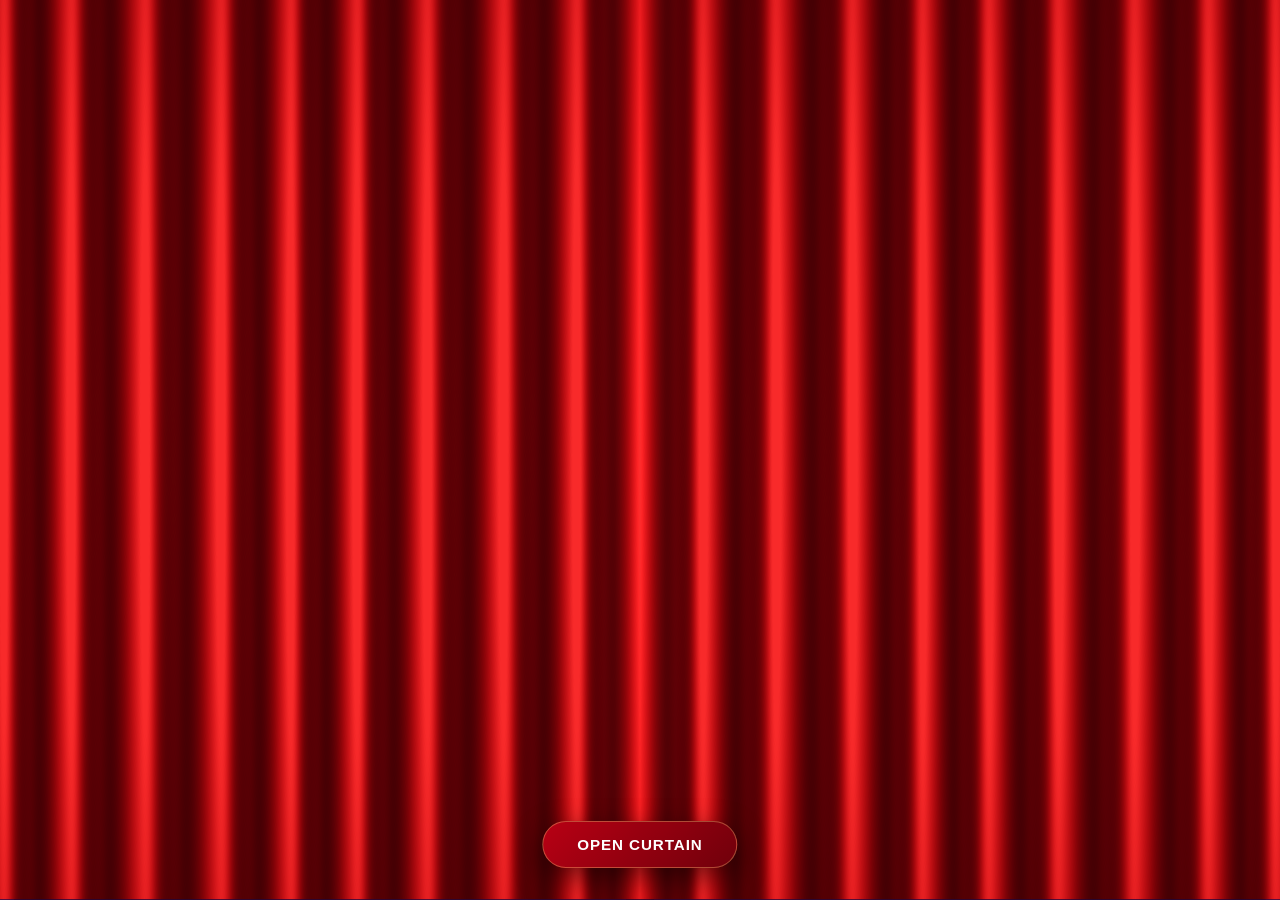
<file: testing/index.html>
<!DOCTYPE html>
<html lang="en">
<head>
  <meta charset="UTF-8" />
  <meta name="viewport" content="width=device-width, initial-scale=1.0" />
  <title>DivinAItion</title>
  <style>
    :root {
      --star-speed: 1;
      --star-trail-opacity: 1;
      --star-twinkle-intensity: 1;
    }

    *, *::before, *::after {
      box-sizing: border-box;
      margin: 0;
      padding: 0;
    }

    html, body {
      width: 100%;
      height: 100%;
      overflow: hidden;
      background: #020524;
      color: #f1f5f9;
      font-family: system-ui, -apple-system, BlinkMacSystemFont, "Segoe UI", sans-serif;
    }

    /* 1. Nocturne Starfield Background */
    .starfield-bg {
      position: fixed;
      inset: 0;
      z-index: 0;
      overflow: hidden;
      pointer-events: none;
      background:
        radial-gradient(ellipse 85% 45% at 50% 0%, rgba(16, 34, 118, 0.32) 0%, transparent 72%),
        radial-gradient(ellipse 90% 40% at 50% 100%, rgba(56, 18, 102, 0.38) 0%, transparent 75%),
        linear-gradient(
          180deg,
          #020836 0%,
          #030833 34%,
          #04041f 62%,
          #140632 84%,
          #210948 100%
        );
    }

    .starfield-layer {
      position: absolute;
      inset: 0;
    }

    .falling-star {
      position: absolute;
      top: 0;
      left: var(--x, 50%);
      width: var(--trail-w, 1.5px);
      height: var(--tail, 36vh);
      transform: translate3d(0, calc(-100% - 2vh), 0);
      opacity: 0;
      will-change: transform, opacity;
      animation: star-fall calc(var(--dur, 9.5s) / var(--star-speed)) linear infinite;
      animation-delay: calc(var(--delay, 0s) / var(--star-speed));
    }

    .falling-star__trail {
      position: absolute;
      inset: 0;
      border-radius: 999px;
      opacity: var(--star-trail-opacity);
      background: linear-gradient(
        to bottom,
        rgba(215, 224, 255, 0) 0%,
        rgba(215, 224, 255, 0.08) 38%,
        rgba(232, 236, 250, 0.34) 76%,
        var(--trail-tip, rgba(255, 252, 244, 0.78)) 100%
      );
    }

    .falling-star__head {
      position: absolute;
      bottom: 0;
      left: 50%;
      width: var(--head, 6px);
      height: var(--head, 6px);
      transform: translate(-50%, 50%);
      border-radius: 50%;
      background: radial-gradient(
        circle,
        #ffffff 0%,
        var(--tint, #eef2ff) 48%,
        transparent 76%
      );
      box-shadow:
        0 0 calc(var(--head, 6px) * 1.5) calc(var(--head, 6px) * 0.35) var(--glow, rgba(226, 232, 255, 0.72)),
        0 0 calc(var(--head, 6px) * 3.6) calc(var(--head, 6px) * 0.9) var(--halo, rgba(180, 198, 255, 0.28));
    }

    .falling-star__head::before,
    .falling-star__head::after {
      content: "";
      position: absolute;
      top: 50%;
      left: 50%;
      width: calc(var(--head, 6px) * 2.1);
      height: 1.5px;
      border-radius: 999px;
      background: radial-gradient(circle, rgba(255, 255, 255, 0.92) 0%, transparent 72%);
      transform: translate(-50%, -50%);
      opacity: 0.75;
    }

    .falling-star__head::after {
      transform: translate(-50%, -50%) rotate(90deg);
    }

    .falling-star--silver {
      --tint: #eef2ff;
      --trail-tip: rgba(235, 240, 255, 0.74);
      --glow: rgba(226, 233, 255, 0.72);
      --halo: rgba(176, 196, 255, 0.28);
    }

    .falling-star--ivory {
      --tint: #fff9ec;
      --trail-tip: rgba(255, 248, 232, 0.72);
      --glow: rgba(255, 244, 218, 0.68);
      --halo: rgba(242, 224, 185, 0.25);
    }

    .falling-star--champagne {
      --tint: #f8e9cc;
      --trail-tip: rgba(247, 230, 198, 0.72);
      --glow: rgba(245, 222, 178, 0.7);
      --halo: rgba(232, 198, 138, 0.26);
    }

    @keyframes star-fall {
      0% { transform: translate3d(0, calc(-100% - 2vh), 0); opacity: 0; }
      10% { opacity: var(--peak, 0.88); }
      42% { opacity: var(--peak, 0.88); }
      74% { opacity: calc(var(--peak, 0.88) * 0.42); }
      100% { transform: translate3d(0, calc(var(--fall, 58vh) - 100%), 0); opacity: 0; }
    }

    .micro-star {
      position: absolute;
      left: var(--x);
      top: var(--y);
      width: var(--size, 2px);
      height: var(--size, 2px);
      border-radius: 50%;
      background: rgba(232, 234, 248, 0.85);
      opacity: var(--base-op, 0.25);
      will-change: opacity, transform;
      animation: micro-shimmer var(--dur, 6s) ease-in-out infinite;
      animation-delay: var(--delay, 0s);
    }

    @keyframes micro-shimmer {
      0%, 100% { opacity: calc(var(--base-op, 0.25) * 0.5); transform: scale(0.85); }
      50% { opacity: calc(var(--base-op, 0.25) * 1.25); transform: scale(1.1); }
    }

    .twinkle-star {
      position: absolute;
      left: var(--x);
      bottom: var(--bottom);
      width: clamp(4px, calc(var(--size, 14px) * 0.82), var(--size, 14px));
      height: clamp(4px, calc(var(--size, 14px) * 0.82), var(--size, 14px));
      background: var(--color, #65547c);
      clip-path: polygon(
        50% 0%, 55% 32%, 60% 40%, 68% 45%,
        100% 50%, 68% 55%, 60% 60%, 55% 68%,
        50% 100%, 45% 68%, 40% 60%, 32% 55%,
        0% 50%, 32% 45%, 40% 40%, 45% 32%
      );
      opacity: var(--base-op, 0.72);
      will-change: opacity, transform;
      animation: star-twinkle var(--dur, 6s) ease-in-out infinite;
      animation-delay: var(--delay, 0s);
    }

    @keyframes star-twinkle {
      0%, 100% {
        opacity: max(0.08, calc(var(--base-op, 0.72) * (1 - 0.55 * var(--star-twinkle-intensity))));
        transform: scale(0.86);
      }
      50% {
        opacity: min(1, calc(var(--base-op, 0.72) * (1 + 0.28 * var(--star-twinkle-intensity))));
        transform: scale(calc(1 + 0.12 * var(--star-twinkle-intensity)));
      }
    }

    /* 2. Tarot Stage & VFX */
    .tarot-app {
      position: relative;
      z-index: 10;
      display: flex;
      flex-direction: column;
      width: 100%;
      height: 100dvh;
    }

    .tarot-stage {
      position: relative;
      flex: 1;
      display: flex;
      align-items: center;
      justify-content: center;
      overflow: hidden;
      padding: 24px 16px 115px;
    }

    .tarot-origin {
      position: relative;
      display: flex;
      align-items: center;
      justify-content: center;
    }

    .tarot-card {
      position: absolute;
      border-radius: 9px;
      background: #060508;
      box-shadow: 0 14px 30px rgba(0, 0, 0, 0.82);
      will-change: transform, opacity;
      user-select: none;
    }

    .tarot-card.is-interactive { cursor: pointer; }
    .tarot-card.is-interactive:hover { filter: brightness(1.12); }

    .tarot-card--singularity {
      pointer-events: none;
      opacity: 0;
      z-index: 30;
      box-shadow: 0 0 48px rgba(240, 192, 110, 0.45), 0 0 96px rgba(139, 92, 246, 0.35);
    }

    .tarot-card svg { display: block; width: 100%; height: 100%; }

    .vfx-altar, .vfx-ring, .vfx-core, .vfx-shockwave, .vfx-shockwave-inner {
      position: absolute;
      pointer-events: none;
    }

    .vfx-altar > div {
      width: 100%; height: 100%; border-radius: 999px;
      background: radial-gradient(ellipse at center, rgba(167, 139, 250, 0.24) 0%, rgba(109, 40, 217, 0.12) 45%, transparent 72%);
      filter: blur(22px);
    }

    .vfx-ring { opacity: 0; }
    .vfx-ring .r1 { position: absolute; inset: 0; border-radius: 999px; border: 1px solid rgba(252, 211, 77, 0.26); }
    .vfx-ring .r2 { position: absolute; inset: 7%; border-radius: 999px; border: 1px dashed rgba(196, 181, 253, 0.3); }
    .vfx-ring .r3 { position: absolute; inset: 16%; border-radius: 999px; border: 1px solid rgba(253, 230, 138, 0.15); }

    .vfx-core { opacity: 0; }
    .vfx-core > div {
      width: 100%; height: 100%; border-radius: 999px;
      background: radial-gradient(circle, rgba(255, 245, 214, 0.9) 0%, rgba(232, 175, 92, 0.45) 28%, rgba(124, 58, 237, 0.28) 58%, transparent 76%);
      filter: blur(24px);
    }

    .vfx-shockwave {
      opacity: 0; border-radius: 999px;
      border: 2px solid rgba(253, 230, 138, 0.85);
      box-shadow: 0 0 40px rgba(251, 191, 36, 0.65);
    }

    .vfx-shockwave-inner {
      opacity: 0; border-radius: 999px;
      border: 1px solid rgba(221, 214, 254, 0.72);
    }

    .vfx-flash {
      position: fixed; inset: 0; z-index: 20; pointer-events: none; opacity: 0;
      background: radial-gradient(circle at center, rgba(255, 244, 214, 0.75) 0%, rgba(167, 139, 250, 0.25) 32%, transparent 68%);
    }

    .controls {
      position: fixed;
      bottom: 16px;
      left: 50%;
      transform: translateX(-50%);
      z-index: 40;
      display: flex;
      flex-direction: column;
      align-items: center;
      gap: 8px;
      max-width: calc(100vw - 24px);
    }

    .status { font-size: 12px; color: rgba(203, 213, 225, 0.92); text-align: center; }
    .status strong { color: #fde68a; }

    .bar {
      display: flex;
      align-items: center;
      gap: 6px;
      padding: 6px;
      border-radius: 12px;
      border: 1px solid rgba(255, 255, 255, 0.12);
      background: rgba(7, 10, 38, 0.85);
      backdrop-filter: blur(12px);
      overflow-x: auto;
      max-width: 100%;
    }

    .btn {
      min-height: 40px;
      padding: 8px 14px;
      border: 0;
      border-radius: 8px;
      font-size: 12px;
      font-weight: 600;
      cursor: pointer;
      white-space: nowrap;
      transition: background-color 150ms ease, opacity 150ms ease;
    }

    .btn-primary { background: #fbbf24; color: #020617; }
    .btn-primary:hover { background: #fcd34d; }
    .btn-ghost { background: transparent; color: #e2e8f0; }
    .btn-ghost:hover { background: rgba(255, 255, 255, 0.1); }
    .btn:disabled { opacity: 0.4; cursor: not-allowed; }

    .stepper {
      display: inline-flex;
      align-items: center;
      gap: 2px;
      padding: 2px;
      border-radius: 8px;
      background: rgba(255, 255, 255, 0.06);
    }

    .stepper .btn { min-height: 36px; min-width: 34px; padding: 6px 10px; }
    .stepper-label {
      min-width: 66px;
      text-align: center;
      font-size: 12px;
      font-weight: 600;
      color: #fde68a;
      font-variant-numeric: tabular-nums;
    }

    /* 3. WebGL Velvet Curtain */
    .curtain-stage {
      position: fixed;
      inset: 0;
      z-index: 50;
      pointer-events: auto;
    }

    body.curtain-open .curtain-stage {
      pointer-events: none;
    }

    #curtainCanvas {
      display: block;
      width: 100%;
      height: 100%;
    }

    .tieback {
      position: absolute;
      top: 54%;
      height: 28px;
      z-index: 55;
      pointer-events: none;
      transform: translateY(-50%);
      filter: drop-shadow(0 4px 6px rgba(0, 0, 0, 0.55));
      will-change: width, opacity;
      opacity: 0;
    }

    .tieback--left { left: -6px; }
    .tieback--right {
      right: -6px;
      transform: translateY(-50%) scaleX(-1);
    }

    .toggle-btn {
      position: fixed;
      bottom: 32px;
      left: 50%;
      transform: translateX(-50%);
      z-index: 60;
      padding: 14px 34px;
      font-size: 0.95rem;
      font-weight: 600;
      letter-spacing: 0.06em;
      text-transform: uppercase;
      color: #fff;
      background: linear-gradient(135deg, #b80014, #70000b);
      border: 1px solid rgba(255, 215, 130, 0.35);
      border-radius: 999px;
      box-shadow: 0 10px 28px rgba(0, 0, 0, 0.5);
      cursor: pointer;
      transition: transform 0.25s ease, box-shadow 0.25s ease, background 0.25s ease, padding 0.25s ease, font-size 0.25s ease;
    }

    .toggle-btn:hover {
      transform: translateX(-50%) translateY(-2px);
      box-shadow: 0 14px 32px rgba(0, 0, 0, 0.6);
      background: linear-gradient(135deg, #d60018, #8c000e);
    }

    .toggle-btn:active {
      transform: translateX(-50%) translateY(0);
    }

    body.curtain-open .toggle-btn {
      bottom: auto;
      left: auto;
      top: 16px;
      right: 16px;
      transform: none;
      padding: 10px 20px;
      font-size: 0.78rem;
    }

    body.curtain-open .toggle-btn:hover {
      transform: translateY(-2px);
    }

    body.curtain-open .toggle-btn:active {
      transform: translateY(0);
    }

    @media (max-width: 640px) {
      .star--desktop-only { display: none; }
      .falling-star__head {
        width: calc(var(--head, 6px) * 0.88);
        height: calc(var(--head, 6px) * 0.88);
      }
      .twinkle-star {
        width: calc(var(--size, 14px) * 0.72);
        height: calc(var(--size, 14px) * 0.72);
      }
    }

    @media (prefers-reduced-motion: reduce) {
      .falling-star {
        animation: none;
        transform: translate3d(0, calc(var(--fall, 50vh) * 0.72 - 100%), 0);
        opacity: calc(var(--peak, 0.85) * 0.8);
      }
      .twinkle-star,
      .micro-star {
        animation: none;
      }
    }
  </style>
</head>
<body>

  <!-- 1. Nocturne Starfield Background -->
  <div class="starfield-bg" aria-hidden="true">
    <div class="starfield-layer">
      <span class="falling-star falling-star--silver" style="--x:2.5%;--tail:38vh;--fall:52vh;--head:7px;--trail-w:1.5px;--dur:9.2s;--delay:-3.8s;--peak:0.92"><span class="falling-star__trail"></span><span class="falling-star__head"></span></span>
      <span class="falling-star falling-star--ivory star--desktop-only" style="--x:5.8%;--tail:34vh;--fall:48vh;--head:5.5px;--trail-w:1px;--dur:11.4s;--delay:-6.9s;--peak:0.72"><span class="falling-star__trail"></span><span class="falling-star__head"></span></span>
      <span class="falling-star falling-star--champagne" style="--x:8.2%;--tail:44vh;--fall:62vh;--head:6.5px;--trail-w:1.5px;--dur:8.6s;--delay:-5.4s;--peak:0.88"><span class="falling-star__trail"></span><span class="falling-star__head"></span></span>
      <span class="falling-star falling-star--silver" style="--x:13.5%;--tail:46vh;--fall:60vh;--head:6px;--trail-w:1.5px;--dur:10.2s;--delay:-4.6s;--peak:0.86"><span class="falling-star__trail"></span><span class="falling-star__head"></span></span>
      <span class="falling-star falling-star--ivory star--desktop-only" style="--x:16%;--tail:54vh;--fall:74vh;--head:5.5px;--trail-w:1px;--dur:12.1s;--delay:-8.3s;--peak:0.78"><span class="falling-star__trail"></span><span class="falling-star__head"></span></span>
      <span class="falling-star falling-star--silver" style="--x:19.2%;--tail:28vh;--fall:42vh;--head:5px;--trail-w:1px;--dur:9.8s;--delay:-2.9s;--peak:0.65"><span class="falling-star__trail"></span><span class="falling-star__head"></span></span>
      <span class="falling-star falling-star--ivory" style="--x:21%;--tail:32vh;--fall:46vh;--head:5.5px;--trail-w:1.5px;--dur:8.9s;--delay:-5.1s;--peak:0.84"><span class="falling-star__trail"></span><span class="falling-star__head"></span></span>
      <span class="falling-star falling-star--silver star--desktop-only" style="--x:22.6%;--tail:20vh;--fall:36vh;--head:5.5px;--trail-w:1.5px;--dur:7.8s;--delay:-2.1s;--peak:0.88"><span class="falling-star__trail"></span><span class="falling-star__head"></span></span>
      <span class="falling-star falling-star--silver" style="--x:26.2%;--tail:50vh;--fall:70vh;--head:6.5px;--trail-w:1.5px;--dur:10.6s;--delay:-6.7s;--peak:0.9"><span class="falling-star__trail"></span><span class="falling-star__head"></span></span>
      <span class="falling-star falling-star--champagne" style="--x:30.1%;--tail:36vh;--fall:50vh;--head:5.5px;--trail-w:1.5px;--dur:9.4s;--delay:-4.2s;--peak:0.82"><span class="falling-star__trail"></span><span class="falling-star__head"></span></span>
      <span class="falling-star falling-star--silver star--desktop-only" style="--x:33.2%;--tail:16vh;--fall:30vh;--head:5px;--trail-w:1px;--dur:7.4s;--delay:-1.6s;--peak:0.72"><span class="falling-star__trail"></span><span class="falling-star__head"></span></span>
      <span class="falling-star falling-star--ivory" style="--x:36.8%;--tail:48vh;--fall:64vh;--head:5px;--trail-w:1px;--dur:11.6s;--delay:-7.8s;--peak:0.76"><span class="falling-star__trail"></span><span class="falling-star__head"></span></span>
      <span class="falling-star falling-star--silver" style="--x:38.9%;--tail:38vh;--fall:55vh;--head:6.5px;--trail-w:1.5px;--dur:8.8s;--delay:-4.8s;--peak:0.9"><span class="falling-star__trail"></span><span class="falling-star__head"></span></span>
      <span class="falling-star falling-star--silver" style="--x:44.4%;--tail:14vh;--fall:28vh;--head:6px;--trail-w:1.5px;--dur:7.2s;--delay:-1.1s;--peak:0.92"><span class="falling-star__trail"></span><span class="falling-star__head"></span></span>
      <span class="falling-star falling-star--silver" style="--x:51%;--tail:46vh;--fall:66vh;--head:6.5px;--trail-w:1.5px;--dur:9.9s;--delay:-5.9s;--peak:0.88"><span class="falling-star__trail"></span><span class="falling-star__head"></span></span>
      <span class="falling-star falling-star--ivory" style="--x:52.1%;--tail:54vh;--fall:74vh;--head:5.5px;--trail-w:1px;--dur:11.8s;--delay:-7.2s;--peak:0.8"><span class="falling-star__trail"></span><span class="falling-star__head"></span></span>
      <span class="falling-star falling-star--champagne star--desktop-only" style="--x:53.5%;--tail:36vh;--fall:50vh;--head:5.5px;--trail-w:1px;--dur:10.4s;--delay:-4.5s;--peak:0.78"><span class="falling-star__trail"></span><span class="falling-star__head"></span></span>
      <span class="falling-star falling-star--silver" style="--x:60.9%;--tail:31vh;--fall:45vh;--head:5.5px;--trail-w:1.5px;--dur:8.7s;--delay:-3.3s;--peak:0.82"><span class="falling-star__trail"></span><span class="falling-star__head"></span></span>
      <span class="falling-star falling-star--silver" style="--x:63.8%;--tail:56vh;--fall:78vh;--head:6.5px;--trail-w:1.5px;--dur:10.8s;--delay:-6.4s;--peak:0.9"><span class="falling-star__trail"></span><span class="falling-star__head"></span></span>
      <span class="falling-star falling-star--ivory star--desktop-only" style="--x:66.2%;--tail:36vh;--fall:52vh;--head:5px;--trail-w:1px;--dur:11.2s;--delay:-5.8s;--peak:0.68"><span class="falling-star__trail"></span><span class="falling-star__head"></span></span>
      <span class="falling-star falling-star--silver" style="--x:70.6%;--tail:20vh;--fall:34vh;--head:6px;--trail-w:1.5px;--dur:7.9s;--delay:-2.2s;--peak:0.88"><span class="falling-star__trail"></span><span class="falling-star__head"></span></span>
      <span class="falling-star falling-star--champagne" style="--x:74.1%;--tail:50vh;--fall:70vh;--head:5.5px;--trail-w:1px;--dur:10.9s;--delay:-7.1s;--peak:0.76"><span class="falling-star__trail"></span><span class="falling-star__head"></span></span>
      <span class="falling-star falling-star--silver" style="--x:80.2%;--tail:33vh;--fall:48vh;--head:6.5px;--trail-w:1.5px;--dur:9.1s;--delay:-3.7s;--peak:0.9"><span class="falling-star__trail"></span><span class="falling-star__head"></span></span>
      <span class="falling-star falling-star--ivory star--desktop-only" style="--x:82.8%;--tail:44vh;--fall:60vh;--head:5.5px;--trail-w:1px;--dur:10.5s;--delay:-5.5s;--peak:0.82"><span class="falling-star__trail"></span><span class="falling-star__head"></span></span>
      <span class="falling-star falling-star--silver" style="--x:88%;--tail:18vh;--fall:32vh;--head:6px;--trail-w:1.5px;--dur:7.6s;--delay:-1.9s;--peak:0.88"><span class="falling-star__trail"></span><span class="falling-star__head"></span></span>
      <span class="falling-star falling-star--silver" style="--x:90.4%;--tail:36vh;--fall:52vh;--head:6.5px;--trail-w:1.5px;--dur:9.3s;--delay:-4.1s;--peak:0.9"><span class="falling-star__trail"></span><span class="falling-star__head"></span></span>
      <span class="falling-star falling-star--ivory star--desktop-only" style="--x:94.5%;--tail:26vh;--fall:40vh;--head:5px;--trail-w:1px;--dur:8.4s;--delay:-2.7s;--peak:0.74"><span class="falling-star__trail"></span><span class="falling-star__head"></span></span>
      <span class="falling-star falling-star--champagne" style="--x:97.6%;--tail:52vh;--fall:72vh;--head:6.5px;--trail-w:1.5px;--dur:10.7s;--delay:-6.5s;--peak:0.88"><span class="falling-star__trail"></span><span class="falling-star__head"></span></span>
    </div>
    <div class="starfield-layer">
      <span class="micro-star" style="--x:1.4%;--y:58.2%;--size:2px;--base-op:0.28;--dur:5.4s;--delay:-1.2s"></span>
      <span class="micro-star" style="--x:7.2%;--y:61.5%;--size:2px;--base-op:0.24;--dur:6.8s;--delay:-3.4s"></span>
      <span class="micro-star" style="--x:18.4%;--y:48%;--size:2px;--base-op:0.22;--dur:7.2s;--delay:-2.1s"></span>
      <span class="micro-star" style="--x:29.8%;--y:42.5%;--size:2px;--base-op:0.25;--dur:5.9s;--delay:-4.5s"></span>
      <span class="micro-star" style="--x:41.7%;--y:55.8%;--size:2.5px;--base-op:0.3;--dur:6.1s;--delay:-0.9s"></span>
      <span class="micro-star" style="--x:43.2%;--y:35.6%;--size:2px;--base-op:0.26;--dur:7.5s;--delay:-5.2s"></span>
      <span class="micro-star" style="--x:46.2%;--y:41%;--size:2.5px;--base-op:0.34;--dur:5.2s;--delay:-2.8s"></span>
      <span class="micro-star" style="--x:55.6%;--y:26.8%;--size:2px;--base-op:0.22;--dur:6.4s;--delay:-3.9s"></span>
      <span class="micro-star" style="--x:67.4%;--y:49.3%;--size:2px;--base-op:0.24;--dur:6.9s;--delay:-1.7s"></span>
      <span class="micro-star" style="--x:77.8%;--y:52.1%;--size:2px;--base-op:0.22;--dur:5.8s;--delay:-4.1s"></span>
      <span class="micro-star" style="--x:95.3%;--y:64.5%;--size:2.5px;--base-op:0.3;--dur:6.3s;--delay:-2.4s"></span>
    </div>
    <div class="starfield-layer">
      <span class="twinkle-star" style="--x:2.8%;--bottom:6.2%;--size:8px;--color:#58476e;--base-op:0.72;--dur:5.2s;--delay:-1.1s"></span>
      <span class="twinkle-star" style="--x:5.1%;--bottom:9.8%;--size:18px;--color:#6b567f;--base-op:0.78;--dur:6.4s;--delay:-3.2s"></span>
      <span class="twinkle-star" style="--x:8.6%;--bottom:5.2%;--size:14px;--color:#5d4c73;--base-op:0.7;--dur:5.8s;--delay:-0.7s"></span>
      <span class="twinkle-star" style="--x:9.4%;--bottom:2.8%;--size:20px;--color:#6f5a83;--base-op:0.76;--dur:7.1s;--delay:-4.3s"></span>
      <span class="twinkle-star" style="--x:12.7%;--bottom:22.8%;--size:16px;--color:#6c5a82;--base-op:0.78;--dur:4.9s;--delay:-2.4s"></span>
      <span class="twinkle-star" style="--x:15.8%;--bottom:29.6%;--size:16px;--color:#68557c;--base-op:0.75;--dur:6.2s;--delay:-1.8s"></span>
      <span class="twinkle-star" style="--x:16%;--bottom:1.2%;--size:13px;--color:#5b4b70;--base-op:0.72;--dur:5.5s;--delay:-3.9s"></span>
      <span class="twinkle-star" style="--x:18.2%;--bottom:10.8%;--size:14px;--color:#5f4e74;--base-op:0.74;--dur:6.7s;--delay:-2.1s"></span>
      <span class="twinkle-star" style="--x:18.9%;--bottom:25.4%;--size:20px;--color:#75628b;--base-op:0.82;--dur:5.1s;--delay:-4.6s"></span>
      <span class="twinkle-star" style="--x:19.7%;--bottom:22.6%;--size:10px;--color:#58496d;--base-op:0.68;--dur:4.6s;--delay:-0.4s"></span>
      <span class="twinkle-star" style="--x:21%;--bottom:22.1%;--size:9px;--color:#5c4d72;--base-op:0.7;--dur:5.9s;--delay:-3.1s"></span>
      <span class="twinkle-star star--desktop-only" style="--x:22.1%;--bottom:25.1%;--size:18px;--color:#725f88;--base-op:0.8;--dur:6.5s;--delay:-1.5s"></span>
      <span class="twinkle-star" style="--x:24%;--bottom:4.5%;--size:7px;--color:#544469;--base-op:0.65;--dur:4.8s;--delay:-2.8s"></span>
      <span class="twinkle-star" style="--x:26.6%;--bottom:32.1%;--size:22px;--color:#6f5c84;--base-op:0.78;--dur:7.4s;--delay:-5s"></span>
      <span class="twinkle-star" style="--x:28.8%;--bottom:16.2%;--size:14px;--color:#5b4b72;--base-op:0.72;--dur:5.6s;--delay:-1.9s"></span>
      <span class="twinkle-star star--desktop-only" style="--x:29.2%;--bottom:28.2%;--size:10px;--color:#62527a;--base-op:0.74;--dur:4.7s;--delay:-3.5s"></span>
      <span class="twinkle-star" style="--x:30.2%;--bottom:24.2%;--size:17px;--color:#685780;--base-op:0.76;--dur:6.3s;--delay:-0.9s"></span>
      <span class="twinkle-star star--desktop-only" style="--x:28.1%;--bottom:10.3%;--size:7px;--color:#524367;--base-op:0.66;--dur:5.3s;--delay:-2.2s"></span>
      <span class="twinkle-star star--desktop-only" style="--x:32.6%;--bottom:17.8%;--size:16px;--color:#63527b;--base-op:0.74;--dur:6.9s;--delay:-4.1s"></span>
      <span class="twinkle-star" style="--x:33.5%;--bottom:24.8%;--size:18px;--color:#6a5882;--base-op:0.78;--dur:5.7s;--delay:-2.7s"></span>
      <span class="twinkle-star" style="--x:34.1%;--bottom:8.8%;--size:13px;--color:#594970;--base-op:0.7;--dur:6.1s;--delay:-1.3s"></span>
      <span class="twinkle-star" style="--x:35.5%;--bottom:0.6%;--size:9px;--color:#534468;--base-op:0.68;--dur:5s;--delay:-3.8s"></span>
      <span class="twinkle-star" style="--x:61.6%;--bottom:10.8%;--size:8px;--color:#59486d;--base-op:0.68;--dur:5.4s;--delay:-2s"></span>
      <span class="twinkle-star" style="--x:63.2%;--bottom:20.6%;--size:17px;--color:#65547c;--base-op:0.76;--dur:6.6s;--delay:-4.4s"></span>
      <span class="twinkle-star star--desktop-only" style="--x:67.4%;--bottom:21.8%;--size:12px;--color:#5d4c73;--base-op:0.72;--dur:5.1s;--delay:-1.2s"></span>
      <span class="twinkle-star" style="--x:69.5%;--bottom:1.9%;--size:15px;--color:#66537b;--base-op:0.75;--dur:6.8s;--delay:-3.6s"></span>
      <span class="twinkle-star" style="--x:72.7%;--bottom:5.6%;--size:16px;--color:#68557d;--base-op:0.76;--dur:5.9s;--delay:-0.8s"></span>
      <span class="twinkle-star" style="--x:72.8%;--bottom:30.2%;--size:19px;--color:#6c5a84;--base-op:0.8;--dur:7.2s;--delay:-4.9s"></span>
      <span class="twinkle-star" style="--x:75.8%;--bottom:15.8%;--size:12px;--color:#6d577e;--base-op:0.74;--dur:4.8s;--delay:-2.5s"></span>
      <span class="twinkle-star star--desktop-only" style="--x:75.9%;--bottom:27.6%;--size:8px;--color:#5e4d74;--base-op:0.7;--dur:5.3s;--delay:-1.6s"></span>
      <span class="twinkle-star" style="--x:76.3%;--bottom:25.8%;--size:12px;--color:#68547b;--base-op:0.74;--dur:6.4s;--delay:-3.7s"></span>
      <span class="twinkle-star" style="--x:82.1%;--bottom:23.8%;--size:7px;--color:#57476c;--base-op:0.68;--dur:4.9s;--delay:-0.5s"></span>
      <span class="twinkle-star" style="--x:86.2%;--bottom:34.4%;--size:8px;--color:#56476d;--base-op:0.7;--dur:6s;--delay:-2.9s"></span>
      <span class="twinkle-star" style="--x:86.8%;--bottom:1.6%;--size:11px;--color:#5f4d73;--base-op:0.72;--dur:5.7s;--delay:-4.2s"></span>
      <span class="twinkle-star" style="--x:88.1%;--bottom:19.2%;--size:22px;--color:#6d5b85;--base-op:0.8;--dur:7s;--delay:-1.4s"></span>
      <span class="twinkle-star" style="--x:91.6%;--bottom:9.2%;--size:9px;--color:#5b4b71;--base-op:0.7;--dur:5.2s;--delay:-3.3s"></span>
      <span class="twinkle-star" style="--x:95%;--bottom:4%;--size:20px;--color:#705b84;--base-op:0.78;--dur:6.3s;--delay:-2.6s"></span>
      <span class="twinkle-star star--desktop-only" style="--x:97.6%;--bottom:1.5%;--size:14px;--color:#64527a;--base-op:0.74;--dur:5.6s;--delay:-0.9s"></span>
    </div>
  </div>

  <!-- 2. Tarot Card Shuffle Stage -->
  <div class="tarot-app">
    <main class="tarot-stage" id="stage">
      <div class="vfx-altar" id="altarGlow"><div></div></div>
      <div class="vfx-ring" id="mandalaRing"><div class="r1"></div><div class="r2"></div><div class="r3"></div></div>
      <div class="vfx-core" id="coreGlow"><div></div></div>
      <div class="vfx-shockwave" id="swOuter"></div>
      <div class="vfx-shockwave-inner" id="swInner"></div>
      <div class="vfx-flash" id="flash"></div>
      <div class="tarot-origin" id="origin">
        <div class="tarot-card tarot-card--singularity" id="singularity"></div>
      </div>
    </main>

    <footer class="controls">
      <div class="status" id="status"><strong>Formation</strong> · 78 cards aligned</div>
      <div class="bar">
        <button type="button" class="btn btn-primary" id="shuffleBtn">Shuffle Cards</button>
        <button type="button" class="btn btn-ghost" id="resetBtn" disabled>Reset</button>
        <div class="stepper" aria-label="Number of cards">
          <button type="button" class="btn btn-ghost" id="decBtn" aria-label="Decrease cards">-</button>
          <span class="stepper-label" id="countLabel">78 cards</span>
          <button type="button" class="btn btn-ghost" id="incBtn" aria-label="Increase cards">+</button>
        </div>
      </div>
    </footer>
  </div>

  <!-- 3. WebGL Velvet Curtain & Gold Tie-Backs -->
  <div class="curtain-stage" id="curtainStage">
    <canvas id="curtainCanvas"></canvas>

    <svg class="tieback tieback--left" id="tiebackLeft" viewBox="0 0 220 36" preserveAspectRatio="none">
      <defs>
        <linearGradient id="goldGrad" x1="0" y1="0" x2="0" y2="1">
          <stop offset="0%" stop-color="#fff0a6"/>
          <stop offset="35%" stop-color="#e5b342"/>
          <stop offset="75%" stop-color="#9e6d14"/>
          <stop offset="100%" stop-color="#f5cf6b"/>
        </linearGradient>
        <pattern id="braidPattern" width="18" height="18" patternUnits="userSpaceOnUse">
          <path d="M-4,18 L18,-4 M0,22 L22,0" stroke="#5c3b04" stroke-width="3.5"/>
          <path d="M-2,16 L16,-2" stroke="#fff6c7" stroke-width="2"/>
        </pattern>
      </defs>
      <path d="M 0,6 Q 110,16 212,12 C 218,12 218,20 210,20 Q 110,23 0,14 Z" fill="url(#goldGrad)" stroke="#4a2e00" stroke-width="1"/>
      <path d="M 0,6 Q 110,16 212,12 C 218,12 218,20 210,20 Q 110,23 0,14 Z" fill="url(#braidPattern)" opacity="0.65"/>
      <path d="M 0,15 Q 110,24 210,19 C 216,19 216,27 208,27 Q 110,31 0,23 Z" fill="url(#goldGrad)" stroke="#4a2e00" stroke-width="1"/>
      <path d="M 0,15 Q 110,24 210,19 C 216,19 216,27 208,27 Q 110,31 0,23 Z" fill="url(#braidPattern)" opacity="0.65"/>
    </svg>

    <svg class="tieback tieback--right" id="tiebackRight" viewBox="0 0 220 36" preserveAspectRatio="none">
      <path d="M 0,6 Q 110,16 212,12 C 218,12 218,20 210,20 Q 110,23 0,14 Z" fill="url(#goldGrad)" stroke="#4a2e00" stroke-width="1"/>
      <path d="M 0,6 Q 110,16 212,12 C 218,12 218,20 210,20 Q 110,23 0,14 Z" fill="url(#braidPattern)" opacity="0.65"/>
      <path d="M 0,15 Q 110,24 210,19 C 216,19 216,27 208,27 Q 110,31 0,23 Z" fill="url(#goldGrad)" stroke="#4a2e00" stroke-width="1"/>
      <path d="M 0,15 Q 110,24 210,19 C 216,19 216,27 208,27 Q 110,31 0,23 Z" fill="url(#braidPattern)" opacity="0.65"/>
    </svg>
  </div>

  <button type="button" class="toggle-btn" id="toggleBtn">Open Curtain</button>

  <!-- Tarot Shuffle Script -->
  <script>
    (function () {
      const MIN_CARDS = 4;
      const MAX_CARDS = 78;
      let cardCount = 78;

      const REFERENCE_12 = [
        { dx: 0, dy: -82, z: 1 }, { dx: -82, dy: -58, z: 4 }, { dx: 82, dy: -58, z: 4 },
        { dx: -136, dy: -36, z: 3 }, { dx: 136, dy: -36, z: 3 }, { dx: -174, dy: -12, z: 2 },
        { dx: 174, dy: -12, z: 2 }, { dx: -134, dy: 24, z: 5 }, { dx: 134, dy: 24, z: 5 },
        { dx: -72, dy: 58, z: 6 }, { dx: 72, dy: 58, z: 6 }, { dx: 0, dy: 86, z: 7 },
      ];

      function buildCardSlots(count) {
        if (count === 12) return REFERENCE_12;
        return Array.from({ length: count }, (_, i) => {
          const angle = (i / count) * Math.PI * 2 - Math.PI / 2;
          return {
            dx: Math.round(Math.cos(angle) * 174),
            dy: Math.round(Math.sin(angle) * 84),
            z: Math.round(((Math.sin(angle) + 1) / 2) * count) + 1,
          };
        });
      }

      function cardSvg(id) {
        return `<svg viewBox="0 0 200 320" fill="none" xmlns="http://www.w3.org/2000/svg">
          <defs>
            <linearGradient id="g-${id}" x1="20" y1="10" x2="180" y2="310" gradientUnits="userSpaceOnUse">
              <stop offset="0%" stop-color="#f2c47d"/><stop offset="50%" stop-color="#d48c3e"/><stop offset="100%" stop-color="#b8722c"/>
            </linearGradient>
          </defs>
          <rect width="200" height="320" rx="10" fill="#050408"/>
          <rect x="5.5" y="5.5" width="189" height="309" rx="7.5" stroke="url(#g-${id})" stroke-width="2.2"/>
          <rect x="10.5" y="10.5" width="179" height="299" rx="5" stroke="url(#g-${id})" stroke-width="1.1" opacity="0.8"/>
          <g stroke="url(#g-${id})" stroke-linecap="round" stroke-linejoin="round">
            <path d="M16 56 C16 28,32 17,56 17 C42 22,34 31,35 44 C36 53,45 55,49 48" stroke-width="1.5"/>
            <path d="M184 56 C184 28,168 17,144 17 C158 22,166 31,165 44 C164 53,155 55,151 48" stroke-width="1.5"/>
            <path d="M100 18 C88 32,86 50,100 66 C114 50,112 32,100 18 Z M100 58 C82 40,62 34,50 48 C65 49,77 59,86 78 M100 58 C118 40,138 34,150 48 C135 49,123 59,114 78 M100 22 L100 124" stroke-width="1.5"/>
            <g transform="translate(0,320) scale(1,-1)">
              <path d="M16 56 C16 28,32 17,56 17 C42 22,34 31,35 44 C36 53,45 55,49 48" stroke-width="1.5"/>
              <path d="M184 56 C184 28,168 17,144 17 C158 22,166 31,165 44 C164 53,155 55,151 48" stroke-width="1.5"/>
              <path d="M100 18 C88 32,86 50,100 66 C114 50,112 32,100 18 Z M100 58 C82 40,62 34,50 48 C65 49,77 59,86 78 M100 58 C118 40,138 34,150 48 C135 49,123 59,114 78 M100 22 L100 124" stroke-width="1.5"/>
            </g>
            <ellipse cx="100" cy="160" rx="54" ry="31" fill="#060408" stroke-width="1.7"/>
            <ellipse cx="100" cy="160" rx="34" ry="18.5" stroke-width="1.6"/>
            <ellipse cx="100" cy="160" rx="22" ry="12.5" fill="#030204" stroke-width="1.9"/>
          </g>
        </svg>`;
      }

      const T_SHUFFLE = 2.25, T_CIRCLE = 5.15, T_CONVERGE = 6.75, T_SINGULARITY = 8.15;
      const stage = document.getElementById('stage');
      const origin = document.getElementById('origin');
      const altarGlow = document.getElementById('altarGlow');
      const mandalaRing = document.getElementById('mandalaRing');
      const coreGlow = document.getElementById('coreGlow');
      const swOuter = document.getElementById('swOuter');
      const swInner = document.getElementById('swInner');
      const flash = document.getElementById('flash');
      const singularity = document.getElementById('singularity');
      const statusEl = document.getElementById('status');
      const shuffleBtn = document.getElementById('shuffleBtn');
      const resetBtn = document.getElementById('resetBtn');
      const decBtn = document.getElementById('decBtn');
      const incBtn = document.getElementById('incBtn');
      const countLabel = document.getElementById('countLabel');

      singularity.innerHTML = cardSvg('sing');

      const clamp01 = (v) => (v < 0 ? 0 : v > 1 ? 1 : v);
      const easeOutCubic = (t) => 1 - Math.pow(1 - clamp01(t), 3);
      const easeInOutCubic = (t) => { const x = clamp01(t); return x < 0.5 ? 4 * x * x * x : 1 - Math.pow(-2 * x + 2, 3) / 2; };
      const easeInQuad = (t) => clamp01(t) * clamp01(t);
      const easeInQuart = (t) => Math.pow(clamp01(t), 4);
      const easeOutQuint = (t) => 1 - Math.pow(1 - clamp01(t), 5);

      let slots = [], cards = [], scale = 1, radius = 220, phase = 'idle', rafId = 0;

      function rebuildDeck(nextCount) {
        cardCount = Math.max(MIN_CARDS, Math.min(MAX_CARDS, nextCount));
        countLabel.textContent = cardCount + ' cards';
        decBtn.disabled = cardCount <= MIN_CARDS;
        incBtn.disabled = cardCount >= MAX_CARDS;

        cards.forEach((el) => el.remove());
        slots = buildCardSlots(cardCount);
        cards = slots.map((_, i) => {
          const el = document.createElement('div');
          el.className = 'tarot-card is-interactive';
          el.innerHTML = cardSvg(i);
          el.addEventListener('click', () => { if (phase === 'idle' || phase === 'deck') start(); });
          origin.insertBefore(el, singularity);
          return el;
        });
        measure();
        reset();
      }

      function measure() {
        const rect = stage.getBoundingClientRect();
        scale = Math.max(0.54, Math.min(rect.width / 540, rect.height / 470, 1.2));
        const w = Math.round(92 * scale), h = Math.round(w * 1.6);
        radius = Math.max(96, Math.min(rect.width * 0.30, rect.height * 0.29, 232));
        cards.forEach((el) => { el.style.width = w + 'px'; el.style.height = h + 'px'; });
        singularity.style.width = w + 'px'; singularity.style.height = h + 'px';
        altarGlow.style.width = Math.round(380 * scale) + 'px'; altarGlow.style.height = Math.round(240 * scale) + 'px';
        mandalaRing.style.width = Math.round(radius * 2.18) + 'px'; mandalaRing.style.height = Math.round(radius * 2.18) + 'px';
        coreGlow.style.width = Math.round(280 * scale) + 'px'; coreGlow.style.height = Math.round(280 * scale) + 'px';
        swOuter.style.width = Math.round(210 * scale) + 'px'; swOuter.style.height = Math.round(210 * scale) + 'px';
        swInner.style.width = Math.round(180 * scale) + 'px'; swInner.style.height = Math.round(180 * scale) + 'px';
        if (phase === 'idle') reset();
      }

      function reset() {
        cancelAnimationFrame(rafId);
        phase = 'idle';
        statusEl.innerHTML = `<strong>Formation</strong> · ${cardCount} cards aligned`;
        shuffleBtn.textContent = 'Shuffle Cards';
        resetBtn.disabled = true;
        slots.forEach((s, i) => {
          cards[i].classList.add('is-interactive');
          cards[i].style.transform = `translate3d(${s.dx * scale}px, ${s.dy * scale}px, 0) rotate(0deg) scale(1)`;
          cards[i].style.opacity = '1';
          cards[i].style.zIndex = String(s.z);
        });
        altarGlow.style.opacity = '1';
        altarGlow.style.transform = `translateY(${Math.round(118 * scale)}px)`;
        mandalaRing.style.opacity = coreGlow.style.opacity = swOuter.style.opacity = swInner.style.opacity = flash.style.opacity = singularity.style.opacity = '0';
      }

      function start() {
        cancelAnimationFrame(rafId);
        phase = 'shuffling';
        shuffleBtn.textContent = 'Replay Sequence';
        resetBtn.disabled = false;
        cards.forEach((el) => el.classList.remove('is-interactive'));

        const count = cardCount;
        const mid = (count - 1) / 2;
        const stepX = Math.min(1.15, 13 / count);
        const stepY = Math.min(1.8, 20 / count);
        const stagger = Math.min(0.032, 0.38 / count);
        const halfRank = Math.max(1, Math.floor(count / 4));
        let last = performance.now(), elapsed = 0;

        function tick(now) {
          const dt = Math.min((now - last) / 1000, 0.05);
          last = now; elapsed += dt;

          if (elapsed < T_SHUFFLE) {
            statusEl.innerHTML = '<strong>Shuffling</strong> · Riffle weave';
            const t = elapsed;
            slots.forEach((s, i) => {
              const sx = s.dx * scale, sy = s.dy * scale, side = i % 2 === 0 ? -1 : 1, rank = Math.floor(i / 2);
              let x = 0, y = 0, rot = 0, sc = 1, z = s.z;
              if (t < 0.42) {
                const u = easeOutCubic(t / 0.42);
                x = sx + (side * (95 + (rank % 6) * 18) * scale - sx) * u;
                y = sy + ((rank - halfRank) * Math.min(14, 70 / count) * scale - sy) * u;
                rot = side * (11 + (rank % 6) * 3.2) * u; sc = 1 + 0.04 * u; z = i + 2;
              } else if (t < 1.8) {
                const p = (t - 0.42) / 1.38, wp = p * Math.PI * 3 + i * (3.12 / count), sw = Math.cos(wp);
                const env = Math.sin(Math.min(1, p * 1.15) * Math.PI * 0.5) * (1 - 0.25 * p);
                x = side * sw * (128 + (i % 3) * 24) * scale * (0.45 + 0.55 * env);
                y = Math.sin(wp * 2) * 28 * scale + (rank - halfRank) * 4 * scale * (1 - p);
                rot = side * sw * 17; sc = 1.04 + 0.04 * Math.abs(Math.sin(wp));
                z = Math.round(count * 0.6 + Math.sin(wp) * (count * 0.5));
              } else {
                const u = easeInOutCubic((t - 1.8) / 0.45), we = Math.PI * 3 + i * (3.12 / count), se = Math.cos(we);
                x = side * se * (128 + (i % 3) * 24) * scale * 0.86 * (1 - u);
                y = Math.sin(we * 2) * 28 * scale * (1 - u);
                rot = side * se * 17 * (1 - u); sc = 1.04 - 0.04 * u; z = i + 1;
              }
              cards[i].style.transform = `translate3d(${x.toFixed(2)}px, ${y.toFixed(2)}px, 0) rotate(${rot.toFixed(2)}deg) scale(${sc.toFixed(3)})`;
              cards[i].style.opacity = '1'; cards[i].style.zIndex = String(z);
            });
            altarGlow.style.opacity = clamp01(1 - elapsed / 1.4).toFixed(3);
          } else if (elapsed < T_CIRCLE) {
            if (phase !== 'circle') { phase = 'circle'; statusEl.innerHTML = '<strong>Orbital Circle</strong> · Rotating ring'; }
            const tau = elapsed - T_SHUFFLE, bu = clamp01(tau / 0.85), r = radius * easeOutQuint(bu);
            const theta = 0.35 * tau + 0.38 * tau * tau, rb = easeOutCubic(clamp01(tau / 0.5));
            slots.forEach((_, i) => {
              const ang = (i / count) * Math.PI * 2 - Math.PI / 2 + theta;
              cards[i].style.transform = `translate3d(${(r * Math.cos(ang)).toFixed(2)}px, ${(r * Math.sin(ang)).toFixed(2)}px, 0) rotate(${(((ang * 180) / Math.PI + 90) * rb).toFixed(2)}deg) scale(1)`;
              cards[i].style.opacity = '1'; cards[i].style.zIndex = String(i + 2);
            });
            mandalaRing.style.opacity = (easeOutCubic(clamp01(tau / 0.75)) * 0.85).toFixed(3);
            mandalaRing.style.transform = `scale(${(0.35 + 0.65 * easeOutQuint(bu)).toFixed(3)}) rotate(${(-(theta * 180) / Math.PI * 0.55).toFixed(2)}deg)`;
          } else if (elapsed < T_CONVERGE) {
            if (phase !== 'converging') { phase = 'converging'; statusEl.innerHTML = '<strong>Convergence</strong> · Spiraling inward'; }
            const dur = T_CONVERGE - T_CIRCLE, s = clamp01((elapsed - T_CIRCLE) / dur);
            const cd = T_CIRCLE - T_SHUFFLE, t0 = 0.35 * cd + 0.38 * cd * cd, w0 = 0.35 + 0.76 * cd;
            const theta = t0 + dur * (w0 * s + 6.2 * Math.pow(s, 2.35)), r = radius * (1 - easeInQuart(s));
            const sc = 1 - 0.16 * easeInQuad(s), op = s > 0.9 ? clamp01(1 - (s - 0.9) / 0.1) : 1;
            slots.forEach((_, i) => {
              const ang = (i / count) * Math.PI * 2 - Math.PI / 2 + theta;
              cards[i].style.transform = `translate3d(${(r * Math.cos(ang)).toFixed(2)}px, ${(r * Math.sin(ang)).toFixed(2)}px, 0) rotate(${((ang * 180) / Math.PI + 90).toFixed(2)}deg) scale(${sc.toFixed(3)})`;
              cards[i].style.opacity = op.toFixed(3);
            });
            mandalaRing.style.opacity = (0.85 * (1 - easeInQuad(s))).toFixed(3);
            coreGlow.style.opacity = (0.5 + 0.5 * easeInQuad(s)).toFixed(3);
            coreGlow.style.transform = `scale(${(0.7 + 0.85 * easeInQuart(s)).toFixed(3)})`;
          } else if (elapsed < T_SINGULARITY) {
            if (phase !== 'singularity') { phase = 'singularity'; statusEl.innerHTML = `<strong>Singularity</strong> · All ${count} cards fused into one`; }
            const post = elapsed - T_CONVERGE;
            if (post < 0.1) cards.forEach((el) => { el.style.opacity = '0'; });
            mandalaRing.style.opacity = '0';
            const sw = clamp01(post / 1.05);
            swOuter.style.opacity = (sw < 1 ? (1 - sw) * 0.92 : 0).toFixed(3);
            swOuter.style.transform = `scale(${(0.15 + 3.1 * easeOutQuint(sw)).toFixed(3)})`;
            const sw2 = clamp01((post - 0.08) / 0.85);
            swInner.style.opacity = (post > 0.08 && sw2 < 1 ? (1 - sw2) * 0.75 : 0).toFixed(3);
            swInner.style.transform = `scale(${(0.12 + 2.2 * easeOutCubic(sw2)).toFixed(3)})`;
            const fl = clamp01(post / 0.55);
            flash.style.opacity = (fl < 1 ? Math.pow(1 - fl, 2) * 0.85 : 0).toFixed(3);
            const em = easeOutQuint(clamp01(post / 0.45));
            singularity.style.opacity = em.toFixed(3);
            singularity.style.transform = `translate3d(0, ${(Math.sin(post * 2.2) * 5 * scale).toFixed(2)}px, 0) scale(${(0.72 + 0.5 * em).toFixed(3)})`;
          } else {
            if (phase !== 'deck') {
              phase = 'deck';
              statusEl.innerHTML = `<strong>Deck Ready</strong> · Stacked ${count}-card deck`;
              cards.forEach((el) => el.classList.add('is-interactive'));
            }
            const pd = elapsed - T_SINGULARITY;
            swOuter.style.opacity = swInner.style.opacity = flash.style.opacity = '0';
            singularity.style.opacity = clamp01(1 - pd / 0.32).toFixed(3);
            singularity.style.transform = `scale(${(1.22 - 0.16 * easeOutCubic(clamp01(pd / 0.32))).toFixed(3)})`;
            const cf = easeOutCubic(clamp01(pd / 0.85));
            coreGlow.style.opacity = (0.75 * (1 - cf) + 0.32 * cf).toFixed(3);
            coreGlow.style.transform = `scale(${(1.15 - 0.25 * cf).toFixed(3)})`;
            slots.forEach((_, i) => {
              const d = i * stagger, u = easeOutQuint(clamp01((pd - d) / 0.56)), ap = clamp01((pd - d * 0.5) / 0.18);
              const x = (i - mid) * stepX * scale * u;
              const y = (-18 * scale) * (1 - u) + (mid - i) * stepY * scale * u;
              const rot = (i === count - 1 ? 0 : ((i % 3) - 1) * 0.55) * u;
              cards[i].style.transform = `translate3d(${x.toFixed(2)}px, ${y.toFixed(2)}px, 0) rotate(${rot.toFixed(2)}deg) scale(${(1.22 - 0.16 * u).toFixed(3)})`;
              cards[i].style.opacity = ap.toFixed(3);
              cards[i].style.zIndex = String(i + 2);
            });
          }
          rafId = requestAnimationFrame(tick);
        }
        rafId = requestAnimationFrame(tick);
      }

      shuffleBtn.addEventListener('click', start);
      resetBtn.addEventListener('click', reset);
      decBtn.addEventListener('click', () => rebuildDeck(cardCount - 1));
      incBtn.addEventListener('click', () => rebuildDeck(cardCount + 1));
      window.addEventListener('resize', measure);

      rebuildDeck(cardCount);
    })();
  </script>

  <!-- WebGL Velvet Curtain Script -->
  <script>
    (function () {
      const CUSTOM_IMAGE_URL = null;

      const canvas = document.getElementById('curtainCanvas');
      const tiebackLeft = document.getElementById('tiebackLeft');
      const tiebackRight = document.getElementById('tiebackRight');
      const toggleBtn = document.getElementById('toggleBtn');

      const gl = canvas.getContext('webgl', {
        alpha: true,
        antialias: true,
        premultipliedAlpha: true
      });

      if (!gl) return;

      const vertexShaderSource = `
        precision highp float;

        attribute vec2 aUv;
        attribute float aSide;

        uniform float uProgress;
        uniform float uIsShadow;
        uniform vec2 uResolution;

        varying vec2 vUv;
        varying float vCompression;
        varying float vLocalP;
        varying float vFeatherU;
        varying float vFeatherV;
        varying float vSide;
        varying float vScreenY;

        float getOpenWidth(float v) {
          float topW = 0.24;
          float waistW = 0.11;
          float botW = 0.20;

          if (v <= 0.54) {
            float t = clamp(v / 0.54, 0.0, 1.0);
            float ease = t * t * (3.0 - 2.0 * t);
            float curve = mix(ease, pow(max(t, 0.0001), 1.15), 0.25);
            return mix(topW, waistW, curve);
          } else {
            float t = clamp((v - 0.54) / 0.46, 0.0, 1.0);
            float ease = 1.0 - cos(t * 1.5707963);
            return mix(waistW, botW, pow(max(ease, 0.0001), 1.05));
          }
        }

        void main() {
          float u = aUv.x;
          float v = aUv.y;
          vSide = aSide;

          if (abs(aSide) < 0.5) {
            float sx = u;
            float hemWave = 0.0055 * sin(u * 75.3982) + 0.002 * sin(u * 150.796);
            float sy = v * (0.05 + hemWave);

            if (uIsShadow > 0.5) {
              sy += 0.015;
            }

            vUv = vec2(u * 2.0, v);
            vCompression = 0.2;
            vLocalP = 0.0;
            vScreenY = sy;
            vFeatherU = 0.0;
            vFeatherV = (uIsShadow > 0.5 ? 18.0 : 1.5) / max(uResolution.y * 0.05, 1.0);

            gl_Position = vec4(sx * 2.0 - 1.0, 1.0 - sy * 2.0, 0.0, 1.0);
            return;
          }

          float distFromWaist = abs(v - 0.54);
          float p = uProgress;
          float localP = p + (p * (1.0 - p)) * (0.35 - distFromWaist * 1.1);
          float openW = getOpenWidth(v);
          float widthScale = mix(1.0, openW, localP);

          float waistFocus = exp(-pow((v - 0.54) / 0.28, 2.0));
          float uWarped = mix(u, pow(max(u, 0.0001), 1.0 + 0.08 * localP * waistFocus), 0.55);
          float sxHalf = 0.5 * uWarped * widthScale;

          float upperT = clamp(v / 0.54, 0.0, 1.0);
          float upperMask = smoothstep(0.58, 0.44, v);
          float sag = 0.014 * localP * sin(u * 3.14159265) * sin(upperT * 3.14159265) * upperMask;

          float hemZone = smoothstep(0.52, 1.0, v);
          float lift = 0.045 * localP * pow(max(u, 0.0001), 1.35) * hemZone;
          float pleatWave = 0.0065 * localP * sin(u * 44.0) * smoothstep(0.75, 1.0, v);

          float sx = (aSide < 0.0) ? sxHalf : (1.0 - sxHalf);
          float sy = v + sag - lift + pleatWave;

          if (uIsShadow > 0.5) {
            sx += (-aSide) * 0.011;
            sy += 0.009;
          }

          vUv = vec2(u, v);
          vCompression = clamp(1.0 - widthScale, 0.0, 1.0);
          vLocalP = localP;
          vScreenY = sy;

          float pxWidth = max(uResolution.x * 0.5 * widthScale, 1.0);
          float featherScale = (uIsShadow > 0.5) ? 18.0 : 1.5;
          vFeatherU = featherScale / pxWidth;
          vFeatherV = featherScale / max(uResolution.y, 1.0);

          gl_Position = vec4(sx * 2.0 - 1.0, 1.0 - sy * 2.0, 0.0, 1.0);
        }
      `;

      const fragmentShaderSource = `
        precision highp float;

        uniform sampler2D uSampler;
        uniform float uIsShadow;

        varying vec2 vUv;
        varying float vCompression;
        varying float vLocalP;
        varying float vFeatherU;
        varying float vFeatherV;
        varying float vSide;
        varying float vScreenY;

        void main() {
          float openMask = smoothstep(0.0, 0.06, vLocalP);
          float alphaU = (vFeatherU > 0.0) ? mix(1.0, smoothstep(1.0, 1.0 - vFeatherU, vUv.x), openMask) : 1.0;
          float alphaV = smoothstep(1.0, 1.0 - vFeatherV, vUv.y);
          float edgeAlpha = alphaU * alphaV;

          if (uIsShadow > 0.5) {
            float shadowAlpha = 0.42 * edgeAlpha;
            gl_FragColor = vec4(0.0, 0.0, 0.0, shadowAlpha);
            return;
          }

          vec3 tex = texture2D(uSampler, vUv).rgb;

          if (abs(vSide) > 0.5) {
            float foldDepth = mix(1.0, 0.72 + 0.48 * tex.r, vCompression * 0.75);
            tex *= foldDepth;

            float pinchShadow = exp(-pow((vUv.y - 0.54) * 18.0, 2.0)) * clamp(vLocalP, 0.0, 1.0);
            tex *= (1.0 - 0.34 * pinchShadow);

            float innerEdgeGlow = smoothstep(0.92, 0.995, vUv.x) * 0.08;
            tex += vec3(innerEdgeGlow, innerEdgeGlow * 0.12, innerEdgeGlow * 0.12);
          } else {
            tex *= mix(0.95, 1.06, sin(vUv.y * 3.14159));
          }

          gl_FragColor = vec4(tex * edgeAlpha, edgeAlpha);
        }
      `;

      function compileShader(type, source) {
        const shader = gl.createShader(type);
        gl.shaderSource(shader, source);
        gl.compileShader(shader);
        if (!gl.getShaderParameter(shader, gl.COMPILE_STATUS)) {
          console.error(gl.getShaderInfoLog(shader));
        }
        return shader;
      }

      const program = gl.createProgram();
      gl.attachShader(program, compileShader(gl.VERTEX_SHADER, vertexShaderSource));
      gl.attachShader(program, compileShader(gl.FRAGMENT_SHADER, fragmentShaderSource));
      gl.linkProgram(program);
      gl.useProgram(program);

      function buildGrid(cols, rows, side) {
        const positions = [];
        const indices = [];

        for (let r = 0; r <= rows; r++) {
          const v = r / rows;
          for (let c = 0; c <= cols; c++) {
            const u = c / cols;
            positions.push(u, v, side);
          }
        }

        const stride = cols + 1;
        for (let r = 0; r < rows; r++) {
          for (let c = 0; c < cols; c++) {
            const i0 = r * stride + c;
            const i1 = i0 + 1;
            const i2 = i0 + stride;
            const i3 = i2 + 1;
            indices.push(i0, i2, i1, i1, i2, i3);
          }
        }

        const vbo = gl.createBuffer();
        gl.bindBuffer(gl.ARRAY_BUFFER, vbo);
        gl.bufferData(gl.ARRAY_BUFFER, new Float32Array(positions), gl.STATIC_DRAW);

        const ibo = gl.createBuffer();
        gl.bindBuffer(gl.ELEMENT_ARRAY_BUFFER, ibo);
        gl.bufferData(gl.ELEMENT_ARRAY_BUFFER, new Uint16Array(indices), gl.STATIC_DRAW);

        return { vbo, ibo, count: indices.length };
      }

      const leftCurtainMesh = buildGrid(96, 128, -1.0);
      const rightCurtainMesh = buildGrid(96, 128, 1.0);

      const aUvLoc = gl.getAttribLocation(program, 'aUv');
      const aSideLoc = gl.getAttribLocation(program, 'aSide');
      const uProgressLoc = gl.getUniformLocation(program, 'uProgress');
      const uIsShadowLoc = gl.getUniformLocation(program, 'uIsShadow');
      const uResolutionLoc = gl.getUniformLocation(program, 'uResolution');
      const uSamplerLoc = gl.getUniformLocation(program, 'uSampler');

      function drawMesh(mesh) {
        gl.bindBuffer(gl.ARRAY_BUFFER, mesh.vbo);
        gl.enableVertexAttribArray(aUvLoc);
        gl.vertexAttribPointer(aUvLoc, 2, gl.FLOAT, false, 12, 0);
        gl.enableVertexAttribArray(aSideLoc);
        gl.vertexAttribPointer(aSideLoc, 1, gl.FLOAT, false, 12, 8);

        gl.bindBuffer(gl.ELEMENT_ARRAY_BUFFER, mesh.ibo);
        gl.drawElements(gl.TRIANGLES, mesh.count, gl.UNSIGNED_SHORT, 0);
      }

      function createVelvetCanvas() {
        const w = 1024;
        const h = 512;
        const texCanvas = document.createElement('canvas');
        texCanvas.width = w;
        texCanvas.height = h;
        const ctx = texCanvas.getContext('2d');
        const imgData = ctx.createImageData(w, h);
        const data = imgData.data;

        for (let x = 0; x < w; x++) {
          const u = x / w;
          const phase = u * Math.PI * 2.0 * 9.0 + 0.35 * Math.sin(u * Math.PI * 2.0 * 2.0);
          const ridge = 0.5 + 0.5 * Math.cos(phase);
          const subFold = 0.5 + 0.5 * Math.cos(phase * 2.0 + 0.7);
          const crest = Math.pow(ridge, 1.45) * 0.85 + Math.pow(subFold, 2.2) * 0.15;
          const sheen = Math.pow(Math.max(0, Math.cos(phase - 0.55)), 4.0) * 0.35;

          for (let y = 0; y < h; y++) {
            const v = y / h;
            const verticalGrad = 0.84 + 0.16 * Math.sin(v * Math.PI);
            const nap = (Math.sin(x * 1.7 + y * 0.35) * Math.cos(y * 1.3)) * 0.018;
            const lum = Math.min(1.0, Math.max(0.0, (0.14 + crest * 0.72 + sheen + nap) * verticalGrad));

            const r = Math.round(40 + lum * 208);
            const g = Math.round(Math.pow(lum, 3.2) * 42);
            const b = Math.round(4 + Math.pow(lum, 2.8) * 38);

            const idx = (y * w + x) * 4;
            data[idx] = r;
            data[idx + 1] = g;
            data[idx + 2] = b;
            data[idx + 3] = 255;
          }
        }

        ctx.putImageData(imgData, 0, 0);
        return texCanvas;
      }

      const texture = gl.createTexture();
      function uploadTexture(source) {
        gl.bindTexture(gl.TEXTURE_2D, texture);
        gl.texImage2D(gl.TEXTURE_2D, 0, gl.RGBA, gl.RGBA, gl.UNSIGNED_BYTE, source);
        gl.texParameteri(gl.TEXTURE_2D, gl.TEXTURE_WRAP_S, gl.REPEAT);
        gl.texParameteri(gl.TEXTURE_2D, gl.TEXTURE_WRAP_T, gl.CLAMP_TO_EDGE);
        gl.texParameteri(gl.TEXTURE_2D, gl.TEXTURE_MIN_FILTER, gl.LINEAR_MIPMAP_LINEAR);
        gl.texParameteri(gl.TEXTURE_2D, gl.TEXTURE_MAG_FILTER, gl.LINEAR);
        gl.generateMipmap(gl.TEXTURE_2D);
      }

      uploadTexture(createVelvetCanvas());

      if (CUSTOM_IMAGE_URL) {
        const img = new Image();
        img.crossOrigin = 'anonymous';
        img.onload = () => {
          const offscreen = document.createElement('canvas');
          offscreen.width = 1024;
          offscreen.height = 512;
          offscreen.getContext('2d').drawImage(img, 0, 0, 1024, 512);
          uploadTexture(offscreen);
          renderCurtains(currentProgress);
        };
        img.src = CUSTOM_IMAGE_URL;
      }

      let targetProgress = 0;
      let currentProgress = 0;
      let velocity = 0;
      let lastTime = performance.now();
      let isAnimating = false;

      function renderCurtains(progress) {
        gl.clearColor(0, 0, 0, 0);
        gl.clear(gl.COLOR_BUFFER_BIT);

        gl.enable(gl.BLEND);
        gl.blendFunc(gl.ONE, gl.ONE_MINUS_SRC_ALPHA);

        gl.activeTexture(gl.TEXTURE0);
        gl.bindTexture(gl.TEXTURE_2D, texture);
        gl.uniform1i(uSamplerLoc, 0);
        gl.uniform1f(uProgressLoc, progress);
        gl.uniform2f(uResolutionLoc, canvas.width, canvas.height);

        gl.uniform1f(uIsShadowLoc, 1.0);
        drawMesh(leftCurtainMesh);
        drawMesh(rightCurtainMesh);

        gl.uniform1f(uIsShadowLoc, 0.0);
        drawMesh(leftCurtainMesh);
        drawMesh(rightCurtainMesh);

        const waistProgress = progress + (progress * (1.0 - progress)) * 0.35;
        const waistScale = 1.0 - (1.0 - 0.11) * waistProgress;
        const halfScreenPx = window.innerWidth * 0.5;
        const ropeWidth = Math.max(0, halfScreenPx * waistScale + 12);

        tiebackLeft.style.width = `${ropeWidth}px`;
        tiebackRight.style.width = `${ropeWidth}px`;

        const ropeOpacity = Math.min(1, Math.max(0, (progress - 0.12) / 0.35));
        tiebackLeft.style.opacity = ropeOpacity;
        tiebackRight.style.opacity = ropeOpacity;
      }

      function animate(now) {
        const dt = Math.min((now - lastTime) / 1000, 0.05);
        lastTime = now;

        const stiffness = 14;
        const damping = 6.8;

        const force = (targetProgress - currentProgress) * stiffness;
        velocity = (velocity + force * dt) * Math.exp(-damping * dt);
        currentProgress += velocity * dt;

        if (Math.abs(targetProgress - currentProgress) < 0.0002 && Math.abs(velocity) < 0.0002) {
          currentProgress = targetProgress;
          velocity = 0;
          renderCurtains(currentProgress);
          isAnimating = false;
          return;
        }

        renderCurtains(currentProgress);
        requestAnimationFrame(animate);
      }

      function startAnimation() {
        if (!isAnimating) {
          isAnimating = true;
          lastTime = performance.now();
          requestAnimationFrame(animate);
        }
      }

      function resize() {
        const dpr = Math.min(window.devicePixelRatio || 1, 2);
        canvas.width = Math.floor(window.innerWidth * dpr);
        canvas.height = Math.floor(window.innerHeight * dpr);
        gl.viewport(0, 0, canvas.width, canvas.height);
        renderCurtains(currentProgress);
      }

      window.addEventListener('resize', resize);
      resize();

      toggleBtn.addEventListener('click', () => {
        const isOpen = document.body.classList.toggle('curtain-open');
        targetProgress = isOpen ? 1 : 0;
        toggleBtn.textContent = isOpen ? 'Close Curtain' : 'Open Curtain';
        startAnimation();
      });
    })();
  </script>
</body>
</html>
</file>
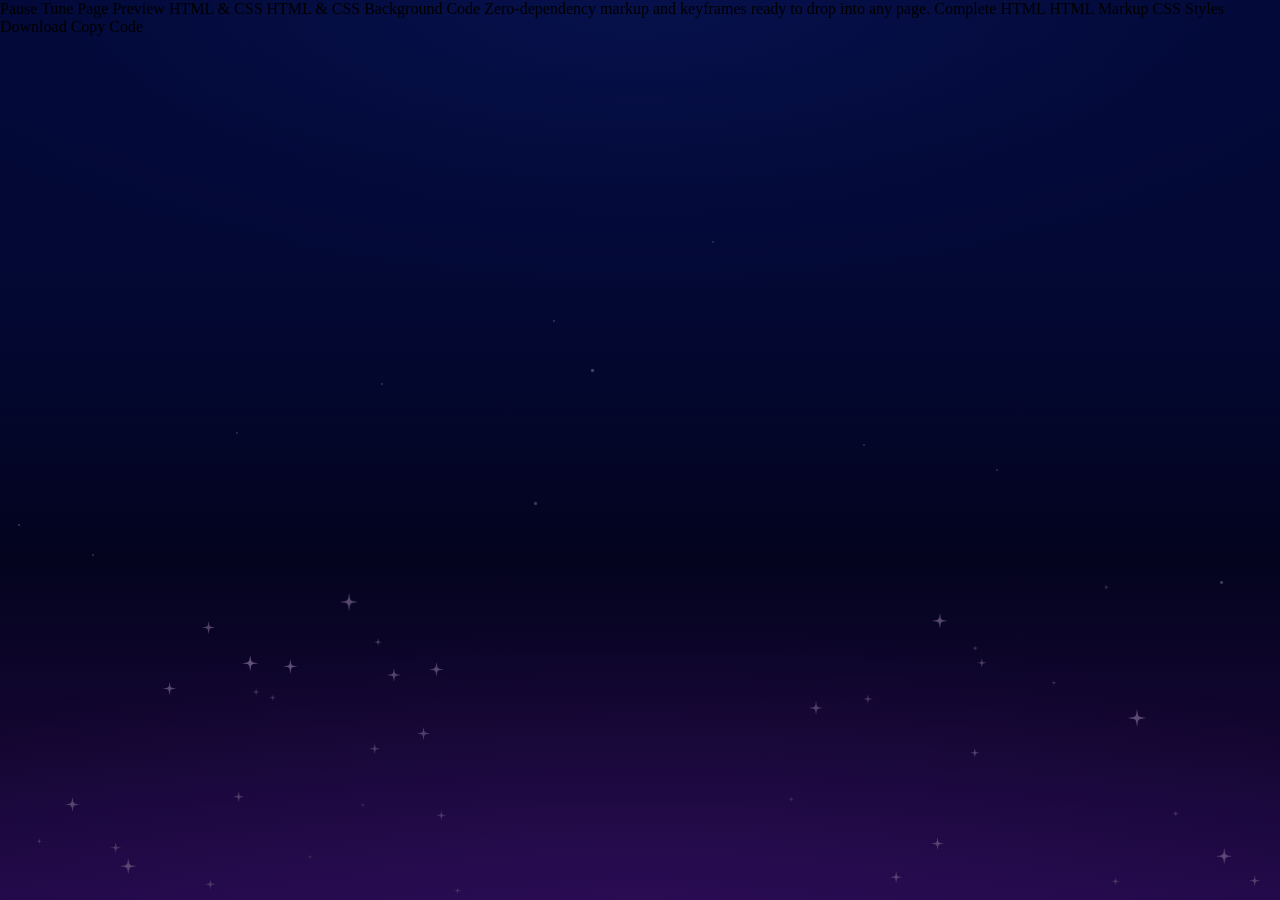
<file: testing/background_animation.html>
Pause

Tune

Page Preview

HTML & CSS

HTML & CSS Background Code
Zero-dependency markup and keyframes ready to drop into any page.


Complete HTML
HTML Markup
CSS Styles

Download

Copy Code
<!doctype html>
<html lang="en">
<head>
  <meta charset="UTF-8" />
  <meta name="viewport" content="width=device-width, initial-scale=1.0" />
  <title>Starry Night Animated Background</title>
  <style>
    /* Nocturne Starfield Background — Pure CSS (Responsive & Seamless) */
    :root {
      --star-speed: 1;
      --star-trail-opacity: 1;
      --star-twinkle-intensity: 1;
    }

    .starfield-bg {
      position: fixed;
      inset: 0;
      z-index: -1;
      overflow: hidden;
      pointer-events: none;
      background:
        radial-gradient(ellipse 85% 45% at 50% 0%, rgba(16, 34, 118, 0.32) 0%, transparent 72%),
        radial-gradient(ellipse 90% 40% at 50% 100%, rgba(56, 18, 102, 0.38) 0%, transparent 75%),
        linear-gradient(
          180deg,
          #020836 0%,
          #030833 34%,
          #04041f 62%,
          #140632 84%,
          #210948 100%
        );
    }

    .starfield-layer {
      position: absolute;
      inset: 0;
    }

    /* 1. Top Falling Stars */
    .falling-star {
      position: absolute;
      top: 0;
      left: var(--x, 50%);
      width: var(--trail-w, 1.5px);
      height: var(--tail, 36vh);
      transform: translate3d(0, -110%, 0);
      opacity: 0;
      will-change: transform, opacity;
      animation: star-fall calc(var(--dur, 9.5s) / var(--star-speed)) linear infinite;
      animation-delay: calc(var(--delay, 0s) / var(--star-speed));
    }

    .falling-star__trail {
      position: absolute;
      inset: 0;
      border-radius: 999px;
      opacity: var(--star-trail-opacity);
      background: linear-gradient(
        to bottom,
        rgba(215, 224, 255, 0) 0%,
        rgba(215, 224, 255, 0.08) 38%,
        rgba(232, 236, 250, 0.34) 76%,
        var(--trail-tip, rgba(255, 252, 244, 0.78)) 100%
      );
    }

    .falling-star__head {
      position: absolute;
      bottom: 0;
      left: 50%;
      width: var(--head, 6px);
      height: var(--head, 6px);
      transform: translate(-50%, 50%);
      border-radius: 50%;
      background: radial-gradient(
        circle,
        #ffffff 0%,
        var(--tint, #eef2ff) 48%,
        transparent 76%
      );
      box-shadow:
        0 0 calc(var(--head, 6px) * 1.5) calc(var(--head, 6px) * 0.35) var(--glow, rgba(226, 232, 255, 0.72)),
        0 0 calc(var(--head, 6px) * 3.6) calc(var(--head, 6px) * 0.9) var(--halo, rgba(180, 198, 255, 0.28));
    }

    .falling-star__head::before,
    .falling-star__head::after {
      content: "";
      position: absolute;
      top: 50%;
      left: 50%;
      width: calc(var(--head, 6px) * 2.1);
      height: 1.5px;
      border-radius: 999px;
      background: radial-gradient(circle, rgba(255, 255, 255, 0.92) 0%, transparent 72%);
      transform: translate(-50%, -50%);
      opacity: 0.75;
    }

    .falling-star__head::after {
      transform: translate(-50%, -50%) rotate(90deg);
    }

    .falling-star--silver {
      --tint: #eef2ff;
      --trail-tip: rgba(235, 240, 255, 0.74);
      --glow: rgba(226, 233, 255, 0.72);
      --halo: rgba(176, 196, 255, 0.28);
    }

    .falling-star--ivory {
      --tint: #fff9ec;
      --trail-tip: rgba(255, 248, 232, 0.72);
      --glow: rgba(255, 244, 218, 0.68);
      --halo: rgba(242, 224, 185, 0.25);
    }

    .falling-star--champagne {
      --tint: #f8e9cc;
      --trail-tip: rgba(247, 230, 198, 0.72);
      --glow: rgba(245, 222, 178, 0.7);
      --halo: rgba(232, 198, 138, 0.26);
    }

    @keyframes star-fall {
      0% {
        transform: translate3d(0, calc(-100% - 2vh), 0);
        opacity: 0;
      }
      10% {
        opacity: var(--peak, 0.88);
      }
      42% {
        opacity: var(--peak, 0.88);
      }
      74% {
        opacity: calc(var(--peak, 0.88) * 0.42);
      }
      100% {
        transform: translate3d(0, calc(var(--fall, 58vh) - 100%), 0);
        opacity: 0;
      }
    }

    /* 2. Mid-Sky Faint Micro-Stars */
    .micro-star {
      position: absolute;
      left: var(--x);
      top: var(--y);
      width: var(--size, 2px);
      height: var(--size, 2px);
      border-radius: 50%;
      background: rgba(232, 234, 248, 0.85);
      opacity: var(--base-op, 0.25);
      will-change: opacity, transform;
      animation: micro-shimmer var(--dur, 6s) ease-in-out infinite;
      animation-delay: var(--delay, 0s);
    }

    @keyframes micro-shimmer {
      0%, 100% {
        opacity: calc(var(--base-op, 0.25) * 0.5);
        transform: scale(0.85);
      }
      50% {
        opacity: calc(var(--base-op, 0.25) * 1.25);
        transform: scale(1.1);
      }
    }

    /* 3. Bottom Subtle Twinkling 4-Point Astroid Stars */
    .twinkle-star {
      position: absolute;
      left: var(--x);
      bottom: var(--bottom);
      width: clamp(4px, calc(var(--size, 14px) * 0.82), var(--size, 14px));
      height: clamp(4px, calc(var(--size, 14px) * 0.82), var(--size, 14px));
      background: var(--color, #65547c);
      clip-path: polygon(
        50% 0%, 55% 32%, 60% 40%, 68% 45%,
        100% 50%, 68% 55%, 60% 60%, 55% 68%,
        50% 100%, 45% 68%, 40% 60%, 32% 55%,
        0% 50%, 32% 45%, 40% 40%, 45% 32%
      );
      opacity: var(--base-op, 0.72);
      will-change: opacity, transform;
      animation: star-twinkle var(--dur, 6s) ease-in-out infinite;
      animation-delay: var(--delay, 0s);
    }

    @keyframes star-twinkle {
      0%, 100% {
        opacity: max(0.08, calc(var(--base-op, 0.72) * (1 - 0.55 * var(--star-twinkle-intensity))));
        transform: scale(0.86);
      }
      50% {
        opacity: min(1, calc(var(--base-op, 0.72) * (1 + 0.28 * var(--star-twinkle-intensity))));
        transform: scale(calc(1 + 0.12 * var(--star-twinkle-intensity)));
      }
    }

    /* Responsive balance on small viewports */
    @media (max-width: 640px) {
      .star--desktop-only {
        display: none;
      }
      .falling-star__head {
        width: calc(var(--head, 6px) * 0.88);
        height: calc(var(--head, 6px) * 0.88);
      }
      .twinkle-star {
        width: calc(var(--size, 14px) * 0.72);
        height: calc(var(--size, 14px) * 0.72);
      }
    }

    /* Accessibility: honor reduced motion preference */
    @media (prefers-reduced-motion: reduce) {
      .falling-star {
        animation: none;
        transform: translate3d(0, calc(var(--fall, 50vh) * 0.72 - 100%), 0);
        opacity: calc(var(--peak, 0.85) * 0.8);
      }
      .twinkle-star,
      .micro-star {
        animation: none;
      }
    }
  </style>
</head>
<body style="margin:0;min-height:100vh;">
<div class="starfield-bg" aria-hidden="true">
  <div class="starfield-layer">
    <span class="falling-star falling-star--silver" style="--x:2.5%;--tail:38vh;--fall:52vh;--head:7px;--trail-w:1.5px;--dur:9.2s;--delay:-3.8s;--peak:0.92"><span class="falling-star__trail"></span><span class="falling-star__head"></span></span>
    <span class="falling-star falling-star--ivory star--desktop-only" style="--x:5.8%;--tail:34vh;--fall:48vh;--head:5.5px;--trail-w:1px;--dur:11.4s;--delay:-6.9s;--peak:0.72"><span class="falling-star__trail"></span><span class="falling-star__head"></span></span>
    <span class="falling-star falling-star--champagne" style="--x:8.2%;--tail:44vh;--fall:62vh;--head:6.5px;--trail-w:1.5px;--dur:8.6s;--delay:-5.4s;--peak:0.88"><span class="falling-star__trail"></span><span class="falling-star__head"></span></span>
    <span class="falling-star falling-star--silver" style="--x:13.5%;--tail:46vh;--fall:60vh;--head:6px;--trail-w:1.5px;--dur:10.2s;--delay:-4.6s;--peak:0.86"><span class="falling-star__trail"></span><span class="falling-star__head"></span></span>
    <span class="falling-star falling-star--ivory star--desktop-only" style="--x:16%;--tail:54vh;--fall:74vh;--head:5.5px;--trail-w:1px;--dur:12.1s;--delay:-8.3s;--peak:0.78"><span class="falling-star__trail"></span><span class="falling-star__head"></span></span>
    <span class="falling-star falling-star--silver" style="--x:19.2%;--tail:28vh;--fall:42vh;--head:5px;--trail-w:1px;--dur:9.8s;--delay:-2.9s;--peak:0.65"><span class="falling-star__trail"></span><span class="falling-star__head"></span></span>
    <span class="falling-star falling-star--ivory" style="--x:21%;--tail:32vh;--fall:46vh;--head:5.5px;--trail-w:1.5px;--dur:8.9s;--delay:-5.1s;--peak:0.84"><span class="falling-star__trail"></span><span class="falling-star__head"></span></span>
    <span class="falling-star falling-star--silver star--desktop-only" style="--x:22.6%;--tail:20vh;--fall:36vh;--head:5.5px;--trail-w:1.5px;--dur:7.8s;--delay:-2.1s;--peak:0.88"><span class="falling-star__trail"></span><span class="falling-star__head"></span></span>
    <span class="falling-star falling-star--silver" style="--x:26.2%;--tail:50vh;--fall:70vh;--head:6.5px;--trail-w:1.5px;--dur:10.6s;--delay:-6.7s;--peak:0.9"><span class="falling-star__trail"></span><span class="falling-star__head"></span></span>
    <span class="falling-star falling-star--champagne" style="--x:30.1%;--tail:36vh;--fall:50vh;--head:5.5px;--trail-w:1.5px;--dur:9.4s;--delay:-4.2s;--peak:0.82"><span class="falling-star__trail"></span><span class="falling-star__head"></span></span>
    <span class="falling-star falling-star--silver star--desktop-only" style="--x:33.2%;--tail:16vh;--fall:30vh;--head:5px;--trail-w:1px;--dur:7.4s;--delay:-1.6s;--peak:0.72"><span class="falling-star__trail"></span><span class="falling-star__head"></span></span>
    <span class="falling-star falling-star--ivory" style="--x:36.8%;--tail:48vh;--fall:64vh;--head:5px;--trail-w:1px;--dur:11.6s;--delay:-7.8s;--peak:0.76"><span class="falling-star__trail"></span><span class="falling-star__head"></span></span>
    <span class="falling-star falling-star--silver" style="--x:38.9%;--tail:38vh;--fall:55vh;--head:6.5px;--trail-w:1.5px;--dur:8.8s;--delay:-4.8s;--peak:0.9"><span class="falling-star__trail"></span><span class="falling-star__head"></span></span>
    <span class="falling-star falling-star--silver" style="--x:44.4%;--tail:14vh;--fall:28vh;--head:6px;--trail-w:1.5px;--dur:7.2s;--delay:-1.1s;--peak:0.92"><span class="falling-star__trail"></span><span class="falling-star__head"></span></span>
    <span class="falling-star falling-star--silver" style="--x:51%;--tail:46vh;--fall:66vh;--head:6.5px;--trail-w:1.5px;--dur:9.9s;--delay:-5.9s;--peak:0.88"><span class="falling-star__trail"></span><span class="falling-star__head"></span></span>
    <span class="falling-star falling-star--ivory" style="--x:52.1%;--tail:54vh;--fall:74vh;--head:5.5px;--trail-w:1px;--dur:11.8s;--delay:-7.2s;--peak:0.8"><span class="falling-star__trail"></span><span class="falling-star__head"></span></span>
    <span class="falling-star falling-star--champagne star--desktop-only" style="--x:53.5%;--tail:36vh;--fall:50vh;--head:5.5px;--trail-w:1px;--dur:10.4s;--delay:-4.5s;--peak:0.78"><span class="falling-star__trail"></span><span class="falling-star__head"></span></span>
    <span class="falling-star falling-star--silver" style="--x:60.9%;--tail:31vh;--fall:45vh;--head:5.5px;--trail-w:1.5px;--dur:8.7s;--delay:-3.3s;--peak:0.82"><span class="falling-star__trail"></span><span class="falling-star__head"></span></span>
    <span class="falling-star falling-star--silver" style="--x:63.8%;--tail:56vh;--fall:78vh;--head:6.5px;--trail-w:1.5px;--dur:10.8s;--delay:-6.4s;--peak:0.9"><span class="falling-star__trail"></span><span class="falling-star__head"></span></span>
    <span class="falling-star falling-star--ivory star--desktop-only" style="--x:66.2%;--tail:36vh;--fall:52vh;--head:5px;--trail-w:1px;--dur:11.2s;--delay:-5.8s;--peak:0.68"><span class="falling-star__trail"></span><span class="falling-star__head"></span></span>
    <span class="falling-star falling-star--silver" style="--x:70.6%;--tail:20vh;--fall:34vh;--head:6px;--trail-w:1.5px;--dur:7.9s;--delay:-2.2s;--peak:0.88"><span class="falling-star__trail"></span><span class="falling-star__head"></span></span>
    <span class="falling-star falling-star--champagne" style="--x:74.1%;--tail:50vh;--fall:70vh;--head:5.5px;--trail-w:1px;--dur:10.9s;--delay:-7.1s;--peak:0.76"><span class="falling-star__trail"></span><span class="falling-star__head"></span></span>
    <span class="falling-star falling-star--silver" style="--x:80.2%;--tail:33vh;--fall:48vh;--head:6.5px;--trail-w:1.5px;--dur:9.1s;--delay:-3.7s;--peak:0.9"><span class="falling-star__trail"></span><span class="falling-star__head"></span></span>
    <span class="falling-star falling-star--ivory star--desktop-only" style="--x:82.8%;--tail:44vh;--fall:60vh;--head:5.5px;--trail-w:1px;--dur:10.5s;--delay:-5.5s;--peak:0.82"><span class="falling-star__trail"></span><span class="falling-star__head"></span></span>
    <span class="falling-star falling-star--silver" style="--x:88%;--tail:18vh;--fall:32vh;--head:6px;--trail-w:1.5px;--dur:7.6s;--delay:-1.9s;--peak:0.88"><span class="falling-star__trail"></span><span class="falling-star__head"></span></span>
    <span class="falling-star falling-star--silver" style="--x:90.4%;--tail:36vh;--fall:52vh;--head:6.5px;--trail-w:1.5px;--dur:9.3s;--delay:-4.1s;--peak:0.9"><span class="falling-star__trail"></span><span class="falling-star__head"></span></span>
    <span class="falling-star falling-star--ivory star--desktop-only" style="--x:94.5%;--tail:26vh;--fall:40vh;--head:5px;--trail-w:1px;--dur:8.4s;--delay:-2.7s;--peak:0.74"><span class="falling-star__trail"></span><span class="falling-star__head"></span></span>
    <span class="falling-star falling-star--champagne" style="--x:97.6%;--tail:52vh;--fall:72vh;--head:6.5px;--trail-w:1.5px;--dur:10.7s;--delay:-6.5s;--peak:0.88"><span class="falling-star__trail"></span><span class="falling-star__head"></span></span>
  </div>
  <div class="starfield-layer">
    <span class="micro-star" style="--x:1.4%;--y:58.2%;--size:2px;--base-op:0.28;--dur:5.4s;--delay:-1.2s"></span>
    <span class="micro-star" style="--x:7.2%;--y:61.5%;--size:2px;--base-op:0.24;--dur:6.8s;--delay:-3.4s"></span>
    <span class="micro-star" style="--x:18.4%;--y:48%;--size:2px;--base-op:0.22;--dur:7.2s;--delay:-2.1s"></span>
    <span class="micro-star" style="--x:29.8%;--y:42.5%;--size:2px;--base-op:0.25;--dur:5.9s;--delay:-4.5s"></span>
    <span class="micro-star" style="--x:41.7%;--y:55.8%;--size:2.5px;--base-op:0.3;--dur:6.1s;--delay:-0.9s"></span>
    <span class="micro-star" style="--x:43.2%;--y:35.6%;--size:2px;--base-op:0.26;--dur:7.5s;--delay:-5.2s"></span>
    <span class="micro-star" style="--x:46.2%;--y:41%;--size:2.5px;--base-op:0.34;--dur:5.2s;--delay:-2.8s"></span>
    <span class="micro-star" style="--x:55.6%;--y:26.8%;--size:2px;--base-op:0.22;--dur:6.4s;--delay:-3.9s"></span>
    <span class="micro-star" style="--x:67.4%;--y:49.3%;--size:2px;--base-op:0.24;--dur:6.9s;--delay:-1.7s"></span>
    <span class="micro-star" style="--x:77.8%;--y:52.1%;--size:2px;--base-op:0.22;--dur:5.8s;--delay:-4.1s"></span>
    <span class="micro-star" style="--x:95.3%;--y:64.5%;--size:2.5px;--base-op:0.3;--dur:6.3s;--delay:-2.4s"></span>
  </div>
  <div class="starfield-layer">
    <span class="twinkle-star" style="--x:2.8%;--bottom:6.2%;--size:8px;--color:#58476e;--base-op:0.72;--dur:5.2s;--delay:-1.1s"></span>
    <span class="twinkle-star" style="--x:5.1%;--bottom:9.8%;--size:18px;--color:#6b567f;--base-op:0.78;--dur:6.4s;--delay:-3.2s"></span>
    <span class="twinkle-star" style="--x:8.6%;--bottom:5.2%;--size:14px;--color:#5d4c73;--base-op:0.7;--dur:5.8s;--delay:-0.7s"></span>
    <span class="twinkle-star" style="--x:9.4%;--bottom:2.8%;--size:20px;--color:#6f5a83;--base-op:0.76;--dur:7.1s;--delay:-4.3s"></span>
    <span class="twinkle-star" style="--x:12.7%;--bottom:22.8%;--size:16px;--color:#6c5a82;--base-op:0.78;--dur:4.9s;--delay:-2.4s"></span>
    <span class="twinkle-star" style="--x:15.8%;--bottom:29.6%;--size:16px;--color:#68557c;--base-op:0.75;--dur:6.2s;--delay:-1.8s"></span>
    <span class="twinkle-star" style="--x:16%;--bottom:1.2%;--size:13px;--color:#5b4b70;--base-op:0.72;--dur:5.5s;--delay:-3.9s"></span>
    <span class="twinkle-star" style="--x:18.2%;--bottom:10.8%;--size:14px;--color:#5f4e74;--base-op:0.74;--dur:6.7s;--delay:-2.1s"></span>
    <span class="twinkle-star" style="--x:18.9%;--bottom:25.4%;--size:20px;--color:#75628b;--base-op:0.82;--dur:5.1s;--delay:-4.6s"></span>
    <span class="twinkle-star" style="--x:19.7%;--bottom:22.6%;--size:10px;--color:#58496d;--base-op:0.68;--dur:4.6s;--delay:-0.4s"></span>
    <span class="twinkle-star" style="--x:21%;--bottom:22.1%;--size:9px;--color:#5c4d72;--base-op:0.7;--dur:5.9s;--delay:-3.1s"></span>
    <span class="twinkle-star star--desktop-only" style="--x:22.1%;--bottom:25.1%;--size:18px;--color:#725f88;--base-op:0.8;--dur:6.5s;--delay:-1.5s"></span>
    <span class="twinkle-star" style="--x:24%;--bottom:4.5%;--size:7px;--color:#544469;--base-op:0.65;--dur:4.8s;--delay:-2.8s"></span>
    <span class="twinkle-star" style="--x:26.6%;--bottom:32.1%;--size:22px;--color:#6f5c84;--base-op:0.78;--dur:7.4s;--delay:-5s"></span>
    <span class="twinkle-star" style="--x:28.8%;--bottom:16.2%;--size:14px;--color:#5b4b72;--base-op:0.72;--dur:5.6s;--delay:-1.9s"></span>
    <span class="twinkle-star star--desktop-only" style="--x:29.2%;--bottom:28.2%;--size:10px;--color:#62527a;--base-op:0.74;--dur:4.7s;--delay:-3.5s"></span>
    <span class="twinkle-star" style="--x:30.2%;--bottom:24.2%;--size:17px;--color:#685780;--base-op:0.76;--dur:6.3s;--delay:-0.9s"></span>
    <span class="twinkle-star star--desktop-only" style="--x:28.1%;--bottom:10.3%;--size:7px;--color:#524367;--base-op:0.66;--dur:5.3s;--delay:-2.2s"></span>
    <span class="twinkle-star star--desktop-only" style="--x:32.6%;--bottom:17.8%;--size:16px;--color:#63527b;--base-op:0.74;--dur:6.9s;--delay:-4.1s"></span>
    <span class="twinkle-star" style="--x:33.5%;--bottom:24.8%;--size:18px;--color:#6a5882;--base-op:0.78;--dur:5.7s;--delay:-2.7s"></span>
    <span class="twinkle-star" style="--x:34.1%;--bottom:8.8%;--size:13px;--color:#594970;--base-op:0.7;--dur:6.1s;--delay:-1.3s"></span>
    <span class="twinkle-star" style="--x:35.5%;--bottom:0.6%;--size:9px;--color:#534468;--base-op:0.68;--dur:5s;--delay:-3.8s"></span>
    <span class="twinkle-star" style="--x:61.6%;--bottom:10.8%;--size:8px;--color:#59486d;--base-op:0.68;--dur:5.4s;--delay:-2s"></span>
    <span class="twinkle-star" style="--x:63.2%;--bottom:20.6%;--size:17px;--color:#65547c;--base-op:0.76;--dur:6.6s;--delay:-4.4s"></span>
    <span class="twinkle-star star--desktop-only" style="--x:67.4%;--bottom:21.8%;--size:12px;--color:#5d4c73;--base-op:0.72;--dur:5.1s;--delay:-1.2s"></span>
    <span class="twinkle-star" style="--x:69.5%;--bottom:1.9%;--size:15px;--color:#66537b;--base-op:0.75;--dur:6.8s;--delay:-3.6s"></span>
    <span class="twinkle-star" style="--x:72.7%;--bottom:5.6%;--size:16px;--color:#68557d;--base-op:0.76;--dur:5.9s;--delay:-0.8s"></span>
    <span class="twinkle-star" style="--x:72.8%;--bottom:30.2%;--size:19px;--color:#6c5a84;--base-op:0.8;--dur:7.2s;--delay:-4.9s"></span>
    <span class="twinkle-star" style="--x:75.8%;--bottom:15.8%;--size:12px;--color:#6d577e;--base-op:0.74;--dur:4.8s;--delay:-2.5s"></span>
    <span class="twinkle-star star--desktop-only" style="--x:75.9%;--bottom:27.6%;--size:8px;--color:#5e4d74;--base-op:0.7;--dur:5.3s;--delay:-1.6s"></span>
    <span class="twinkle-star" style="--x:76.3%;--bottom:25.8%;--size:12px;--color:#68547b;--base-op:0.74;--dur:6.4s;--delay:-3.7s"></span>
    <span class="twinkle-star" style="--x:82.1%;--bottom:23.8%;--size:7px;--color:#57476c;--base-op:0.68;--dur:4.9s;--delay:-0.5s"></span>
    <span class="twinkle-star" style="--x:86.2%;--bottom:34.4%;--size:8px;--color:#56476d;--base-op:0.7;--dur:6s;--delay:-2.9s"></span>
    <span class="twinkle-star" style="--x:86.8%;--bottom:1.6%;--size:11px;--color:#5f4d73;--base-op:0.72;--dur:5.7s;--delay:-4.2s"></span>
    <span class="twinkle-star" style="--x:88.1%;--bottom:19.2%;--size:22px;--color:#6d5b85;--base-op:0.8;--dur:7s;--delay:-1.4s"></span>
    <span class="twinkle-star" style="--x:91.6%;--bottom:9.2%;--size:9px;--color:#5b4b71;--base-op:0.7;--dur:5.2s;--delay:-3.3s"></span>
    <span class="twinkle-star" style="--x:95%;--bottom:4%;--size:20px;--color:#705b84;--base-op:0.78;--dur:6.3s;--delay:-2.6s"></span>
    <span class="twinkle-star star--desktop-only" style="--x:97.6%;--bottom:1.5%;--size:14px;--color:#64527a;--base-op:0.74;--dur:5.6s;--delay:-0.9s"></span>
  </div>
</div>

  <!-- Place your page content here -->
</body>
</html>
</file>
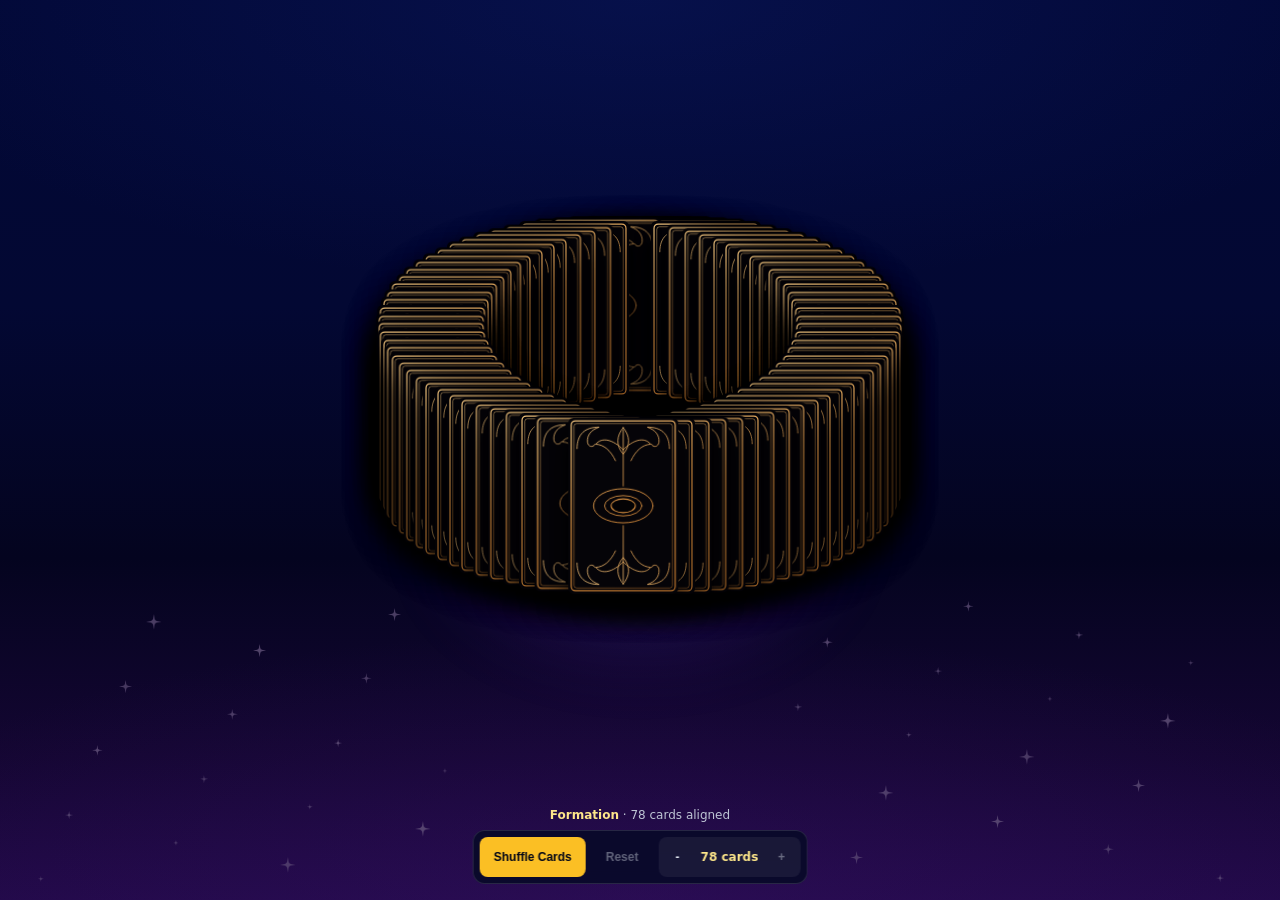
<file: testing/card_shuffle.html>
<!doctype html>
<html lang="en">
<head>
  <meta charset="UTF-8" />
  <meta name="viewport" content="width=device-width, initial-scale=1.0" />
  <title>Tarot Shuffle, Singularity &amp; Deck</title>
  <style>
    * { box-sizing: border-box; margin: 0; padding: 0; }
    html, body {
      height: 100%;
      overflow: hidden;
      background: #020524;
      color: #f1f5f9;
      font-family: system-ui, -apple-system, BlinkMacSystemFont, "Segoe UI", sans-serif;
    }

    /* Starry Night Background */
    .starfield-bg {
      position: fixed;
      inset: 0;
      z-index: 0;
      overflow: hidden;
      pointer-events: none;
      background:
        radial-gradient(ellipse 85% 45% at 50% 0%, rgba(16, 34, 118, 0.32) 0%, transparent 72%),
        radial-gradient(ellipse 90% 40% at 50% 100%, rgba(56, 18, 102, 0.38) 0%, transparent 75%),
        linear-gradient(180deg, #020836 0%, #030833 34%, #04041f 62%, #140632 84%, #210948 100%);
    }
    .starfield-layer { position: absolute; inset: 0; }

    .falling-star {
      position: absolute;
      top: 0;
      left: var(--x, 50%);
      width: var(--trail-w, 1.5px);
      height: var(--tail, 36vh);
      transform: translate3d(0, calc(-100% - 2vh), 0);
      opacity: 0;
      will-change: transform, opacity;
      animation: star-fall var(--dur, 9.5s) linear infinite;
      animation-delay: var(--delay, 0s);
    }
    .falling-star__trail {
      position: absolute;
      inset: 0;
      border-radius: 999px;
      background: linear-gradient(
        to bottom,
        rgba(215, 224, 255, 0) 0%,
        rgba(215, 224, 255, 0.08) 38%,
        rgba(232, 236, 250, 0.34) 76%,
        rgba(255, 252, 244, 0.78) 100%
      );
    }
    .falling-star__head {
      position: absolute;
      bottom: 0;
      left: 50%;
      width: var(--head, 6px);
      height: var(--head, 6px);
      transform: translate(-50%, 50%);
      border-radius: 50%;
      background: radial-gradient(circle, #ffffff 0%, #eef2ff 48%, transparent 76%);
      box-shadow:
        0 0 calc(var(--head, 6px) * 1.5) calc(var(--head, 6px) * 0.35) rgba(226, 233, 255, 0.72),
        0 0 calc(var(--head, 6px) * 3.6) calc(var(--head, 6px) * 0.9) rgba(176, 196, 255, 0.28);
    }
    @keyframes star-fall {
      0% { transform: translate3d(0, calc(-100% - 2vh), 0); opacity: 0; }
      10% { opacity: var(--peak, 0.88); }
      42% { opacity: var(--peak, 0.88); }
      74% { opacity: calc(var(--peak, 0.88) * 0.42); }
      100% { transform: translate3d(0, calc(var(--fall, 58vh) - 100%), 0); opacity: 0; }
    }

    .twinkle-star {
      position: absolute;
      left: var(--x);
      bottom: var(--bottom);
      width: clamp(4px, calc(var(--size, 14px) * 0.82), var(--size, 14px));
      height: clamp(4px, calc(var(--size, 14px) * 0.82), var(--size, 14px));
      background: var(--color, #65547c);
      clip-path: polygon(
        50% 0%, 55% 32%, 60% 40%, 68% 45%,
        100% 50%, 68% 55%, 60% 60%, 55% 68%,
        50% 100%, 45% 68%, 40% 60%, 32% 55%,
        0% 50%, 32% 45%, 40% 40%, 45% 32%
      );
      opacity: var(--base-op, 0.72);
      will-change: opacity, transform;
      animation: star-twinkle var(--dur, 6s) ease-in-out infinite;
      animation-delay: var(--delay, 0s);
    }
    @keyframes star-twinkle {
      0%, 100% { opacity: calc(var(--base-op, 0.72) * 0.45); transform: scale(0.86); }
      50% { opacity: min(1, calc(var(--base-op, 0.72) * 1.25)); transform: scale(1.12); }
    }

    /* Tarot Stage */
    .tarot-app {
      position: relative;
      z-index: 10;
      display: flex;
      flex-direction: column;
      width: 100%;
      height: 100dvh;
    }
    .tarot-stage {
      position: relative;
      flex: 1;
      display: flex;
      align-items: center;
      justify-content: center;
      overflow: hidden;
      padding: 24px 16px 115px;
    }
    .tarot-origin {
      position: relative;
      display: flex;
      align-items: center;
      justify-content: center;
    }
    .tarot-card {
      position: absolute;
      border-radius: 9px;
      background: #060508;
      box-shadow: 0 14px 30px rgba(0, 0, 0, 0.82);
      will-change: transform, opacity;
      user-select: none;
    }
    .tarot-card.is-interactive { cursor: pointer; }
    .tarot-card.is-interactive:hover { filter: brightness(1.12); }
    .tarot-card--singularity {
      pointer-events: none;
      opacity: 0;
      z-index: 30;
      box-shadow: 0 0 48px rgba(240, 192, 110, 0.45), 0 0 96px rgba(139, 92, 246, 0.35);
    }
    .tarot-card svg { display: block; width: 100%; height: 100%; }

    /* VFX Layers */
    .vfx-altar, .vfx-ring, .vfx-core, .vfx-shockwave, .vfx-shockwave-inner {
      position: absolute;
      pointer-events: none;
    }
    .vfx-altar > div {
      width: 100%; height: 100%; border-radius: 999px;
      background: radial-gradient(ellipse at center, rgba(167, 139, 250, 0.24) 0%, rgba(109, 40, 217, 0.12) 45%, transparent 72%);
      filter: blur(22px);
    }
    .vfx-ring { opacity: 0; }
    .vfx-ring .r1 { position: absolute; inset: 0; border-radius: 999px; border: 1px solid rgba(252, 211, 77, 0.26); }
    .vfx-ring .r2 { position: absolute; inset: 7%; border-radius: 999px; border: 1px dashed rgba(196, 181, 253, 0.3); }
    .vfx-ring .r3 { position: absolute; inset: 16%; border-radius: 999px; border: 1px solid rgba(253, 230, 138, 0.15); }
    .vfx-core { opacity: 0; }
    .vfx-core > div {
      width: 100%; height: 100%; border-radius: 999px;
      background: radial-gradient(circle, rgba(255, 245, 214, 0.9) 0%, rgba(232, 175, 92, 0.45) 28%, rgba(124, 58, 237, 0.28) 58%, transparent 76%);
      filter: blur(24px);
    }
    .vfx-shockwave {
      opacity: 0; border-radius: 999px;
      border: 2px solid rgba(253, 230, 138, 0.85);
      box-shadow: 0 0 40px rgba(251, 191, 36, 0.65);
    }
    .vfx-shockwave-inner {
      opacity: 0; border-radius: 999px;
      border: 1px solid rgba(221, 214, 254, 0.72);
    }
    .vfx-flash {
      position: fixed; inset: 0; z-index: 20; pointer-events: none; opacity: 0;
      background: radial-gradient(circle at center, rgba(255, 244, 214, 0.75) 0%, rgba(167, 139, 250, 0.25) 32%, transparent 68%);
    }

    /* Controls */
    .controls {
      position: fixed; bottom: 16px; left: 50%; transform: translateX(-50%); z-index: 40;
      display: flex; flex-direction: column; align-items: center; gap: 8px;
      max-width: calc(100vw - 24px);
    }
    .status { font-size: 12px; color: rgba(203, 213, 225, 0.92); text-align: center; }
    .status strong { color: #fde68a; }
    .bar {
      display: flex; align-items: center; gap: 6px; padding: 6px;
      border-radius: 12px; border: 1px solid rgba(255, 255, 255, 0.12);
      background: rgba(7, 10, 38, 0.85); backdrop-filter: blur(12px);
      overflow-x: auto; max-width: 100%;
    }
    .btn {
      min-height: 40px; padding: 8px 14px; border: 0; border-radius: 8px;
      font-size: 12px; font-weight: 600; cursor: pointer; white-space: nowrap;
      transition: background-color 150ms ease, opacity 150ms ease;
    }
    .btn-primary { background: #fbbf24; color: #020617; }
    .btn-primary:hover { background: #fcd34d; }
    .btn-ghost { background: transparent; color: #e2e8f0; }
    .btn-ghost:hover { background: rgba(255, 255, 255, 0.1); }
    .btn:disabled { opacity: 0.4; cursor: not-allowed; }

    .stepper {
      display: inline-flex; align-items: center; gap: 2px;
      padding: 2px; border-radius: 8px; background: rgba(255, 255, 255, 0.06);
    }
    .stepper .btn { min-height: 36px; min-width: 34px; padding: 6px 10px; }
    .stepper-label {
      min-width: 66px; text-align: center; font-size: 12px;
      font-weight: 600; color: #fde68a; font-variant-numeric: tabular-nums;
    }

    @media (max-width: 640px) {
      .star--desktop-only { display: none; }
    }
    @media (prefers-reduced-motion: reduce) {
      .falling-star, .twinkle-star { animation: none; }
    }
  </style>
</head>
<body>
  <div class="starfield-bg" aria-hidden="true">
    <div class="starfield-layer" id="fallingLayer"></div>
    <div class="starfield-layer" id="twinkleLayer"></div>
  </div>

  <div class="tarot-app">
    <main class="tarot-stage" id="stage">
      <div class="vfx-altar" id="altarGlow"><div></div></div>
      <div class="vfx-ring" id="mandalaRing"><div class="r1"></div><div class="r2"></div><div class="r3"></div></div>
      <div class="vfx-core" id="coreGlow"><div></div></div>
      <div class="vfx-shockwave" id="swOuter"></div>
      <div class="vfx-shockwave-inner" id="swInner"></div>
      <div class="vfx-flash" id="flash"></div>
      <div class="tarot-origin" id="origin">
        <div class="tarot-card tarot-card--singularity" id="singularity"></div>
      </div>
    </main>

    <footer class="controls">
      <div class="status" id="status"><strong>Formation</strong> · 12 cards aligned</div>
      <div class="bar">
        <button type="button" class="btn btn-primary" id="shuffleBtn">Shuffle Cards</button>
        <button type="button" class="btn btn-ghost" id="resetBtn" disabled>Reset</button>
        <div class="stepper" aria-label="Number of cards">
          <button type="button" class="btn btn-ghost" id="decBtn" aria-label="Decrease cards">-</button>
          <span class="stepper-label" id="countLabel">12 cards</span>
          <button type="button" class="btn btn-ghost" id="incBtn" aria-label="Increase cards">+</button>
        </div>
      </div>
    </footer>
  </div>

  <script>
    (function () {
      // =========================================================
      // ADJUST NUMBER OF CARDS HERE (or use - / + buttons below)
      // =========================================================
      const MIN_CARDS = 4;
      const MAX_CARDS = 78;
      let cardCount = 78;

      // Populate starry sky background
      const fallingLayer = document.getElementById('fallingLayer');
      const twinkleLayer = document.getElementById('twinkleLayer');
      for (let i = 0; i < 24; i++) {
        const s = document.createElement('span');
        s.className = 'falling-star' + (i % 3 === 1 ? ' star--desktop-only' : '');
        const x = (3 + i * 4.1 + (i % 2) * 1.3).toFixed(1);
        const tail = 18 + ((i * 11) % 36);
        const fall = 30 + ((i * 13) % 46);
        const dur = (7.4 + (i % 5) * 0.9).toFixed(1);
        const delay = (-1.1 - ((i * 1.7) % 7.5)).toFixed(1);
        s.style.cssText = `--x:${x}%;--tail:${tail}vh;--fall:${fall}vh;--head:${5 + (i % 3)}px;--dur:${dur}s;--delay:${delay}s;--peak:${(0.7 + (i % 4) * 0.06).toFixed(2)}`;
        s.innerHTML = '<span class="falling-star__trail"></span><span class="falling-star__head"></span>';
        fallingLayer.appendChild(s);
      }
      for (let i = 0; i < 32; i++) {
        const t = document.createElement('span');
        t.className = 'twinkle-star' + (i % 4 === 2 ? ' star--desktop-only' : '');
        const isLeft = i < 16;
        const x = isLeft ? (3 + (i * 2.1) % 33) : (62 + ((i - 16) * 2.2) % 35);
        const bottom = 2 + ((i * 7) % 31);
        const size = 7 + (i % 5) * 3;
        t.style.cssText = `--x:${x.toFixed(1)}%;--bottom:${bottom}%;--size:${size}px;--color:#65547c;--base-op:${(0.65 + (i % 3) * 0.07).toFixed(2)};--dur:${(4.6 + (i % 5) * 0.6).toFixed(1)}s;--delay:${(-0.6 - (i * 0.45) % 4.5).toFixed(1)}s`;
        twinkleLayer.appendChild(t);
      }

      // Hand-tuned 12-card layout + dynamic layout for any other count
      const REFERENCE_12 = [
        { dx: 0, dy: -82, z: 1 }, { dx: -82, dy: -58, z: 4 }, { dx: 82, dy: -58, z: 4 },
        { dx: -136, dy: -36, z: 3 }, { dx: 136, dy: -36, z: 3 }, { dx: -174, dy: -12, z: 2 },
        { dx: 174, dy: -12, z: 2 }, { dx: -134, dy: 24, z: 5 }, { dx: 134, dy: 24, z: 5 },
        { dx: -72, dy: 58, z: 6 }, { dx: 72, dy: 58, z: 6 }, { dx: 0, dy: 86, z: 7 },
      ];

      function buildCardSlots(count) {
        if (count === 12) return REFERENCE_12;
        return Array.from({ length: count }, (_, i) => {
          const angle = (i / count) * Math.PI * 2 - Math.PI / 2;
          return {
            dx: Math.round(Math.cos(angle) * 174),
            dy: Math.round(Math.sin(angle) * 84),
            z: Math.round(((Math.sin(angle) + 1) / 2) * count) + 1,
          };
        });
      }

      function cardSvg(id) {
        return `<svg viewBox="0 0 200 320" fill="none" xmlns="http://www.w3.org/2000/svg">
          <defs>
            <linearGradient id="g-${id}" x1="20" y1="10" x2="180" y2="310" gradientUnits="userSpaceOnUse">
              <stop offset="0%" stop-color="#f2c47d"/><stop offset="50%" stop-color="#d48c3e"/><stop offset="100%" stop-color="#b8722c"/>
            </linearGradient>
          </defs>
          <rect width="200" height="320" rx="10" fill="#050408"/>
          <rect x="5.5" y="5.5" width="189" height="309" rx="7.5" stroke="url(#g-${id})" stroke-width="2.2"/>
          <rect x="10.5" y="10.5" width="179" height="299" rx="5" stroke="url(#g-${id})" stroke-width="1.1" opacity="0.8"/>
          <g stroke="url(#g-${id})" stroke-linecap="round" stroke-linejoin="round">
            <path d="M16 56 C16 28,32 17,56 17 C42 22,34 31,35 44 C36 53,45 55,49 48" stroke-width="1.5"/>
            <path d="M184 56 C184 28,168 17,144 17 C158 22,166 31,165 44 C164 53,155 55,151 48" stroke-width="1.5"/>
            <path d="M100 18 C88 32,86 50,100 66 C114 50,112 32,100 18 Z M100 58 C82 40,62 34,50 48 C65 49,77 59,86 78 M100 58 C118 40,138 34,150 48 C135 49,123 59,114 78 M100 22 L100 124" stroke-width="1.5"/>
            <g transform="translate(0,320) scale(1,-1)">
              <path d="M16 56 C16 28,32 17,56 17 C42 22,34 31,35 44 C36 53,45 55,49 48" stroke-width="1.5"/>
              <path d="M184 56 C184 28,168 17,144 17 C158 22,166 31,165 44 C164 53,155 55,151 48" stroke-width="1.5"/>
              <path d="M100 18 C88 32,86 50,100 66 C114 50,112 32,100 18 Z M100 58 C82 40,62 34,50 48 C65 49,77 59,86 78 M100 58 C118 40,138 34,150 48 C135 49,123 59,114 78 M100 22 L100 124" stroke-width="1.5"/>
            </g>
            <ellipse cx="100" cy="160" rx="54" ry="31" fill="#060408" stroke-width="1.7"/>
            <ellipse cx="100" cy="160" rx="34" ry="18.5" stroke-width="1.6"/>
            <ellipse cx="100" cy="160" rx="22" ry="12.5" fill="#030204" stroke-width="1.9"/>
          </g>
        </svg>`;
      }

      const T_SHUFFLE = 2.25, T_CIRCLE = 5.15, T_CONVERGE = 6.75, T_SINGULARITY = 8.15;
      const stage = document.getElementById('stage');
      const origin = document.getElementById('origin');
      const altarGlow = document.getElementById('altarGlow');
      const mandalaRing = document.getElementById('mandalaRing');
      const coreGlow = document.getElementById('coreGlow');
      const swOuter = document.getElementById('swOuter');
      const swInner = document.getElementById('swInner');
      const flash = document.getElementById('flash');
      const singularity = document.getElementById('singularity');
      const statusEl = document.getElementById('status');
      const shuffleBtn = document.getElementById('shuffleBtn');
      const resetBtn = document.getElementById('resetBtn');
      const decBtn = document.getElementById('decBtn');
      const incBtn = document.getElementById('incBtn');
      const countLabel = document.getElementById('countLabel');

      singularity.innerHTML = cardSvg('sing');

      const clamp01 = (v) => (v < 0 ? 0 : v > 1 ? 1 : v);
      const easeOutCubic = (t) => 1 - Math.pow(1 - clamp01(t), 3);
      const easeInOutCubic = (t) => { const x = clamp01(t); return x < 0.5 ? 4*x*x*x : 1 - Math.pow(-2*x+2,3)/2; };
      const easeInQuad = (t) => clamp01(t) * clamp01(t);
      const easeInQuart = (t) => Math.pow(clamp01(t), 4);
      const easeOutQuint = (t) => 1 - Math.pow(1 - clamp01(t), 5);

      let slots = [], cards = [], scale = 1, radius = 220, phase = 'idle', rafId = 0;

      function rebuildDeck(nextCount) {
        cardCount = Math.max(MIN_CARDS, Math.min(MAX_CARDS, nextCount));
        countLabel.textContent = cardCount + ' cards';
        decBtn.disabled = cardCount <= MIN_CARDS;
        incBtn.disabled = cardCount >= MAX_CARDS;

        cards.forEach((el) => el.remove());
        slots = buildCardSlots(cardCount);
        cards = slots.map((_, i) => {
          const el = document.createElement('div');
          el.className = 'tarot-card is-interactive';
          el.innerHTML = cardSvg(i);
          el.addEventListener('click', () => { if (phase === 'idle' || phase === 'deck') start(); });
          origin.insertBefore(el, singularity);
          return el;
        });
        measure();
        reset();
      }

      function measure() {
        const rect = stage.getBoundingClientRect();
        scale = Math.max(0.54, Math.min(rect.width / 540, rect.height / 470, 1.2));
        const w = Math.round(92 * scale), h = Math.round(w * 1.6);
        radius = Math.max(96, Math.min(rect.width * 0.30, rect.height * 0.29, 232));
        cards.forEach((el) => { el.style.width = w + 'px'; el.style.height = h + 'px'; });
        singularity.style.width = w + 'px'; singularity.style.height = h + 'px';
        altarGlow.style.width = Math.round(380 * scale) + 'px'; altarGlow.style.height = Math.round(240 * scale) + 'px';
        mandalaRing.style.width = Math.round(radius * 2.18) + 'px'; mandalaRing.style.height = Math.round(radius * 2.18) + 'px';
        coreGlow.style.width = Math.round(280 * scale) + 'px'; coreGlow.style.height = Math.round(280 * scale) + 'px';
        swOuter.style.width = Math.round(210 * scale) + 'px'; swOuter.style.height = Math.round(210 * scale) + 'px';
        swInner.style.width = Math.round(180 * scale) + 'px'; swInner.style.height = Math.round(180 * scale) + 'px';
        if (phase === 'idle') reset();
      }

      function reset() {
        cancelAnimationFrame(rafId);
        phase = 'idle';
        statusEl.innerHTML = `<strong>Formation</strong> · ${cardCount} cards aligned`;
        shuffleBtn.textContent = 'Shuffle Cards';
        resetBtn.disabled = true;
        slots.forEach((s, i) => {
          cards[i].classList.add('is-interactive');
          cards[i].style.transform = `translate3d(${s.dx * scale}px, ${s.dy * scale}px, 0) rotate(0deg) scale(1)`;
          cards[i].style.opacity = '1';
          cards[i].style.zIndex = String(s.z);
        });
        altarGlow.style.opacity = '1';
        altarGlow.style.transform = `translateY(${Math.round(118 * scale)}px)`;
        mandalaRing.style.opacity = coreGlow.style.opacity = swOuter.style.opacity = swInner.style.opacity = flash.style.opacity = singularity.style.opacity = '0';
      }

      function start() {
        cancelAnimationFrame(rafId);
        phase = 'shuffling';
        shuffleBtn.textContent = 'Replay Sequence';
        resetBtn.disabled = false;
        cards.forEach((el) => el.classList.remove('is-interactive'));

        const count = cardCount;
        const mid = (count - 1) / 2;
        const stepX = Math.min(1.15, 13 / count);
        const stepY = Math.min(1.8, 20 / count);
        const stagger = Math.min(0.032, 0.38 / count);
        const halfRank = Math.max(1, Math.floor(count / 4));
        let last = performance.now(), elapsed = 0;

        function tick(now) {
          const dt = Math.min((now - last) / 1000, 0.05);
          last = now; elapsed += dt;

          if (elapsed < T_SHUFFLE) {
            statusEl.innerHTML = '<strong>Shuffling</strong> · Riffle weave';
            const t = elapsed;
            slots.forEach((s, i) => {
              const sx = s.dx * scale, sy = s.dy * scale, side = i % 2 === 0 ? -1 : 1, rank = Math.floor(i / 2);
              let x = 0, y = 0, rot = 0, sc = 1, z = s.z;
              if (t < 0.42) {
                const u = easeOutCubic(t / 0.42);
                x = sx + (side * (95 + (rank % 6) * 18) * scale - sx) * u;
                y = sy + ((rank - halfRank) * Math.min(14, 70 / count) * scale - sy) * u;
                rot = side * (11 + (rank % 6) * 3.2) * u; sc = 1 + 0.04 * u; z = i + 2;
              } else if (t < 1.8) {
                const p = (t - 0.42) / 1.38, wp = p * Math.PI * 3 + i * (3.12 / count), sw = Math.cos(wp);
                const env = Math.sin(Math.min(1, p * 1.15) * Math.PI * 0.5) * (1 - 0.25 * p);
                x = side * sw * (128 + (i % 3) * 24) * scale * (0.45 + 0.55 * env);
                y = Math.sin(wp * 2) * 28 * scale + (rank - halfRank) * 4 * scale * (1 - p);
                rot = side * sw * 17; sc = 1.04 + 0.04 * Math.abs(Math.sin(wp));
                z = Math.round(count * 0.6 + Math.sin(wp) * (count * 0.5));
              } else {
                const u = easeInOutCubic((t - 1.8) / 0.45), we = Math.PI * 3 + i * (3.12 / count), se = Math.cos(we);
                x = side * se * (128 + (i % 3) * 24) * scale * 0.86 * (1 - u);
                y = Math.sin(we * 2) * 28 * scale * (1 - u);
                rot = side * se * 17 * (1 - u); sc = 1.04 - 0.04 * u; z = i + 1;
              }
              cards[i].style.transform = `translate3d(${x.toFixed(2)}px, ${y.toFixed(2)}px, 0) rotate(${rot.toFixed(2)}deg) scale(${sc.toFixed(3)})`;
              cards[i].style.opacity = '1'; cards[i].style.zIndex = String(z);
            });
            altarGlow.style.opacity = clamp01(1 - elapsed / 1.4).toFixed(3);
          } else if (elapsed < T_CIRCLE) {
            if (phase !== 'circle') { phase = 'circle'; statusEl.innerHTML = '<strong>Orbital Circle</strong> · Rotating ring'; }
            const tau = elapsed - T_SHUFFLE, bu = clamp01(tau / 0.85), r = radius * easeOutQuint(bu);
            const theta = 0.35 * tau + 0.38 * tau * tau, rb = easeOutCubic(clamp01(tau / 0.5));
            slots.forEach((_, i) => {
              const ang = (i / count) * Math.PI * 2 - Math.PI / 2 + theta;
              cards[i].style.transform = `translate3d(${(r * Math.cos(ang)).toFixed(2)}px, ${(r * Math.sin(ang)).toFixed(2)}px, 0) rotate(${(((ang * 180) / Math.PI + 90) * rb).toFixed(2)}deg) scale(1)`;
              cards[i].style.opacity = '1'; cards[i].style.zIndex = String(i + 2);
            });
            mandalaRing.style.opacity = (easeOutCubic(clamp01(tau / 0.75)) * 0.85).toFixed(3);
            mandalaRing.style.transform = `scale(${(0.35 + 0.65 * easeOutQuint(bu)).toFixed(3)}) rotate(${(-(theta * 180) / Math.PI * 0.55).toFixed(2)}deg)`;
          } else if (elapsed < T_CONVERGE) {
            if (phase !== 'converging') { phase = 'converging'; statusEl.innerHTML = '<strong>Convergence</strong> · Spiraling inward'; }
            const dur = T_CONVERGE - T_CIRCLE, s = clamp01((elapsed - T_CIRCLE) / dur);
            const cd = T_CIRCLE - T_SHUFFLE, t0 = 0.35 * cd + 0.38 * cd * cd, w0 = 0.35 + 0.76 * cd;
            const theta = t0 + dur * (w0 * s + 6.2 * Math.pow(s, 2.35)), r = radius * (1 - easeInQuart(s));
            const sc = 1 - 0.16 * easeInQuad(s), op = s > 0.9 ? clamp01(1 - (s - 0.9) / 0.1) : 1;
            slots.forEach((_, i) => {
              const ang = (i / count) * Math.PI * 2 - Math.PI / 2 + theta;
              cards[i].style.transform = `translate3d(${(r * Math.cos(ang)).toFixed(2)}px, ${(r * Math.sin(ang)).toFixed(2)}px, 0) rotate(${((ang * 180) / Math.PI + 90).toFixed(2)}deg) scale(${sc.toFixed(3)})`;
              cards[i].style.opacity = op.toFixed(3);
            });
            mandalaRing.style.opacity = (0.85 * (1 - easeInQuad(s))).toFixed(3);
            coreGlow.style.opacity = (0.5 + 0.5 * easeInQuad(s)).toFixed(3);
            coreGlow.style.transform = `scale(${(0.7 + 0.85 * easeInQuart(s)).toFixed(3)})`;
          } else if (elapsed < T_SINGULARITY) {
            if (phase !== 'singularity') { phase = 'singularity'; statusEl.innerHTML = `<strong>Singularity</strong> · All ${count} cards fused into one`; }
            const post = elapsed - T_CONVERGE;
            if (post < 0.1) cards.forEach((el) => { el.style.opacity = '0'; });
            mandalaRing.style.opacity = '0';
            const sw = clamp01(post / 1.05);
            swOuter.style.opacity = (sw < 1 ? (1 - sw) * 0.92 : 0).toFixed(3);
            swOuter.style.transform = `scale(${(0.15 + 3.1 * easeOutQuint(sw)).toFixed(3)})`;
            const sw2 = clamp01((post - 0.08) / 0.85);
            swInner.style.opacity = (post > 0.08 && sw2 < 1 ? (1 - sw2) * 0.75 : 0).toFixed(3);
            swInner.style.transform = `scale(${(0.12 + 2.2 * easeOutCubic(sw2)).toFixed(3)})`;
            const fl = clamp01(post / 0.55);
            flash.style.opacity = (fl < 1 ? Math.pow(1 - fl, 2) * 0.85 : 0).toFixed(3);
            const em = easeOutQuint(clamp01(post / 0.45));
            singularity.style.opacity = em.toFixed(3);
            singularity.style.transform = `translate3d(0, ${(Math.sin(post * 2.2) * 5 * scale).toFixed(2)}px, 0) scale(${(0.72 + 0.5 * em).toFixed(3)})`;
          } else {
            if (phase !== 'deck') {
              phase = 'deck';
              statusEl.innerHTML = `<strong>Deck Ready</strong> · Stacked ${count}-card deck`;
              cards.forEach((el) => el.classList.add('is-interactive'));
            }
            const pd = elapsed - T_SINGULARITY;
            swOuter.style.opacity = swInner.style.opacity = flash.style.opacity = '0';
            singularity.style.opacity = clamp01(1 - pd / 0.32).toFixed(3);
            singularity.style.transform = `scale(${(1.22 - 0.16 * easeOutCubic(clamp01(pd / 0.32))).toFixed(3)})`;
            const cf = easeOutCubic(clamp01(pd / 0.85));
            coreGlow.style.opacity = (0.75 * (1 - cf) + 0.32 * cf).toFixed(3);
            coreGlow.style.transform = `scale(${(1.15 - 0.25 * cf).toFixed(3)})`;
            slots.forEach((_, i) => {
              const d = i * stagger, u = easeOutQuint(clamp01((pd - d) / 0.56)), ap = clamp01((pd - d * 0.5) / 0.18);
              const x = (i - mid) * stepX * scale * u;
              const y = (-18 * scale) * (1 - u) + (mid - i) * stepY * scale * u;
              const rot = (i === count - 1 ? 0 : ((i % 3) - 1) * 0.55) * u;
              cards[i].style.transform = `translate3d(${x.toFixed(2)}px, ${y.toFixed(2)}px, 0) rotate(${rot.toFixed(2)}deg) scale(${(1.22 - 0.16 * u).toFixed(3)})`;
              cards[i].style.opacity = ap.toFixed(3);
              cards[i].style.zIndex = String(i + 2);
            });
          }
          rafId = requestAnimationFrame(tick);
        }
        rafId = requestAnimationFrame(tick);
      }

      shuffleBtn.addEventListener('click', start);
      resetBtn.addEventListener('click', reset);
      decBtn.addEventListener('click', () => rebuildDeck(cardCount - 1));
      incBtn.addEventListener('click', () => rebuildDeck(cardCount + 1));
      window.addEventListener('resize', measure);

      rebuildDeck(cardCount);
    })();
  </script>
</body>
</html>
</file>
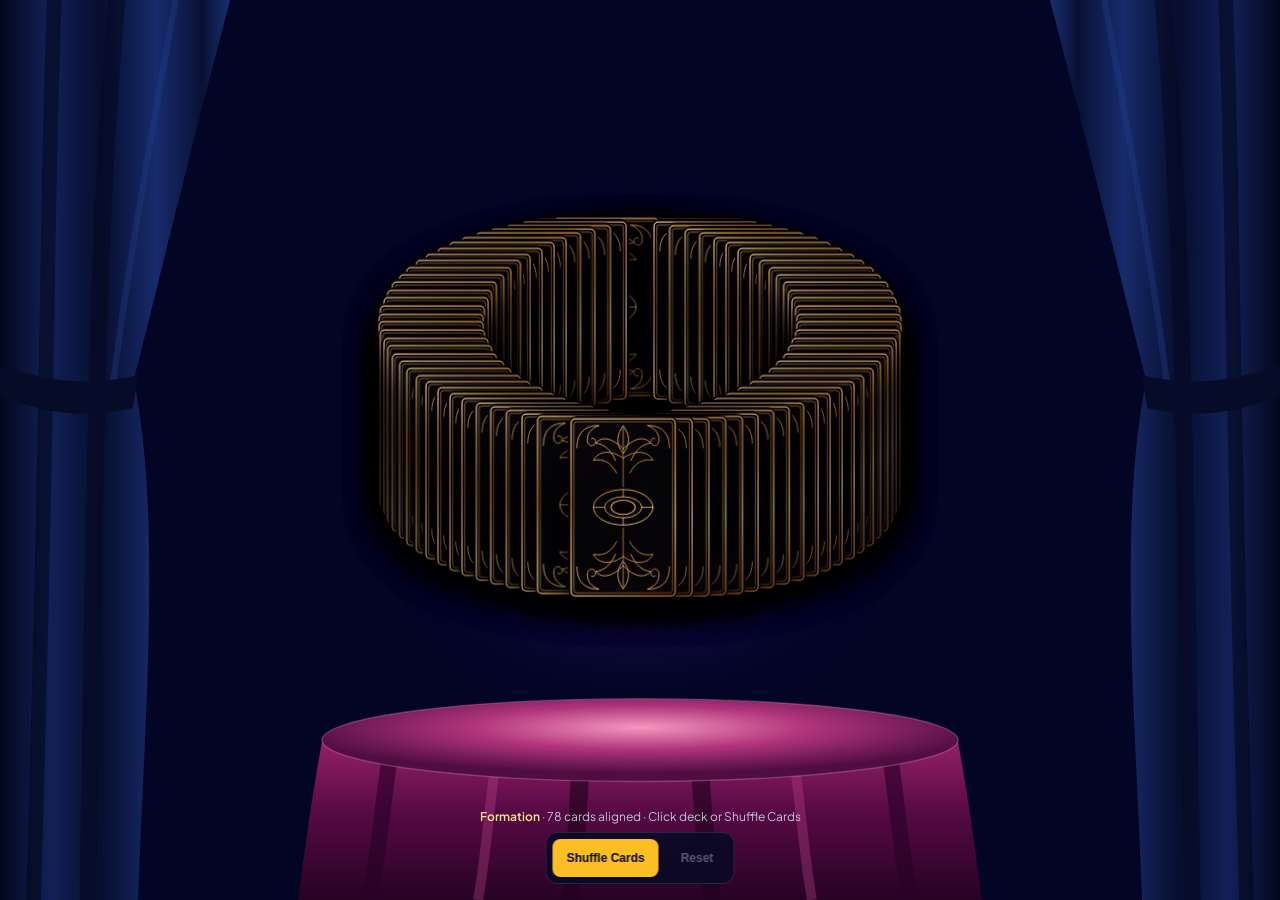
<file: testing/celtic_card.html>
<!doctype html>
<html lang="en">
<head>
  <meta charset="UTF-8" />
  <meta name="viewport" content="width=device-width, initial-scale=1.0" />
  <title>Celtic Cross Spread · Tarot Reading</title>
  <link rel="preconnect" href="https://fonts.googleapis.com" />
  <link rel="preconnect" href="https://fonts.gstatic.com" crossorigin />
  <link href="https://fonts.googleapis.com/css2?family=Cormorant+Garamond:ital,wght@0,600;1,600&family=Plus+Jakarta+Sans:wght@400;500;600&display=swap" rel="stylesheet" />
  <style>
    * { box-sizing: border-box; margin: 0; padding: 0; }
    html, body { height: 100%; overflow: hidden; background: #020524; color: #f1f5f9; font-family: "Plus Jakarta Sans", system-ui, sans-serif; }
    :root { --star-speed: 1; --star-trail-opacity: 1; --star-twinkle-intensity: 1; }

    .starfield-bg { position: fixed; inset: 0; z-index: -1; overflow: hidden; pointer-events: none; background: radial-gradient(ellipse 85% 45% at 50% 0%, rgba(16, 34, 118, 0.32) 0%, transparent 72%), radial-gradient(ellipse 90% 40% at 50% 100%, rgba(56, 18, 102, 0.38) 0%, transparent 75%), linear-gradient(180deg, #020836 0%, #030833 34%, #04041f 62%, #140632 84%, #210948 100%); }
    .starfield-layer { position: absolute; inset: 0; }
    .falling-star { position: absolute; top: 0; left: var(--x, 50%); width: var(--trail-w, 1.5px); height: var(--tail, 36vh); transform: translate3d(0, -110%, 0); opacity: 0; will-change: transform, opacity; animation: star-fall calc(var(--dur, 9.5s) / var(--star-speed)) linear infinite; animation-delay: calc(var(--delay, 0s) / var(--star-speed)); }
    .falling-star__trail { position: absolute; inset: 0; border-radius: 999px; opacity: var(--star-trail-opacity); background: linear-gradient(to bottom, rgba(215, 224, 255, 0) 0%, rgba(215, 224, 255, 0.08) 38%, rgba(232, 236, 250, 0.34) 76%, var(--trail-tip, rgba(255, 252, 244, 0.78)) 100%); }
    .falling-star__head { position: absolute; bottom: 0; left: 50%; width: var(--head, 6px); height: var(--head, 6px); transform: translate(-50%, 50%); border-radius: 50%; background: radial-gradient(circle, #ffffff 0%, var(--tint, #eef2ff) 48%, transparent 76%); box-shadow: 0 0 calc(var(--head, 6px) * 1.5) calc(var(--head, 6px) * 0.35) var(--glow, rgba(226, 232, 255, 0.72)), 0 0 calc(var(--head, 6px) * 3.6) calc(var(--head, 6px) * 0.9) var(--halo, rgba(180, 198, 255, 0.28)); }
    .falling-star__head::before, .falling-star__head::after { content: ""; position: absolute; top: 50%; left: 50%; width: calc(var(--head, 6px) * 2.1); height: 1.5px; border-radius: 999px; background: radial-gradient(circle, rgba(255, 255, 255, 0.92) 0%, transparent 72%); transform: translate(-50%, -50%); opacity: 0.75; }
    .falling-star__head::after { transform: translate(-50%, -50%) rotate(90deg); }
    .falling-star--silver { --tint: #eef2ff; --trail-tip: rgba(235, 240, 255, 0.74); --glow: rgba(226, 233, 255, 0.72); --halo: rgba(176, 196, 255, 0.28); }
    .falling-star--ivory { --tint: #fff9ec; --trail-tip: rgba(255, 248, 232, 0.72); --glow: rgba(255, 244, 218, 0.68); --halo: rgba(242, 224, 185, 0.25); }
    .falling-star--champagne { --tint: #f8e9cc; --trail-tip: rgba(247, 230, 198, 0.72); --glow: rgba(245, 222, 178, 0.7); --halo: rgba(232, 198, 138, 0.26); }
    @keyframes star-fall { 0% { transform: translate3d(0, calc(-100% - 2vh), 0); opacity: 0; } 10% { opacity: var(--peak, 0.88); } 42% { opacity: var(--peak, 0.88); } 74% { opacity: calc(var(--peak, 0.88) * 0.42); } 100% { transform: translate3d(0, calc(var(--fall, 58vh) - 100%), 0); opacity: 0; } }
    .micro-star { position: absolute; left: var(--x); top: var(--y); width: var(--size, 2px); height: var(--size, 2px); border-radius: 50%; background: rgba(232, 234, 248, 0.85); opacity: var(--base-op, 0.25); will-change: opacity, transform; animation: micro-shimmer var(--dur, 6s) ease-in-out infinite; animation-delay: var(--delay, 0s); }
    @keyframes micro-shimmer { 0%, 100% { opacity: calc(var(--base-op, 0.25) * 0.5); transform: scale(0.85); } 50% { opacity: calc(var(--base-op, 0.25) * 1.25); transform: scale(1.1); } }
    .twinkle-star { position: absolute; left: var(--x); bottom: var(--bottom); width: clamp(4px, calc(var(--size, 14px) * 0.82), var(--size, 14px)); height: clamp(4px, calc(var(--size, 14px) * 0.82), var(--size, 14px)); background: var(--color, #65547c); clip-path: polygon(50% 0%, 55% 32%, 60% 40%, 68% 45%, 100% 50%, 68% 55%, 60% 60%, 55% 68%, 50% 100%, 45% 68%, 40% 60%, 32% 55%, 0% 50%, 32% 45%, 40% 40%, 45% 32%); opacity: var(--base-op, 0.72); will-change: opacity, transform; animation: star-twinkle var(--dur, 6s) ease-in-out infinite; animation-delay: var(--delay, 0s); }
    @keyframes star-twinkle { 0%, 100% { opacity: max(0.08, calc(var(--base-op, 0.72) * (1 - 0.55 * var(--star-twinkle-intensity)))); transform: scale(0.86); } 50% { opacity: min(1, calc(var(--base-op, 0.72) * (1 + 0.28 * var(--star-twinkle-intensity)))); transform: scale(calc(1 + 0.12 * var(--star-twinkle-intensity))); } }
    @media (max-width: 640px) { .star--desktop-only { display: none; } .falling-star__head { width: calc(var(--head, 6px) * 0.88); height: calc(var(--head, 6px) * 0.88); } .twinkle-star { width: calc(var(--size, 14px) * 0.72); height: calc(var(--size, 14px) * 0.72); } }
    @media (prefers-reduced-motion: reduce) { .falling-star { animation: none; transform: translate3d(0, calc(var(--fall, 50vh) * 0.72 - 100%), 0); opacity: calc(var(--peak, 0.85) * 0.8); } .twinkle-star, .micro-star { animation: none; } }

    .stage-backdrop { position: fixed; inset: 0; z-index: 2; pointer-events: none; overflow: hidden; }
    .curtain { position: absolute; top: 0; bottom: 0; width: 18vw; max-width: 230px; min-width: 68px; }
    .curtain--left { left: 0; }
    .curtain--right { right: 0; }
    .curtain svg, .velvet-table svg { display: block; width: 100%; height: 100%; }
    .velvet-table-wrap { position: absolute; left: 0; right: 0; bottom: 0; display: flex; justify-content: center; }
    .velvet-table { width: 92vw; max-width: 820px; height: 23vh; max-height: 210px; min-height: 120px; }

    .tarot-app { position: relative; z-index: 10; display: flex; flex-direction: column; width: 100%; height: 100dvh; }
    .tarot-stage { position: relative; flex: 1; display: flex; align-items: center; justify-content: center; overflow: hidden; padding: 24px 16px 112px; }
    .tarot-cards-origin { position: relative; width: 0; height: 0; z-index: 20; display: flex; align-items: center; justify-content: center; }

    .tarot-card { position: absolute; border: 0; padding: 0; background: transparent; border-radius: 9px; will-change: transform, opacity; user-select: none; perspective: 1100px; pointer-events: none; }
    .tarot-card.is-interactive { cursor: pointer; pointer-events: auto; }
    .tarot-card.is-interactive:hover { filter: brightness(1.1); }
    .tarot-card.tarot-glide { transition: transform 760ms cubic-bezier(0.22, 1, 0.36, 1), opacity 520ms ease, filter 200ms ease, box-shadow 260ms ease; }
    .tarot-card-inner { position: relative; width: 100%; height: 100%; transform-style: preserve-3d; -webkit-transform-style: preserve-3d; transition: transform 720ms cubic-bezier(0.22, 1, 0.36, 1); border-radius: 9px; box-shadow: 0 14px 30px rgba(0, 0, 0, 0.82); }
    .tarot-card.is-flipped .tarot-card-inner { transform: rotateY(180deg); }
    .tarot-face { position: absolute; inset: 0; width: 100%; height: 100%; backface-visibility: hidden; -webkit-backface-visibility: hidden; border-radius: 9px; overflow: hidden; }
    .tarot-face--back { transform: rotateY(0deg) translateZ(1px); }
    .tarot-face--front { transform: rotateY(180deg) translateZ(1px); }
    .tarot-face svg, .tarot-face-img { display: block; width: 100%; height: 100%; object-fit: cover; object-position: center; }
    .tarot-face-img.is-reversed { transform: rotate(180deg); }

    .tarot-card--singularity { pointer-events: none; opacity: 0; z-index: 30; box-shadow: 0 0 48px rgba(240, 192, 110, 0.45), 0 0 96px rgba(139, 92, 246, 0.35); }
    .tarot-card--singularity svg, .tarot-card--singularity img { display: block; width: 100%; height: 100%; object-fit: cover; border-radius: 9px; }

    @keyframes subtleGlow { 0%, 100% { box-shadow: 0 0 18px rgba(251, 191, 36, 0.45), 0 0 38px rgba(167, 139, 250, 0.25); } 50% { box-shadow: 0 0 30px rgba(253, 224, 104, 0.78), 0 0 58px rgba(167, 139, 250, 0.45); } }
    .is-next-glow .tarot-card-inner { animation: subtleGlow 2.2s ease-in-out infinite; outline: 2px solid rgba(252, 211, 77, 0.8); }
    .is-active-card .tarot-card-inner { outline: 2px solid #fcd34d; box-shadow: 0 0 28px rgba(251, 191, 36, 0.5); }

    .vfx-altar, .vfx-ring, .vfx-core, .vfx-shockwave, .vfx-shockwave-inner { position: absolute; pointer-events: none; z-index: 5; }
    .vfx-altar > div { width: 100%; height: 100%; border-radius: 999px; background: radial-gradient(ellipse at center, rgba(167, 139, 250, 0.22) 0%, rgba(109, 40, 217, 0.12) 42%, transparent 72%); filter: blur(22px); }
    .vfx-ring { opacity: 0; }
    .vfx-ring .ring-outer { position: absolute; inset: 0; border-radius: 999px; border: 1px solid rgba(252, 211, 77, 0.25); box-shadow: 0 0 50px rgba(245, 196, 118, 0.12); }
    .vfx-ring .ring-mid { position: absolute; inset: 7%; border-radius: 999px; border: 1px dashed rgba(196, 181, 253, 0.3); }
    .vfx-ring .ring-inner { position: absolute; inset: 16%; border-radius: 999px; border: 1px solid rgba(253, 230, 138, 0.15); }
    .vfx-core { opacity: 0; }
    .vfx-core > div { width: 100%; height: 100%; border-radius: 999px; background: radial-gradient(circle, rgba(255, 245, 214, 0.88) 0%, rgba(232, 175, 92, 0.45) 28%, rgba(124, 58, 237, 0.28) 58%, transparent 76%); filter: blur(24px); }
    .vfx-shockwave { opacity: 0; border-radius: 999px; border: 2px solid rgba(253, 230, 138, 0.85); box-shadow: 0 0 40px rgba(251, 191, 36, 0.65); }
    .vfx-shockwave-inner { opacity: 0; border-radius: 999px; border: 1px solid rgba(221, 214, 254, 0.72); }
    .vfx-flash { position: fixed; inset: 0; z-index: 25; pointer-events: none; opacity: 0; background: radial-gradient(circle at center, rgba(255, 244, 214, 0.75) 0%, rgba(167, 139, 250, 0.25) 32%, transparent 68%); }

    .reading-layer { position: absolute; inset: 0; z-index: 15; display: flex; align-items: center; justify-content: center; padding: 24px 16px 112px; pointer-events: none; }
    .explanation-col { display: flex; flex-direction: column; align-items: center; opacity: 0; transform: translateY(16px); pointer-events: none; transition: opacity 700ms ease, transform 700ms cubic-bezier(0.22, 1, 0.36, 1); }
    @media (min-width: 768px) { .explanation-col { align-items: flex-start; } }
    .explanation-col.is-visible { opacity: 1; transform: translateY(0); pointer-events: auto; }
    .script-title { font-family: "Cormorant Garamond", Georgia, serif; font-style: italic; font-weight: 600; font-size: clamp(2rem, 4.5vw, 3.1rem); letter-spacing: 0.03em; color: #ecfa8c; text-shadow: 0 0 18px rgba(232, 248, 132, 0.55), 0 0 38px rgba(190, 225, 92, 0.28); text-align: center; }
    @media (min-width: 768px) { .script-title { text-align: left; } }

    .explain-box { margin-top: 14px; width: 100%; max-height: 42dvh; overflow-y: auto; border-radius: 16px; border: 1px solid rgba(255, 255, 255, 0.15); background: rgba(108, 107, 144, 0.46); backdrop-filter: blur(12px); padding: 20px 22px; box-shadow: 0 24px 50px rgba(0, 0, 0, 0.45); text-align: left; }
    @media (min-width: 768px) { .explain-box { max-height: 62dvh; overflow-y: auto; padding: 26px 28px; } }
    .explain-header { display: flex; flex-wrap: wrap; align-items: baseline; justify-content: space-between; gap: 8px; border-bottom: 1px solid rgba(255, 255, 255, 0.12); padding-bottom: 12px; }
    .explain-card-name { font-family: "Cormorant Garamond", Georgia, serif; font-size: clamp(1.45rem, 2.6vw, 1.95rem); font-weight: 600; color: #fef3c7; }
    .explain-archetype { font-size: 12px; font-weight: 500; color: rgba(224, 231, 255, 0.86); }
    .explain-archetype.is-reversed { color: #fca5a5; }
    .explain-body { margin-top: 14px; font-size: 15px; line-height: 1.68; color: rgba(241, 245, 249, 0.95); }
    .explain-body p + p { margin-top: 10px; }
    .explain-hint { margin-top: 12px; font-size: 12px; font-weight: 500; color: #fde68a; }
    .explain-actions { margin-top: 18px; padding-top: 14px; border-top: 1px solid rgba(255, 255, 255, 0.1); display: flex; flex-wrap: wrap; gap: 10px; }

    .tarot-controls { position: fixed; bottom: 16px; left: 50%; transform: translateX(-50%); z-index: 40; display: flex; flex-direction: column; align-items: center; gap: 8px; }
    .tarot-status { font-size: 12px; color: rgba(203, 213, 225, 0.92); text-align: center; }
    .tarot-status strong { color: #fde68a; font-weight: 600; }
    .tarot-bar { display: flex; gap: 8px; padding: 6px; border-radius: 12px; border: 1px solid rgba(255, 255, 255, 0.12); background: rgba(7, 10, 38, 0.86); backdrop-filter: blur(12px); }
    .tarot-btn { min-height: 38px; padding: 8px 14px; border: 0; border-radius: 8px; font-size: 12px; font-weight: 600; cursor: pointer; white-space: nowrap; transition: background-color 150ms ease, opacity 150ms ease; }
    .tarot-btn--primary { background: #fbbf24; color: #020617; }
    .tarot-btn--primary:hover { background: #fcd34d; }
    .tarot-btn--indigo { background: #6366f1; color: #ffffff; }
    .tarot-btn--indigo:hover { background: #818cf8; }
    .tarot-btn--secondary { background: rgba(255, 255, 255, 0.1); color: #f1f5f9; border: 1px solid rgba(255, 255, 255, 0.14); }
    .tarot-btn--secondary:hover { background: rgba(255, 255, 255, 0.18); }
    .tarot-btn--ghost { background: transparent; color: #cbd5e1; }
    .tarot-btn--ghost:hover { background: rgba(255, 255, 255, 0.1); color: #ffffff; }
    .tarot-btn:disabled { opacity: 0.4; cursor: not-allowed; }

    .celtic-prompt { position: absolute; top: 16px; left: 50%; transform: translateX(-50%) translateY(-8px); z-index: 25; pointer-events: none; opacity: 0; transition: opacity 420ms ease, transform 420ms ease; }
    .celtic-prompt.is-visible { opacity: 1; transform: translateX(-50%) translateY(0); }
    .celtic-prompt p { white-space: nowrap; border-radius: 999px; border: 1px solid rgba(255, 255, 255, 0.12); background: rgba(7, 10, 38, 0.82); padding: 6px 16px; font-size: 12px; color: #e2e8f0; backdrop-filter: blur(10px); }
    .celtic-prompt strong { color: #fde68a; }

    .celtic-grid { display: grid; width: 100%; max-width: 1152px; align-items: center; gap: 16px; grid-template-columns: 1fr; }
    @media (min-width: 768px) { .celtic-grid { grid-template-columns: minmax(300px, 460px) 1fr; gap: 32px; } }
    .celtic-left-anchor { margin: 0 auto; width: 100%; max-width: 340px; height: 215px; }
    @media (min-width: 768px) { .celtic-left-anchor { max-width: 460px; height: 510px; } }

    .pos-num-tabs { display: flex; flex-wrap: wrap; gap: 4px; }
    .tarot-btn--num { min-height: 32px; min-width: 32px; padding: 4px 8px; font-size: 12px; border-radius: 6px; }
    .tarot-btn--next { background: rgba(252, 211, 77, 0.12); color: rgba(253, 230, 138, 0.9); border: 1px solid rgba(252, 211, 77, 0.45); }

    .summary-layer { position: absolute; inset: 0; z-index: 30; display: flex; align-items: center; justify-content: center; padding: 16px 16px 112px; pointer-events: none; }
    .summary-wrap { width: 100%; max-width: 576px; display: flex; flex-direction: column; align-items: center; opacity: 0; transform: translateY(16px); pointer-events: none; transition: opacity 700ms ease, transform 700ms cubic-bezier(0.22, 1, 0.36, 1); }
    .summary-wrap.is-visible { opacity: 1; transform: translateY(0); pointer-events: auto; }
    .summary-box { margin-top: 12px; width: 100%; max-height: 52dvh; overflow-y: auto; border-radius: 16px; border: 1px solid rgba(255, 255, 255, 0.18); background: rgba(108, 107, 144, 0.56); backdrop-filter: blur(12px); padding: 20px 22px; box-shadow: 0 24px 50px rgba(0, 0, 0, 0.48); text-align: left; }
    .summary-10-grid { margin-top: 14px; padding-top: 14px; border-top: 1px solid rgba(255, 255, 255, 0.12); display: grid; gap: 8px; grid-template-columns: repeat(2, 1fr); }
    @media (min-width: 640px) { .summary-10-grid { grid-template-columns: repeat(5, 1fr); } }
    .summary-10-btn { border: 1px solid rgba(255, 255, 255, 0.12); background: rgba(255, 255, 255, 0.06); border-radius: 8px; padding: 8px 10px; text-align: left; color: #ffffff; cursor: pointer; transition: background-color 150ms ease; }
    .summary-10-btn:hover { background: rgba(255, 255, 255, 0.16); }
    .summary-10-pos { font-size: 10px; font-weight: 600; color: rgba(253, 230, 138, 0.9); }
    .summary-10-name { margin-top: 2px; font-family: "Cormorant Garamond", Georgia, serif; font-size: 13px; font-weight: 600; white-space: nowrap; overflow: hidden; text-overflow: ellipsis; }
    .summary-10-orient { font-size: 10px; color: rgba(203, 213, 225, 0.85); }
    .summary-10-orient.is-reversed { color: #fca5a5; }
  </style>
</head>
<body>
  <div class="starfield-bg" aria-hidden="true">
    <div class="starfield-layer">
      <span class="falling-star falling-star--silver" style="--x:2.5%;--tail:38vh;--fall:52vh;--head:7px;--trail-w:1.5px;--dur:9.2s;--delay:-3.8s;--peak:0.92"><span class="falling-star__trail"></span><span class="falling-star__head"></span></span>
      <span class="falling-star falling-star--ivory star--desktop-only" style="--x:5.8%;--tail:34vh;--fall:48vh;--head:5.5px;--trail-w:1px;--dur:11.4s;--delay:-6.9s;--peak:0.72"><span class="falling-star__trail"></span><span class="falling-star__head"></span></span>
      <span class="falling-star falling-star--champagne" style="--x:8.2%;--tail:44vh;--fall:62vh;--head:6.5px;--trail-w:1.5px;--dur:8.6s;--delay:-5.4s;--peak:0.88"><span class="falling-star__trail"></span><span class="falling-star__head"></span></span>
      <span class="falling-star falling-star--silver" style="--x:13.5%;--tail:46vh;--fall:60vh;--head:6px;--trail-w:1.5px;--dur:10.2s;--delay:-4.6s;--peak:0.86"><span class="falling-star__trail"></span><span class="falling-star__head"></span></span>
      <span class="falling-star falling-star--ivory star--desktop-only" style="--x:16%;--tail:54vh;--fall:74vh;--head:5.5px;--trail-w:1px;--dur:12.1s;--delay:-8.3s;--peak:0.78"><span class="falling-star__trail"></span><span class="falling-star__head"></span></span>
      <span class="falling-star falling-star--silver" style="--x:19.2%;--tail:28vh;--fall:42vh;--head:5px;--trail-w:1px;--dur:9.8s;--delay:-2.9s;--peak:0.65"><span class="falling-star__trail"></span><span class="falling-star__head"></span></span>
      <span class="falling-star falling-star--ivory" style="--x:21%;--tail:32vh;--fall:46vh;--head:5.5px;--trail-w:1.5px;--dur:8.9s;--delay:-5.1s;--peak:0.84"><span class="falling-star__trail"></span><span class="falling-star__head"></span></span>
      <span class="falling-star falling-star--silver star--desktop-only" style="--x:22.6%;--tail:20vh;--fall:36vh;--head:5.5px;--trail-w:1.5px;--dur:7.8s;--delay:-2.1s;--peak:0.88"><span class="falling-star__trail"></span><span class="falling-star__head"></span></span>
      <span class="falling-star falling-star--silver" style="--x:26.2%;--tail:50vh;--fall:70vh;--head:6.5px;--trail-w:1.5px;--dur:10.6s;--delay:-6.7s;--peak:0.9"><span class="falling-star__trail"></span><span class="falling-star__head"></span></span>
      <span class="falling-star falling-star--champagne" style="--x:30.1%;--tail:36vh;--fall:50vh;--head:5.5px;--trail-w:1.5px;--dur:9.4s;--delay:-4.2s;--peak:0.82"><span class="falling-star__trail"></span><span class="falling-star__head"></span></span>
      <span class="falling-star falling-star--silver star--desktop-only" style="--x:33.2%;--tail:16vh;--fall:30vh;--head:5px;--trail-w:1px;--dur:7.4s;--delay:-1.6s;--peak:0.72"><span class="falling-star__trail"></span><span class="falling-star__head"></span></span>
      <span class="falling-star falling-star--ivory" style="--x:36.8%;--tail:48vh;--fall:64vh;--head:5px;--trail-w:1px;--dur:11.6s;--delay:-7.8s;--peak:0.76"><span class="falling-star__trail"></span><span class="falling-star__head"></span></span>
      <span class="falling-star falling-star--silver" style="--x:38.9%;--tail:38vh;--fall:55vh;--head:6.5px;--trail-w:1.5px;--dur:8.8s;--delay:-4.8s;--peak:0.9"><span class="falling-star__trail"></span><span class="falling-star__head"></span></span>
      <span class="falling-star falling-star--silver" style="--x:44.4%;--tail:14vh;--fall:28vh;--head:6px;--trail-w:1.5px;--dur:7.2s;--delay:-1.1s;--peak:0.92"><span class="falling-star__trail"></span><span class="falling-star__head"></span></span>
      <span class="falling-star falling-star--silver" style="--x:51%;--tail:46vh;--fall:66vh;--head:6.5px;--trail-w:1.5px;--dur:9.9s;--delay:-5.9s;--peak:0.88"><span class="falling-star__trail"></span><span class="falling-star__head"></span></span>
      <span class="falling-star falling-star--ivory" style="--x:52.1%;--tail:54vh;--fall:74vh;--head:5.5px;--trail-w:1px;--dur:11.8s;--delay:-7.2s;--peak:0.8"><span class="falling-star__trail"></span><span class="falling-star__head"></span></span>
      <span class="falling-star falling-star--champagne star--desktop-only" style="--x:53.5%;--tail:36vh;--fall:50vh;--head:5.5px;--trail-w:1px;--dur:10.4s;--delay:-4.5s;--peak:0.78"><span class="falling-star__trail"></span><span class="falling-star__head"></span></span>
      <span class="falling-star falling-star--silver" style="--x:60.9%;--tail:31vh;--fall:45vh;--head:5.5px;--trail-w:1.5px;--dur:8.7s;--delay:-3.3s;--peak:0.82"><span class="falling-star__trail"></span><span class="falling-star__head"></span></span>
      <span class="falling-star falling-star--silver" style="--x:63.8%;--tail:56vh;--fall:78vh;--head:6.5px;--trail-w:1.5px;--dur:10.8s;--delay:-6.4s;--peak:0.9"><span class="falling-star__trail"></span><span class="falling-star__head"></span></span>
      <span class="falling-star falling-star--ivory star--desktop-only" style="--x:66.2%;--tail:36vh;--fall:52vh;--head:5px;--trail-w:1px;--dur:11.2s;--delay:-5.8s;--peak:0.68"><span class="falling-star__trail"></span><span class="falling-star__head"></span></span>
      <span class="falling-star falling-star--silver" style="--x:70.6%;--tail:20vh;--fall:34vh;--head:6px;--trail-w:1.5px;--dur:7.9s;--delay:-2.2s;--peak:0.88"><span class="falling-star__trail"></span><span class="falling-star__head"></span></span>
      <span class="falling-star falling-star--champagne" style="--x:74.1%;--tail:50vh;--fall:70vh;--head:5.5px;--trail-w:1px;--dur:10.9s;--delay:-7.1s;--peak:0.76"><span class="falling-star__trail"></span><span class="falling-star__head"></span></span>
      <span class="falling-star falling-star--silver" style="--x:80.2%;--tail:33vh;--fall:48vh;--head:6.5px;--trail-w:1.5px;--dur:9.1s;--delay:-3.7s;--peak:0.9"><span class="falling-star__trail"></span><span class="falling-star__head"></span></span>
      <span class="falling-star falling-star--ivory star--desktop-only" style="--x:82.8%;--tail:44vh;--fall:60vh;--head:5.5px;--trail-w:1px;--dur:10.5s;--delay:-5.5s;--peak:0.82"><span class="falling-star__trail"></span><span class="falling-star__head"></span></span>
      <span class="falling-star falling-star--silver" style="--x:88%;--tail:18vh;--fall:32vh;--head:6px;--trail-w:1.5px;--dur:7.6s;--delay:-1.9s;--peak:0.88"><span class="falling-star__trail"></span><span class="falling-star__head"></span></span>
      <span class="falling-star falling-star--silver" style="--x:90.4%;--tail:36vh;--fall:52vh;--head:6.5px;--trail-w:1.5px;--dur:9.3s;--delay:-4.1s;--peak:0.9"><span class="falling-star__trail"></span><span class="falling-star__head"></span></span>
      <span class="falling-star falling-star--ivory star--desktop-only" style="--x:94.5%;--tail:26vh;--fall:40vh;--head:5px;--trail-w:1px;--dur:8.4s;--delay:-2.7s;--peak:0.74"><span class="falling-star__trail"></span><span class="falling-star__head"></span></span>
      <span class="falling-star falling-star--champagne" style="--x:97.6%;--tail:52vh;--fall:72vh;--head:6.5px;--trail-w:1.5px;--dur:10.7s;--delay:-6.5s;--peak:0.88"><span class="falling-star__trail"></span><span class="falling-star__head"></span></span>
    </div>
    <div class="starfield-layer">
      <span class="micro-star" style="--x:1.4%;--y:58.2%;--size:2px;--base-op:0.28;--dur:5.4s;--delay:-1.2s"></span>
      <span class="micro-star" style="--x:7.2%;--y:61.5%;--size:2px;--base-op:0.24;--dur:6.8s;--delay:-3.4s"></span>
      <span class="micro-star" style="--x:18.4%;--y:48%;--size:2px;--base-op:0.22;--dur:7.2s;--delay:-2.1s"></span>
      <span class="micro-star" style="--x:29.8%;--y:42.5%;--size:2px;--base-op:0.25;--dur:5.9s;--delay:-4.5s"></span>
      <span class="micro-star" style="--x:41.7%;--y:55.8%;--size:2.5px;--base-op:0.3;--dur:6.1s;--delay:-0.9s"></span>
      <span class="micro-star" style="--x:43.2%;--y:35.6%;--size:2px;--base-op:0.26;--dur:7.5s;--delay:-5.2s"></span>
      <span class="micro-star" style="--x:46.2%;--y:41%;--size:2.5px;--base-op:0.34;--dur:5.2s;--delay:-2.8s"></span>
      <span class="micro-star" style="--x:55.6%;--y:26.8%;--size:2px;--base-op:0.22;--dur:6.4s;--delay:-3.9s"></span>
      <span class="micro-star" style="--x:67.4%;--y:49.3%;--size:2px;--base-op:0.24;--dur:6.9s;--delay:-1.7s"></span>
      <span class="micro-star" style="--x:77.8%;--y:52.1%;--size:2px;--base-op:0.22;--dur:5.8s;--delay:-4.1s"></span>
      <span class="micro-star" style="--x:95.3%;--y:64.5%;--size:2.5px;--base-op:0.3;--dur:6.3s;--delay:-2.4s"></span>
    </div>
    <div class="starfield-layer">
      <span class="twinkle-star" style="--x:2.8%;--bottom:6.2%;--size:8px;--color:#58476e;--base-op:0.72;--dur:5.2s;--delay:-1.1s"></span>
      <span class="twinkle-star" style="--x:5.1%;--bottom:9.8%;--size:18px;--color:#6b567f;--base-op:0.78;--dur:6.4s;--delay:-3.2s"></span>
      <span class="twinkle-star" style="--x:8.6%;--bottom:5.2%;--size:14px;--color:#5d4c73;--base-op:0.7;--dur:5.8s;--delay:-0.7s"></span>
      <span class="twinkle-star" style="--x:9.4%;--bottom:2.8%;--size:20px;--color:#6f5a83;--base-op:0.76;--dur:7.1s;--delay:-4.3s"></span>
      <span class="twinkle-star" style="--x:12.7%;--bottom:22.8%;--size:16px;--color:#6c5a82;--base-op:0.78;--dur:4.9s;--delay:-2.4s"></span>
      <span class="twinkle-star" style="--x:15.8%;--bottom:29.6%;--size:16px;--color:#68557c;--base-op:0.75;--dur:6.2s;--delay:-1.8s"></span>
      <span class="twinkle-star" style="--x:16%;--bottom:1.2%;--size:13px;--color:#5b4b70;--base-op:0.72;--dur:5.5s;--delay:-3.9s"></span>
      <span class="twinkle-star" style="--x:18.2%;--bottom:10.8%;--size:14px;--color:#5f4e74;--base-op:0.74;--dur:6.7s;--delay:-2.1s"></span>
      <span class="twinkle-star" style="--x:18.9%;--bottom:25.4%;--size:20px;--color:#75628b;--base-op:0.82;--dur:5.1s;--delay:-4.6s"></span>
      <span class="twinkle-star" style="--x:19.7%;--bottom:22.6%;--size:10px;--color:#58496d;--base-op:0.68;--dur:4.6s;--delay:-0.4s"></span>
      <span class="twinkle-star" style="--x:21%;--bottom:22.1%;--size:9px;--color:#5c4d72;--base-op:0.7;--dur:5.9s;--delay:-3.1s"></span>
      <span class="twinkle-star star--desktop-only" style="--x:22.1%;--bottom:25.1%;--size:18px;--color:#725f88;--base-op:0.8;--dur:6.5s;--delay:-1.5s"></span>
      <span class="twinkle-star" style="--x:24%;--bottom:4.5%;--size:7px;--color:#544469;--base-op:0.65;--dur:4.8s;--delay:-2.8s"></span>
      <span class="twinkle-star" style="--x:26.6%;--bottom:32.1%;--size:22px;--color:#6f5c84;--base-op:0.78;--dur:7.4s;--delay:-5s"></span>
      <span class="twinkle-star" style="--x:28.8%;--bottom:16.2%;--size:14px;--color:#5b4b72;--base-op:0.72;--dur:5.6s;--delay:-1.9s"></span>
      <span class="twinkle-star star--desktop-only" style="--x:29.2%;--bottom:28.2%;--size:10px;--color:#62527a;--base-op:0.74;--dur:4.7s;--delay:-3.5s"></span>
      <span class="twinkle-star" style="--x:30.2%;--bottom:24.2%;--size:17px;--color:#685780;--base-op:0.76;--dur:6.3s;--delay:-0.9s"></span>
      <span class="twinkle-star star--desktop-only" style="--x:28.1%;--bottom:10.3%;--size:7px;--color:#524367;--base-op:0.66;--dur:5.3s;--delay:-2.2s"></span>
      <span class="twinkle-star star--desktop-only" style="--x:32.6%;--bottom:17.8%;--size:16px;--color:#63527b;--base-op:0.74;--dur:6.9s;--delay:-4.1s"></span>
      <span class="twinkle-star" style="--x:33.5%;--bottom:24.8%;--size:18px;--color:#6a5882;--base-op:0.78;--dur:5.7s;--delay:-2.7s"></span>
      <span class="twinkle-star" style="--x:34.1%;--bottom:8.8%;--size:13px;--color:#594970;--base-op:0.7;--dur:6.1s;--delay:-1.3s"></span>
      <span class="twinkle-star" style="--x:35.5%;--bottom:0.6%;--size:9px;--color:#534468;--base-op:0.68;--dur:5s;--delay:-3.8s"></span>
      <span class="twinkle-star" style="--x:61.6%;--bottom:10.8%;--size:8px;--color:#59486d;--base-op:0.68;--dur:5.4s;--delay:-2s"></span>
      <span class="twinkle-star" style="--x:63.2%;--bottom:20.6%;--size:17px;--color:#65547c;--base-op:0.76;--dur:6.6s;--delay:-4.4s"></span>
      <span class="twinkle-star star--desktop-only" style="--x:67.4%;--bottom:21.8%;--size:12px;--color:#5d4c73;--base-op:0.72;--dur:5.1s;--delay:-1.2s"></span>
      <span class="twinkle-star" style="--x:69.5%;--bottom:1.9%;--size:15px;--color:#66537b;--base-op:0.75;--dur:6.8s;--delay:-3.6s"></span>
      <span class="twinkle-star" style="--x:72.7%;--bottom:5.6%;--size:16px;--color:#68557d;--base-op:0.76;--dur:5.9s;--delay:-0.8s"></span>
      <span class="twinkle-star" style="--x:72.8%;--bottom:30.2%;--size:19px;--color:#6c5a84;--base-op:0.8;--dur:7.2s;--delay:-4.9s"></span>
      <span class="twinkle-star" style="--x:75.8%;--bottom:15.8%;--size:12px;--color:#6d577e;--base-op:0.74;--dur:4.8s;--delay:-2.5s"></span>
      <span class="twinkle-star star--desktop-only" style="--x:75.9%;--bottom:27.6%;--size:8px;--color:#5e4d74;--base-op:0.7;--dur:5.3s;--delay:-1.6s"></span>
      <span class="twinkle-star" style="--x:76.3%;--bottom:25.8%;--size:12px;--color:#68547b;--base-op:0.74;--dur:6.4s;--delay:-3.7s"></span>
      <span class="twinkle-star" style="--x:82.1%;--bottom:23.8%;--size:7px;--color:#57476c;--base-op:0.68;--dur:4.9s;--delay:-0.5s"></span>
      <span class="twinkle-star" style="--x:86.2%;--bottom:34.4%;--size:8px;--color:#56476d;--base-op:0.7;--dur:6s;--delay:-2.9s"></span>
      <span class="twinkle-star" style="--x:86.8%;--bottom:1.6%;--size:11px;--color:#5f4d73;--base-op:0.72;--dur:5.7s;--delay:-4.2s"></span>
      <span class="twinkle-star" style="--x:88.1%;--bottom:19.2%;--size:22px;--color:#6d5b85;--base-op:0.8;--dur:7s;--delay:-1.4s"></span>
      <span class="twinkle-star" style="--x:91.6%;--bottom:9.2%;--size:9px;--color:#5b4b71;--base-op:0.7;--dur:5.2s;--delay:-3.3s"></span>
      <span class="twinkle-star" style="--x:95%;--bottom:4%;--size:20px;--color:#705b84;--base-op:0.78;--dur:6.3s;--delay:-2.6s"></span>
      <span class="twinkle-star star--desktop-only" style="--x:97.6%;--bottom:1.5%;--size:14px;--color:#64527a;--base-op:0.74;--dur:5.6s;--delay:-0.9s"></span>
    </div>
  </div>
  <div class="stage-backdrop" aria-hidden="true">
    <div class="curtain curtain--left">
      <svg viewBox="0 0 220 900" preserveAspectRatio="none">
        <defs><linearGradient id="curtainLeft" x1="0" y1="0" x2="1" y2="0"><stop offset="0%" stop-color="#04081d" /><stop offset="22%" stop-color="#132259" /><stop offset="44%" stop-color="#070e2e" /><stop offset="68%" stop-color="#192e70" /><stop offset="88%" stop-color="#091136" /><stop offset="100%" stop-color="#1b3275" /></linearGradient></defs>
        <path d="M0 0 L220 0 C175 180, 145 310, 128 380 C155 520, 138 720, 132 900 L0 900 Z" fill="url(#curtainLeft)" opacity="0.94" />
        <path d="M52 0 C44 200, 48 340, 32 900" stroke="#030617" stroke-width="14" fill="none" opacity="0.55" />
        <path d="M112 0 C96 190, 92 330, 84 900" stroke="#040920" stroke-width="16" fill="none" opacity="0.55" />
        <path d="M168 0 C140 160, 118 300, 108 385" stroke="#24408f" stroke-width="6" fill="none" opacity="0.35" />
        <path d="M0 365 Q70 392 132 375 L127 408 Q66 424 0 396 Z" fill="#060c28" />
      </svg>
    </div>
    <div class="curtain curtain--right">
      <svg viewBox="0 0 220 900" preserveAspectRatio="none">
        <defs><linearGradient id="curtainRight" x1="1" y1="0" x2="0" y2="0"><stop offset="0%" stop-color="#04081d" /><stop offset="22%" stop-color="#132259" /><stop offset="44%" stop-color="#070e2e" /><stop offset="68%" stop-color="#192e70" /><stop offset="88%" stop-color="#091136" /><stop offset="100%" stop-color="#1b3275" /></linearGradient></defs>
        <path d="M220 0 L0 0 C45 180, 75 310, 92 380 C65 520, 82 720, 88 900 L220 900 Z" fill="url(#curtainRight)" opacity="0.94" />
        <path d="M168 0 C176 200, 172 340, 188 900" stroke="#030617" stroke-width="14" fill="none" opacity="0.55" />
        <path d="M108 0 C124 190, 128 330, 136 900" stroke="#040920" stroke-width="16" fill="none" opacity="0.55" />
        <path d="M52 0 C80 160, 102 300, 112 385" stroke="#24408f" stroke-width="6" fill="none" opacity="0.35" />
        <path d="M220 365 Q150 392 88 375 L93 408 Q154 424 220 396 Z" fill="#060c28" />
      </svg>
    </div>
    <div class="velvet-table-wrap">
      <div class="velvet-table">
        <svg viewBox="0 0 820 220" preserveAspectRatio="none">
          <defs>
            <radialGradient id="tableTop" cx="50%" cy="35%" r="55%"><stop offset="0%" stop-color="#f397be" /><stop offset="48%" stop-color="#b0347b" /><stop offset="100%" stop-color="#4f0d42" /></radialGradient>
            <linearGradient id="tableDrape" x1="0" y1="0" x2="0" y2="1"><stop offset="0%" stop-color="#942068" /><stop offset="45%" stop-color="#560a44" /><stop offset="100%" stop-color="#260224" /></linearGradient>
          </defs>
          <path d="M92 52 C80 120, 74 175, 68 220 L752 220 C746 175, 740 120, 728 52 Z" fill="url(#tableDrape)" />
          <path d="M160 66 C152 125, 148 175, 140 220" stroke="#290328" stroke-width="16" fill="none" opacity="0.65" />
          <path d="M265 78 C258 135, 255 180, 248 220" stroke="#bd428b" stroke-width="10" fill="none" opacity="0.35" />
          <path d="M350 82 C348 140, 344 185, 340 220" stroke="#220220" stroke-width="18" fill="none" opacity="0.65" />
          <path d="M470 82 C474 140, 478 185, 482 220" stroke="#220220" stroke-width="18" fill="none" opacity="0.65" />
          <path d="M565 78 C572 135, 575 180, 582 220" stroke="#bd428b" stroke-width="10" fill="none" opacity="0.35" />
          <path d="M660 66 C668 125, 672 175, 680 220" stroke="#290328" stroke-width="16" fill="none" opacity="0.65" />
          <ellipse cx="410" cy="50" rx="318" ry="44" fill="url(#tableTop)" />
          <ellipse cx="410" cy="50" rx="318" ry="44" fill="none" stroke="#f7b7d4" stroke-opacity="0.25" stroke-width="1.5" />
        </svg>
      </div>
    </div>
  </div>

  <div class="tarot-app">
    <main class="tarot-stage" id="tarotStage">
      <div class="vfx-altar" id="altarGlow"><div></div></div>
      <div class="vfx-ring" id="mandalaRing"><div class="ring-outer"></div><div class="ring-mid"></div><div class="ring-inner"></div></div>
      <div class="vfx-core" id="coreGlow"><div></div></div>
      <div class="vfx-shockwave" id="shockwaveOuter"></div>
      <div class="vfx-shockwave-inner" id="shockwaveInner"></div>
      <div class="vfx-flash" id="fusionFlash"></div>

      <div class="celtic-prompt" id="celticPrompt">
        <p id="celticPromptText">Click the glowing <strong>I. Present</strong> card at the heart of the cross</p>
      </div>

      <div class="reading-layer">
        <div class="celtic-grid">
          <div class="celtic-left-anchor" id="leftAnchor" aria-hidden="true"></div>
          <div class="explanation-col" id="explanationCol">
            <h1 class="script-title">Celtic Cross Spread</h1>
            <div class="explain-box">
              <div class="explain-header" style="align-items:center;">
                <div class="pos-num-tabs" id="posNumTabs"></div>
                <button type="button" class="tarot-btn tarot-btn--indigo" id="summaryBtn" style="display:none;">Summary</button>
              </div>
              <div id="explainContent"></div>
              <div class="explain-actions">
                <button type="button" class="tarot-btn tarot-btn--secondary" id="reshuffleBtn">Reshuffle Deck</button>
                <button type="button" class="tarot-btn tarot-btn--ghost" id="formationBtn">Formation</button>
              </div>
            </div>
          </div>
        </div>
      </div>

      <div class="summary-layer">
        <div class="summary-wrap" id="summaryWrap">
          <h1 class="script-title" style="text-align:center;">Celtic Cross Spread</h1>
          <div class="summary-box">
            <div class="explain-header" style="align-items:center;">
              <h2 class="explain-card-name">Complete Reading Summary</h2>
              <button type="button" class="tarot-btn tarot-btn--primary" id="backToCrossBtn">Back to Celtic Cross</button>
            </div>
            <div class="explain-body" id="summaryBody"></div>
            <div class="summary-10-grid" id="summaryCardsGrid"></div>
            <div class="explain-actions">
              <button type="button" class="tarot-btn tarot-btn--secondary" id="sumReshuffleBtn">Reshuffle Deck</button>
              <button type="button" class="tarot-btn tarot-btn--ghost" id="sumFormationBtn">Formation</button>
            </div>
          </div>
        </div>
      </div>

      <div class="tarot-cards-origin" id="cardsOrigin">
        <div class="tarot-card tarot-card--singularity" id="singularityCard" aria-hidden="true"></div>
      </div>
    </main>

    <footer class="tarot-controls">
      <div class="tarot-status" id="statusReadout"><strong>Formation</strong> · 78 cards aligned</div>
      <div class="tarot-bar">
        <button type="button" class="tarot-btn tarot-btn--primary" id="shuffleBtn">Shuffle Cards</button>
        <button type="button" class="tarot-btn tarot-btn--ghost" id="resetBtn" disabled>Reset</button>
      </div>
    </footer>
  </div>

  <script>
    (function () {
      const CARD_COUNT = 78;
      const CELTIC_CROSS_POSITIONS = [
        { numeral: 'I', label: 'Present', subtitle: 'Heart of the Matter' },
        { numeral: 'II', label: 'Challenge', subtitle: 'Crossing Influence' },
        { numeral: 'III', label: 'Foundation', subtitle: 'Subconscious Roots' },
        { numeral: 'IV', label: 'Recent Past', subtitle: 'Passing Influence' },
        { numeral: 'V', label: 'Crowning', subtitle: 'Conscious Goal' },
        { numeral: 'VI', label: 'Near Future', subtitle: 'Approaching Path' },
        { numeral: 'VII', label: 'Self', subtitle: 'Inner Attitude' },
        { numeral: 'VIII', label: 'Environment', subtitle: 'External Forces' },
        { numeral: 'IX', label: 'Hopes & Fears', subtitle: 'Hidden Expectations' },
        { numeral: 'X', label: 'Outcome', subtitle: 'Final Culmination' }
      ];

      // Static PNG folder correlated to Supabase primary key: 0.png .. 77.png
      // Streamlit (enableStaticServing = true): '/app/static/images/card/'
      // Standard Flask/FastAPI static folder:   '/static/images/card/'
      const CARD_IMAGE_BASE_PATH = '/app/static/images/card/';
      const CARD_BACK_IMAGE_URL = null;

      // Python injects either:
      // 1) { "cards": celtic_cross(), "llm_response": "Para 1\n\nPara 2\n\n...Para 10" }
      // 2) celtic_cross() list directly where each card includes "llm_interpretation" (or "interpretation" / "meaning")
      const RAW_INJECTED_DATA = /*__TAROT_DATA__*/ null;
      let extraSummaryParagraphs = [];

      function splitLlmParagraphs(raw, expectedCount) {
        if (!raw) return [];
        if (Array.isArray(raw)) {
          return raw.map((p) => String(p || '').trim()).filter(Boolean);
        }
        const text = String(raw).replace(/\r\n/g, '\n').trim();
        if (!text) return [];
        const byBlank = text.split(/\n\s*\n+/).map((p) => p.trim()).filter(Boolean);
        if (byBlank.length >= (expectedCount || 1)) return byBlank;
        const byLine = text.split(/\n+/).map((p) => p.trim()).filter(Boolean);
        return byLine.length > byBlank.length ? byLine : byBlank;
      }

      function formatInlineText(str) {
        return escapeHtml(str)
          .replace(/\*\*(.+?)\*\*/g, '<strong>$1</strong>')
          .replace(/\*(.+?)\*/g, '<em>$1</em>');
      }

      function renderParagraphsHtml(text) {
        const paras = Array.isArray(text) ? text : splitLlmParagraphs(text, 1);
        if (!paras.length) return '';
        return paras.map((p) => '<p>' + formatInlineText(p) + '</p>').join('');
      }

      function normalizeCard(raw, llmParagraph) {
        const isRev = Boolean(raw && raw.is_reverse);
        const dbMeaning = raw && (raw.meaning || (isRev ? (raw.reversed_meaning || raw.reversed_additional) : (raw.upright_meaning || raw.upright_additional))) || '';
        const llmText = (raw && (raw.llm_interpretation || raw.interpretation || raw.llm_explanation || raw.explanation)) || llmParagraph || dbMeaning;
        return {
          id: raw && raw.id != null ? raw.id : 0,
          card_name: (raw && raw.card_name) || ('Card #' + (raw && raw.id != null ? raw.id : 0)),
          is_reverse: isRev,
          arcana: (raw && raw.arcana) || '',
          suit: (raw && raw.suit) || '',
          meaning: llmText,
          image_url: raw && raw.image_url,
        };
      }

      function getDrawnTen() {
        extraSummaryParagraphs = [];
        if (RAW_INJECTED_DATA && typeof RAW_INJECTED_DATA === 'object') {
          const rawCards = Array.isArray(RAW_INJECTED_DATA)
            ? RAW_INJECTED_DATA
            : (Array.isArray(RAW_INJECTED_DATA.cards) ? RAW_INJECTED_DATA.cards : null);
          const llmRaw = !Array.isArray(RAW_INJECTED_DATA)
            ? (RAW_INJECTED_DATA.llm_response || RAW_INJECTED_DATA.llm_interpretation || RAW_INJECTED_DATA.interpretation || RAW_INJECTED_DATA.explanation || RAW_INJECTED_DATA.paragraphs)
            : null;
          const llmParas = splitLlmParagraphs(llmRaw, 10);
          if (llmParas.length > 10) {
            extraSummaryParagraphs = llmParas.slice(10);
          }
          if (rawCards && rawCards.length >= 10) {
            return rawCards.slice(0, 10).map((c, idx) => normalizeCard(c, llmParas[idx] || ''));
          }
        }
        const used = new Set();
        const fallback = [];
        while (fallback.length < 10) {
          const id = Math.floor(Math.random() * 78);
          if (!used.has(id)) {
            used.add(id);
            fallback.push({
              id: id,
              card_name: 'Card #' + id,
              is_reverse: Math.random() < 0.5,
              meaning: 'Connect your Supabase celtic_cross() and LLM interpretation output to display the reading for card ID ' + id + '.',
            });
          }
        }
        return fallback;
      }

      function escapeHtml(str) {
        return String(str == null ? '' : str)
          .replace(/&/g, '&amp;')
          .replace(/</g, '&lt;')
          .replace(/>/g, '&gt;')
          .replace(/"/g, '&quot;')
          .replace(/'/g, '&#39;');
      }

      function getCardImageCandidates(card) {
        if (card && card.image_url) return [card.image_url];
        const file = card.id + '.png';
        return [
          CARD_IMAGE_BASE_PATH + file,
          '/static/images/card/' + file,
          'static/images/card/' + file,
          '../static/images/card/' + file,
        ];
      }

      function renderCardBackHtml(uid) {
        if (CARD_BACK_IMAGE_URL) {
          return '<img class="tarot-face-img" src="' + CARD_BACK_IMAGE_URL + '" alt="Tarot card back" draggable="false" />';
        }
        return createCardBackSvg(uid);
      }

      function createFallbackFaceSvg(card) {
        return '<svg viewBox="0 0 200 320" preserveAspectRatio="none" xmlns="http://www.w3.org/2000/svg">' +
          '<rect width="200" height="320" rx="10" fill="#f7f4ec" />' +
          '<rect x="12" y="12" width="176" height="258" fill="#1e1b4b" stroke="#18181b" stroke-width="2.4" />' +
          '<circle cx="100" cy="140" r="42" fill="none" stroke="#fde047" stroke-width="2" />' +
          '<text x="100" y="146" text-anchor="middle" fill="#fef3c7" font-size="22" font-weight="700" font-family="Georgia, serif">#' + escapeHtml(card.id) + '</text>' +
          '<rect x="12" y="274" width="176" height="34" fill="#f7f4ec" stroke="#18181b" stroke-width="2.4" />' +
          '<text x="100" y="297" text-anchor="middle" fill="#18181b" font-size="13" font-weight="700" font-family="Georgia, serif">' + escapeHtml(card.card_name) + '</text>' +
        '</svg>';
      }

      function setCardFrontContent(frontEl, card) {
        const candidates = getCardImageCandidates(card);
        let idx = 0;
        const revClass = card.is_reverse ? ' is-reversed' : '';
        frontEl.innerHTML =
          '<img class="tarot-face-img' + revClass + '" src="' + escapeHtml(candidates[0]) + '" alt="' + escapeHtml(card.card_name) + '" draggable="false" />';
        const img = frontEl.querySelector('img');
        if (img) {
          img.addEventListener('error', function () {
            idx += 1;
            if (idx < candidates.length) {
              img.src = candidates[idx];
            } else {
              frontEl.innerHTML = createFallbackFaceSvg(card);
            }
          });
        }
      }

      function createCardBackSvg(uid) {
        return '<svg viewBox="0 0 200 320" preserveAspectRatio="none" fill="none" xmlns="http://www.w3.org/2000/svg" aria-hidden="true">' +
          '<defs>' +
            '<linearGradient id="bg-' + uid + '" x1="0" y1="0" x2="200" y2="320" gradientUnits="userSpaceOnUse"><stop offset="0%" stop-color="#0a070b" /><stop offset="50%" stop-color="#040306" /><stop offset="100%" stop-color="#09060b" /></linearGradient>' +
            '<linearGradient id="gd-' + uid + '" x1="20" y1="10" x2="180" y2="310" gradientUnits="userSpaceOnUse"><stop offset="0%" stop-color="#f2c47d" /><stop offset="35%" stop-color="#d48c3e" /><stop offset="68%" stop-color="#f4cb88" /><stop offset="100%" stop-color="#b8722c" /></linearGradient>' +
          '</defs>' +
          '<rect width="200" height="320" rx="10" fill="url(#bg-' + uid + ')" />' +
          '<rect x="5.5" y="5.5" width="189" height="309" rx="7.5" stroke="url(#gd-' + uid + ')" stroke-width="2.2" />' +
          '<rect x="10.5" y="10.5" width="179" height="299" rx="5" stroke="url(#gd-' + uid + ')" stroke-width="1.1" opacity="0.82" />' +
          '<g stroke="url(#gd-' + uid + ')" stroke-linecap="round" stroke-linejoin="round">' +
            '<g><path d="M16 56 C16 28,32 17,56 17 C42 22,34 31,35 44 C36 53,45 55,49 48 C52 43,47 37,42 40" stroke-width="1.5" /><path d="M184 56 C184 28,168 17,144 17 C158 22,166 31,165 44 C164 53,155 55,151 48 C148 43,153 37,158 40" stroke-width="1.5" /><path d="M100 18 C88 32,86 50,100 66 C114 50,112 32,100 18 Z" fill="#070509" stroke-width="1.6" /><path d="M100 58 C82 40,62 34,50 48 C65 49,77 59,86 78" stroke-width="1.6" /><path d="M100 58 C118 40,138 34,150 48 C135 49,123 59,114 78" stroke-width="1.6" /><path d="M100 74 C76 58,54 62,46 78 C64 74,78 82,88 100" stroke-width="1.5" /><path d="M100 74 C124 58,146 62,154 78 C136 74,122 82,112 100" stroke-width="1.5" /><path d="M100 22 L100 124" stroke-width="1.4" opacity="0.9" /></g>' +
            '<g transform="translate(0, 320) scale(1, -1)"><path d="M16 56 C16 28,32 17,56 17 C42 22,34 31,35 44 C36 53,45 55,49 48 C52 43,47 37,42 40" stroke-width="1.5" /><path d="M184 56 C184 28,168 17,144 17 C158 22,166 31,165 44 C164 53,155 55,151 48 C148 43,153 37,158 40" stroke-width="1.5" /><path d="M100 18 C88 32,86 50,100 66 C114 50,112 32,100 18 Z" fill="#070509" stroke-width="1.6" /><path d="M100 58 C82 40,62 34,50 48 C65 49,77 59,86 78" stroke-width="1.6" /><path d="M100 58 C118 40,138 34,150 48 C135 49,123 59,114 78" stroke-width="1.6" /><path d="M100 74 C76 58,54 62,46 78 C64 74,78 82,88 100" stroke-width="1.5" /><path d="M100 74 C124 58,146 62,154 78 C136 74,122 82,112 100" stroke-width="1.5" /><path d="M100 22 L100 124" stroke-width="1.4" opacity="0.9" /></g>' +
            '<ellipse cx="100" cy="160" rx="54" ry="31" fill="#060408" stroke-width="1.7" /><ellipse cx="100" cy="160" rx="34" ry="18.5" stroke-width="1.6" /><ellipse cx="100" cy="160" rx="22" ry="12.5" fill="#030204" stroke-width="1.9" /><path d="M46 160 L66 160 M134 160 L154 160 M100 129 L100 142 M100 178 L100 191" stroke-width="1.5" />' +
          '</g>' +
        '</svg>';
      }

      function buildCardSlots(count) {
        const arr = [];
        for (let i = 0; i < count; i++) {
          const angle = (i / count) * Math.PI * 2 - Math.PI / 2;
          arr.push({ dx: Math.round(Math.cos(angle) * 174), dy: Math.round(Math.sin(angle) * 84), z: Math.round(((Math.sin(angle) + 1) / 2) * count) + 1 });
        }
        return arr;
      }

      function getStackedPose(i, count, scale) {
        const mid = (count - 1) / 2;
        const stepX = Math.min(1.15, 13 / count);
        const stepY = Math.min(1.8, 20 / count);
        return { x: (i - mid) * stepX * scale, y: (mid - i) * stepY * scale, rot: i === count - 1 ? 0 : ((i % 3) - 1) * 0.55, scale: 1.06, z: i + 2 };
      }

      const clamp01 = (v) => (v < 0 ? 0 : v > 1 ? 1 : v);
      const easeOutCubic = (t) => 1 - Math.pow(1 - clamp01(t), 3);
      const easeInOutCubic = (t) => { const x = clamp01(t); return x < 0.5 ? 4 * x * x * x : 1 - Math.pow(-2 * x + 2, 3) / 2; };
      const easeInQuad = (t) => { const x = clamp01(t); return x * x; };
      const easeInQuart = (t) => { const x = clamp01(t); return x * x * x * x; };
      const easeOutQuint = (t) => 1 - Math.pow(1 - clamp01(t), 5);

      function fmtCard(c) {
        return '<strong>' + escapeHtml(c.card_name) + '</strong>' + (c.is_reverse ? ' (Reversed)' : '');
      }

      function buildCelticSummary(cards) {
        if (extraSummaryParagraphs.length) {
          return renderParagraphsHtml(extraSummaryParagraphs);
        }
        var c0 = cards[0], c1 = cards[1], c2 = cards[2], c3 = cards[3], c4 = cards[4];
        var c5 = cards[5], c6 = cards[6], c7 = cards[7], c8 = cards[8], c9 = cards[9];
        return '<p>At the center of your Celtic Cross sits ' + fmtCard(c0) + ', directly crossed by ' + fmtCard(c1) +
          '. Rooted in ' + fmtCard(c2) + ' and emerging from ' + fmtCard(c3) +
          ', your conscious aim turns toward ' + fmtCard(c4) + ' as ' + fmtCard(c5) +
          ' approaches on the near horizon. With ' + fmtCard(c6) + ' shaping your stance amidst ' + fmtCard(c7) +
          ', honoring your hopes and cautions in ' + fmtCard(c8) + ' carries the cycle to its culmination in ' + fmtCard(c9) + '.</p>';
      }

      const SLOTS = buildCardSlots(CARD_COUNT);
      const MID = (CARD_COUNT - 1) / 2;
      const STAGGER_DELAY = Math.min(0.032, 0.38 / CARD_COUNT);

      const T_SHUFFLE_END = 2.25;
      const T_CIRCLE_END = 5.15;
      const T_CONVERGE_END = 6.75;
      const T_SINGULARITY_END = 8.15;

      const stage = document.getElementById('tarotStage');
      const origin = document.getElementById('cardsOrigin');
      const leftAnchor = document.getElementById('leftAnchor');
      const celticPrompt = document.getElementById('celticPrompt');
      const celticPromptText = document.getElementById('celticPromptText');
      const explanationCol = document.getElementById('explanationCol');
      const posNumTabs = document.getElementById('posNumTabs');
      const explainContent = document.getElementById('explainContent');
      const summaryBtn = document.getElementById('summaryBtn');
      const summaryWrap = document.getElementById('summaryWrap');
      const summaryBody = document.getElementById('summaryBody');
      const summaryCardsGrid = document.getElementById('summaryCardsGrid');
      const backToCrossBtn = document.getElementById('backToCrossBtn');

      const altarGlow = document.getElementById('altarGlow');
      const mandalaRing = document.getElementById('mandalaRing');
      const coreGlow = document.getElementById('coreGlow');
      const shockwaveOuter = document.getElementById('shockwaveOuter');
      const shockwaveInner = document.getElementById('shockwaveInner');
      const fusionFlash = document.getElementById('fusionFlash');
      const singularityCard = document.getElementById('singularityCard');
      const statusReadout = document.getElementById('statusReadout');
      const shuffleBtn = document.getElementById('shuffleBtn');
      const resetBtn = document.getElementById('resetBtn');

      singularityCard.innerHTML = renderCardBackHtml('sing');

      const cardEls = SLOTS.map((_, i) => {
        const btn = document.createElement('button');
        btn.type = 'button';
        btn.className = 'tarot-card is-interactive';
        btn.innerHTML =
          '<div class="tarot-card-inner">' +
            '<div class="tarot-face tarot-face--back">' + renderCardBackHtml(i) + '</div>' +
            '<div class="tarot-face tarot-face--front" data-front="' + i + '"></div>' +
          '</div>';
        btn.addEventListener('click', () => handleCardClick(i));
        origin.insertBefore(btn, singularityCard);
        return btn;
      });

      const tabBtns = CELTIC_CROSS_POSITIONS.map((pos, idx) => {
        const b = document.createElement('button');
        b.type = 'button';
        b.className = 'tarot-btn tarot-btn--num tarot-btn--secondary';
        b.textContent = pos.numeral;
        b.title = pos.numeral + '. ' + pos.label;
        b.disabled = true;
        b.addEventListener('click', () => {
          if (idx < revealedCount) {
            activeSlot = idx;
            phase = 'placed-left';
            summaryWrap.classList.remove('is-visible');
            explanationCol.classList.add('is-visible');
            layoutCards();
            renderExplanation();
          }
        });
        posNumTabs.appendChild(b);
        return b;
      });

      let layoutScale = 1, cardW = 92, cardH = 153, circleRadius = 220, stageW = 1024, stageH = 720;
      let isMobile = false;
      let leftRect = { x: -240, y: 0, width: 380, height: 480 };
      let phase = 'idle';
      let rafId = 0;
      let timers = [];
      let crossSettled = false;

      let drawnTen = getDrawnTen();
      let revealedCount = 0;
      let activeSlot = 0;

      function clearTimers() { timers.forEach((id) => clearTimeout(id)); timers = []; }
      function setStatus(title, sub) { statusReadout.innerHTML = '<strong>' + title + '</strong> · ' + sub; }

      function getCelticPose(slotIdx, sc, ox, oy) {
        const cw = cardW * sc;
        const ch = cardH * sc;
        const crossCx = ox - 0.68 * cw;
        const staffCx = ox + 1.84 * cw;
        switch (slotIdx) {
          case 0: return { x: crossCx, y: oy, rot: 0, z: 10 };
          case 1: return { x: crossCx, y: oy, rot: -90, z: 15 };
          case 2: return { x: crossCx, y: oy + ch * 1.1, rot: 0, z: 11 };
          case 3: return { x: crossCx - cw * 1.16, y: oy, rot: 0, z: 12 };
          case 4: return { x: crossCx, y: oy - ch * 1.1, rot: 0, z: 13 };
          case 5: return { x: crossCx + cw * 1.16, y: oy, rot: 0, z: 12 };
          case 6: return { x: staffCx, y: oy + ch * 1.56, rot: 0, z: 11 };
          case 7: return { x: staffCx, y: oy + ch * 0.52, rot: 0, z: 12 };
          case 8: return { x: staffCx, y: oy - ch * 0.52, rot: 0, z: 13 };
          default: return { x: staffCx, y: oy - ch * 1.56, rot: 0, z: 14 };
        }
      }

      function measure() {
        const rect = stage.getBoundingClientRect();
        stageW = rect.width || 1024;
        stageH = rect.height || 720;
        layoutScale = Math.max(0.54, Math.min(stageW / 540, stageH / 470, 1.2));
        cardW = Math.round(92 * layoutScale);
        cardH = Math.round(cardW * (1810 / 1086));
        isMobile = stageW < 768;
        circleRadius = Math.max(96, Math.min(stageW * 0.30, stageH * 0.29, 232));

        const oRect = origin.getBoundingClientRect();
        const cx = stageW ? oRect.left + oRect.width / 2 : rect.left + rect.width / 2;
        const cy = stageH ? oRect.top + oRect.height / 2 : rect.top + 24 + (rect.height - 136) / 2;

        const aRect = leftAnchor.getBoundingClientRect();
        leftRect = {
          x: (aRect.left + aRect.width / 2) - cx,
          y: (aRect.top + aRect.height / 2) - cy,
          width: aRect.width || 360,
          height: aRect.height || 460,
        };

        cardEls.forEach((el) => { el.style.width = cardW + 'px'; el.style.height = cardH + 'px'; });
        singularityCard.style.width = cardW + 'px';
        singularityCard.style.height = cardH + 'px';
        altarGlow.style.width = Math.round(380 * layoutScale) + 'px';
        altarGlow.style.height = Math.round(240 * layoutScale) + 'px';
        mandalaRing.style.width = Math.round(circleRadius * 2.18) + 'px';
        mandalaRing.style.height = Math.round(circleRadius * 2.18) + 'px';
        coreGlow.style.width = Math.round(280 * layoutScale) + 'px';
        coreGlow.style.height = Math.round(280 * layoutScale) + 'px';
        shockwaveOuter.style.width = Math.round(210 * layoutScale) + 'px';
        shockwaveOuter.style.height = Math.round(210 * layoutScale) + 'px';
        shockwaveInner.style.width = Math.round(180 * layoutScale) + 'px';
        shockwaveInner.style.height = Math.round(180 * layoutScale) + 'px';

        if (phase === 'idle') applyIdle();
        if (phase === 'centered-cross' || phase === 'placed-left' || phase === 'summary') layoutCards();
      }

      function layoutCards() {
        const centeredScale = Math.min(
          isMobile ? 0.88 : 0.96,
          Math.max(0.46, (stageH - 148) / (cardH * 4.25)),
          Math.max(0.46, (stageW - 48) / (cardW * 4.85))
        );
        const placedScale = Math.min(
          centeredScale * 0.9,
          Math.max(0.36, leftRect.width / (cardW * 4.78)),
          Math.max(0.36, leftRect.height / (cardH * 4.28))
        );
        const wingScale = isMobile
          ? Math.min(0.9, stageW / 460)
          : Math.min(1.42, Math.max(0.95, stageW / 820));
        const wingX = isMobile ? Math.min(155, stageW * 0.34) : Math.min(395, stageW * 0.36);

        cardEls.forEach((el, i) => {
          const isCeltic = i < 10;
          let tx = 0, ty = 0, rot = 0, sc = 1, op = 1, z = i + 2;

          el.classList.remove('is-next-glow', 'is-active-card');
          el.style.transitionDelay = phase === 'centered-cross' && !crossSettled ? Math.min(i * 42, 380) + 'ms' : '0ms';

          if (!isCeltic) {
            tx = (i % 2 === 0 ? -1 : 1) * 40;
            ty = 90 * layoutScale;
            rot = ((i % 3) - 1) * 8;
            sc = 0.65;
            op = 0;
            z = 1;
            el.classList.remove('is-interactive');
          } else if (phase === 'centered-cross') {
            const pose = getCelticPose(i, centeredScale, 0, 0);
            const isNext = i === revealedCount;
            tx = pose.x; ty = pose.y; rot = pose.rot;
            sc = centeredScale * (isNext ? 1.05 : 1);
            z = pose.z;
            if (isNext) el.classList.add('is-next-glow');
            el.classList.toggle('is-interactive', isNext);
          } else if (phase === 'placed-left') {
            const pose = getCelticPose(i, placedScale, leftRect.x, leftRect.y);
            const isFlipped = i < revealedCount;
            const isNext = i === revealedCount;
            const isActive = isFlipped && activeSlot === i;
            tx = pose.x; ty = pose.y; rot = pose.rot;
            sc = placedScale * (isActive ? 1.09 : isNext ? 1.06 : 1);
            z = isActive ? 45 : isNext ? 40 : pose.z;
            if (isNext) el.classList.add('is-next-glow');
            if (isActive) el.classList.add('is-active-card');
            el.classList.toggle('is-interactive', isNext || isFlipped);
          } else if (phase === 'summary') {
            const isLeftWing = i < 5;
            const step = isLeftWing ? i : 9 - i;
            const stepX = (isMobile ? 16 : 22) * wingScale;
            const stepY = (isMobile ? 28 : 42) * wingScale;
            const baseY = isMobile ? -115 : -82;
            tx = isLeftWing ? -wingX + step * stepX : wingX - step * stepX;
            ty = baseY + step * stepY;
            rot = 0;
            sc = wingScale;
            z = 38 - step * 2;
            el.classList.add('is-interactive');
          }

          el.style.transform = 'translate3d(' + tx.toFixed(1) + 'px, ' + ty.toFixed(1) + 'px, 0) rotate(' + rot.toFixed(1) + 'deg) scale(' + sc.toFixed(3) + ')';
          el.style.opacity = String(op);
          el.style.zIndex = String(z);
        });
      }

      function renderExplanation() {
        tabBtns.forEach((btn, idx) => {
          const unlocked = idx < revealedCount;
          const isNext = idx === revealedCount;
          btn.disabled = !unlocked;
          btn.className = 'tarot-btn tarot-btn--num ' + (
            unlocked && activeSlot === idx ? 'tarot-btn--primary'
              : unlocked ? 'tarot-btn--secondary'
              : isNext ? 'tarot-btn--next' : 'tarot-btn--secondary'
          );
        });

        summaryBtn.style.display = revealedCount === 10 ? 'inline-flex' : 'none';

        if (phase === 'summary') {
          summaryBody.innerHTML = buildCelticSummary(drawnTen);
          summaryCardsGrid.innerHTML = '';
          drawnTen.forEach((c, idx) => {
            const pos = CELTIC_CROSS_POSITIONS[idx];
            const orient = c.is_reverse ? 'Reversed' : 'Upright';
            const b = document.createElement('button');
            b.type = 'button';
            b.className = 'summary-10-btn';
            b.innerHTML =
              '<div class="summary-10-pos">' + pos.numeral + '. ' + pos.label + '</div>' +
              '<div class="summary-10-name">' + escapeHtml(c.card_name) + '</div>' +
              '<div class="summary-10-orient' + (c.is_reverse ? ' is-reversed' : '') + '">' + orient + '</div>';
            b.addEventListener('click', () => {
              activeSlot = idx;
              phase = 'placed-left';
              summaryWrap.classList.remove('is-visible');
              explanationCol.classList.add('is-visible');
              layoutCards();
              renderExplanation();
            });
            summaryCardsGrid.appendChild(b);
          });
          return;
        }

        const card = drawnTen[activeSlot];
        const pos = CELTIC_CROSS_POSITIONS[activeSlot];
        const orient = card.is_reverse ? 'Reversed' : 'Upright';
        const nextPos = CELTIC_CROSS_POSITIONS[Math.min(revealedCount, 9)];
        const hint = revealedCount < 10
          ? '<p class="explain-hint">Next (' + (revealedCount + 1) + ' / 10): Click the glowing ' + nextPos.numeral + '. ' + nextPos.label + ' card on the Celtic Cross.</p>'
          : '<p class="explain-hint" style="color:#c7d2fe;">All 10 cards revealed · Click any card or tab to re-read, or open Summary.</p>';

        explainContent.innerHTML =
          '<div style="margin-top:16px;">' +
            '<div class="explain-header" style="border-bottom:0; padding-bottom:0;">' +
              '<h2 class="explain-card-name">' + escapeHtml(card.card_name) + '</h2>' +
              '<span class="explain-archetype' + (card.is_reverse ? ' is-reversed' : '') + '">' + pos.numeral + '. ' + pos.label + ' — ' + pos.subtitle + ' · ' + orient + '</span>' +
            '</div>' +
            '<div class="explain-body">' + renderParagraphsHtml(card.meaning) + '</div>' +
            hint +
          '</div>';
      }

      function openCelticCross() {
        clearTimers();
        cancelAnimationFrame(rafId);
        phase = 'centered-cross';
        crossSettled = false;
        revealedCount = 0;
        activeSlot = 0;
        drawnTen = getDrawnTen();

        for (let i = 0; i < 10; i++) {
          setCardFrontContent(cardEls[i].querySelector('[data-front]'), drawnTen[i]);
        }

        altarGlow.style.opacity = '0';
        mandalaRing.style.opacity = '0';
        coreGlow.style.opacity = '0';
        shockwaveOuter.style.opacity = '0';
        shockwaveInner.style.opacity = '0';
        fusionFlash.style.opacity = '0';
        singularityCard.style.opacity = '0';
        singularityCard.style.visibility = 'hidden';

        explanationCol.classList.remove('is-visible');
        summaryWrap.classList.remove('is-visible');
        celticPromptText.innerHTML = 'Click the glowing <strong>I. Present</strong> card at the heart of the cross';
        celticPrompt.classList.add('is-visible');
        setStatus('Celtic Cross', 'Click the glowing I. Present card to begin');

        cardEls.forEach((el) => el.classList.add('tarot-glide'));
        requestAnimationFrame(() => {
          measure();
          requestAnimationFrame(() => {
            layoutCards();
            timers.push(setTimeout(() => { crossSettled = true; }, 820));
          });
        });
      }

      function handleCardClick(idx) {
        if (phase === 'idle') { startRitual(); return; }
        if (phase === 'deck') { openCelticCross(); return; }
        if (idx >= 10) return;

        if (idx >= revealedCount) {
          if (idx === revealedCount) {
            cardEls[idx].classList.add('is-flipped');
            revealedCount++;
            activeSlot = idx;
            if (phase === 'centered-cross') {
              phase = 'placed-left';
              celticPrompt.classList.remove('is-visible');
              measure();
              timers.push(setTimeout(() => explanationCol.classList.add('is-visible'), 300));
            }
            setStatus('Celtic Cross', 'Revealed ' + revealedCount + ' / 10 cards');
            layoutCards();
            renderExplanation();
          }
          return;
        }

        activeSlot = idx;
        if (phase === 'summary') {
          phase = 'placed-left';
          summaryWrap.classList.remove('is-visible');
          timers.push(setTimeout(() => explanationCol.classList.add('is-visible'), 260));
        }
        layoutCards();
        renderExplanation();
      }

      summaryBtn.addEventListener('click', () => {
        if (revealedCount === 10) {
          phase = 'summary';
          explanationCol.classList.remove('is-visible');
          setStatus('Celtic Cross Summary', 'All 10 cards revealed');
          layoutCards();
          renderExplanation();
          timers.push(setTimeout(() => summaryWrap.classList.add('is-visible'), 260));
        }
      });

      backToCrossBtn.addEventListener('click', () => {
        phase = 'placed-left';
        summaryWrap.classList.remove('is-visible');
        setStatus('Celtic Cross', 'Inspect individual cards');
        layoutCards();
        renderExplanation();
        timers.push(setTimeout(() => explanationCol.classList.add('is-visible'), 260));
      });

      function applyIdle() {
        clearTimers();
        cancelAnimationFrame(rafId);
        phase = 'idle';
        revealedCount = 0;
        activeSlot = 0;
        setStatus('Formation', CARD_COUNT + ' cards aligned · Click deck or Shuffle Cards');
        shuffleBtn.textContent = 'Shuffle Cards';
        resetBtn.disabled = true;
        celticPrompt.classList.remove('is-visible');
        explanationCol.classList.remove('is-visible');
        summaryWrap.classList.remove('is-visible');
        SLOTS.forEach((slot, i) => {
          const el = cardEls[i];
          el.style.transitionDelay = '0ms';
          el.classList.remove('tarot-glide', 'is-flipped', 'is-next-glow', 'is-active-card');
          el.classList.add('is-interactive');
          el.style.transform = 'translate3d(' + (slot.dx * layoutScale) + 'px, ' + (slot.dy * layoutScale) + 'px, 0) rotate(0deg) scale(1)';
          el.style.opacity = '1';
          el.style.zIndex = String(slot.z);
        });
        altarGlow.style.opacity = '1';
        altarGlow.style.transform = 'translateY(' + Math.round(118 * layoutScale) + 'px)';
        mandalaRing.style.opacity = '0';
        coreGlow.style.opacity = '0';
        shockwaveOuter.style.opacity = '0';
        shockwaveInner.style.opacity = '0';
        fusionFlash.style.opacity = '0';
        singularityCard.style.opacity = '0';
      }

      function startRitual() {
        clearTimers();
        cancelAnimationFrame(rafId);
        phase = 'shuffling';
        revealedCount = 0;
        activeSlot = 0;
        shuffleBtn.textContent = 'Replay Sequence';
        resetBtn.disabled = false;
        celticPrompt.classList.remove('is-visible');
        explanationCol.classList.remove('is-visible');
        summaryWrap.classList.remove('is-visible');
        singularityCard.style.opacity = '0';
        singularityCard.style.visibility = 'visible';
        cardEls.forEach((el) => {
          el.style.transitionDelay = '0ms';
          el.classList.remove('tarot-glide', 'is-flipped', 'is-next-glow', 'is-active-card', 'is-interactive');
        });

        let lastTs = performance.now();
        let elapsed = 0;

        function tick(now) {
          const dt = Math.min((now - lastTs) / 1000, 0.05);
          lastTs = now;
          elapsed += dt;

          if (elapsed < T_SHUFFLE_END) {
            setStatus('Shuffling', 'Riffle weave across the night sky');
            const t = elapsed;
            const halfRank = Math.max(1, Math.floor(CARD_COUNT / 4));
            SLOTS.forEach((slot, i) => {
              const el = cardEls[i];
              const sx = slot.dx * layoutScale, sy = slot.dy * layoutScale;
              const side = i % 2 === 0 ? -1 : 1, rank = Math.floor(i / 2);
              let x = 0, y = 0, rot = 0, sc = 1, z = slot.z;
              if (t < 0.42) {
                const u = easeOutCubic(t / 0.42);
                x = sx + (side * (95 + (rank % 6) * 18) * layoutScale - sx) * u;
                y = sy + ((rank - halfRank) * Math.min(14, 70 / CARD_COUNT) * layoutScale - sy) * u;
                rot = side * (11 + (rank % 6) * 3.2) * u; sc = 1 + 0.04 * u; z = i + 2;
              } else if (t < 1.8) {
                const p = (t - 0.42) / 1.38;
                const env = Math.sin(Math.min(1, p * 1.15) * Math.PI * 0.5) * (1 - 0.25 * p);
                const wp = p * Math.PI * 3 + i * (3.12 / CARD_COUNT), sweep = Math.cos(wp);
                x = side * sweep * (128 + (i % 3) * 24) * layoutScale * (0.45 + 0.55 * env);
                y = Math.sin(wp * 2) * 28 * layoutScale + (rank - halfRank) * 4 * layoutScale * (1 - p);
                rot = side * sweep * 17; sc = 1.04 + 0.04 * Math.abs(Math.sin(wp));
                z = Math.round(CARD_COUNT * 0.6 + Math.sin(wp) * (CARD_COUNT * 0.5));
              } else {
                const u = easeInOutCubic((t - 1.8) / 0.45);
                const we = Math.PI * 3 + i * (3.12 / CARD_COUNT), se = Math.cos(we);
                const fx = side * se * (128 + (i % 3) * 24) * layoutScale * 0.86;
                const fy = Math.sin(we * 2) * 28 * layoutScale;
                x = fx * (1 - u) + (1 - u) * Math.sin(t * 48 + i * 1.7) * 2.5 * layoutScale;
                y = fy * (1 - u) + (i - MID) * 0.35 * (1 - u);
                rot = side * se * 17 * (1 - u) + (i - MID) * 0.7 * (1 - u);
                sc = 1.04 - 0.04 * u; z = i + 1;
              }
              el.style.transform = 'translate3d(' + x.toFixed(2) + 'px, ' + y.toFixed(2) + 'px, 0) rotate(' + rot.toFixed(2) + 'deg) scale(' + sc.toFixed(3) + ')';
              el.style.opacity = '1'; el.style.zIndex = String(z);
            });
            altarGlow.style.opacity = clamp01(1 - elapsed / 1.4).toFixed(3);
            const g = elapsed > 1.7 ? clamp01((elapsed - 1.7) / 0.55) : 0;
            coreGlow.style.opacity = (g * 0.55).toFixed(3);
            coreGlow.style.transform = 'scale(' + (0.35 + g * 0.35).toFixed(3) + ')';
          } else if (elapsed < T_CIRCLE_END) {
            if (phase !== 'circle') { phase = 'circle'; setStatus('Orbital Circle', 'Rotating celestial ring'); }
            const tau = elapsed - T_SHUFFLE_END;
            const bloomU = clamp01(tau / 0.85), r = circleRadius * easeOutQuint(bloomU);
            const theta = 0.35 * tau + 0.38 * tau * tau, rb = easeOutCubic(clamp01(tau / 0.5));
            SLOTS.forEach((_, i) => {
              const ang = (i / CARD_COUNT) * Math.PI * 2 - Math.PI / 2 + theta;
              const deg = ((ang * 180) / Math.PI + 90) * rb;
              cardEls[i].style.transform = 'translate3d(' + (r * Math.cos(ang)).toFixed(2) + 'px, ' + (r * Math.sin(ang)).toFixed(2) + 'px, 0) rotate(' + deg.toFixed(2) + 'deg) scale(1)';
              cardEls[i].style.opacity = '1'; cardEls[i].style.zIndex = String(i + 2);
            });
            mandalaRing.style.opacity = (easeOutCubic(clamp01(tau / 0.75)) * 0.85).toFixed(3);
            mandalaRing.style.transform = 'scale(' + (0.35 + 0.65 * easeOutQuint(bloomU)).toFixed(3) + ') rotate(' + (-(theta * 180) / Math.PI * 0.55).toFixed(2) + 'deg)';
            coreGlow.style.opacity = (0.42 + 0.14 * Math.sin(tau * 4)).toFixed(3);
          } else if (elapsed < T_CONVERGE_END) {
            if (phase !== 'converging') { phase = 'converging'; setStatus('Convergence', 'Spiraling into the singularity'); }
            const dur = T_CONVERGE_END - T_CIRCLE_END, s = clamp01((elapsed - T_CIRCLE_END) / dur);
            const cd = T_CIRCLE_END - T_SHUFFLE_END, t0 = 0.35 * cd + 0.38 * cd * cd, w0 = 0.35 + 0.76 * cd;
            const theta = t0 + dur * (w0 * s + 6.2 * Math.pow(s, 2.35));
            const r = circleRadius * (1 - easeInQuart(s)), sc = 1 - 0.16 * easeInQuad(s);
            const op = s > 0.9 ? clamp01(1 - (s - 0.9) / 0.1) : 1;
            SLOTS.forEach((_, i) => {
              const ang = (i / CARD_COUNT) * Math.PI * 2 - Math.PI / 2 + theta;
              const deg = (ang * 180) / Math.PI + 90;
              cardEls[i].style.transform = 'translate3d(' + (r * Math.cos(ang)).toFixed(2) + 'px, ' + (r * Math.sin(ang)).toFixed(2) + 'px, 0) rotate(' + deg.toFixed(2) + 'deg) scale(' + sc.toFixed(3) + ')';
              cardEls[i].style.opacity = op.toFixed(3);
            });
            mandalaRing.style.opacity = (0.85 * (1 - easeInQuad(s))).toFixed(3);
            mandalaRing.style.transform = 'scale(' + Math.max(0.05, 1 - 0.88 * easeInQuart(s)).toFixed(3) + ')';
            coreGlow.style.opacity = (0.5 + 0.5 * easeInQuad(s)).toFixed(3);
            coreGlow.style.transform = 'scale(' + (0.7 + 0.85 * easeInQuart(s)).toFixed(3) + ')';
          } else if (elapsed < T_SINGULARITY_END) {
            if (phase !== 'singularity') { phase = 'singularity'; setStatus('Singularity', 'All ' + CARD_COUNT + ' cards fused into one'); }
            const post = elapsed - T_CONVERGE_END;
            if (post < 0.1) cardEls.forEach((el) => { el.style.opacity = '0'; });
            mandalaRing.style.opacity = '0';
            const sw = clamp01(post / 1.05);
            shockwaveOuter.style.opacity = (sw < 1 ? (1 - sw) * 0.92 : 0).toFixed(3);
            shockwaveOuter.style.transform = 'scale(' + (0.15 + 3.1 * easeOutQuint(sw)).toFixed(3) + ')';
            const sw2 = clamp01((post - 0.08) / 0.85);
            shockwaveInner.style.opacity = (post > 0.08 && sw2 < 1 ? (1 - sw2) * 0.75 : 0).toFixed(3);
            shockwaveInner.style.transform = 'scale(' + (0.12 + 2.2 * easeOutCubic(sw2)).toFixed(3) + ')';
            const fl = clamp01(post / 0.55);
            fusionFlash.style.opacity = (fl < 1 ? Math.pow(1 - fl, 2) * 0.85 : 0).toFixed(3);
            const em = easeOutQuint(clamp01(post / 0.45));
            singularityCard.style.opacity = em.toFixed(3);
            singularityCard.style.transform = 'translate3d(0, ' + (Math.sin(post * 2.2) * 5 * layoutScale).toFixed(2) + 'px, 0) scale(' + (0.72 + 0.50 * em).toFixed(3) + ')';
          } else {
            if (phase !== 'deck') {
              phase = 'deck';
              setStatus('Deck Ready', 'Placing cards into Celtic Cross formation...');
              cardEls.forEach((el) => el.classList.add('is-interactive'));
            }
            const pd = elapsed - T_SINGULARITY_END;
            shockwaveOuter.style.opacity = '0';
            shockwaveInner.style.opacity = '0';
            fusionFlash.style.opacity = '0';
            singularityCard.style.opacity = clamp01(1 - pd / 0.32).toFixed(3);
            const cf = easeOutCubic(clamp01(pd / 0.85));
            coreGlow.style.opacity = (0.75 * (1 - cf) + 0.24 * cf).toFixed(3);
            coreGlow.style.transform = 'scale(' + (1.15 - 0.25 * cf).toFixed(3) + ')';

            SLOTS.forEach((_, i) => {
              const d = i * STAGGER_DELAY;
              const u = easeOutQuint(clamp01((pd - d) / 0.56));
              const ap = clamp01((pd - d * 0.5) / 0.18);
              const pose = getStackedPose(i, CARD_COUNT, layoutScale);
              const x = pose.x * u;
              const y = (-18 * layoutScale) * (1 - u) + pose.y * u;
              const rot = pose.rot * u;
              cardEls[i].style.transform = 'translate3d(' + x.toFixed(2) + 'px, ' + y.toFixed(2) + 'px, 0) rotate(' + rot.toFixed(2) + 'deg) scale(' + (1.22 - 0.16 * u).toFixed(3) + ')';
              cardEls[i].style.opacity = ap.toFixed(3);
              cardEls[i].style.zIndex = String(pose.z);
            });

            if (pd > 1.08) {
              openCelticCross();
              return;
            }
          }

          rafId = requestAnimationFrame(tick);
        }

        rafId = requestAnimationFrame(tick);
      }

      shuffleBtn.addEventListener('click', startRitual);
      resetBtn.addEventListener('click', applyIdle);
      document.getElementById('reshuffleBtn').addEventListener('click', startRitual);
      document.getElementById('formationBtn').addEventListener('click', applyIdle);
      document.getElementById('sumReshuffleBtn').addEventListener('click', startRitual);
      document.getElementById('sumFormationBtn').addEventListener('click', applyIdle);
      window.addEventListener('resize', measure);
      if (window.ResizeObserver) new ResizeObserver(measure).observe(stage);
      measure();
    })();
  </script>
</body>
</html>
</file>
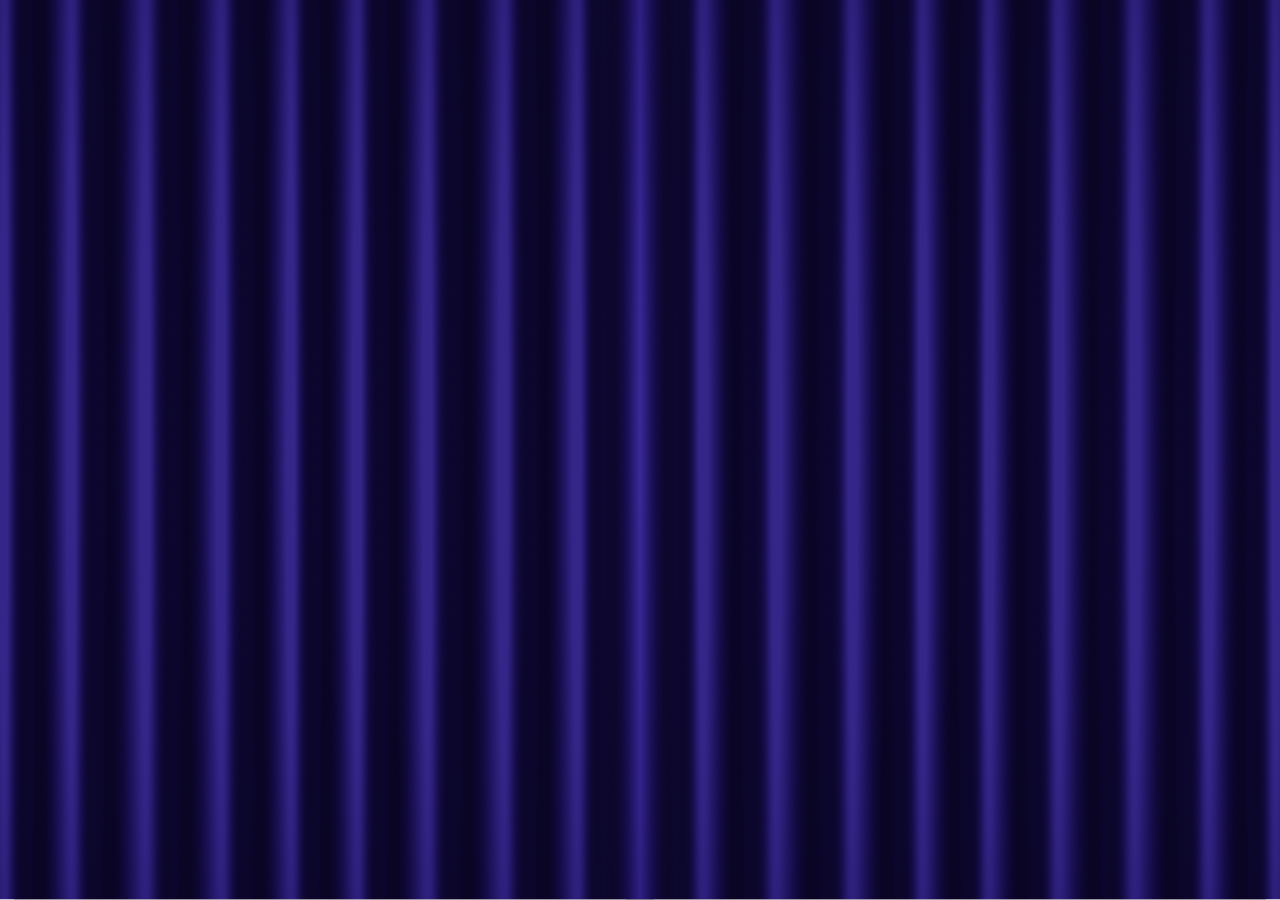
<file: testing/correct_curtains.html>
<!DOCTYPE html>
<html lang="en">
<head>
  <meta charset="UTF-8" />
  <meta name="viewport" content="width=device-width, initial-scale=1.0" />
  <title>Velvet Curtains · DivinAItion</title>
  <!--__CURTAINS_STYLE_START__-->
  <style>
    *, *::before, *::after {
      box-sizing: border-box;
      margin: 0;
      padding: 0;
    }

    html, body {
      width: 100%;
      height: 100%;
      overflow: hidden;
      background: transparent;
    }

    .curtain-stage {
      position: fixed;
      inset: 0;
      z-index: 50;
      pointer-events: auto;
      transition: opacity 480ms ease;
    }

    body.curtain-open .curtain-stage,
    .curtain-stage.curtain-open {
      pointer-events: none;
    }

    .curtain-stage.is-curtain-tucked {
      opacity: 0;
      pointer-events: none;
    }

    #curtainCanvas {
      display: block;
      width: 100%;
      height: 100%;
    }

    .tieback {
      position: absolute;
      top: 54%;
      height: 28px;
      z-index: 55;
      pointer-events: none;
      transform: translateY(-50%);
      filter: drop-shadow(0 5px 8px rgba(1, 3, 16, 0.72));
      will-change: width, opacity;
      opacity: 0;
    }

    .tieback--left { left: -6px; }
    .tieback--right {
      right: -6px;
      transform: translateY(-50%) scaleX(-1);
    }
  </style>
  <!--__CURTAINS_STYLE_END__-->
</head>
<body>
  <!--__CURTAINS_HTML_START__-->
  <div class="curtain-stage" id="curtainStage">
    <canvas id="curtainCanvas"></canvas>

    <svg class="tieback tieback--left" id="tiebackLeft" viewBox="0 0 220 36" preserveAspectRatio="none" aria-hidden="true">
      <defs>
        <linearGradient id="navyTieGrad" x1="0" y1="0" x2="0" y2="1">
          <stop offset="0%" stop-color="#161b5e"/>
          <stop offset="35%" stop-color="#0c1040"/>
          <stop offset="75%" stop-color="#050722"/>
          <stop offset="100%" stop-color="#101550"/>
        </linearGradient>
        <pattern id="navyWeavePattern" width="18" height="18" patternUnits="userSpaceOnUse">
          <path d="M-4,18 L18,-4 M0,22 L22,0" stroke="#030414" stroke-width="3.5"/>
          <path d="M-2,16 L16,-2" stroke="#262c82" stroke-width="1.6"/>
        </pattern>
      </defs>
      <path d="M 0,6 Q 110,16 212,12 C 218,12 218,20 210,20 Q 110,23 0,14 Z" fill="url(#navyTieGrad)" stroke="#030616" stroke-width="1"/>
      <path d="M 0,6 Q 110,16 212,12 C 218,12 218,20 210,20 Q 110,23 0,14 Z" fill="url(#navyWeavePattern)" opacity="0.45"/>
      <path d="M 0,15 Q 110,24 210,19 C 216,19 216,27 208,27 Q 110,31 0,23 Z" fill="url(#navyTieGrad)" stroke="#030616" stroke-width="1"/>
      <path d="M 0,15 Q 110,24 210,19 C 216,19 216,27 208,27 Q 110,31 0,23 Z" fill="url(#navyWeavePattern)" opacity="0.45"/>
    </svg>

    <svg class="tieback tieback--right" id="tiebackRight" viewBox="0 0 220 36" preserveAspectRatio="none" aria-hidden="true">
      <path d="M 0,6 Q 110,16 212,12 C 218,12 218,20 210,20 Q 110,23 0,14 Z" fill="url(#navyTieGrad)" stroke="#030616" stroke-width="1"/>
      <path d="M 0,6 Q 110,16 212,12 C 218,12 218,20 210,20 Q 110,23 0,14 Z" fill="url(#navyWeavePattern)" opacity="0.45"/>
      <path d="M 0,15 Q 110,24 210,19 C 216,19 216,27 208,27 Q 110,31 0,23 Z" fill="url(#navyTieGrad)" stroke="#030616" stroke-width="1"/>
      <path d="M 0,15 Q 110,24 210,19 C 216,19 216,27 208,27 Q 110,31 0,23 Z" fill="url(#navyWeavePattern)" opacity="0.45"/>
    </svg>
  </div>
  <!--__CURTAINS_HTML_END__-->

  <!--__CURTAINS_SCRIPT_START__-->
  <script>
    (function () {
      const CUSTOM_IMAGE_URL = null;

      const curtainStage = document.getElementById('curtainStage');
      const canvas = document.getElementById('curtainCanvas');
      const tiebackLeft = document.getElementById('tiebackLeft');
      const tiebackRight = document.getElementById('tiebackRight');

      const gl = canvas ? canvas.getContext('webgl', {
        alpha: true,
        antialias: true,
        premultipliedAlpha: true
      }) : null;

      let targetProgress = 0;
      let currentProgress = 0;
      let velocity = 0;
      let lastTime = performance.now();
      let isAnimating = false;
      let renderCurtains = function () {};

      if (gl) {
        const vertexShaderSource = `
          precision highp float;

          attribute vec2 aUv;
          attribute float aSide;

          uniform float uProgress;
          uniform float uIsShadow;
          uniform vec2 uResolution;

          varying vec2 vUv;
          varying float vCompression;
          varying float vLocalP;
          varying float vFeatherU;
          varying float vFeatherV;
          varying float vSide;
          varying float vScreenY;

          float getOpenWidth(float v) {
            float topW = 0.24;
            float waistW = 0.11;
            float botW = 0.20;

            if (v <= 0.54) {
              float t = clamp(v / 0.54, 0.0, 1.0);
              float ease = t * t * (3.0 - 2.0 * t);
              float curve = mix(ease, pow(max(t, 0.0001), 1.15), 0.25);
              return mix(topW, waistW, curve);
            } else {
              float t = clamp((v - 0.54) / 0.46, 0.0, 1.0);
              float ease = 1.0 - cos(t * 1.5707963);
              return mix(waistW, botW, pow(max(ease, 0.0001), 1.05));
            }
          }

          void main() {
            float u = aUv.x;
            float v = aUv.y;
            vSide = aSide;

            if (abs(aSide) < 0.5) {
              float sx = u;
              float hemWave = 0.0055 * sin(u * 75.3982) + 0.002 * sin(u * 150.796);
              float sy = v * (0.05 + hemWave);

              if (uIsShadow > 0.5) {
                sy += 0.015;
              }

              vUv = vec2(u * 2.0, v);
              vCompression = 0.2;
              vLocalP = 0.0;
              vScreenY = sy;
              vFeatherU = 0.0;
              vFeatherV = (uIsShadow > 0.5 ? 18.0 : 1.5) / max(uResolution.y * 0.05, 1.0);

              gl_Position = vec4(sx * 2.0 - 1.0, 1.0 - sy * 2.0, 0.0, 1.0);
              return;
            }

            float distFromWaist = abs(v - 0.54);
            float p = uProgress;
            float localP = p + (p * (1.0 - p)) * (0.35 - distFromWaist * 1.1);
            float openW = getOpenWidth(v);
            float widthScale = mix(1.0, openW, localP);

            float waistFocus = exp(-pow((v - 0.54) / 0.28, 2.0));
            float uWarped = mix(u, pow(max(u, 0.0001), 1.0 + 0.08 * localP * waistFocus), 0.55);
            float sxHalf = 0.5 * uWarped * widthScale;

            float upperT = clamp(v / 0.54, 0.0, 1.0);
            float upperMask = smoothstep(0.58, 0.44, v);
            float sag = 0.014 * localP * sin(u * 3.14159265) * sin(upperT * 3.14159265) * upperMask;

            float hemZone = smoothstep(0.52, 1.0, v);
            float lift = 0.045 * localP * pow(max(u, 0.0001), 1.35) * hemZone;
            float pleatWave = 0.0065 * localP * sin(u * 44.0) * smoothstep(0.75, 1.0, v);

            float sx = (aSide < 0.0) ? sxHalf : (1.0 - sxHalf);
            float sy = v + sag - lift + pleatWave;

            if (uIsShadow > 0.5) {
              sx += (-aSide) * 0.011;
              sy += 0.009;
            }

            vUv = vec2(u, v);
            vCompression = clamp(1.0 - widthScale, 0.0, 1.0);
            vLocalP = localP;
            vScreenY = sy;

            float pxWidth = max(uResolution.x * 0.5 * widthScale, 1.0);
            float featherScale = (uIsShadow > 0.5) ? 18.0 : 1.5;
            vFeatherU = featherScale / pxWidth;
            vFeatherV = featherScale / max(uResolution.y, 1.0);

            gl_Position = vec4(sx * 2.0 - 1.0, 1.0 - sy * 2.0, 0.0, 1.0);
          }
        `;

        const fragmentShaderSource = `
          precision highp float;

          uniform sampler2D uSampler;
          uniform float uIsShadow;

          varying vec2 vUv;
          varying float vCompression;
          varying float vLocalP;
          varying float vFeatherU;
          varying float vFeatherV;
          varying float vSide;
          varying float vScreenY;

          void main() {
            float openMask = smoothstep(0.0, 0.06, vLocalP);
            float alphaU = (vFeatherU > 0.0) ? mix(1.0, smoothstep(1.0, 1.0 - vFeatherU, vUv.x), openMask) : 1.0;
            float alphaV = smoothstep(1.0, 1.0 - vFeatherV, vUv.y);
            float edgeAlpha = alphaU * alphaV;

            if (uIsShadow > 0.5) {
              float shadowAlpha = 0.45 * edgeAlpha;
              gl_FragColor = vec4(0.0, 0.0, 0.0, shadowAlpha);
              return;
            }

            vec3 tex = texture2D(uSampler, vUv).rgb;

            if (abs(vSide) > 0.5) {
              float foldDepth = mix(1.0, 0.65 + 0.50 * tex.b, vCompression * 0.80);
              tex *= foldDepth;

              float pinchShadow = exp(-pow((vUv.y - 0.54) * 18.0, 2.0)) * clamp(vLocalP, 0.0, 1.0);
              tex *= (1.0 - 0.38 * pinchShadow);

              float innerEdgeGlow = smoothstep(0.92, 0.995, vUv.x) * 0.055;
              tex += vec3(innerEdgeGlow * 0.36, innerEdgeGlow * 0.22, innerEdgeGlow * 0.95);
            } else {
              tex *= mix(0.95, 1.06, sin(vUv.y * 3.14159));
            }

            gl_FragColor = vec4(tex * edgeAlpha, edgeAlpha);
          }
        `;

        function compileShader(type, source) {
          const shader = gl.createShader(type);
          gl.shaderSource(shader, source);
          gl.compileShader(shader);
          if (!gl.getShaderParameter(shader, gl.COMPILE_STATUS)) {
            console.error(gl.getShaderInfoLog(shader));
          }
          return shader;
        }

        const program = gl.createProgram();
        gl.attachShader(program, compileShader(gl.VERTEX_SHADER, vertexShaderSource));
        gl.attachShader(program, compileShader(gl.FRAGMENT_SHADER, fragmentShaderSource));
        gl.linkProgram(program);
        gl.useProgram(program);

        function buildGrid(cols, rows, side) {
          const positions = [];
          const indices = [];

          for (let r = 0; r <= rows; r++) {
            const v = r / rows;
            for (let c = 0; c <= cols; c++) {
              const u = c / cols;
              positions.push(u, v, side);
            }
          }

          const stride = cols + 1;
          for (let r = 0; r < rows; r++) {
            for (let c = 0; c < cols; c++) {
              const i0 = r * stride + c;
              const i1 = i0 + 1;
              const i2 = i0 + stride;
              const i3 = i2 + 1;
              indices.push(i0, i2, i1, i1, i2, i3);
            }
          }

          const vbo = gl.createBuffer();
          gl.bindBuffer(gl.ARRAY_BUFFER, vbo);
          gl.bufferData(gl.ARRAY_BUFFER, new Float32Array(positions), gl.STATIC_DRAW);

          const ibo = gl.createBuffer();
          gl.bindBuffer(gl.ELEMENT_ARRAY_BUFFER, ibo);
          gl.bufferData(gl.ELEMENT_ARRAY_BUFFER, new Uint16Array(indices), gl.STATIC_DRAW);

          return { vbo, ibo, count: indices.length };
        }

        const leftCurtainMesh = buildGrid(96, 128, -1.0);
        const rightCurtainMesh = buildGrid(96, 128, 1.0);

        const aUvLoc = gl.getAttribLocation(program, 'aUv');
        const aSideLoc = gl.getAttribLocation(program, 'aSide');
        const uProgressLoc = gl.getUniformLocation(program, 'uProgress');
        const uIsShadowLoc = gl.getUniformLocation(program, 'uIsShadow');
        const uResolutionLoc = gl.getUniformLocation(program, 'uResolution');
        const uSamplerLoc = gl.getUniformLocation(program, 'uSampler');

        function drawMesh(mesh) {
          gl.bindBuffer(gl.ARRAY_BUFFER, mesh.vbo);
          gl.enableVertexAttribArray(aUvLoc);
          gl.vertexAttribPointer(aUvLoc, 2, gl.FLOAT, false, 12, 0);
          gl.enableVertexAttribArray(aSideLoc);
          gl.vertexAttribPointer(aSideLoc, 1, gl.FLOAT, false, 12, 8);

          gl.bindBuffer(gl.ELEMENT_ARRAY_BUFFER, mesh.ibo);
          gl.drawElements(gl.TRIANGLES, mesh.count, gl.UNSIGNED_SHORT, 0);
        }

        function createVelvetCanvas() {
          const w = 1024;
          const h = 512;
          const texCanvas = document.createElement('canvas');
          texCanvas.width = w;
          texCanvas.height = h;
          const ctx = texCanvas.getContext('2d');
          const imgData = ctx.createImageData(w, h);
          const data = imgData.data;

          for (let x = 0; x < w; x++) {
            const u = x / w;
            const phase = u * Math.PI * 2.0 * 9.0 + 0.35 * Math.sin(u * Math.PI * 2.0 * 2.0);
            const ridge = 0.5 + 0.5 * Math.cos(phase);
            const subFold = 0.5 + 0.5 * Math.cos(phase * 2.0 + 0.7);
            const crest = Math.pow(ridge, 1.45) * 0.85 + Math.pow(subFold, 2.2) * 0.15;
            const sheen = Math.pow(Math.max(0, Math.cos(phase - 0.55)), 4.0) * 0.35;

            for (let y = 0; y < h; y++) {
              const v = y / h;
              const verticalGrad = 0.84 + 0.16 * Math.sin(v * Math.PI);
              const nap = (Math.sin(x * 1.7 + y * 0.35) * Math.cos(y * 1.3)) * 0.018;
              const lum = Math.min(1.0, Math.max(0.0, (0.14 + crest * 0.72 + sheen + nap) * verticalGrad));

              const r = Math.round(7 + Math.pow(lum, 1.55) * 44);
              const g = Math.round(4 + Math.pow(lum, 1.9) * 34);
              const b = Math.round(22 + Math.pow(lum, 1.12) * 114);

              const idx = (y * w + x) * 4;
              data[idx] = r;
              data[idx + 1] = g;
              data[idx + 2] = b;
              data[idx + 3] = 255;
            }
          }

          ctx.putImageData(imgData, 0, 0);
          return texCanvas;
        }

        const texture = gl.createTexture();
        function uploadTexture(source) {
          gl.bindTexture(gl.TEXTURE_2D, texture);
          gl.texImage2D(gl.TEXTURE_2D, 0, gl.RGBA, gl.RGBA, gl.UNSIGNED_BYTE, source);
          gl.texParameteri(gl.TEXTURE_2D, gl.TEXTURE_WRAP_S, gl.REPEAT);
          gl.texParameteri(gl.TEXTURE_2D, gl.TEXTURE_WRAP_T, gl.CLAMP_TO_EDGE);
          gl.texParameteri(gl.TEXTURE_2D, gl.TEXTURE_MIN_FILTER, gl.LINEAR_MIPMAP_LINEAR);
          gl.texParameteri(gl.TEXTURE_2D, gl.TEXTURE_MAG_FILTER, gl.LINEAR);
          gl.generateMipmap(gl.TEXTURE_2D);
        }

        uploadTexture(createVelvetCanvas());

        if (CUSTOM_IMAGE_URL) {
          const img = new Image();
          img.crossOrigin = 'anonymous';
          img.onload = () => {
            const offscreen = document.createElement('canvas');
            offscreen.width = 1024;
            offscreen.height = 512;
            offscreen.getContext('2d').drawImage(img, 0, 0, 1024, 512);
            uploadTexture(offscreen);
            renderCurtains(currentProgress);
          };
          img.src = CUSTOM_IMAGE_URL;
        }

        renderCurtains = function (progress) {
          const p = Math.min(1, Math.max(0, progress));
          gl.clearColor(0, 0, 0, 0);
          gl.clear(gl.COLOR_BUFFER_BIT);

          gl.enable(gl.BLEND);
          gl.blendFunc(gl.ONE, gl.ONE_MINUS_SRC_ALPHA);

          gl.activeTexture(gl.TEXTURE0);
          gl.bindTexture(gl.TEXTURE_2D, texture);
          gl.uniform1i(uSamplerLoc, 0);
          gl.uniform1f(uProgressLoc, p);
          gl.uniform2f(uResolutionLoc, canvas.width, canvas.height);

          gl.uniform1f(uIsShadowLoc, 1.0);
          drawMesh(leftCurtainMesh);
          drawMesh(rightCurtainMesh);

          gl.uniform1f(uIsShadowLoc, 0.0);
          drawMesh(leftCurtainMesh);
          drawMesh(rightCurtainMesh);

          const waistProgress = p + (p * (1.0 - p)) * 0.35;
          const waistScale = 1.0 - (1.0 - 0.11) * waistProgress;
          const halfScreenPx = window.innerWidth * 0.5;
          const ropeWidth = Math.max(0, halfScreenPx * waistScale + 12);

          if (tiebackLeft && tiebackRight) {
            tiebackLeft.style.width = `${ropeWidth}px`;
            tiebackRight.style.width = `${ropeWidth}px`;

            const ropeOpacity = Math.min(1, Math.max(0, (p - 0.12) / 0.35));
            tiebackLeft.style.opacity = ropeOpacity;
            tiebackRight.style.opacity = ropeOpacity;
          }
        };

        function resize() {
          const dpr = Math.min(window.devicePixelRatio || 1, 2);
          canvas.width = Math.floor(window.innerWidth * dpr);
          canvas.height = Math.floor(window.innerHeight * dpr);
          gl.viewport(0, 0, canvas.width, canvas.height);
          renderCurtains(currentProgress);
        }

        window.addEventListener('resize', resize);
        resize();
      }

      function animate(now) {
        if (!isAnimating) return;
        const dt = Math.min((now - lastTime) / 1000, 0.05);
        lastTime = now;

        const stiffness = 14;
        const damping = 6.8;

        const force = (targetProgress - currentProgress) * stiffness;
        velocity = (velocity + force * dt) * Math.exp(-damping * dt);
        currentProgress = Math.min(1, Math.max(0, currentProgress + velocity * dt));

        if (Math.abs(targetProgress - currentProgress) < 0.0008 && Math.abs(velocity) < 0.008) {
          currentProgress = targetProgress;
          velocity = 0;
          renderCurtains(currentProgress);
          isAnimating = false;
          window.dispatchEvent(new CustomEvent('curtains:settled', {
            detail: { isOpen: targetProgress >= 0.5 }
          }));
          return;
        }

        renderCurtains(currentProgress);
        requestAnimationFrame(animate);
      }

      function startAnimation() {
        if (!isAnimating) {
          isAnimating = true;
          lastTime = performance.now();
          requestAnimationFrame(animate);
        }
      }

      function setCurtainsOpen(isOpen, immediate) {
        const openState = Boolean(isOpen);
        document.body.classList.toggle('curtain-open', openState);
        if (curtainStage) {
          curtainStage.classList.toggle('curtain-open', openState);
        }
        targetProgress = openState ? 1 : 0;

        if (immediate) {
          isAnimating = false;
          currentProgress = targetProgress;
          velocity = 0;
          renderCurtains(currentProgress);
          return;
        }

        startAnimation();
      }

      function openCurtains() {
        setCurtainsOpen(true, false);
      }

      function closeCurtains() {
        setCurtainsOpen(false, false);
      }

      function toggleCurtains() {
        setCurtainsOpen(targetProgress < 0.5, false);
      }

      function isCurtainsOpen() {
        return targetProgress >= 0.5;
      }

      window.openCurtains = openCurtains;
      window.closeCurtains = closeCurtains;
      window.toggleCurtains = toggleCurtains;
      window.setCurtainsOpen = setCurtainsOpen;
      window.isCurtainsOpen = isCurtainsOpen;
      window.CurtainController = {
        open: openCurtains,
        close: closeCurtains,
        toggle: toggleCurtains,
        setOpen: setCurtainsOpen,
        isOpen: isCurtainsOpen,
      };

      window.addEventListener('message', (event) => {
        const msg = event.data;
        if (!msg || typeof msg !== 'object') return;
        if (msg.type === 'curtains:open') openCurtains();
        else if (msg.type === 'curtains:close') closeCurtains();
        else if (msg.type === 'curtains:toggle') toggleCurtains();
        else if (msg.type === 'curtains:set') setCurtainsOpen(Boolean(msg.open), Boolean(msg.immediate));
      });
    })();
  </script>
  <!--__CURTAINS_SCRIPT_END__-->
</body>
</html>
</file>
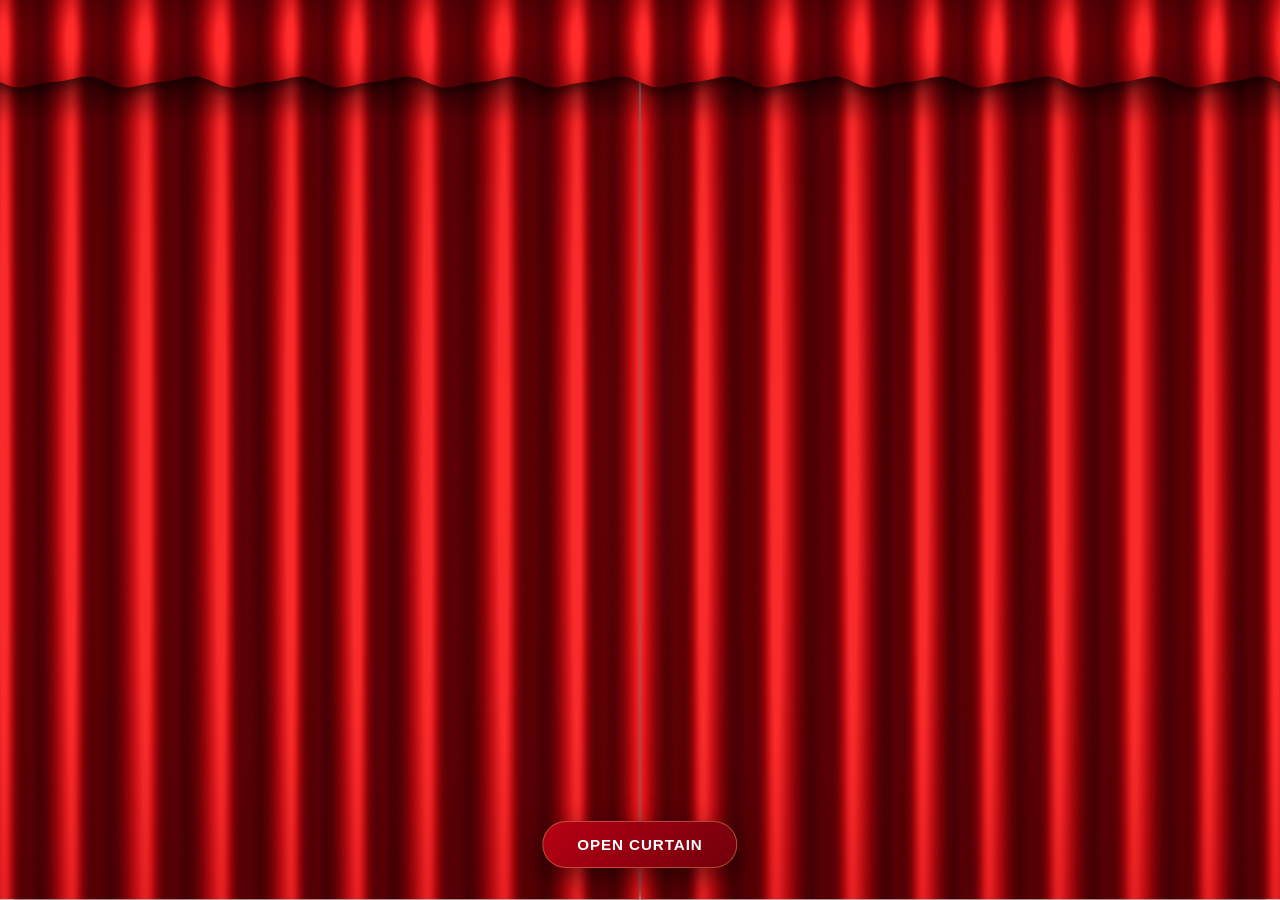
<file: testing/curtain-animation.html>
<!DOCTYPE html>
<html lang="en">
<head>
<meta charset="UTF-8">
<meta name="viewport" content="width=device-width, initial-scale=1.0">
<title>Pinched Theater Curtain with Gold Tie-Backs</title>
<style>
    * {
        box-sizing: border-box;
        margin: 0;
        padding: 0;
    }

    body {
        font-family: 'Segoe UI', system-ui, -apple-system, sans-serif;
        overflow: hidden;
        background: #0d0d0d;
    }

    /* Stage / Content Underneath */
    .stage {
        position: relative;
        z-index: 1;
        width: 100vw;
        height: 100vh;
        background: radial-gradient(circle at center, #ffffff 0%, #f3f4f6 68%, #dce0e6 100%);
        display: flex;
        flex-direction: column;
        align-items: center;
        justify-content: center;
        text-align: center;
        padding: 2rem;
    }

    .stage-content {
        opacity: 0;
        transform: scale(0.95) translateY(14px);
        transition: opacity 1.1s ease 0.35s, transform 1.2s cubic-bezier(0.22, 1, 0.36, 1) 0.35s;
    }

    body.curtain-open .stage-content {
        opacity: 1;
        transform: scale(1) translateY(0);
    }

    .stage h1 {
        font-size: clamp(2rem, 5vw, 3.6rem);
        color: #18181b;
        letter-spacing: -0.02em;
        margin-bottom: 0.6rem;
    }

    .stage p {
        font-size: 1.15rem;
        color: #52525b;
        max-width: 460px;
        line-height: 1.5;
    }

    /* Curtain Container */
    .curtain-stage {
        position: fixed;
        inset: 0;
        z-index: 10;
        pointer-events: auto;
    }

    body.curtain-open .curtain-stage {
        pointer-events: none;
    }

    #curtainCanvas {
        display: block;
        width: 100%;
        height: 100%;
    }

    /* Braided Gold Tie-Back Ropes */
    .tieback {
        position: absolute;
        top: 54%; /* Matches PINCH_Y in shader */
        height: 28px;
        z-index: 20;
        pointer-events: none;
        transform: translateY(-50%);
        filter: drop-shadow(0 4px 6px rgba(0, 0, 0, 0.55));
        will-change: width, opacity;
        opacity: 0;
    }

    .tieback--left {
        left: -6px;
    }

    .tieback--right {
        right: -6px;
        transform: translateY(-50%) scaleX(-1);
    }

    /* Action Button */
    .toggle-btn {
        position: fixed;
        bottom: 32px;
        left: 50%;
        transform: translateX(-50%);
        z-index: 30;
        padding: 14px 34px;
        font-size: 0.95rem;
        font-weight: 600;
        letter-spacing: 0.06em;
        text-transform: uppercase;
        color: #fff;
        background: linear-gradient(135deg, #b80014, #70000b);
        border: 1px solid rgba(255, 215, 130, 0.35);
        border-radius: 999px;
        box-shadow: 0 10px 28px rgba(0, 0, 0, 0.5);
        cursor: pointer;
        transition: transform 0.25s ease, box-shadow 0.25s ease, background 0.25s ease;
    }

    .toggle-btn:hover {
        transform: translateX(-50%) translateY(-2px);
        box-shadow: 0 14px 32px rgba(0, 0, 0, 0.6);
        background: linear-gradient(135deg, #d60018, #8c000e);
    }

    .toggle-btn:active {
        transform: translateX(-50%) translateY(0);
    }
</style>
</head>
<body>

    <!-- Stage Content -->
    <main class="stage">
        <div class="stage-content">
            <h1>Grand Premiere</h1>
            <p>Smooth cloth physics gather the velvet pleats into braided gold tie-backs while framing your stage.</p>
        </div>
    </main>

    <!-- WebGL Warped Curtain Canvas & Gold Tie-Backs -->
    <div class="curtain-stage" id="curtainStage">
        <canvas id="curtainCanvas"></canvas>

        <!-- Left Braided Gold Rope -->
        <svg class="tieback tieback--left" id="tiebackLeft" viewBox="0 0 220 36" preserveAspectRatio="none">
            <defs>
                <linearGradient id="goldGrad" x1="0" y1="0" x2="0" y2="1">
                    <stop offset="0%" stop-color="#fff0a6"/>
                    <stop offset="35%" stop-color="#e5b342"/>
                    <stop offset="75%" stop-color="#9e6d14"/>
                    <stop offset="100%" stop-color="#f5cf6b"/>
                </linearGradient>
                <pattern id="braidPattern" width="18" height="18" patternUnits="userSpaceOnUse">
                    <path d="M-4,18 L18,-4 M0,22 L22,0" stroke="#5c3b04" stroke-width="3.5"/>
                    <path d="M-2,16 L16,-2" stroke="#fff6c7" stroke-width="2"/>
                </pattern>
            </defs>
            <path d="M 0,6 Q 110,16 212,12 C 218,12 218,20 210,20 Q 110,23 0,14 Z" fill="url(#goldGrad)" stroke="#4a2e00" stroke-width="1"/>
            <path d="M 0,6 Q 110,16 212,12 C 218,12 218,20 210,20 Q 110,23 0,14 Z" fill="url(#braidPattern)" opacity="0.65"/>
            <path d="M 0,15 Q 110,24 210,19 C 216,19 216,27 208,27 Q 110,31 0,23 Z" fill="url(#goldGrad)" stroke="#4a2e00" stroke-width="1"/>
            <path d="M 0,15 Q 110,24 210,19 C 216,19 216,27 208,27 Q 110,31 0,23 Z" fill="url(#braidPattern)" opacity="0.65"/>
        </svg>

        <!-- Right Braided Gold Rope -->
        <svg class="tieback tieback--right" id="tiebackRight" viewBox="0 0 220 36" preserveAspectRatio="none">
            <path d="M 0,6 Q 110,16 212,12 C 218,12 218,20 210,20 Q 110,23 0,14 Z" fill="url(#goldGrad)" stroke="#4a2e00" stroke-width="1"/>
            <path d="M 0,6 Q 110,16 212,12 C 218,12 218,20 210,20 Q 110,23 0,14 Z" fill="url(#braidPattern)" opacity="0.65"/>
            <path d="M 0,15 Q 110,24 210,19 C 216,19 216,27 208,27 Q 110,31 0,23 Z" fill="url(#goldGrad)" stroke="#4a2e00" stroke-width="1"/>
            <path d="M 0,15 Q 110,24 210,19 C 216,19 216,27 208,27 Q 110,31 0,23 Z" fill="url(#braidPattern)" opacity="0.65"/>
        </svg>
    </div>

    <button class="toggle-btn" id="toggleBtn">Open Curtain</button>

    <script>
        // Optional: Set to an image URL if you want to warp a custom curtain image instead
        const CUSTOM_IMAGE_URL = null;

        const canvas = document.getElementById('curtainCanvas');
        const tiebackLeft = document.getElementById('tiebackLeft');
        const tiebackRight = document.getElementById('tiebackRight');
        const toggleBtn = document.getElementById('toggleBtn');

        const PINCH_Y = 0.54; // Tie-back waist height (54% from top)

        const gl = canvas.getContext('webgl', {
            alpha: true,
            antialias: true,
            premultipliedAlpha: true
        });

        // ---------------------------------------------------------------------
        // 1. Shaders: Smooth Continuous Curve Warping & Velvet Lighting
        // ---------------------------------------------------------------------
        const vertexShaderSource = `
            precision highp float;

            attribute vec2 aUv;
            attribute float aSide; // -1.0 = left curtain, +1.0 = right curtain, 0.0 = top valance

            uniform float uProgress;
            uniform float uIsShadow;
            uniform vec2 uResolution;

            varying vec2 vUv;
            varying float vCompression;
            varying float vLocalP;
            varying float vFeatherU;
            varying float vFeatherV;
            varying float vSide;
            varying float vScreenY;

            float getOpenWidth(float v) {
                float topW = 0.80;
                float waistW = 0.185;
                float botW = 0.33;

                if (v <= 0.54) {
                    float t = clamp(v / 0.54, 0.0, 1.0);
                    float ease = t * t * (3.0 - 2.0 * t);
                    float curve = mix(ease, pow(max(t, 0.0001), 1.15), 0.25);
                    return mix(topW, waistW, curve);
                } else {
                    float t = clamp((v - 0.54) / 0.46, 0.0, 1.0);
                    float ease = 1.0 - cos(t * 1.5707963);
                    return mix(waistW, botW, pow(max(ease, 0.0001), 1.05));
                }
            }

            void main() {
                float u = aUv.x;
                float v = aUv.y;
                vSide = aSide;

                // Top Valance
                if (abs(aSide) < 0.5) {
                    float sx = u;
                    float hemWave = 0.0055 * sin(u * 75.3982) + 0.002 * sin(u * 150.796);
                    float sy = v * (0.092 + hemWave);

                    if (uIsShadow > 0.5) {
                        sy += 0.015;
                    }

                    vUv = vec2(u * 2.0, v);
                    vCompression = 0.2;
                    vLocalP = 0.0;
                    vScreenY = sy;
                    vFeatherU = 0.0;
                    vFeatherV = (uIsShadow > 0.5 ? 18.0 : 1.5) / max(uResolution.y * 0.092, 1.0);

                    gl_Position = vec4(sx * 2.0 - 1.0, 1.0 - sy * 2.0, 0.0, 1.0);
                    return;
                }

                // Main Left & Right Curtains
                float distFromWaist = abs(v - 0.54);
                float p = uProgress;
                // Waist pulls slightly ahead of top and bottom while keeping endpoints exact at 0 and 1
                float localP = p + (p * (1.0 - p)) * (0.35 - distFromWaist * 1.1);
                float openW = getOpenWidth(v);
                float widthScale = mix(1.0, openW, localP);

                // Smoothly gather pleats horizontally toward the tie-back waist
                float waistFocus = exp(-pow((v - 0.54) / 0.28, 2.0));
                float uWarped = mix(u, pow(max(u, 0.0001), 1.0 + 0.16 * localP * waistFocus), 0.75);
                float sxHalf = 0.5 * uWarped * widthScale;

                // Gravity sag in the diagonal upper drape
                float upperT = clamp(v / 0.54, 0.0, 1.0);
                float upperMask = smoothstep(0.58, 0.44, v);
                float sag = 0.022 * localP * sin(u * 3.14159265) * sin(upperT * 3.14159265) * upperMask;

                // Smooth upward lift of the bottom-inner corner & scalloped hem ripple
                float hemZone = smoothstep(0.52, 1.0, v);
                float lift = 0.088 * localP * pow(max(u, 0.0001), 1.45) * hemZone;
                float pleatWave = 0.0085 * localP * sin(u * 44.0) * smoothstep(0.75, 1.0, v);

                float sx = (aSide < 0.0) ? sxHalf : (1.0 - sxHalf);
                float sy = v + sag - lift + pleatWave;

                if (uIsShadow > 0.5) {
                    sx += (-aSide) * 0.011;
                    sy += 0.009;
                }

                vUv = vec2(u, v);
                vCompression = clamp(1.0 - widthScale, 0.0, 1.0);
                vLocalP = localP;
                vScreenY = sy;

                // Resolution-aware anti-aliasing feather width (eliminates jagged outer edges)
                float pxWidth = max(uResolution.x * 0.5 * widthScale, 1.0);
                float featherScale = (uIsShadow > 0.5) ? 18.0 : 1.5;
                vFeatherU = featherScale / pxWidth;
                vFeatherV = featherScale / max(uResolution.y, 1.0);

                gl_Position = vec4(sx * 2.0 - 1.0, 1.0 - sy * 2.0, 0.0, 1.0);
            }
        `;

        const fragmentShaderSource = `
            precision highp float;

            uniform sampler2D uSampler;
            uniform float uIsShadow;

            varying vec2 vUv;
            varying float vCompression;
            varying float vLocalP;
            varying float vFeatherU;
            varying float vFeatherV;
            varying float vSide;
            varying float vScreenY;

            void main() {
                // Soft anti-aliased boundaries on inner edge (u=1) and bottom hem (v=1)
                float alphaU = (vFeatherU > 0.0) ? smoothstep(1.0, 1.0 - vFeatherU, vUv.x) : 1.0;
                float alphaV = smoothstep(1.0, 1.0 - vFeatherV, vUv.y);
                float edgeAlpha = alphaU * alphaV;

                if (uIsShadow > 0.5) {
                    float shadowAlpha = 0.42 * edgeAlpha;
                    gl_FragColor = vec4(0.0, 0.0, 0.0, shadowAlpha);
                    return;
                }

                vec3 tex = texture2D(uSampler, vUv).rgb;

                if (abs(vSide) > 0.5) {
                    // Deepen velvet folds as cloth compresses into the tie-back
                    float foldDepth = mix(1.0, 0.72 + 0.48 * tex.r, vCompression * 0.75);
                    tex *= foldDepth;

                    // Crease shadow right where the gold tie-back cinches the waist
                    float pinchShadow = exp(-pow((vUv.y - 0.54) * 18.0, 2.0)) * clamp(vLocalP, 0.0, 1.0);
                    tex *= (1.0 - 0.34 * pinchShadow);

                    // Cast shadow from the top valance onto the upper main curtain
                    float valanceShadow = mix(0.55, 1.0, smoothstep(0.088, 0.145, vScreenY));
                    tex *= valanceShadow;

                    // Subtle rim highlight along the inner edge
                    float innerEdgeGlow = smoothstep(0.92, 0.995, vUv.x) * 0.08;
                    tex += vec3(innerEdgeGlow, innerEdgeGlow * 0.12, innerEdgeGlow * 0.12);
                } else {
                    // Subtle lower shading on the top valance
                    tex *= mix(0.95, 1.06, sin(vUv.y * 3.14159));
                }

                // Premultiplied alpha output for clean compositing
                gl_FragColor = vec4(tex * edgeAlpha, edgeAlpha);
            }
        `;

        function compileShader(type, source) {
            const shader = gl.createShader(type);
            gl.shaderSource(shader, source);
            gl.compileShader(shader);
            if (!gl.getShaderParameter(shader, gl.COMPILE_STATUS)) {
                console.error(gl.getShaderInfoLog(shader));
            }
            return shader;
        }

        const program = gl.createProgram();
        gl.attachShader(program, compileShader(gl.VERTEX_SHADER, vertexShaderSource));
        gl.attachShader(program, compileShader(gl.FRAGMENT_SHADER, fragmentShaderSource));
        gl.linkProgram(program);
        gl.useProgram(program);

        // ---------------------------------------------------------------------
        // 2. Build Cloth Grids (Left Curtain, Right Curtain, Top Valance)
        // ---------------------------------------------------------------------
        function buildGrid(cols, rows, side) {
            const positions = [];
            const indices = [];

            for (let r = 0; r <= rows; r++) {
                const v = r / rows;
                for (let c = 0; c <= cols; c++) {
                    const u = c / cols;
                    positions.push(u, v, side);
                }
            }

            const stride = cols + 1;
            for (let r = 0; r < rows; r++) {
                for (let c = 0; c < cols; c++) {
                    const i0 = r * stride + c;
                    const i1 = i0 + 1;
                    const i2 = i0 + stride;
                    const i3 = i2 + 1;
                    indices.push(i0, i2, i1, i1, i2, i3);
                }
            }

            const vbo = gl.createBuffer();
            gl.bindBuffer(gl.ARRAY_BUFFER, vbo);
            gl.bufferData(gl.ARRAY_BUFFER, new Float32Array(positions), gl.STATIC_DRAW);

            const ibo = gl.createBuffer();
            gl.bindBuffer(gl.ELEMENT_ARRAY_BUFFER, ibo);
            gl.bufferData(gl.ELEMENT_ARRAY_BUFFER, new Uint16Array(indices), gl.STATIC_DRAW);

            return { vbo, ibo, count: indices.length };
        }

        const leftCurtainMesh = buildGrid(96, 128, -1.0);
        const rightCurtainMesh = buildGrid(96, 128, 1.0);
        const valanceMesh = buildGrid(110, 10, 0.0);

        const aUvLoc = gl.getAttribLocation(program, 'aUv');
        const aSideLoc = gl.getAttribLocation(program, 'aSide');
        const uProgressLoc = gl.getUniformLocation(program, 'uProgress');
        const uIsShadowLoc = gl.getUniformLocation(program, 'uIsShadow');
        const uResolutionLoc = gl.getUniformLocation(program, 'uResolution');
        const uSamplerLoc = gl.getUniformLocation(program, 'uSampler');

        function drawMesh(mesh) {
            gl.bindBuffer(gl.ARRAY_BUFFER, mesh.vbo);
            gl.enableVertexAttribArray(aUvLoc);
            gl.vertexAttribPointer(aUvLoc, 2, gl.FLOAT, false, 12, 0);
            gl.enableVertexAttribArray(aSideLoc);
            gl.vertexAttribPointer(aSideLoc, 1, gl.FLOAT, false, 12, 8);

            gl.bindBuffer(gl.ELEMENT_ARRAY_BUFFER, mesh.ibo);
            gl.drawElements(gl.TRIANGLES, mesh.count, gl.UNSIGNED_SHORT, 0);
        }

        // ---------------------------------------------------------------------
        // 3. Create Lush Crimson Velvet Texture (or load CUSTOM_IMAGE_URL)
        // ---------------------------------------------------------------------
        function createVelvetCanvas() {
            const w = 1024;
            const h = 512;
            const texCanvas = document.createElement('canvas');
            texCanvas.width = w;
            texCanvas.height = h;
            const ctx = texCanvas.getContext('2d');
            const imgData = ctx.createImageData(w, h);
            const data = imgData.data;

            for (let x = 0; x < w; x++) {
                const u = x / w;
                // Periodic multi-frequency pleats so left/right edges tile seamlessly
                const phase = u * Math.PI * 2.0 * 9.0 + 0.35 * Math.sin(u * Math.PI * 2.0 * 2.0);
                const ridge = 0.5 + 0.5 * Math.cos(phase);
                const subFold = 0.5 + 0.5 * Math.cos(phase * 2.0 + 0.7);
                const crest = Math.pow(ridge, 1.45) * 0.85 + Math.pow(subFold, 2.2) * 0.15;

                // Asymmetric highlight simulating directional stage lighting
                const sheen = Math.pow(Math.max(0, Math.cos(phase - 0.55)), 4.0) * 0.35;

                for (let y = 0; y < h; y++) {
                    const v = y / h;
                    const verticalGrad = 0.84 + 0.16 * Math.sin(v * Math.PI);
                    // Subtle velvet fabric micro-nap
                    const nap = (Math.sin(x * 1.7 + y * 0.35) * Math.cos(y * 1.3)) * 0.018;

                    const lum = Math.min(1.0, Math.max(0.0, (0.14 + crest * 0.72 + sheen + nap) * verticalGrad));

                    const r = Math.round(40 + lum * 208);
                    const g = Math.round(Math.pow(lum, 3.2) * 42);
                    const b = Math.round(4 + Math.pow(lum, 2.8) * 38);

                    const idx = (y * w + x) * 4;
                    data[idx] = r;
                    data[idx + 1] = g;
                    data[idx + 2] = b;
                    data[idx + 3] = 255;
                }
            }

            ctx.putImageData(imgData, 0, 0);
            return texCanvas;
        }

        const texture = gl.createTexture();
        function uploadTexture(source) {
            gl.bindTexture(gl.TEXTURE_2D, texture);
            gl.texImage2D(gl.TEXTURE_2D, 0, gl.RGBA, gl.RGBA, gl.UNSIGNED_BYTE, source);
            gl.texParameteri(gl.TEXTURE_2D, gl.TEXTURE_WRAP_S, gl.REPEAT);
            gl.texParameteri(gl.TEXTURE_2D, gl.TEXTURE_WRAP_T, gl.CLAMP_TO_EDGE);
            gl.texParameteri(gl.TEXTURE_2D, gl.TEXTURE_MIN_FILTER, gl.LINEAR_MIPMAP_LINEAR);
            gl.texParameteri(gl.TEXTURE_2D, gl.TEXTURE_MAG_FILTER, gl.LINEAR);
            gl.generateMipmap(gl.TEXTURE_2D);
        }

        uploadTexture(createVelvetCanvas());

        if (CUSTOM_IMAGE_URL) {
            const img = new Image();
            img.crossOrigin = 'anonymous';
            img.onload = () => {
                const offscreen = document.createElement('canvas');
                offscreen.width = 1024;
                offscreen.height = 512;
                offscreen.getContext('2d').drawImage(img, 0, 0, 1024, 512);
                uploadTexture(offscreen);
            };
            img.src = CUSTOM_IMAGE_URL;
        }

        // ---------------------------------------------------------------------
        // 4. Resize & Spring-Damper Physics Animation Loop
        // ---------------------------------------------------------------------
        function resize() {
            const dpr = Math.min(window.devicePixelRatio || 1, 2);
            canvas.width = Math.floor(window.innerWidth * dpr);
            canvas.height = Math.floor(window.innerHeight * dpr);
            gl.viewport(0, 0, canvas.width, canvas.height);
        }

        window.addEventListener('resize', resize);
        resize();

        let targetProgress = 0; // 0 = closed, 1 = open
        let currentProgress = 0;
        let velocity = 0;
        let lastTime = performance.now();

        function renderCurtains(progress) {
            gl.clearColor(0, 0, 0, 0);
            gl.clear(gl.COLOR_BUFFER_BIT);

            gl.enable(gl.BLEND);
            gl.blendFunc(gl.ONE, gl.ONE_MINUS_SRC_ALPHA);

            gl.activeTexture(gl.TEXTURE0);
            gl.bindTexture(gl.TEXTURE_2D, texture);
            gl.uniform1i(uSamplerLoc, 0);
            gl.uniform1f(uProgressLoc, progress);
            gl.uniform2f(uResolutionLoc, canvas.width, canvas.height);

            // 1. Main curtains drop shadow pass
            gl.uniform1f(uIsShadowLoc, 1.0);
            drawMesh(leftCurtainMesh);
            drawMesh(rightCurtainMesh);

            // 2. Main curtains velvet cloth pass
            gl.uniform1f(uIsShadowLoc, 0.0);
            drawMesh(leftCurtainMesh);
            drawMesh(rightCurtainMesh);

            // 3. Top valance shadow & cloth pass
            gl.uniform1f(uIsShadowLoc, 1.0);
            drawMesh(valanceMesh);
            gl.uniform1f(uIsShadowLoc, 0.0);
            drawMesh(valanceMesh);

            // Update braided gold tie-back ropes to match exact pinched waist width
            const waistProgress = progress + (progress * (1.0 - progress)) * 0.35;
            const waistScale = 1.0 - (1.0 - 0.185) * waistProgress;
            const halfScreenPx = window.innerWidth * 0.5;
            const ropeWidth = Math.max(0, halfScreenPx * waistScale + 12);

            tiebackLeft.style.width = `${ropeWidth}px`;
            tiebackRight.style.width = `${ropeWidth}px`;

            const ropeOpacity = Math.min(1, Math.max(0, (progress - 0.12) / 0.35));
            tiebackLeft.style.opacity = ropeOpacity;
            tiebackRight.style.opacity = ropeOpacity;
        }

        function animate(now) {
            const dt = Math.min((now - lastTime) / 1000, 0.05);
            lastTime = now;

            // Spring constants tuned for heavy, graceful theater velvet
            const stiffness = 14;
            const damping = 6.8;

            const force = (targetProgress - currentProgress) * stiffness;
            velocity = (velocity + force * dt) * Math.exp(-damping * dt);
            currentProgress += velocity * dt;

            if (Math.abs(targetProgress - currentProgress) < 0.0002 && Math.abs(velocity) < 0.0002) {
                currentProgress = targetProgress;
                velocity = 0;
            }

            renderCurtains(currentProgress);
            requestAnimationFrame(animate);
        }

        toggleBtn.addEventListener('click', () => {
            const isOpen = document.body.classList.toggle('curtain-open');
            targetProgress = isOpen ? 1 : 0;
            toggleBtn.textContent = isOpen ? 'Close Curtain' : 'Open Curtain';
        });

        requestAnimationFrame(animate);
    </script>

</body>
</html>
</file>
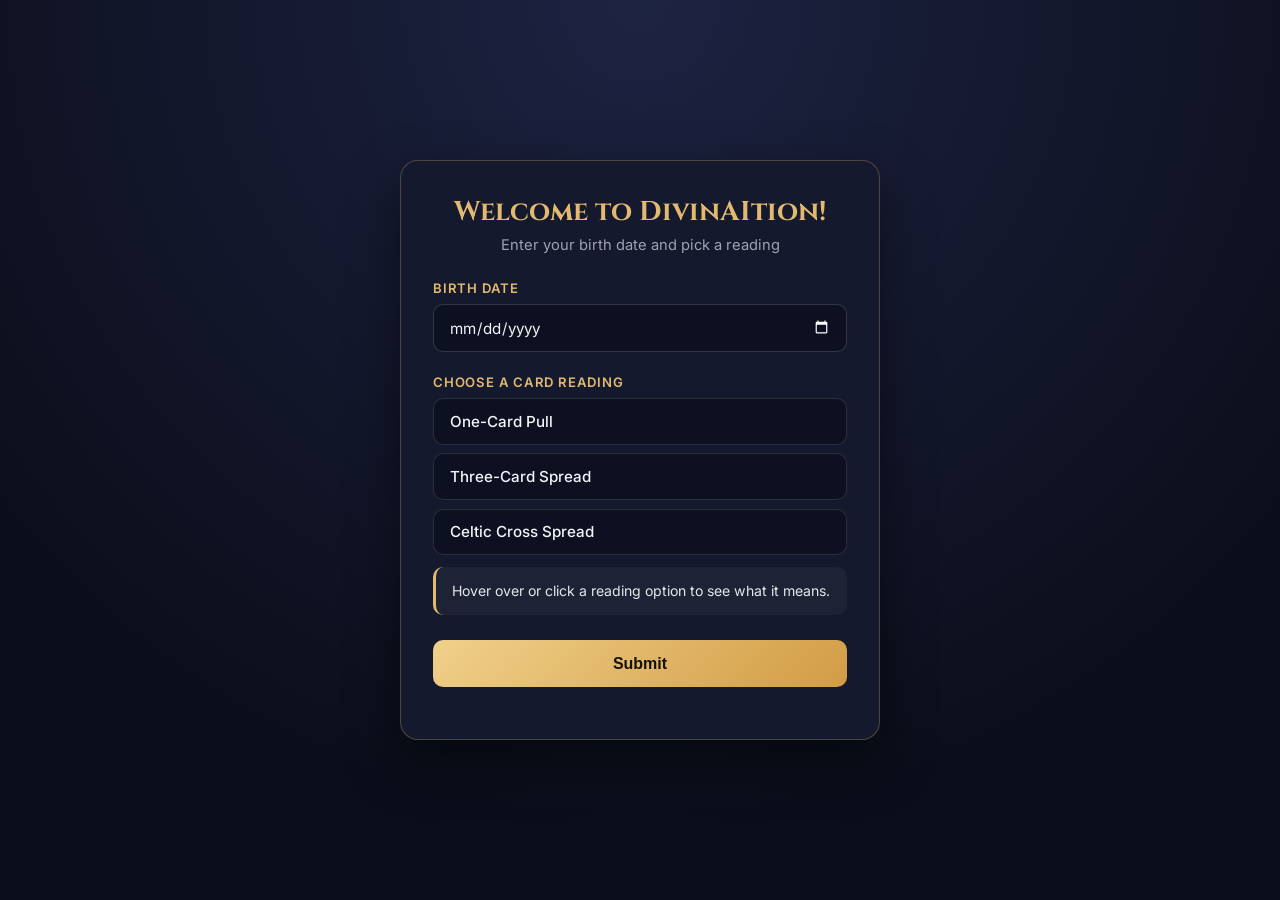
<file: testing/input.html>
<!DOCTYPE html>
<html lang="en">
  <head>
    <meta charset="UTF-8" />
    <meta name="viewport" content="width=device-width, initial-scale=1.0" />
    <title>DivinAItion</title>
    <link rel="preconnect" href="https://fonts.googleapis.com" />
    <link rel="preconnect" href="https://fonts.gstatic.com" crossorigin />
    <link
      href="https://fonts.googleapis.com/css2?family=Cinzel:wght@600;700&family=Inter:wght@400;500;600&display=swap"
      rel="stylesheet"
    />
    <!-- <link rel="stylesheet" href="styles.css" /> -->
     <style>
        :root {
         --bg: #0b0e1a;
         --card-bg: #14192d;
         --border: rgba(226, 185, 111, 0.28);
         --gold: #e2b96f;
         --gold-soft: rgba(226, 185, 111, 0.14);
         --text: #f3f4f6;
         --muted: #9ca3af;
         }
         
         * {
         box-sizing: border-box;
         margin: 0;
         padding: 0;
         }
         
         body {
         min-height: 100vh;
         display: flex;
         align-items: center;
         justify-content: center;
         padding: 1.5rem;
         font-family: "Inter", sans-serif;
         color: var(--text);
         background: radial-gradient(circle at top, #1d2342 0%, var(--bg) 75%);
         }
         
         .card {
         width: 100%;
         max-width: 480px;
         padding: 2rem;
         border-radius: 18px;
         background: var(--card-bg);
         border: 1px solid var(--border);
         box-shadow: 0 20px 50px rgba(0, 0, 0, 0.5);
         }
         
         .title {
         font-family: "Cinzel", serif;
         font-size: 1.7rem;
         text-align: center;
         color: var(--gold);
         margin-bottom: 0.4rem;
         }
         
         .subtitle {
         text-align: center;
         font-size: 0.92rem;
         color: var(--muted);
         margin-bottom: 1.6rem;
         }
         
         .reading-form {
         display: flex;
         flex-direction: column;
         gap: 1.35rem;
         }
         
         .form-group {
         display: flex;
         flex-direction: column;
         gap: 0.5rem;
         }
         
         .label {
         font-size: 0.82rem;
         font-weight: 600;
         text-transform: uppercase;
         letter-spacing: 0.06em;
         color: var(--gold);
         }
         
         input[type="date"] {
         width: 100%;
         padding: 0.8rem 0.95rem;
         border-radius: 10px;
         border: 1px solid rgba(255, 255, 255, 0.15);
         background: #0d1020;
         color: var(--text);
         font-family: inherit;
         font-size: 0.95rem;
         color-scheme: dark;
         outline: none;
         transition: border-color 0.2s ease;
         }
         
         input[type="date"]:focus {
         border-color: var(--gold);
         }
         
         .zodiac-display {
         padding: 0.65rem 0.9rem;
         border-radius: 10px;
         background: var(--gold-soft);
         border: 1px solid rgba(226, 185, 111, 0.35);
         font-size: 0.9rem;
         }
         
         .zodiac-display strong {
         color: #fff3d1;
         }
         
         /* Reading Options */
         .reading-options {
         display: flex;
         flex-direction: column;
         gap: 0.55rem;
         }
         
         .reading-option {
         cursor: pointer;
         }
         
         .reading-option input {
         position: absolute;
         opacity: 0;
         pointer-events: none;
         }
         
         .option-box {
         display: block;
         padding: 0.8rem 1rem;
         border-radius: 10px;
         background: #0d1020;
         border: 1px solid rgba(255, 255, 255, 0.12);
         font-size: 0.95rem;
         font-weight: 500;
         transition: border-color 0.2s ease, background 0.2s ease, transform 0.15s ease;
         }
         
         .reading-option:hover .option-box {
         border-color: rgba(226, 185, 111, 0.6);
         background: rgba(226, 185, 111, 0.08);
         transform: translateX(3px);
         }
         
         .reading-option input:checked + .option-box {
         border-color: var(--gold);
         background: var(--gold-soft);
         color: #fff6df;
         font-weight: 600;
         }
         
         /* Meaning Box */
         .reading-meaning {
         margin-top: 0.25rem;
         padding: 0.85rem 1rem;
         border-radius: 10px;
         background: rgba(255, 255, 255, 0.04);
         border-left: 3px solid var(--gold);
         font-size: 0.88rem;
         line-height: 1.45;
         color: #e5e7eb;
         }
         
         /* Submit Button */
         .submit-btn {
         margin-top: 0.25rem;
         padding: 0.9rem;
         border: none;
         border-radius: 10px;
         background: linear-gradient(135deg, #f0d08a, #d29c45);
         color: #14120c;
         font-size: 1rem;
         font-weight: 700;
         cursor: pointer;
         transition: opacity 0.2s ease, transform 0.15s ease;
         }
         
         .submit-btn:hover {
         opacity: 0.92;
         transform: translateY(-1px);
         }
         
         .submit-message {
         margin-top: 1.25rem;
         padding: 0.9rem 1rem;
         border-radius: 10px;
         background: rgba(226, 185, 111, 0.12);
         border: 1px solid rgba(226, 185, 111, 0.4);
         font-size: 0.9rem;
         line-height: 1.5;
         }
         
         .current-time {
         margin-top: 1.25rem;
         text-align: center;
         font-size: 0.78rem;
         color: var(--muted);
         }
         
         .hidden {
         display: none;
         }
     </style>
  </head>
  <body>
    <main class="card">
      <h1 class="title">Welcome to DivinAItion!</h1>
      <p class="subtitle">Enter your birth date and pick a reading</p>

      <form id="readingForm" class="reading-form">
        <!-- Birthdate Input + Derived Astrology Sign -->
        <div class="form-group">
          <label for="birthdate" class="label">Birth Date</label>
          <input type="date" id="birthdate" name="birthdate" required />

          <div id="zodiacDisplay" class="zodiac-display hidden">
            Your Astrology Sign: <strong id="zodiacText"></strong>
          </div>
        </div>

        <!-- Card Reading Options -->
        <div class="form-group">
          <span class="label">Choose a Card Reading</span>

          <div class="reading-options" role="radiogroup" aria-label="Card Reading Options">
            <label class="reading-option" data-reading="one-card">
              <input type="radio" name="reading" value="One-Card Pull" required />
              <span class="option-box">One-Card Pull</span>
            </label>

            <label class="reading-option" data-reading="three-card">
              <input type="radio" name="reading" value="Three-Card Spread" />
              <span class="option-box">Three-Card Spread</span>
            </label>

            <label class="reading-option" data-reading="celtic-cross">
              <input type="radio" name="reading" value="Celtic Cross Spread" />
              <span class="option-box">Celtic Cross Spread</span>
            </label>
          </div>

          <!-- Displays what the hovered or clicked reading means -->
          <div id="readingMeaning" class="reading-meaning">
            Hover over or click a reading option to see what it means.
          </div>
        </div>

        <button type="submit" class="submit-btn">Submit</button>
      </form>

      <!-- Form submission confirmation -->
      <div id="submitMessage" class="submit-message hidden"></div>

      <p id="currentTime" class="current-time"></p>
    </main>

    <script>
        const zodiacDisplay = document.getElementById("zodiacDisplay");
        const zodiacText = document.getElementById("zodiacText");
        
        const readingOptions = document.querySelectorAll(".reading-option");
        const readingMeaning = document.getElementById("readingMeaning");
        const readingForm = document.getElementById("readingForm");
        const submitMessage = document.getElementById("submitMessage");
        const currentTimeEl = document.getElementById("currentTime");
        
        const READING_DESCRIPTIONS = {
          "one-card": "One-Card Pull – Draws one random card for a quick reflection.",
          "three-card": "Three-Card Spread – Draws three cards representing Past, Present, and Future.",
          "celtic-cross": "Celtic Cross Spread – Draws ten cards for a more detailed reading."
        };
        
        // 1. Calculate Astrology Sign from Birthdate
        function getAstrologySign(month, day) {
          if ((month === 12 && day >= 22) || (month === 1 && day <= 19)) return "♑ Capricorn";
          if ((month === 1 && day >= 20) || (month === 2 && day <= 18)) return "♒ Aquarius";
          if ((month === 2 && day >= 19) || (month === 3 && day <= 20)) return "♓ Pisces";
          if ((month === 3 && day >= 21) || (month === 4 && day <= 19)) return "♈ Aries";
          if ((month === 4 && day >= 20) || (month === 5 && day <= 20)) return "♉ Taurus";
          if ((month === 5 && day >= 21) || (month === 6 && day <= 20)) return "♊ Gemini";
          if ((month === 6 && day >= 21) || (month === 7 && day <= 22)) return "♋ Cancer";
          if ((month === 7 && day >= 23) || (month === 8 && day <= 22)) return "♌ Leo";
          if ((month === 8 && day >= 23) || (month === 9 && day <= 22)) return "♍ Virgo";
          if ((month === 9 && day >= 23) || (month === 10 && day <= 22)) return "♎ Libra";
          if ((month === 10 && day >= 23) || (month === 11 && day <= 21)) return "♏ Scorpio";
          return "♐ Sagittarius";
        }
        
        function updateSign() {
          if (!birthdateInput.value) {
            zodiacDisplay.classList.add("hidden");
            return null;
          }
        
          const [, monthStr, dayStr] = birthdateInput.value.split("-");
          const sign = getAstrologySign(parseInt(monthStr, 10), parseInt(dayStr, 10));
        
          zodiacText.textContent = sign;
          zodiacDisplay.classList.remove("hidden");
          return sign;
        }
        
        birthdateInput.addEventListener("input", updateSign);
        
        // 2. Show what the reading means on hover or click
        function showSelectedMeaning() {
          const checked = document.querySelector('input[name="reading"]:checked');
          if (!checked) {
            readingMeaning.textContent = "Hover over or click a reading option to see what it means.";
            return;
          }
          const key = checked.closest(".reading-option").dataset.reading;
          readingMeaning.textContent = READING_DESCRIPTIONS[key];
        }
        
        readingOptions.forEach((option) => {
          const key = option.dataset.reading;
          const radio = option.querySelector("input");
        
          // Hovering previews the meaning
          option.addEventListener("mouseenter", () => {
            readingMeaning.textContent = READING_DESCRIPTIONS[key];
          });
        
          // Leaving reverts to whichever option is currently clicked/selected
          option.addEventListener("mouseleave", showSelectedMeaning);
        
          // Clicking selects the option and keeps its meaning displayed
          radio.addEventListener("change", () => {
            readingMeaning.textContent = READING_DESCRIPTIONS[key];
          });
        });
        
        // 3. Submit button handler
        readingForm.addEventListener("submit", (e) => {
          e.preventDefault();
        
          const sign = updateSign();
          const selected = document.querySelector('input[name="reading"]:checked');
          if (!sign || !selected) return;
        
          submitMessage.innerHTML = `
            <strong>Submitted!</strong><br />
            Birth Date: ${birthdateInput.value} (${sign})<br />
            Selected Reading: ${selected.value}
          `;
          submitMessage.classList.remove("hidden");
        
          // Add your navigation or next-step logic here
        });
        
        // 4. Current Time
        function showTime() {
          currentTimeEl.textContent = new Date().toLocaleString();
        }
        showTime();
        setInterval(showTime, 1000);
        const birthdateInput = document.getElementById("birthdate");
    </script>
  </body>
</html>
</file>
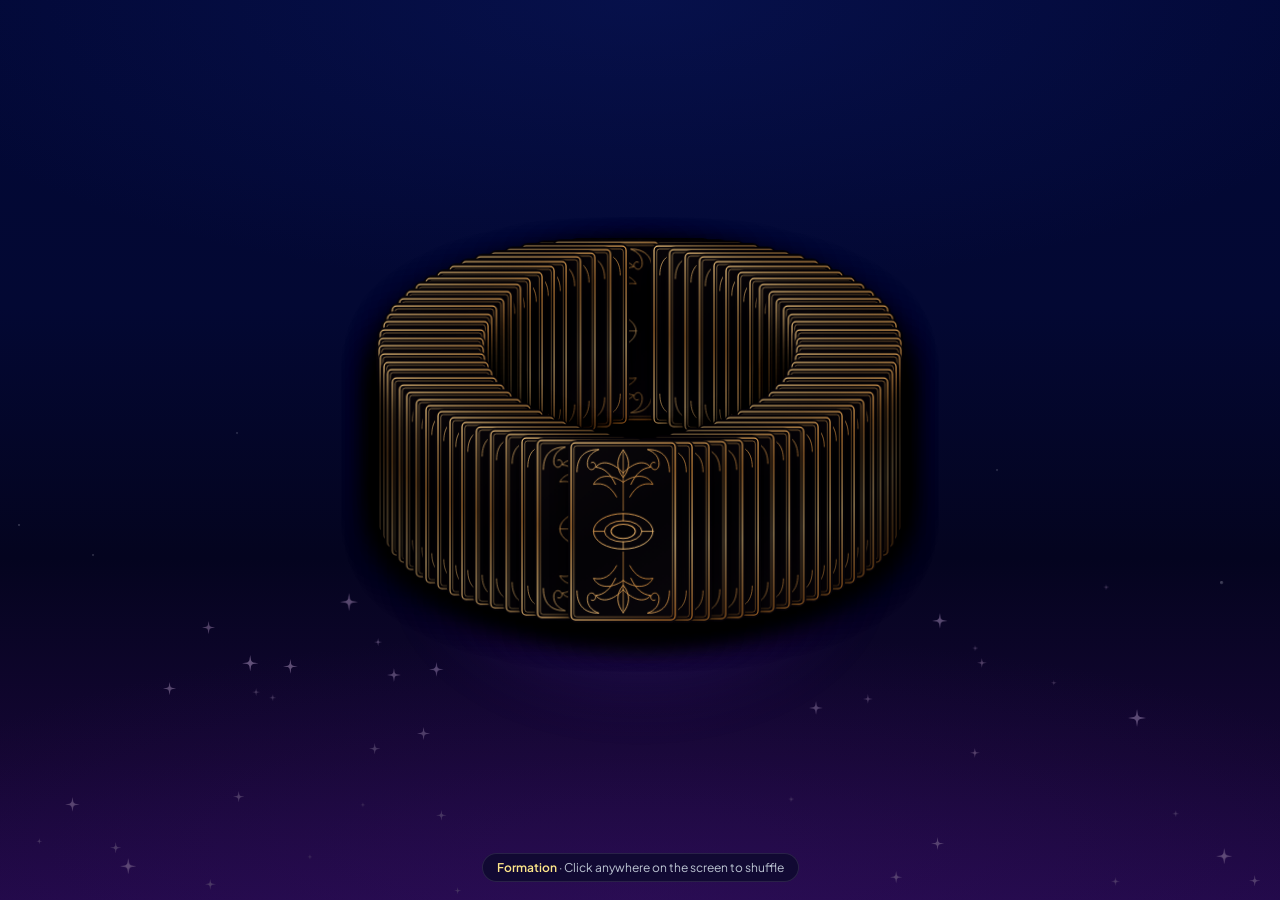
<file: testing/one_card.html>
<!doctype html>
<html lang="en">
<head>
  <meta charset="UTF-8" />
  <meta name="viewport" content="width=device-width, initial-scale=1.0" />
  <title>One Card Pull · DivinAItion</title>
  <link rel="preconnect" href="https://fonts.googleapis.com" />
  <link rel="preconnect" href="https://fonts.gstatic.com" crossorigin />
  <link href="https://fonts.googleapis.com/css2?family=Cormorant+Garamond:ital,wght@0,600;1,600&family=Plus+Jakarta+Sans:wght@400;500;600&display=swap" rel="stylesheet" />
  <style>
    :root { --star-speed: 1; --star-trail-opacity: 1; --star-twinkle-intensity: 1; }
    *, *::before, *::after { box-sizing: border-box; margin: 0; padding: 0; }
    html, body { width: 100%; height: 100%; overflow: hidden; background: #020524; color: #f1f5f9; font-family: "Plus Jakarta Sans", system-ui, -apple-system, BlinkMacSystemFont, "Segoe UI", sans-serif; }

    .starfield-bg { position: fixed; inset: 0; z-index: 0; overflow: hidden; pointer-events: none; background: radial-gradient(ellipse 85% 45% at 50% 0%, rgba(16, 34, 118, 0.32) 0%, transparent 72%), radial-gradient(ellipse 90% 40% at 50% 100%, rgba(56, 18, 102, 0.38) 0%, transparent 75%), linear-gradient(180deg, #020836 0%, #030833 34%, #04041f 62%, #140632 84%, #210948 100%); }
    .starfield-layer { position: absolute; inset: 0; }
    .falling-star { position: absolute; top: 0; left: var(--x, 50%); width: var(--trail-w, 1.5px); height: var(--tail, 36vh); transform: translate3d(0, calc(-100% - 2vh), 0); opacity: 0; will-change: transform, opacity; animation: star-fall calc(var(--dur, 9.5s) / var(--star-speed)) linear infinite; animation-delay: calc(var(--delay, 0s) / var(--star-speed)); }
    .falling-star__trail { position: absolute; inset: 0; border-radius: 999px; opacity: var(--star-trail-opacity); background: linear-gradient(to bottom, rgba(215, 224, 255, 0) 0%, rgba(215, 224, 255, 0.08) 38%, rgba(232, 236, 250, 0.34) 76%, var(--trail-tip, rgba(255, 252, 244, 0.78)) 100%); }
    .falling-star__head { position: absolute; bottom: 0; left: 50%; width: var(--head, 6px); height: var(--head, 6px); transform: translate(-50%, 50%); border-radius: 50%; background: radial-gradient(circle, #ffffff 0%, var(--tint, #eef2ff) 48%, transparent 76%); box-shadow: 0 0 calc(var(--head, 6px) * 1.5) calc(var(--head, 6px) * 0.35) var(--glow, rgba(226, 232, 255, 0.72)), 0 0 calc(var(--head, 6px) * 3.6) calc(var(--head, 6px) * 0.9) var(--halo, rgba(180, 198, 255, 0.28)); }
    .falling-star__head::before, .falling-star__head::after { content: ""; position: absolute; top: 50%; left: 50%; width: calc(var(--head, 6px) * 2.1); height: 1.5px; border-radius: 999px; background: radial-gradient(circle, rgba(255, 255, 255, 0.92) 0%, transparent 72%); transform: translate(-50%, -50%); opacity: 0.75; }
    .falling-star__head::after { transform: translate(-50%, -50%) rotate(90deg); }
    .falling-star--silver { --tint: #eef2ff; --trail-tip: rgba(235, 240, 255, 0.74); --glow: rgba(226, 233, 255, 0.72); --halo: rgba(176, 196, 255, 0.28); }
    .falling-star--ivory { --tint: #fff9ec; --trail-tip: rgba(255, 248, 232, 0.72); --glow: rgba(255, 244, 218, 0.68); --halo: rgba(242, 224, 185, 0.25); }
    .falling-star--champagne { --tint: #f8e9cc; --trail-tip: rgba(247, 230, 198, 0.72); --glow: rgba(245, 222, 178, 0.7); --halo: rgba(232, 198, 138, 0.26); }
    @keyframes star-fall { 0% { transform: translate3d(0, calc(-100% - 2vh), 0); opacity: 0; } 10% { opacity: var(--peak, 0.88); } 42% { opacity: var(--peak, 0.88); } 74% { opacity: calc(var(--peak, 0.88) * 0.42); } 100% { transform: translate3d(0, calc(var(--fall, 58vh) - 100%), 0); opacity: 0; } }
    .micro-star { position: absolute; left: var(--x); top: var(--y); width: var(--size, 2px); height: var(--size, 2px); border-radius: 50%; background: rgba(232, 234, 248, 0.85); opacity: var(--base-op, 0.25); will-change: opacity, transform; animation: micro-shimmer var(--dur, 6s) ease-in-out infinite; animation-delay: var(--delay, 0s); }
    @keyframes micro-shimmer { 0%, 100% { opacity: calc(var(--base-op, 0.25) * 0.5); transform: scale(0.85); } 50% { opacity: calc(var(--base-op, 0.25) * 1.25); transform: scale(1.1); } }
    .twinkle-star { position: absolute; left: var(--x); bottom: var(--bottom); width: clamp(4px, calc(var(--size, 14px) * 0.82), var(--size, 14px)); height: clamp(4px, calc(var(--size, 14px) * 0.82), var(--size, 14px)); background: var(--color, #65547c); clip-path: polygon(50% 0%, 55% 32%, 60% 40%, 68% 45%, 100% 50%, 68% 55%, 60% 60%, 55% 68%, 50% 100%, 45% 68%, 40% 60%, 32% 55%, 0% 50%, 32% 45%, 40% 40%, 45% 32%); opacity: var(--base-op, 0.72); will-change: opacity, transform; animation: star-twinkle var(--dur, 6s) ease-in-out infinite; animation-delay: var(--delay, 0s); }
    @keyframes star-twinkle { 0%, 100% { opacity: max(0.08, calc(var(--base-op, 0.72) * (1 - 0.55 * var(--star-twinkle-intensity)))); transform: scale(0.86); } 50% { opacity: min(1, calc(var(--base-op, 0.72) * (1 + 0.28 * var(--star-twinkle-intensity)))); transform: scale(calc(1 + 0.12 * var(--star-twinkle-intensity))); } }
    @media (max-width: 640px) { .star--desktop-only { display: none; } .falling-star__head { width: calc(var(--head, 6px) * 0.88); height: calc(var(--head, 6px) * 0.88); } .twinkle-star { width: calc(var(--size, 14px) * 0.72); height: calc(var(--size, 14px) * 0.72); } }
    @media (prefers-reduced-motion: reduce) { .falling-star { animation: none; transform: translate3d(0, calc(var(--fall, 50vh) * 0.72 - 100%), 0); opacity: calc(var(--peak, 0.85) * 0.8); } .twinkle-star, .micro-star { animation: none; } }

    .tarot-app { position: relative; z-index: 10; display: flex; flex-direction: column; width: 100%; height: 100dvh; }
    .tarot-stage { position: relative; flex: 1; display: flex; align-items: center; justify-content: center; overflow: hidden; padding: 24px 16px 64px; }
    .tarot-stage.is-click-to-shuffle { cursor: pointer; }
    .tarot-cards-origin { position: relative; width: 0; height: 0; z-index: 20; display: flex; align-items: center; justify-content: center; }

    .tarot-card { position: absolute; border: 0; padding: 0; background: transparent; border-radius: 9px; will-change: transform, opacity; user-select: none; perspective: 1100px; pointer-events: none; }
    .tarot-card.is-interactive { pointer-events: auto; cursor: pointer; }
    .tarot-card.is-interactive:hover { filter: brightness(1.12); }
    .tarot-card.tarot-glide { transition: transform 760ms cubic-bezier(0.22, 1, 0.36, 1), opacity 520ms ease, filter 200ms ease, box-shadow 260ms ease; }
    .tarot-card-inner { position: relative; width: 100%; height: 100%; transform-style: preserve-3d; -webkit-transform-style: preserve-3d; transition: transform 720ms cubic-bezier(0.22, 1, 0.36, 1); border-radius: 9px; box-shadow: 0 14px 30px rgba(0, 0, 0, 0.82); }
    .tarot-card.is-flipped .tarot-card-inner { transform: rotateY(180deg); }
    .tarot-face { position: absolute; inset: 0; width: 100%; height: 100%; backface-visibility: hidden; -webkit-backface-visibility: hidden; border-radius: 9px; overflow: hidden; }
    .tarot-face--back { transform: rotateY(0deg) translateZ(1px); }
    .tarot-face--front { transform: rotateY(180deg) translateZ(1px); }
    .tarot-face svg, .tarot-face-img { display: block; width: 100%; height: 100%; object-fit: cover; object-position: center; }
    .tarot-face-img.is-reversed { transform: rotate(180deg); }

    .tarot-card--singularity { pointer-events: none; opacity: 0; z-index: 30; box-shadow: 0 0 48px rgba(240, 192, 110, 0.45), 0 0 96px rgba(139, 92, 246, 0.35); }
    .tarot-card--singularity svg, .tarot-card--singularity img { display: block; width: 100%; height: 100%; object-fit: cover; border-radius: 9px; }

    @keyframes subtleGlow { 0%, 100% { box-shadow: 0 0 18px rgba(251, 191, 36, 0.45), 0 0 38px rgba(167, 139, 250, 0.25); } 50% { box-shadow: 0 0 30px rgba(253, 224, 104, 0.78), 0 0 58px rgba(167, 139, 250, 0.45); } }
    .is-next-glow .tarot-card-inner { animation: subtleGlow 2.2s ease-in-out infinite; outline: 2px solid rgba(252, 211, 77, 0.8); }

    .vfx-altar, .vfx-ring, .vfx-core, .vfx-shockwave, .vfx-shockwave-inner { position: absolute; pointer-events: none; z-index: 5; }
    .vfx-altar > div { width: 100%; height: 100%; border-radius: 999px; background: radial-gradient(ellipse at center, rgba(167, 139, 250, 0.24) 0%, rgba(109, 40, 217, 0.12) 45%, transparent 72%); filter: blur(22px); }
    .vfx-ring { opacity: 0; }
    .vfx-ring .ring-outer { position: absolute; inset: 0; border-radius: 999px; border: 1px solid rgba(252, 211, 77, 0.26); box-shadow: 0 0 50px rgba(245, 196, 118, 0.12); }
    .vfx-ring .ring-mid { position: absolute; inset: 7%; border-radius: 999px; border: 1px dashed rgba(196, 181, 253, 0.3); }
    .vfx-ring .ring-inner { position: absolute; inset: 16%; border-radius: 999px; border: 1px solid rgba(253, 230, 138, 0.15); }
    .vfx-core { opacity: 0; }
    .vfx-core > div { width: 100%; height: 100%; border-radius: 999px; background: radial-gradient(circle, rgba(255, 245, 214, 0.9) 0%, rgba(232, 175, 92, 0.45) 28%, rgba(124, 58, 237, 0.28) 58%, transparent 76%); filter: blur(24px); }
    .vfx-shockwave { opacity: 0; border-radius: 999px; border: 2px solid rgba(253, 230, 138, 0.85); box-shadow: 0 0 40px rgba(251, 191, 36, 0.65); }
    .vfx-shockwave-inner { opacity: 0; border-radius: 999px; border: 1px solid rgba(221, 214, 254, 0.72); }
    .vfx-flash { position: fixed; inset: 0; z-index: 25; pointer-events: none; opacity: 0; background: radial-gradient(circle at center, rgba(255, 244, 214, 0.75) 0%, rgba(167, 139, 250, 0.25) 32%, transparent 68%); }

    .reading-layer { position: absolute; inset: 0; z-index: 15; display: flex; align-items: center; justify-content: center; padding: 24px 16px 64px; pointer-events: none; }
    .reading-grid { display: grid; width: 100%; max-width: 1024px; align-items: center; gap: 20px; grid-template-columns: 1fr; }
    @media (min-width: 768px) { .reading-grid { grid-template-columns: minmax(250px, 340px) 1fr; gap: 44px; } }
    .left-anchor { margin: 0 auto; width: 100%; max-width: 260px; height: 175px; }
    @media (min-width: 768px) { .left-anchor { max-width: 340px; height: 310px; } }
    .explanation-col { display: flex; flex-direction: column; align-items: center; opacity: 0; transform: translateY(16px); pointer-events: none; transition: opacity 700ms ease, transform 700ms cubic-bezier(0.22, 1, 0.36, 1); }
    @media (min-width: 768px) { .explanation-col { align-items: flex-start; } }
    .explanation-col.is-visible { opacity: 1; transform: translateY(0); pointer-events: auto; }
    .script-title { font-family: "Cormorant Garamond", Georgia, serif; font-style: italic; font-weight: 600; font-size: clamp(2rem, 4.5vw, 3.1rem); letter-spacing: 0.03em; color: #ecfa8c; text-shadow: 0 0 18px rgba(232, 248, 132, 0.55), 0 0 38px rgba(190, 225, 92, 0.28); text-align: center; }
    @media (min-width: 768px) { .script-title { text-align: left; } }
    .explain-box { margin-top: 14px; width: 100%; max-height: 46dvh; overflow-y: auto; border-radius: 16px; border: 1px solid rgba(255, 255, 255, 0.15); background: rgba(108, 107, 144, 0.46); backdrop-filter: blur(12px); padding: 20px 22px; box-shadow: 0 24px 50px rgba(0, 0, 0, 0.45); text-align: left; }
    @media (min-width: 768px) { .explain-box { max-height: 62dvh; overflow-y: auto; padding: 26px 28px; } }
    .explain-header { display: flex; flex-wrap: wrap; align-items: baseline; justify-content: space-between; gap: 8px; border-bottom: 1px solid rgba(255, 255, 255, 0.12); padding-bottom: 12px; }
    .explain-card-name { font-family: "Cormorant Garamond", Georgia, serif; font-size: clamp(1.45rem, 2.6vw, 1.95rem); font-weight: 600; color: #fef3c7; }
    .explain-orientation { font-size: 12px; font-weight: 600; letter-spacing: 0.06em; text-transform: uppercase; color: #fde68a; }
    .explain-orientation.is-reversed { color: #fca5a5; }
    .explain-body { margin-top: 14px; font-size: 15px; line-height: 1.68; color: rgba(241, 245, 249, 0.95); }
    .explain-body p + p { margin-top: 10px; }

    .tarot-controls { position: fixed; bottom: 18px; left: 50%; transform: translateX(-50%); z-index: 40; pointer-events: none; width: calc(100vw - 32px); display: flex; justify-content: center; }
    .tarot-status { font-size: 12px; color: rgba(203, 213, 225, 0.92); text-align: center; padding: 6px 14px; border-radius: 999px; border: 1px solid rgba(255, 255, 255, 0.1); background: rgba(7, 10, 38, 0.65); backdrop-filter: blur(10px); }
    .tarot-status strong { color: #fde68a; font-weight: 600; }
  </style>
</head>
<body>
  <div class="starfield-bg" aria-hidden="true">
    <div class="starfield-layer">
      <span class="falling-star falling-star--silver" style="--x:2.5%;--tail:38vh;--fall:52vh;--head:7px;--trail-w:1.5px;--dur:9.2s;--delay:-3.8s;--peak:0.92"><span class="falling-star__trail"></span><span class="falling-star__head"></span></span>
      <span class="falling-star falling-star--ivory star--desktop-only" style="--x:5.8%;--tail:34vh;--fall:48vh;--head:5.5px;--trail-w:1px;--dur:11.4s;--delay:-6.9s;--peak:0.72"><span class="falling-star__trail"></span><span class="falling-star__head"></span></span>
      <span class="falling-star falling-star--champagne" style="--x:8.2%;--tail:44vh;--fall:62vh;--head:6.5px;--trail-w:1.5px;--dur:8.6s;--delay:-5.4s;--peak:0.88"><span class="falling-star__trail"></span><span class="falling-star__head"></span></span>
      <span class="falling-star falling-star--silver" style="--x:13.5%;--tail:46vh;--fall:60vh;--head:6px;--trail-w:1.5px;--dur:10.2s;--delay:-4.6s;--peak:0.86"><span class="falling-star__trail"></span><span class="falling-star__head"></span></span>
      <span class="falling-star falling-star--ivory star--desktop-only" style="--x:16%;--tail:54vh;--fall:74vh;--head:5.5px;--trail-w:1px;--dur:12.1s;--delay:-8.3s;--peak:0.78"><span class="falling-star__trail"></span><span class="falling-star__head"></span></span>
      <span class="falling-star falling-star--silver" style="--x:19.2%;--tail:28vh;--fall:42vh;--head:5px;--trail-w:1px;--dur:9.8s;--delay:-2.9s;--peak:0.65"><span class="falling-star__trail"></span><span class="falling-star__head"></span></span>
      <span class="falling-star falling-star--ivory" style="--x:21%;--tail:32vh;--fall:46vh;--head:5.5px;--trail-w:1.5px;--dur:8.9s;--delay:-5.1s;--peak:0.84"><span class="falling-star__trail"></span><span class="falling-star__head"></span></span>
      <span class="falling-star falling-star--silver star--desktop-only" style="--x:22.6%;--tail:20vh;--fall:36vh;--head:5.5px;--trail-w:1.5px;--dur:7.8s;--delay:-2.1s;--peak:0.88"><span class="falling-star__trail"></span><span class="falling-star__head"></span></span>
      <span class="falling-star falling-star--silver" style="--x:26.2%;--tail:50vh;--fall:70vh;--head:6.5px;--trail-w:1.5px;--dur:10.6s;--delay:-6.7s;--peak:0.9"><span class="falling-star__trail"></span><span class="falling-star__head"></span></span>
      <span class="falling-star falling-star--champagne" style="--x:30.1%;--tail:36vh;--fall:50vh;--head:5.5px;--trail-w:1.5px;--dur:9.4s;--delay:-4.2s;--peak:0.82"><span class="falling-star__trail"></span><span class="falling-star__head"></span></span>
      <span class="falling-star falling-star--silver star--desktop-only" style="--x:33.2%;--tail:16vh;--fall:30vh;--head:5px;--trail-w:1px;--dur:7.4s;--delay:-1.6s;--peak:0.72"><span class="falling-star__trail"></span><span class="falling-star__head"></span></span>
      <span class="falling-star falling-star--ivory" style="--x:36.8%;--tail:48vh;--fall:64vh;--head:5px;--trail-w:1px;--dur:11.6s;--delay:-7.8s;--peak:0.76"><span class="falling-star__trail"></span><span class="falling-star__head"></span></span>
      <span class="falling-star falling-star--silver" style="--x:38.9%;--tail:38vh;--fall:55vh;--head:6.5px;--trail-w:1.5px;--dur:8.8s;--delay:-4.8s;--peak:0.9"><span class="falling-star__trail"></span><span class="falling-star__head"></span></span>
      <span class="falling-star falling-star--silver" style="--x:44.4%;--tail:14vh;--fall:28vh;--head:6px;--trail-w:1.5px;--dur:7.2s;--delay:-1.1s;--peak:0.92"><span class="falling-star__trail"></span><span class="falling-star__head"></span></span>
      <span class="falling-star falling-star--silver" style="--x:51%;--tail:46vh;--fall:66vh;--head:6.5px;--trail-w:1.5px;--dur:9.9s;--delay:-5.9s;--peak:0.88"><span class="falling-star__trail"></span><span class="falling-star__head"></span></span>
      <span class="falling-star falling-star--ivory" style="--x:52.1%;--tail:54vh;--fall:74vh;--head:5.5px;--trail-w:1px;--dur:11.8s;--delay:-7.2s;--peak:0.8"><span class="falling-star__trail"></span><span class="falling-star__head"></span></span>
      <span class="falling-star falling-star--champagne star--desktop-only" style="--x:53.5%;--tail:36vh;--fall:50vh;--head:5.5px;--trail-w:1px;--dur:10.4s;--delay:-4.5s;--peak:0.78"><span class="falling-star__trail"></span><span class="falling-star__head"></span></span>
      <span class="falling-star falling-star--silver" style="--x:60.9%;--tail:31vh;--fall:45vh;--head:5.5px;--trail-w:1.5px;--dur:8.7s;--delay:-3.3s;--peak:0.82"><span class="falling-star__trail"></span><span class="falling-star__head"></span></span>
      <span class="falling-star falling-star--silver" style="--x:63.8%;--tail:56vh;--fall:78vh;--head:6.5px;--trail-w:1.5px;--dur:10.8s;--delay:-6.4s;--peak:0.9"><span class="falling-star__trail"></span><span class="falling-star__head"></span></span>
      <span class="falling-star falling-star--ivory star--desktop-only" style="--x:66.2%;--tail:36vh;--fall:52vh;--head:5px;--trail-w:1px;--dur:11.2s;--delay:-5.8s;--peak:0.68"><span class="falling-star__trail"></span><span class="falling-star__head"></span></span>
      <span class="falling-star falling-star--silver" style="--x:70.6%;--tail:20vh;--fall:34vh;--head:6px;--trail-w:1.5px;--dur:7.9s;--delay:-2.2s;--peak:0.88"><span class="falling-star__trail"></span><span class="falling-star__head"></span></span>
      <span class="falling-star falling-star--champagne" style="--x:74.1%;--tail:50vh;--fall:70vh;--head:5.5px;--trail-w:1px;--dur:10.9s;--delay:-7.1s;--peak:0.76"><span class="falling-star__trail"></span><span class="falling-star__head"></span></span>
      <span class="falling-star falling-star--silver" style="--x:80.2%;--tail:33vh;--fall:48vh;--head:6.5px;--trail-w:1.5px;--dur:9.1s;--delay:-3.7s;--peak:0.9"><span class="falling-star__trail"></span><span class="falling-star__head"></span></span>
      <span class="falling-star falling-star--ivory star--desktop-only" style="--x:82.8%;--tail:44vh;--fall:60vh;--head:5.5px;--trail-w:1px;--dur:10.5s;--delay:-5.5s;--peak:0.82"><span class="falling-star__trail"></span><span class="falling-star__head"></span></span>
      <span class="falling-star falling-star--silver" style="--x:88%;--tail:18vh;--fall:32vh;--head:6px;--trail-w:1.5px;--dur:7.6s;--delay:-1.9s;--peak:0.88"><span class="falling-star__trail"></span><span class="falling-star__head"></span></span>
      <span class="falling-star falling-star--silver" style="--x:90.4%;--tail:36vh;--fall:52vh;--head:6.5px;--trail-w:1.5px;--dur:9.3s;--delay:-4.1s;--peak:0.9"><span class="falling-star__trail"></span><span class="falling-star__head"></span></span>
      <span class="falling-star falling-star--ivory star--desktop-only" style="--x:94.5%;--tail:26vh;--fall:40vh;--head:5px;--trail-w:1px;--dur:8.4s;--delay:-2.7s;--peak:0.74"><span class="falling-star__trail"></span><span class="falling-star__head"></span></span>
      <span class="falling-star falling-star--champagne" style="--x:97.6%;--tail:52vh;--fall:72vh;--head:6.5px;--trail-w:1.5px;--dur:10.7s;--delay:-6.5s;--peak:0.88"><span class="falling-star__trail"></span><span class="falling-star__head"></span></span>
    </div>
    <div class="starfield-layer">
      <span class="micro-star" style="--x:1.4%;--y:58.2%;--size:2px;--base-op:0.28;--dur:5.4s;--delay:-1.2s"></span>
      <span class="micro-star" style="--x:7.2%;--y:61.5%;--size:2px;--base-op:0.24;--dur:6.8s;--delay:-3.4s"></span>
      <span class="micro-star" style="--x:18.4%;--y:48%;--size:2px;--base-op:0.22;--dur:7.2s;--delay:-2.1s"></span>
      <span class="micro-star" style="--x:29.8%;--y:42.5%;--size:2px;--base-op:0.25;--dur:5.9s;--delay:-4.5s"></span>
      <span class="micro-star" style="--x:41.7%;--y:55.8%;--size:2.5px;--base-op:0.3;--dur:6.1s;--delay:-0.9s"></span>
      <span class="micro-star" style="--x:43.2%;--y:35.6%;--size:2px;--base-op:0.26;--dur:7.5s;--delay:-5.2s"></span>
      <span class="micro-star" style="--x:46.2%;--y:41%;--size:2.5px;--base-op:0.34;--dur:5.2s;--delay:-2.8s"></span>
      <span class="micro-star" style="--x:55.6%;--y:26.8%;--size:2px;--base-op:0.22;--dur:6.4s;--delay:-3.9s"></span>
      <span class="micro-star" style="--x:67.4%;--y:49.3%;--size:2px;--base-op:0.24;--dur:6.9s;--delay:-1.7s"></span>
      <span class="micro-star" style="--x:77.8%;--y:52.1%;--size:2px;--base-op:0.22;--dur:5.8s;--delay:-4.1s"></span>
      <span class="micro-star" style="--x:95.3%;--y:64.5%;--size:2.5px;--base-op:0.3;--dur:6.3s;--delay:-2.4s"></span>
    </div>
    <div class="starfield-layer">
      <span class="twinkle-star" style="--x:2.8%;--bottom:6.2%;--size:8px;--color:#58476e;--base-op:0.72;--dur:5.2s;--delay:-1.1s"></span>
      <span class="twinkle-star" style="--x:5.1%;--bottom:9.8%;--size:18px;--color:#6b567f;--base-op:0.78;--dur:6.4s;--delay:-3.2s"></span>
      <span class="twinkle-star" style="--x:8.6%;--bottom:5.2%;--size:14px;--color:#5d4c73;--base-op:0.7;--dur:5.8s;--delay:-0.7s"></span>
      <span class="twinkle-star" style="--x:9.4%;--bottom:2.8%;--size:20px;--color:#6f5a83;--base-op:0.76;--dur:7.1s;--delay:-4.3s"></span>
      <span class="twinkle-star" style="--x:12.7%;--bottom:22.8%;--size:16px;--color:#6c5a82;--base-op:0.78;--dur:4.9s;--delay:-2.4s"></span>
      <span class="twinkle-star" style="--x:15.8%;--bottom:29.6%;--size:16px;--color:#68557c;--base-op:0.75;--dur:6.2s;--delay:-1.8s"></span>
      <span class="twinkle-star" style="--x:16%;--bottom:1.2%;--size:13px;--color:#5b4b70;--base-op:0.72;--dur:5.5s;--delay:-3.9s"></span>
      <span class="twinkle-star" style="--x:18.2%;--bottom:10.8%;--size:14px;--color:#5f4e74;--base-op:0.74;--dur:6.7s;--delay:-2.1s"></span>
      <span class="twinkle-star" style="--x:18.9%;--bottom:25.4%;--size:20px;--color:#75628b;--base-op:0.82;--dur:5.1s;--delay:-4.6s"></span>
      <span class="twinkle-star" style="--x:19.7%;--bottom:22.6%;--size:10px;--color:#58496d;--base-op:0.68;--dur:4.6s;--delay:-0.4s"></span>
      <span class="twinkle-star" style="--x:21%;--bottom:22.1%;--size:9px;--color:#5c4d72;--base-op:0.7;--dur:5.9s;--delay:-3.1s"></span>
      <span class="twinkle-star star--desktop-only" style="--x:22.1%;--bottom:25.1%;--size:18px;--color:#725f88;--base-op:0.8;--dur:6.5s;--delay:-1.5s"></span>
      <span class="twinkle-star" style="--x:24%;--bottom:4.5%;--size:7px;--color:#544469;--base-op:0.65;--dur:4.8s;--delay:-2.8s"></span>
      <span class="twinkle-star" style="--x:26.6%;--bottom:32.1%;--size:22px;--color:#6f5c84;--base-op:0.78;--dur:7.4s;--delay:-5s"></span>
      <span class="twinkle-star" style="--x:28.8%;--bottom:16.2%;--size:14px;--color:#5b4b72;--base-op:0.72;--dur:5.6s;--delay:-1.9s"></span>
      <span class="twinkle-star star--desktop-only" style="--x:29.2%;--bottom:28.2%;--size:10px;--color:#62527a;--base-op:0.74;--dur:4.7s;--delay:-3.5s"></span>
      <span class="twinkle-star" style="--x:30.2%;--bottom:24.2%;--size:17px;--color:#685780;--base-op:0.76;--dur:6.3s;--delay:-0.9s"></span>
      <span class="twinkle-star star--desktop-only" style="--x:28.1%;--bottom:10.3%;--size:7px;--color:#524367;--base-op:0.66;--dur:5.3s;--delay:-2.2s"></span>
      <span class="twinkle-star star--desktop-only" style="--x:32.6%;--bottom:17.8%;--size:16px;--color:#63527b;--base-op:0.74;--dur:6.9s;--delay:-4.1s"></span>
      <span class="twinkle-star" style="--x:33.5%;--bottom:24.8%;--size:18px;--color:#6a5882;--base-op:0.78;--dur:5.7s;--delay:-2.7s"></span>
      <span class="twinkle-star" style="--x:34.1%;--bottom:8.8%;--size:13px;--color:#594970;--base-op:0.7;--dur:6.1s;--delay:-1.3s"></span>
      <span class="twinkle-star" style="--x:35.5%;--bottom:0.6%;--size:9px;--color:#534468;--base-op:0.68;--dur:5s;--delay:-3.8s"></span>
      <span class="twinkle-star" style="--x:61.6%;--bottom:10.8%;--size:8px;--color:#59486d;--base-op:0.68;--dur:5.4s;--delay:-2s"></span>
      <span class="twinkle-star" style="--x:63.2%;--bottom:20.6%;--size:17px;--color:#65547c;--base-op:0.76;--dur:6.6s;--delay:-4.4s"></span>
      <span class="twinkle-star star--desktop-only" style="--x:67.4%;--bottom:21.8%;--size:12px;--color:#5d4c73;--base-op:0.72;--dur:5.1s;--delay:-1.2s"></span>
      <span class="twinkle-star" style="--x:69.5%;--bottom:1.9%;--size:15px;--color:#66537b;--base-op:0.75;--dur:6.8s;--delay:-3.6s"></span>
      <span class="twinkle-star" style="--x:72.7%;--bottom:5.6%;--size:16px;--color:#68557d;--base-op:0.76;--dur:5.9s;--delay:-0.8s"></span>
      <span class="twinkle-star" style="--x:72.8%;--bottom:30.2%;--size:19px;--color:#6c5a84;--base-op:0.8;--dur:7.2s;--delay:-4.9s"></span>
      <span class="twinkle-star" style="--x:75.8%;--bottom:15.8%;--size:12px;--color:#6d577e;--base-op:0.74;--dur:4.8s;--delay:-2.5s"></span>
      <span class="twinkle-star star--desktop-only" style="--x:75.9%;--bottom:27.6%;--size:8px;--color:#5e4d74;--base-op:0.7;--dur:5.3s;--delay:-1.6s"></span>
      <span class="twinkle-star" style="--x:76.3%;--bottom:25.8%;--size:12px;--color:#68547b;--base-op:0.74;--dur:6.4s;--delay:-3.7s"></span>
      <span class="twinkle-star" style="--x:82.1%;--bottom:23.8%;--size:7px;--color:#57476c;--base-op:0.68;--dur:4.9s;--delay:-0.5s"></span>
      <span class="twinkle-star" style="--x:86.2%;--bottom:34.4%;--size:8px;--color:#56476d;--base-op:0.7;--dur:6s;--delay:-2.9s"></span>
      <span class="twinkle-star" style="--x:86.8%;--bottom:1.6%;--size:11px;--color:#5f4d73;--base-op:0.72;--dur:5.7s;--delay:-4.2s"></span>
      <span class="twinkle-star" style="--x:88.1%;--bottom:19.2%;--size:22px;--color:#6d5b85;--base-op:0.8;--dur:7s;--delay:-1.4s"></span>
      <span class="twinkle-star" style="--x:91.6%;--bottom:9.2%;--size:9px;--color:#5b4b71;--base-op:0.7;--dur:5.2s;--delay:-3.3s"></span>
      <span class="twinkle-star" style="--x:95%;--bottom:4%;--size:20px;--color:#705b84;--base-op:0.78;--dur:6.3s;--delay:-2.6s"></span>
      <span class="twinkle-star star--desktop-only" style="--x:97.6%;--bottom:1.5%;--size:14px;--color:#64527a;--base-op:0.74;--dur:5.6s;--delay:-0.9s"></span>
    </div>
  </div>

  <div class="tarot-app">
    <main class="tarot-stage is-click-to-shuffle" id="tarotStage">
      <div class="vfx-altar" id="altarGlow"><div></div></div>
      <div class="vfx-ring" id="mandalaRing"><div class="ring-outer"></div><div class="ring-mid"></div><div class="ring-inner"></div></div>
      <div class="vfx-core" id="coreGlow"><div></div></div>
      <div class="vfx-shockwave" id="shockwaveOuter"></div>
      <div class="vfx-shockwave-inner" id="shockwaveInner"></div>
      <div class="vfx-flash" id="fusionFlash"></div>

      <div class="reading-layer">
        <div class="reading-grid">
          <div class="left-anchor" id="leftAnchor" aria-hidden="true"></div>
          <div class="explanation-col" id="explanationCol">
            <h1 class="script-title">One Card Pull</h1>
            <div class="explain-box">
              <div class="explain-header">
                <h2 class="explain-card-name" id="cardTitle"></h2>
                <span class="explain-orientation" id="cardOrientation"></span>
              </div>
              <div class="explain-body" id="cardMeaning"></div>
            </div>
          </div>
        </div>
      </div>

      <div class="tarot-cards-origin" id="cardsOrigin">
        <div class="tarot-card tarot-card--singularity" id="singularityCard" aria-hidden="true"></div>
      </div>
    </main>

    <footer class="tarot-controls">
      <div class="tarot-status" id="statusReadout"><strong>Formation</strong> · Click anywhere on the screen to shuffle</div>
    </footer>
  </div>

  <script>
    (function () {
      const CARD_COUNT = 78;

      // Static PNG folder correlated to Supabase primary key: 0.png .. 77.png
      // Streamlit (enableStaticServing = true): '/app/static/images/card/'
      // Standard Flask/FastAPI static folder:   '/static/images/card/'
      const CARD_IMAGE_BASE_PATH = '/app/static/images/card/';
      const CARD_BACK_IMAGE_URL = null;

      // Python injects either:
      // 1) { "cards": [one_card()], "llm_response": "..." } (or { "card": one_card(), "llm_interpretation": "..." })
      // 2) one_card() directly with "llm_interpretation" (or "interpretation" / "meaning")
      const RAW_INJECTED_DATA = /*__TAROT_DATA__*/ null;

      function splitLlmParagraphs(raw) {
        if (!raw) return [];
        if (Array.isArray(raw)) {
          return raw.map((p) => String(p || '').trim()).filter(Boolean);
        }
        const text = String(raw).replace(/\r\n/g, '\n').trim();
        if (!text) return [];
        const byBlank = text.split(/\n\s*\n+/).map((p) => p.trim()).filter(Boolean);
        return byBlank.length ? byBlank : text.split(/\n+/).map((p) => p.trim()).filter(Boolean);
      }

      function formatInlineText(str) {
        return escapeHtml(str)
          .replace(/\*\*(.+?)\*\*/g, '<strong>$1</strong>')
          .replace(/\*(.+?)\*/g, '<em>$1</em>');
      }

      function renderParagraphsHtml(text) {
        const paras = splitLlmParagraphs(text);
        if (!paras.length) return '';
        return paras.map((p) => '<p>' + formatInlineText(p) + '</p>').join('');
      }

      function normalizeCard(raw, llmFallback) {
        const isRev = Boolean(raw && raw.is_reverse);
        const dbMeaning = raw && (raw.meaning || (isRev ? (raw.reversed_meaning || raw.reversed_additional) : (raw.upright_meaning || raw.upright_additional))) || '';
        const llmText = (raw && (raw.llm_interpretation || raw.interpretation || raw.llm_explanation || raw.explanation)) || llmFallback || dbMeaning;
        return {
          id: raw && raw.id != null ? raw.id : 0,
          card_name: (raw && raw.card_name) || ('Card #' + (raw && raw.id != null ? raw.id : 0)),
          is_reverse: isRev,
          arcana: (raw && raw.arcana) || '',
          suit: (raw && raw.suit) || '',
          meaning: llmText,
          image_url: raw && raw.image_url,
        };
      }

      function getDrawnCard() {
        if (RAW_INJECTED_DATA && typeof RAW_INJECTED_DATA === 'object') {
          const llmRaw = !Array.isArray(RAW_INJECTED_DATA)
            ? (RAW_INJECTED_DATA.llm_response || RAW_INJECTED_DATA.llm_interpretation || RAW_INJECTED_DATA.interpretation || RAW_INJECTED_DATA.explanation || RAW_INJECTED_DATA.paragraphs)
            : null;
          if (Array.isArray(RAW_INJECTED_DATA) && RAW_INJECTED_DATA.length > 0) {
            return normalizeCard(RAW_INJECTED_DATA[0], llmRaw);
          }
          if (Array.isArray(RAW_INJECTED_DATA.cards) && RAW_INJECTED_DATA.cards.length > 0) {
            return normalizeCard(RAW_INJECTED_DATA.cards[0], llmRaw);
          }
          if (RAW_INJECTED_DATA.card && typeof RAW_INJECTED_DATA.card === 'object') {
            return normalizeCard(RAW_INJECTED_DATA.card, llmRaw);
          }
          if (RAW_INJECTED_DATA.id != null || RAW_INJECTED_DATA.card_name) {
            return normalizeCard(RAW_INJECTED_DATA, llmRaw);
          }
        }
        const fallbackId = Math.floor(Math.random() * 78);
        return {
          id: fallbackId,
          card_name: 'Card #' + fallbackId,
          is_reverse: Math.random() < 0.5,
          meaning: 'Connect your Supabase one_card() and LLM interpretation output to display the reading for card ID ' + fallbackId + '.',
        };
      }

      function escapeHtml(str) {
        return String(str == null ? '' : str)
          .replace(/&/g, '&amp;')
          .replace(/</g, '&lt;')
          .replace(/>/g, '&gt;')
          .replace(/"/g, '&quot;')
          .replace(/'/g, '&#39;');
      }

      function getCardImageCandidates(card) {
        if (card && card.image_url) return [card.image_url];
        const file = card.id + '.png';
        return [
          CARD_IMAGE_BASE_PATH + file,
          '/static/images/card/' + file,
          'static/images/card/' + file,
          '../static/images/card/' + file,
        ];
      }

      function renderCardBackHtml(uid) {
        if (CARD_BACK_IMAGE_URL) {
          return '<img class="tarot-face-img" src="' + CARD_BACK_IMAGE_URL + '" alt="Tarot card back" draggable="false" />';
        }
        return createCardBackSvg(uid);
      }

      function createFallbackFaceSvg(card) {
        return '<svg viewBox="0 0 200 320" preserveAspectRatio="none" xmlns="http://www.w3.org/2000/svg">' +
          '<rect width="200" height="320" rx="10" fill="#f7f4ec" />' +
          '<rect x="12" y="12" width="176" height="258" fill="#1e1b4b" stroke="#18181b" stroke-width="2.4" />' +
          '<circle cx="100" cy="140" r="42" fill="none" stroke="#fde047" stroke-width="2" />' +
          '<text x="100" y="146" text-anchor="middle" fill="#fef3c7" font-size="22" font-weight="700" font-family="Georgia, serif">#' + escapeHtml(card.id) + '</text>' +
          '<rect x="12" y="274" width="176" height="34" fill="#f7f4ec" stroke="#18181b" stroke-width="2.4" />' +
          '<text x="100" y="297" text-anchor="middle" fill="#18181b" font-size="13" font-weight="700" font-family="Georgia, serif">' + escapeHtml(card.card_name) + '</text>' +
        '</svg>';
      }

      function setCardFrontContent(frontEl, card) {
        const candidates = getCardImageCandidates(card);
        let idx = 0;
        const revClass = card.is_reverse ? ' is-reversed' : '';
        frontEl.innerHTML =
          '<img class="tarot-face-img' + revClass + '" src="' + escapeHtml(candidates[0]) + '" alt="' + escapeHtml(card.card_name) + '" draggable="false" />';
        const img = frontEl.querySelector('img');
        if (img) {
          img.addEventListener('error', function () {
            idx += 1;
            if (idx < candidates.length) {
              img.src = candidates[idx];
            } else {
              frontEl.innerHTML = createFallbackFaceSvg(card);
            }
          });
        }
      }

      function createCardBackSvg(uid) {
        return '<svg viewBox="0 0 200 320" preserveAspectRatio="none" fill="none" xmlns="http://www.w3.org/2000/svg" aria-hidden="true">' +
          '<defs>' +
            '<linearGradient id="bg-' + uid + '" x1="0" y1="0" x2="200" y2="320" gradientUnits="userSpaceOnUse"><stop offset="0%" stop-color="#0a070b" /><stop offset="50%" stop-color="#040306" /><stop offset="100%" stop-color="#09060b" /></linearGradient>' +
            '<linearGradient id="gd-' + uid + '" x1="20" y1="10" x2="180" y2="310" gradientUnits="userSpaceOnUse"><stop offset="0%" stop-color="#f2c47d" /><stop offset="35%" stop-color="#d48c3e" /><stop offset="68%" stop-color="#f4cb88" /><stop offset="100%" stop-color="#b8722c" /></linearGradient>' +
          '</defs>' +
          '<rect width="200" height="320" rx="10" fill="url(#bg-' + uid + ')" />' +
          '<rect x="5.5" y="5.5" width="189" height="309" rx="7.5" stroke="url(#gd-' + uid + ')" stroke-width="2.2" />' +
          '<rect x="10.5" y="10.5" width="179" height="299" rx="5" stroke="url(#gd-' + uid + ')" stroke-width="1.1" opacity="0.82" />' +
          '<g stroke="url(#gd-' + uid + ')" stroke-linecap="round" stroke-linejoin="round">' +
            '<g><path d="M16 56 C16 28,32 17,56 17 C42 22,34 31,35 44 C36 53,45 55,49 48 C52 43,47 37,42 40" stroke-width="1.5" /><path d="M184 56 C184 28,168 17,144 17 C158 22,166 31,165 44 C164 53,155 55,151 48 C148 43,153 37,158 40" stroke-width="1.5" /><path d="M100 18 C88 32,86 50,100 66 C114 50,112 32,100 18 Z" fill="#070509" stroke-width="1.6" /><path d="M100 58 C82 40,62 34,50 48 C65 49,77 59,86 78" stroke-width="1.6" /><path d="M100 58 C118 40,138 34,150 48 C135 49,123 59,114 78" stroke-width="1.6" /><path d="M100 74 C76 58,54 62,46 78 C64 74,78 82,88 100" stroke-width="1.5" /><path d="M100 74 C124 58,146 62,154 78 C136 74,122 82,112 100" stroke-width="1.5" /><path d="M100 22 L100 124" stroke-width="1.4" opacity="0.9" /></g>' +
            '<g transform="translate(0, 320) scale(1, -1)"><path d="M16 56 C16 28,32 17,56 17 C42 22,34 31,35 44 C36 53,45 55,49 48 C52 43,47 37,42 40" stroke-width="1.5" /><path d="M184 56 C184 28,168 17,144 17 C158 22,166 31,165 44 C164 53,155 55,151 48 C148 43,153 37,158 40" stroke-width="1.5" /><path d="M100 18 C88 32,86 50,100 66 C114 50,112 32,100 18 Z" fill="#070509" stroke-width="1.6" /><path d="M100 58 C82 40,62 34,50 48 C65 49,77 59,86 78" stroke-width="1.6" /><path d="M100 58 C118 40,138 34,150 48 C135 49,123 59,114 78" stroke-width="1.6" /><path d="M100 74 C76 58,54 62,46 78 C64 74,78 82,88 100" stroke-width="1.5" /><path d="M100 74 C124 58,146 62,154 78 C136 74,122 82,112 100" stroke-width="1.5" /><path d="M100 22 L100 124" stroke-width="1.4" opacity="0.9" /></g>' +
            '<ellipse cx="100" cy="160" rx="54" ry="31" fill="#060408" stroke-width="1.7" /><ellipse cx="100" cy="160" rx="34" ry="18.5" stroke-width="1.6" /><ellipse cx="100" cy="160" rx="22" ry="12.5" fill="#030204" stroke-width="1.9" /><path d="M46 160 L66 160 M134 160 L154 160 M100 129 L100 142 M100 178 L100 191" stroke-width="1.5" />' +
          '</g>' +
        '</svg>';
      }

      function buildCardSlots(count) {
        const arr = [];
        for (let i = 0; i < count; i++) {
          const angle = (i / count) * Math.PI * 2 - Math.PI / 2;
          arr.push({ dx: Math.round(Math.cos(angle) * 174), dy: Math.round(Math.sin(angle) * 84), z: Math.round(((Math.sin(angle) + 1) / 2) * count) + 1 });
        }
        return arr;
      }

      function getStackedPose(i, count, scale) {
        const mid = (count - 1) / 2;
        const stepX = Math.min(1.15, 13 / count);
        const stepY = Math.min(1.8, 20 / count);
        return { x: (i - mid) * stepX * scale, y: (mid - i) * stepY * scale, rot: i === count - 1 ? 0 : ((i % 3) - 1) * 0.55, scale: 1.06, z: i + 2 };
      }

      const clamp01 = (v) => (v < 0 ? 0 : v > 1 ? 1 : v);
      const easeOutCubic = (t) => 1 - Math.pow(1 - clamp01(t), 3);
      const easeInOutCubic = (t) => { const x = clamp01(t); return x < 0.5 ? 4 * x * x * x : 1 - Math.pow(-2 * x + 2, 3) / 2; };
      const easeInQuad = (t) => { const x = clamp01(t); return x * x; };
      const easeInQuart = (t) => { const x = clamp01(t); return x * x * x * x; };
      const easeOutQuint = (t) => 1 - Math.pow(1 - clamp01(t), 5);

      const SLOTS = buildCardSlots(CARD_COUNT);
      const MID = (CARD_COUNT - 1) / 2;
      const STAGGER_DELAY = Math.min(0.032, 0.38 / CARD_COUNT);

      const T_SHUFFLE_END = 2.25;
      const T_CIRCLE_END = 5.15;
      const T_CONVERGE_END = 6.75;
      const T_SINGULARITY_END = 8.15;

      const stage = document.getElementById('tarotStage');
      const origin = document.getElementById('cardsOrigin');
      const leftAnchor = document.getElementById('leftAnchor');
      const explanationCol = document.getElementById('explanationCol');
      const altarGlow = document.getElementById('altarGlow');
      const mandalaRing = document.getElementById('mandalaRing');
      const coreGlow = document.getElementById('coreGlow');
      const shockwaveOuter = document.getElementById('shockwaveOuter');
      const shockwaveInner = document.getElementById('shockwaveInner');
      const fusionFlash = document.getElementById('fusionFlash');
      const singularityCard = document.getElementById('singularityCard');
      const statusReadout = document.getElementById('statusReadout');

      const cardTitle = document.getElementById('cardTitle');
      const cardOrientation = document.getElementById('cardOrientation');
      const cardMeaning = document.getElementById('cardMeaning');

      singularityCard.innerHTML = renderCardBackHtml('sing');

      const cardEls = SLOTS.map((_, i) => {
        const cardEl = document.createElement('div');
        cardEl.className = 'tarot-card';
        cardEl.setAttribute('role', 'button');
        cardEl.setAttribute('tabindex', '-1');
        cardEl.innerHTML =
          '<div class="tarot-card-inner">' +
            '<div class="tarot-face tarot-face--back">' + renderCardBackHtml(i) + '</div>' +
            '<div class="tarot-face tarot-face--front" data-front="' + i + '"></div>' +
          '</div>';
        cardEl.addEventListener('click', (e) => {
          if (phase === 'deck' && !hasFlipped) {
            e.stopPropagation();
            openOneCardReading();
          }
        });
        origin.insertBefore(cardEl, singularityCard);
        return cardEl;
      });

      let layoutScale = 1, cardW = 92, cardH = 153, circleRadius = 220;
      let isMobile = false;
      let leftOffset = { x: -240, y: 0 };
      let phase = 'idle';
      let hasShuffled = false;
      let hasFlipped = false;
      let rafId = 0;
      let currentCard = getDrawnCard();
      let timers = [];

      function clearTimers() { timers.forEach((id) => clearTimeout(id)); timers = []; }

      function measure() {
        const rect = stage.getBoundingClientRect();
        layoutScale = Math.max(0.54, Math.min(rect.width / 540, rect.height / 470, 1.2));
        cardW = Math.round(92 * layoutScale);
        cardH = Math.round(cardW * (1810 / 1086));
        isMobile = rect.width < 768;
        circleRadius = Math.max(96, Math.min(rect.width * 0.30, rect.height * 0.29, 232));

        const oRect = origin.getBoundingClientRect();
        const ox = rect.width ? oRect.left + oRect.width / 2 : rect.left + rect.width / 2;
        const oy = rect.height ? oRect.top + oRect.height / 2 : rect.top + 24 + (rect.height - 88) / 2;
        const aRect = leftAnchor.getBoundingClientRect();
        leftOffset = { x: (aRect.left + aRect.width / 2) - ox, y: (aRect.top + aRect.height / 2) - oy };

        cardEls.forEach((el) => { el.style.width = cardW + 'px'; el.style.height = cardH + 'px'; });
        singularityCard.style.width = cardW + 'px';
        singularityCard.style.height = cardH + 'px';
        altarGlow.style.width = Math.round(380 * layoutScale) + 'px';
        altarGlow.style.height = Math.round(240 * layoutScale) + 'px';
        mandalaRing.style.width = Math.round(circleRadius * 2.18) + 'px';
        mandalaRing.style.height = Math.round(circleRadius * 2.18) + 'px';
        coreGlow.style.width = Math.round(280 * layoutScale) + 'px';
        coreGlow.style.height = Math.round(280 * layoutScale) + 'px';
        shockwaveOuter.style.width = Math.round(210 * layoutScale) + 'px';
        shockwaveOuter.style.height = Math.round(210 * layoutScale) + 'px';
        shockwaveInner.style.width = Math.round(180 * layoutScale) + 'px';
        shockwaveInner.style.height = Math.round(180 * layoutScale) + 'px';
        if (phase === 'idle') applyIdle();
        if (phase === 'reading') positionReadingCards();
      }

      function setStatus(title, sub) { statusReadout.innerHTML = '<strong>' + title + '</strong> · ' + sub; }

      function populateExplanation(card) {
        cardTitle.textContent = card.card_name;
        cardOrientation.textContent = card.is_reverse ? 'Reversed' : 'Upright';
        cardOrientation.className = 'explain-orientation' + (card.is_reverse ? ' is-reversed' : '');
        cardMeaning.innerHTML = renderParagraphsHtml(card.meaning);
        const topFront = cardEls[CARD_COUNT - 1].querySelector('[data-front]');
        setCardFrontContent(topFront, card);
      }

      function positionReadingCards() {
        const deckZoom = isMobile ? 1.48 : 1.56;
        const topZoom = isMobile ? 1.58 : 1.66;
        cardEls.forEach((el, i) => {
          el.classList.add('tarot-glide');
          if (i < CARD_COUNT - 1) {
            const depth = CARD_COUNT - 1 - i;
            const tx = leftOffset.x + depth * 0.9;
            const ty = leftOffset.y + depth * 3.4 * layoutScale;
            el.style.transform = 'translate3d(' + tx.toFixed(1) + 'px, ' + ty.toFixed(1) + 'px, 0) rotate(0deg) scale(' + deckZoom + ')';
            el.style.opacity = i >= CARD_COUNT - 7 ? '1' : '0';
            el.style.zIndex = String(i + 2);
          } else {
            const ty = leftOffset.y - 10 * layoutScale;
            el.style.transform = 'translate3d(' + leftOffset.x.toFixed(1) + 'px, ' + ty.toFixed(1) + 'px, 0) rotate(0deg) scale(' + topZoom + ')';
            el.style.opacity = '1';
            el.style.zIndex = String(CARD_COUNT + 20);
          }
        });
      }

      function openOneCardReading() {
        if (hasFlipped || phase !== 'deck') return;
        hasFlipped = true;
        clearTimers();
        cancelAnimationFrame(rafId);
        phase = 'reading';
        setStatus('One Card Pull', 'Your card has been revealed');

        altarGlow.style.opacity = '0';
        mandalaRing.style.opacity = '0';
        coreGlow.style.opacity = '0';
        shockwaveOuter.style.opacity = '0';
        shockwaveInner.style.opacity = '0';
        fusionFlash.style.opacity = '0';
        singularityCard.style.opacity = '0';
        singularityCard.style.visibility = 'hidden';
        singularityCard.style.transform = 'translate3d(0, 0, 0) scale(0.8)';

        currentCard = getDrawnCard();
        populateExplanation(currentCard);
        cardEls.forEach((el) => {
          el.classList.add('tarot-glide');
          el.classList.remove('is-next-glow', 'is-interactive');
          el.setAttribute('tabindex', '-1');
        });

        requestAnimationFrame(() => {
          measure();
          requestAnimationFrame(() => {
            positionReadingCards();
            timers.push(setTimeout(() => { cardEls[CARD_COUNT - 1].classList.add('is-flipped'); }, 140));
            timers.push(setTimeout(() => { explanationCol.classList.add('is-visible'); }, 420));
          });
        });
      }

      function applyIdle() {
        clearTimers();
        cancelAnimationFrame(rafId);
        phase = 'idle';
        setStatus('Formation', 'Click anywhere on the screen to shuffle');
        stage.classList.add('is-click-to-shuffle');
        explanationCol.classList.remove('is-visible');
        SLOTS.forEach((slot, i) => {
          const el = cardEls[i];
          el.classList.remove('tarot-glide', 'is-flipped', 'is-next-glow', 'is-interactive');
          el.style.transform = 'translate3d(' + (slot.dx * layoutScale) + 'px, ' + (slot.dy * layoutScale) + 'px, 0) rotate(0deg) scale(1)';
          el.style.opacity = '1';
          el.style.zIndex = String(slot.z);
        });
        altarGlow.style.opacity = '1';
        altarGlow.style.transform = 'translateY(' + Math.round(118 * layoutScale) + 'px)';
        mandalaRing.style.opacity = '0';
        coreGlow.style.opacity = '0';
        shockwaveOuter.style.opacity = '0';
        shockwaveInner.style.opacity = '0';
        fusionFlash.style.opacity = '0';
        singularityCard.style.opacity = '0';
      }

      function startRitual() {
        if (hasShuffled || phase !== 'idle') return;
        hasShuffled = true;
        clearTimers();
        cancelAnimationFrame(rafId);
        phase = 'shuffling';
        stage.classList.remove('is-click-to-shuffle');
        explanationCol.classList.remove('is-visible');
        singularityCard.style.opacity = '0';
        singularityCard.style.visibility = 'visible';
        cardEls.forEach((el) => el.classList.remove('tarot-glide', 'is-flipped', 'is-next-glow', 'is-interactive'));

        let lastTs = performance.now();
        let elapsed = 0;

        function tick(now) {
          const dt = Math.min((now - lastTs) / 1000, 0.05);
          lastTs = now;
          elapsed += dt;

          if (elapsed < T_SHUFFLE_END) {
            setStatus('Shuffling', 'Riffle weave across the night sky');
            const t = elapsed;
            const halfRank = Math.max(1, Math.floor(CARD_COUNT / 4));
            SLOTS.forEach((slot, i) => {
              const el = cardEls[i];
              const sx = slot.dx * layoutScale, sy = slot.dy * layoutScale;
              const side = i % 2 === 0 ? -1 : 1, rank = Math.floor(i / 2);
              let x = 0, y = 0, rot = 0, sc = 1, z = slot.z;
              if (t < 0.42) {
                const u = easeOutCubic(t / 0.42);
                x = sx + (side * (95 + (rank % 6) * 18) * layoutScale - sx) * u;
                y = sy + ((rank - halfRank) * Math.min(14, 70 / CARD_COUNT) * layoutScale - sy) * u;
                rot = side * (11 + (rank % 6) * 3.2) * u; sc = 1 + 0.04 * u; z = i + 2;
              } else if (t < 1.8) {
                const p = (t - 0.42) / 1.38;
                const env = Math.sin(Math.min(1, p * 1.15) * Math.PI * 0.5) * (1 - 0.25 * p);
                const wp = p * Math.PI * 3 + i * (3.12 / CARD_COUNT), sweep = Math.cos(wp);
                x = side * sweep * (128 + (i % 3) * 24) * layoutScale * (0.45 + 0.55 * env);
                y = Math.sin(wp * 2) * 28 * layoutScale + (rank - halfRank) * 4 * layoutScale * (1 - p);
                rot = side * sweep * 17; sc = 1.04 + 0.04 * Math.abs(Math.sin(wp));
                z = Math.round(CARD_COUNT * 0.6 + Math.sin(wp) * (CARD_COUNT * 0.5));
              } else {
                const u = easeInOutCubic((t - 1.8) / 0.45);
                const we = Math.PI * 3 + i * (3.12 / CARD_COUNT), se = Math.cos(we);
                const fx = side * se * (128 + (i % 3) * 24) * layoutScale * 0.86;
                const fy = Math.sin(we * 2) * 28 * layoutScale;
                x = fx * (1 - u) + (1 - u) * Math.sin(t * 48 + i * 1.7) * 2.5 * layoutScale;
                y = fy * (1 - u) + (i - MID) * 0.35 * (1 - u);
                rot = side * se * 17 * (1 - u) + (i - MID) * 0.7 * (1 - u);
                sc = 1.04 - 0.04 * u; z = i + 1;
              }
              el.style.transform = 'translate3d(' + x.toFixed(2) + 'px, ' + y.toFixed(2) + 'px, 0) rotate(' + rot.toFixed(2) + 'deg) scale(' + sc.toFixed(3) + ')';
              el.style.opacity = '1'; el.style.zIndex = String(z);
            });
            altarGlow.style.opacity = clamp01(1 - elapsed / 1.4).toFixed(3);
            const g = elapsed > 1.7 ? clamp01((elapsed - 1.7) / 0.55) : 0;
            coreGlow.style.opacity = (g * 0.55).toFixed(3);
            coreGlow.style.transform = 'scale(' + (0.35 + g * 0.35).toFixed(3) + ')';
          } else if (elapsed < T_CIRCLE_END) {
            if (phase !== 'circle') { phase = 'circle'; setStatus('Orbital Circle', 'Rotating celestial ring'); }
            const tau = elapsed - T_SHUFFLE_END;
            const bloomU = clamp01(tau / 0.85), r = circleRadius * easeOutQuint(bloomU);
            const theta = 0.35 * tau + 0.38 * tau * tau, rb = easeOutCubic(clamp01(tau / 0.5));
            SLOTS.forEach((_, i) => {
              const ang = (i / CARD_COUNT) * Math.PI * 2 - Math.PI / 2 + theta;
              const deg = ((ang * 180) / Math.PI + 90) * rb;
              cardEls[i].style.transform = 'translate3d(' + (r * Math.cos(ang)).toFixed(2) + 'px, ' + (r * Math.sin(ang)).toFixed(2) + 'px, 0) rotate(' + deg.toFixed(2) + 'deg) scale(1)';
              cardEls[i].style.opacity = '1'; cardEls[i].style.zIndex = String(i + 2);
            });
            mandalaRing.style.opacity = (easeOutCubic(clamp01(tau / 0.75)) * 0.85).toFixed(3);
            mandalaRing.style.transform = 'scale(' + (0.35 + 0.65 * easeOutQuint(bloomU)).toFixed(3) + ') rotate(' + (-(theta * 180) / Math.PI * 0.55).toFixed(2) + 'deg)';
            coreGlow.style.opacity = (0.42 + 0.14 * Math.sin(tau * 4)).toFixed(3);
          } else if (elapsed < T_CONVERGE_END) {
            if (phase !== 'converging') { phase = 'converging'; setStatus('Convergence', 'Spiraling into the singularity'); }
            const dur = T_CONVERGE_END - T_CIRCLE_END, s = clamp01((elapsed - T_CIRCLE_END) / dur);
            const cd = T_CIRCLE_END - T_SHUFFLE_END, t0 = 0.35 * cd + 0.38 * cd * cd, w0 = 0.35 + 0.76 * cd;
            const theta = t0 + dur * (w0 * s + 6.2 * Math.pow(s, 2.35));
            const r = circleRadius * (1 - easeInQuart(s)), sc = 1 - 0.16 * easeInQuad(s);
            const op = s > 0.9 ? clamp01(1 - (s - 0.9) / 0.1) : 1;
            SLOTS.forEach((_, i) => {
              const ang = (i / CARD_COUNT) * Math.PI * 2 - Math.PI / 2 + theta;
              const deg = (ang * 180) / Math.PI + 90;
              cardEls[i].style.transform = 'translate3d(' + (r * Math.cos(ang)).toFixed(2) + 'px, ' + (r * Math.sin(ang)).toFixed(2) + 'px, 0) rotate(' + deg.toFixed(2) + 'deg) scale(' + sc.toFixed(3) + ')';
              cardEls[i].style.opacity = op.toFixed(3);
            });
            mandalaRing.style.opacity = (0.85 * (1 - easeInQuad(s))).toFixed(3);
            mandalaRing.style.transform = 'scale(' + Math.max(0.05, 1 - 0.88 * easeInQuart(s)).toFixed(3) + ')';
            coreGlow.style.opacity = (0.5 + 0.5 * easeInQuad(s)).toFixed(3);
            coreGlow.style.transform = 'scale(' + (0.7 + 0.85 * easeInQuart(s)).toFixed(3) + ')';
          } else if (elapsed < T_SINGULARITY_END) {
            if (phase !== 'singularity') { phase = 'singularity'; setStatus('Singularity', 'All ' + CARD_COUNT + ' cards fused into one'); }
            const post = elapsed - T_CONVERGE_END;
            if (post < 0.1) cardEls.forEach((el) => { el.style.opacity = '0'; });
            mandalaRing.style.opacity = '0';
            const sw = clamp01(post / 1.05);
            shockwaveOuter.style.opacity = (sw < 1 ? (1 - sw) * 0.92 : 0).toFixed(3);
            shockwaveOuter.style.transform = 'scale(' + (0.15 + 3.1 * easeOutQuint(sw)).toFixed(3) + ')';
            const sw2 = clamp01((post - 0.08) / 0.85);
            shockwaveInner.style.opacity = (post > 0.08 && sw2 < 1 ? (1 - sw2) * 0.75 : 0).toFixed(3);
            shockwaveInner.style.transform = 'scale(' + (0.12 + 2.2 * easeOutCubic(sw2)).toFixed(3) + ')';
            const fl = clamp01(post / 0.55);
            fusionFlash.style.opacity = (fl < 1 ? Math.pow(1 - fl, 2) * 0.85 : 0).toFixed(3);
            const em = easeOutQuint(clamp01(post / 0.45));
            singularityCard.style.opacity = em.toFixed(3);
            singularityCard.style.transform = 'translate3d(0, ' + (Math.sin(post * 2.2) * 5 * layoutScale).toFixed(2) + 'px, 0) scale(' + (0.72 + 0.50 * em).toFixed(3) + ')';
          } else {
            if (phase !== 'deck') {
              phase = 'deck';
              setStatus('Deck Ready', 'Click the glowing card to flip once');
              cardEls.forEach((el, i) => {
                el.classList.add('is-interactive');
                el.setAttribute('tabindex', i === CARD_COUNT - 1 ? '0' : '-1');
                if (i === CARD_COUNT - 1) el.classList.add('is-next-glow');
              });
            }
            const pd = elapsed - T_SINGULARITY_END;
            shockwaveOuter.style.opacity = '0';
            shockwaveInner.style.opacity = '0';
            fusionFlash.style.opacity = '0';
            singularityCard.style.opacity = clamp01(1 - pd / 0.32).toFixed(3);
            const cf = easeOutCubic(clamp01(pd / 0.85));
            coreGlow.style.opacity = (0.75 * (1 - cf) + 0.24 * cf).toFixed(3);
            coreGlow.style.transform = 'scale(' + (1.15 - 0.25 * cf).toFixed(3) + ')';

            SLOTS.forEach((_, i) => {
              const d = i * STAGGER_DELAY;
              const u = easeOutQuint(clamp01((pd - d) / 0.56));
              const ap = clamp01((pd - d * 0.5) / 0.18);
              const pose = getStackedPose(i, CARD_COUNT, layoutScale);
              const x = pose.x * u;
              const y = (-18 * layoutScale) * (1 - u) + pose.y * u;
              const rot = pose.rot * u;
              cardEls[i].style.transform = 'translate3d(' + x.toFixed(2) + 'px, ' + y.toFixed(2) + 'px, 0) rotate(' + rot.toFixed(2) + 'deg) scale(' + (1.22 - 0.16 * u).toFixed(3) + ')';
              cardEls[i].style.opacity = ap.toFixed(3);
              cardEls[i].style.zIndex = String(pose.z);
            });

            if (pd > 1.15) return;
          }

          rafId = requestAnimationFrame(tick);
        }

        rafId = requestAnimationFrame(tick);
      }

      document.addEventListener('click', () => {
        if (phase === 'idle' && !hasShuffled) startRitual();
      });

      window.addEventListener('resize', measure);
      if (window.ResizeObserver) new ResizeObserver(measure).observe(stage);
      measure();
    })();
  </script>
</body>
</html>
</file>
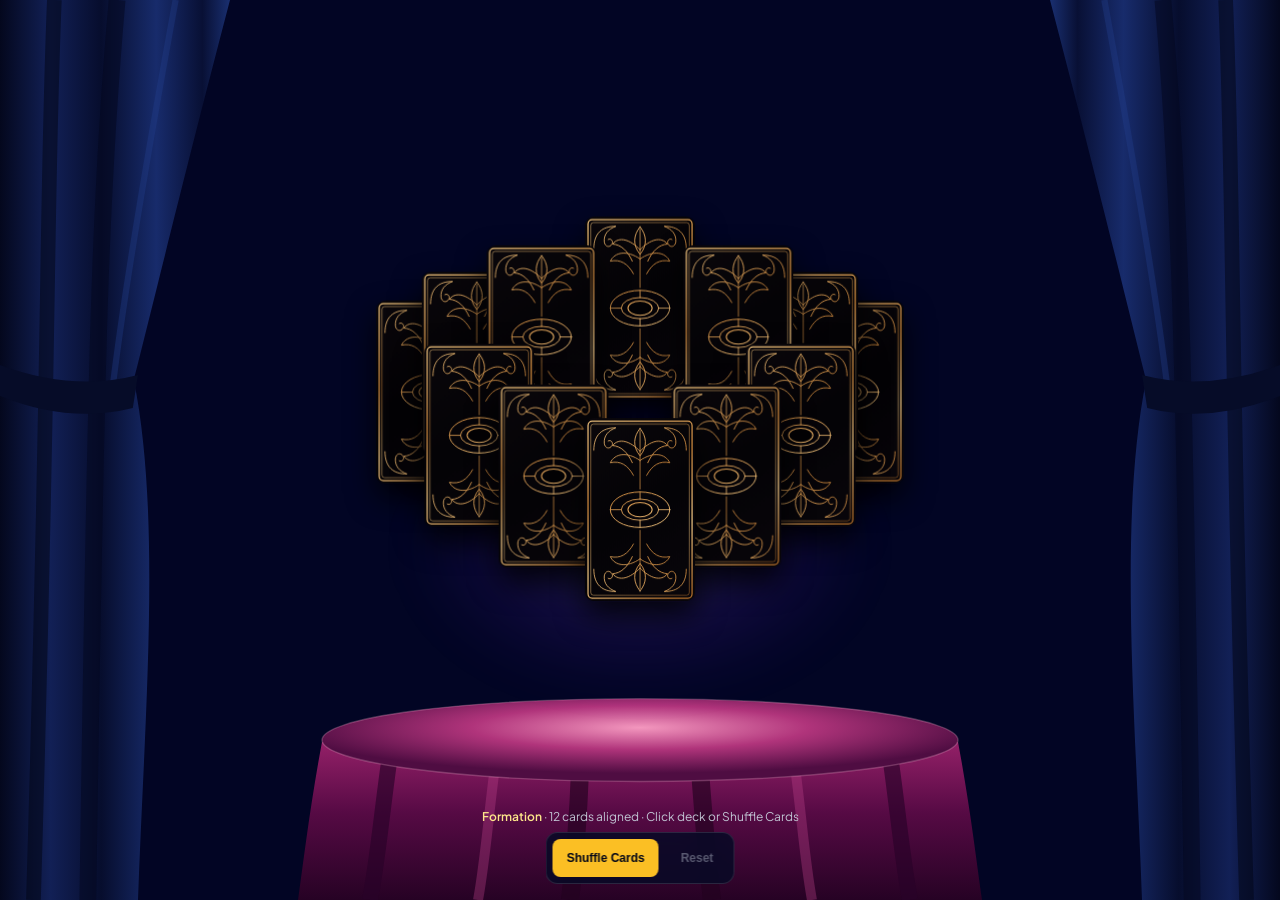
<file: testing/three_card.html>
<!doctype html>
<html lang="en">
<head>
  <meta charset="UTF-8" />
  <meta name="viewport" content="width=device-width, initial-scale=1.0" />
  <title>Three Card Spread · Tarot Reading</title>
  <link rel="preconnect" href="https://fonts.googleapis.com" />
  <link rel="preconnect" href="https://fonts.gstatic.com" crossorigin />
  <link href="https://fonts.googleapis.com/css2?family=Cormorant+Garamond:ital,wght@0,600;1,600&family=Plus+Jakarta+Sans:wght@400;500;600&display=swap" rel="stylesheet" />
  <style>
    * { box-sizing: border-box; margin: 0; padding: 0; }
    html, body { height: 100%; overflow: hidden; background: #020524; color: #f1f5f9; font-family: "Plus Jakarta Sans", system-ui, sans-serif; }
    :root { --star-speed: 1; --star-trail-opacity: 1; --star-twinkle-intensity: 1; }

    .starfield-bg { position: fixed; inset: 0; z-index: -1; overflow: hidden; pointer-events: none; background: radial-gradient(ellipse 85% 45% at 50% 0%, rgba(16, 34, 118, 0.32) 0%, transparent 72%), radial-gradient(ellipse 90% 40% at 50% 100%, rgba(56, 18, 102, 0.38) 0%, transparent 75%), linear-gradient(180deg, #020836 0%, #030833 34%, #04041f 62%, #140632 84%, #210948 100%); }
    .starfield-layer { position: absolute; inset: 0; }
    .falling-star { position: absolute; top: 0; left: var(--x, 50%); width: var(--trail-w, 1.5px); height: var(--tail, 36vh); transform: translate3d(0, -110%, 0); opacity: 0; will-change: transform, opacity; animation: star-fall calc(var(--dur, 9.5s) / var(--star-speed)) linear infinite; animation-delay: calc(var(--delay, 0s) / var(--star-speed)); }
    .falling-star__trail { position: absolute; inset: 0; border-radius: 999px; opacity: var(--star-trail-opacity); background: linear-gradient(to bottom, rgba(215, 224, 255, 0) 0%, rgba(215, 224, 255, 0.08) 38%, rgba(232, 236, 250, 0.34) 76%, var(--trail-tip, rgba(255, 252, 244, 0.78)) 100%); }
    .falling-star__head { position: absolute; bottom: 0; left: 50%; width: var(--head, 6px); height: var(--head, 6px); transform: translate(-50%, 50%); border-radius: 50%; background: radial-gradient(circle, #ffffff 0%, var(--tint, #eef2ff) 48%, transparent 76%); box-shadow: 0 0 calc(var(--head, 6px) * 1.5) calc(var(--head, 6px) * 0.35) var(--glow, rgba(226, 232, 255, 0.72)), 0 0 calc(var(--head, 6px) * 3.6) calc(var(--head, 6px) * 0.9) var(--halo, rgba(180, 198, 255, 0.28)); }
    .falling-star__head::before, .falling-star__head::after { content: ""; position: absolute; top: 50%; left: 50%; width: calc(var(--head, 6px) * 2.1); height: 1.5px; border-radius: 999px; background: radial-gradient(circle, rgba(255, 255, 255, 0.92) 0%, transparent 72%); transform: translate(-50%, -50%); opacity: 0.75; }
    .falling-star__head::after { transform: translate(-50%, -50%) rotate(90deg); }
    .falling-star--silver { --tint: #eef2ff; --trail-tip: rgba(235, 240, 255, 0.74); --glow: rgba(226, 233, 255, 0.72); --halo: rgba(176, 196, 255, 0.28); }
    .falling-star--ivory { --tint: #fff9ec; --trail-tip: rgba(255, 248, 232, 0.72); --glow: rgba(255, 244, 218, 0.68); --halo: rgba(242, 224, 185, 0.25); }
    .falling-star--champagne { --tint: #f8e9cc; --trail-tip: rgba(247, 230, 198, 0.72); --glow: rgba(245, 222, 178, 0.7); --halo: rgba(232, 198, 138, 0.26); }
    @keyframes star-fall { 0% { transform: translate3d(0, calc(-100% - 2vh), 0); opacity: 0; } 10% { opacity: var(--peak, 0.88); } 42% { opacity: var(--peak, 0.88); } 74% { opacity: calc(var(--peak, 0.88) * 0.42); } 100% { transform: translate3d(0, calc(var(--fall, 58vh) - 100%), 0); opacity: 0; } }
    .micro-star { position: absolute; left: var(--x); top: var(--y); width: var(--size, 2px); height: var(--size, 2px); border-radius: 50%; background: rgba(232, 234, 248, 0.85); opacity: var(--base-op, 0.25); will-change: opacity, transform; animation: micro-shimmer var(--dur, 6s) ease-in-out infinite; animation-delay: var(--delay, 0s); }
    @keyframes micro-shimmer { 0%, 100% { opacity: calc(var(--base-op, 0.25) * 0.5); transform: scale(0.85); } 50% { opacity: calc(var(--base-op, 0.25) * 1.25); transform: scale(1.1); } }
    .twinkle-star { position: absolute; left: var(--x); bottom: var(--bottom); width: clamp(4px, calc(var(--size, 14px) * 0.82), var(--size, 14px)); height: clamp(4px, calc(var(--size, 14px) * 0.82), var(--size, 14px)); background: var(--color, #65547c); clip-path: polygon(50% 0%, 55% 32%, 60% 40%, 68% 45%, 100% 50%, 68% 55%, 60% 60%, 55% 68%, 50% 100%, 45% 68%, 40% 60%, 32% 55%, 0% 50%, 32% 45%, 40% 40%, 45% 32%); opacity: var(--base-op, 0.72); will-change: opacity, transform; animation: star-twinkle var(--dur, 6s) ease-in-out infinite; animation-delay: var(--delay, 0s); }
    @keyframes star-twinkle { 0%, 100% { opacity: max(0.08, calc(var(--base-op, 0.72) * (1 - 0.55 * var(--star-twinkle-intensity)))); transform: scale(0.86); } 50% { opacity: min(1, calc(var(--base-op, 0.72) * (1 + 0.28 * var(--star-twinkle-intensity)))); transform: scale(calc(1 + 0.12 * var(--star-twinkle-intensity))); } }
    @media (max-width: 640px) { .star--desktop-only { display: none; } .falling-star__head { width: calc(var(--head, 6px) * 0.88); height: calc(var(--head, 6px) * 0.88); } .twinkle-star { width: calc(var(--size, 14px) * 0.72); height: calc(var(--size, 14px) * 0.72); } }
    @media (prefers-reduced-motion: reduce) { .falling-star { animation: none; transform: translate3d(0, calc(var(--fall, 50vh) * 0.72 - 100%), 0); opacity: calc(var(--peak, 0.85) * 0.8); } .twinkle-star, .micro-star { animation: none; } }

    .stage-backdrop { position: fixed; inset: 0; z-index: 2; pointer-events: none; overflow: hidden; }
    .curtain { position: absolute; top: 0; bottom: 0; width: 18vw; max-width: 230px; min-width: 68px; }
    .curtain--left { left: 0; }
    .curtain--right { right: 0; }
    .curtain svg, .velvet-table svg { display: block; width: 100%; height: 100%; }
    .velvet-table-wrap { position: absolute; left: 0; right: 0; bottom: 0; display: flex; justify-content: center; }
    .velvet-table { width: 92vw; max-width: 820px; height: 23vh; max-height: 210px; min-height: 120px; }

    .tarot-app { position: relative; z-index: 10; display: flex; flex-direction: column; width: 100%; height: 100dvh; }
    .tarot-stage { position: relative; flex: 1; display: flex; align-items: center; justify-content: center; overflow: hidden; padding: 24px 16px 112px; }
    .tarot-cards-origin { position: relative; width: 0; height: 0; z-index: 20; display: flex; align-items: center; justify-content: center; }

    .tarot-card { position: absolute; border: 0; padding: 0; background: transparent; border-radius: 9px; will-change: transform, opacity; user-select: none; perspective: 1100px; }
    .tarot-card.is-interactive { cursor: pointer; }
    .tarot-card.is-interactive:hover { filter: brightness(1.1); }
    .tarot-card.tarot-glide { transition: transform 760ms cubic-bezier(0.22, 1, 0.36, 1), opacity 520ms ease, filter 200ms ease, box-shadow 260ms ease; }
    .tarot-card-inner { position: relative; width: 100%; height: 100%; transform-style: preserve-3d; -webkit-transform-style: preserve-3d; transition: transform 720ms cubic-bezier(0.22, 1, 0.36, 1); border-radius: 9px; box-shadow: 0 14px 30px rgba(0, 0, 0, 0.82); }
    .tarot-card.is-flipped .tarot-card-inner { transform: rotateY(180deg); }
    .tarot-face { position: absolute; inset: 0; width: 100%; height: 100%; backface-visibility: hidden; -webkit-backface-visibility: hidden; border-radius: 9px; overflow: hidden; }
    .tarot-face--back { transform: rotateY(0deg) translateZ(1px); }
    .tarot-face--front { transform: rotateY(180deg) translateZ(1px); }
    .tarot-face svg, .tarot-face-img { display: block; width: 100%; height: 100%; object-fit: cover; object-position: center; }
    .tarot-face-img.is-reversed { transform: rotate(180deg); }

    .tarot-card--singularity { pointer-events: none; opacity: 0; z-index: 30; box-shadow: 0 0 48px rgba(240, 192, 110, 0.45), 0 0 96px rgba(139, 92, 246, 0.35); }
    .tarot-card--singularity svg, .tarot-card--singularity img { display: block; width: 100%; height: 100%; object-fit: cover; border-radius: 9px; }

    @keyframes subtleGlow { 0%, 100% { box-shadow: 0 0 18px rgba(251, 191, 36, 0.45), 0 0 38px rgba(167, 139, 250, 0.25); } 50% { box-shadow: 0 0 30px rgba(253, 224, 104, 0.78), 0 0 58px rgba(167, 139, 250, 0.45); } }
    .is-next-glow .tarot-card-inner { animation: subtleGlow 2.2s ease-in-out infinite; outline: 2px solid rgba(252, 211, 77, 0.8); }
    .is-active-card .tarot-card-inner { outline: 2px solid #fcd34d; box-shadow: 0 0 28px rgba(251, 191, 36, 0.5); }
    .is-arc-hover .tarot-card-inner { outline: 2px solid rgba(252, 211, 77, 0.8); box-shadow: 0 0 26px rgba(251, 191, 36, 0.65); }

    .vfx-altar, .vfx-ring, .vfx-core, .vfx-shockwave, .vfx-shockwave-inner { position: absolute; pointer-events: none; z-index: 5; }
    .vfx-altar > div { width: 100%; height: 100%; border-radius: 999px; background: radial-gradient(ellipse at center, rgba(167, 139, 250, 0.22) 0%, rgba(109, 40, 217, 0.12) 42%, transparent 72%); filter: blur(22px); }
    .vfx-ring { opacity: 0; }
    .vfx-ring .ring-outer { position: absolute; inset: 0; border-radius: 999px; border: 1px solid rgba(252, 211, 77, 0.25); box-shadow: 0 0 50px rgba(245, 196, 118, 0.12); }
    .vfx-ring .ring-mid { position: absolute; inset: 7%; border-radius: 999px; border: 1px dashed rgba(196, 181, 253, 0.3); }
    .vfx-ring .ring-inner { position: absolute; inset: 16%; border-radius: 999px; border: 1px solid rgba(253, 230, 138, 0.15); }
    .vfx-core { opacity: 0; }
    .vfx-core > div { width: 100%; height: 100%; border-radius: 999px; background: radial-gradient(circle, rgba(255, 245, 214, 0.88) 0%, rgba(232, 175, 92, 0.45) 28%, rgba(124, 58, 237, 0.28) 58%, transparent 76%); filter: blur(24px); }
    .vfx-shockwave { opacity: 0; border-radius: 999px; border: 2px solid rgba(253, 230, 138, 0.85); box-shadow: 0 0 40px rgba(251, 191, 36, 0.65); }
    .vfx-shockwave-inner { opacity: 0; border-radius: 999px; border: 1px solid rgba(221, 214, 254, 0.72); }
    .vfx-flash { position: fixed; inset: 0; z-index: 25; pointer-events: none; opacity: 0; background: radial-gradient(circle at center, rgba(255, 244, 214, 0.75) 0%, rgba(167, 139, 250, 0.25) 32%, transparent 68%); }

    .reading-layer { position: absolute; inset: 0; z-index: 15; display: flex; align-items: center; justify-content: center; padding: 24px 16px 112px; pointer-events: none; }
    .reading-grid { display: grid; width: 100%; max-width: 1024px; align-items: center; gap: 20px; grid-template-columns: 1fr; }
    @media (min-width: 768px) { .reading-grid { grid-template-columns: minmax(250px, 340px) 1fr; gap: 44px; } }
    .left-anchor { margin: 0 auto; width: 100%; max-width: 260px; height: 175px; }
    @media (min-width: 768px) { .left-anchor { max-width: 340px; height: 310px; } }
    .explanation-col { display: flex; flex-direction: column; align-items: center; opacity: 0; transform: translateY(16px); pointer-events: none; transition: opacity 700ms ease, transform 700ms cubic-bezier(0.22, 1, 0.36, 1); }
    @media (min-width: 768px) { .explanation-col { align-items: flex-start; } }
    .explanation-col.is-visible { opacity: 1; transform: translateY(0); pointer-events: auto; }
    .script-title { font-family: "Cormorant Garamond", Georgia, serif; font-style: italic; font-weight: 600; font-size: clamp(2rem, 4.5vw, 3.1rem); letter-spacing: 0.03em; color: #ecfa8c; text-shadow: 0 0 18px rgba(232, 248, 132, 0.55), 0 0 38px rgba(190, 225, 92, 0.28); text-align: center; }
    @media (min-width: 768px) { .script-title { text-align: left; } }

    .explain-box { margin-top: 14px; width: 100%; max-height: 42dvh; overflow-y: auto; border-radius: 16px; border: 1px solid rgba(255, 255, 255, 0.15); background: rgba(108, 107, 144, 0.46); backdrop-filter: blur(12px); padding: 20px 22px; box-shadow: 0 24px 50px rgba(0, 0, 0, 0.45); text-align: left; }
    @media (min-width: 768px) { .explain-box { max-height: 62dvh; overflow-y: auto; padding: 26px 28px; } }
    .explain-header { display: flex; flex-wrap: wrap; align-items: baseline; justify-content: space-between; gap: 8px; border-bottom: 1px solid rgba(255, 255, 255, 0.12); padding-bottom: 12px; }
    .explain-card-name { font-family: "Cormorant Garamond", Georgia, serif; font-size: clamp(1.45rem, 2.6vw, 1.95rem); font-weight: 600; color: #fef3c7; }
    .explain-archetype { font-size: 12px; font-weight: 500; color: rgba(224, 231, 255, 0.86); }
    .explain-archetype.is-reversed { color: #fca5a5; }
    .explain-body { margin-top: 14px; font-size: 15px; line-height: 1.68; color: rgba(241, 245, 249, 0.95); }
    .explain-body p + p { margin-top: 10px; }
    .explain-hint { margin-top: 12px; font-size: 12px; font-weight: 500; color: #fde68a; }
    .explain-actions { margin-top: 18px; padding-top: 14px; border-top: 1px solid rgba(255, 255, 255, 0.1); display: flex; flex-wrap: wrap; gap: 10px; }

    .tarot-controls { position: fixed; bottom: 16px; left: 50%; transform: translateX(-50%); z-index: 40; display: flex; flex-direction: column; align-items: center; gap: 8px; }
    .tarot-status { font-size: 12px; color: rgba(203, 213, 225, 0.92); text-align: center; }
    .tarot-status strong { color: #fde68a; font-weight: 600; }
    .tarot-bar { display: flex; gap: 8px; padding: 6px; border-radius: 12px; border: 1px solid rgba(255, 255, 255, 0.12); background: rgba(7, 10, 38, 0.86); backdrop-filter: blur(12px); }
    .tarot-btn { min-height: 38px; padding: 8px 14px; border: 0; border-radius: 8px; font-size: 12px; font-weight: 600; cursor: pointer; white-space: nowrap; transition: background-color 150ms ease, opacity 150ms ease; }
    .tarot-btn--primary { background: #fbbf24; color: #020617; }
    .tarot-btn--primary:hover { background: #fcd34d; }
    .tarot-btn--indigo { background: #6366f1; color: #ffffff; }
    .tarot-btn--indigo:hover { background: #818cf8; }
    .tarot-btn--secondary { background: rgba(255, 255, 255, 0.1); color: #f1f5f9; border: 1px solid rgba(255, 255, 255, 0.14); }
    .tarot-btn--secondary:hover { background: rgba(255, 255, 255, 0.18); }
    .tarot-btn--ghost { background: transparent; color: #cbd5e1; }
    .tarot-btn--ghost:hover { background: rgba(255, 255, 255, 0.1); color: #ffffff; }
    .tarot-btn:disabled { opacity: 0.4; cursor: not-allowed; }

    .picking-layer { position: absolute; inset: 0; z-index: 14; display: flex; align-items: center; justify-content: center; padding: 24px 16px 112px; opacity: 0; pointer-events: none; transition: opacity 480ms ease; }
    .picking-layer.is-visible { opacity: 1; pointer-events: auto; }
    .picking-inner { display: flex; flex-direction: column; align-items: center; justify-content: space-between; width: 100%; max-width: 960px; }
    .picking-header { text-align: center; }
    .picking-subtitle { margin-top: 6px; font-size: 13px; color: rgba(226, 232, 240, 0.88); }
    .middle-slots { display: flex; align-items: center; justify-content: center; gap: 18px; margin-bottom: 4px; }
    @media (min-width: 640px) { .middle-slots { gap: 30px; } }
    .slot-wrap { display: flex; flex-direction: column; align-items: center; gap: 8px; }
    .slot-target { border-radius: 9px; border: 1px dashed rgba(255, 255, 255, 0.26); background: rgba(255, 255, 255, 0.03); transition: border-color 350ms ease, box-shadow 350ms ease; }
    .slot-target.is-filled { border-style: solid; border-color: rgba(252, 211, 77, 0.38); box-shadow: 0 0 24px rgba(251, 191, 36, 0.2); }
    .slot-label { font-size: 11px; font-weight: 500; color: rgba(203, 213, 225, 0.86); }

    .pos-tabs-row { display: flex; flex-wrap: wrap; align-items: center; justify-content: space-between; gap: 8px; border-bottom: 1px solid rgba(255, 255, 255, 0.12); padding-bottom: 12px; }
    .pos-tabs { display: flex; flex-wrap: wrap; gap: 6px; }
    .summary-cards-grid { margin-top: 14px; padding-top: 14px; border-top: 1px solid rgba(255, 255, 255, 0.12); display: grid; gap: 10px; grid-template-columns: 1fr; }
    @media (min-width: 640px) { .summary-cards-grid { grid-template-columns: repeat(3, 1fr); } }
    .summary-mini-btn { border: 1px solid rgba(255, 255, 255, 0.12); background: rgba(255, 255, 255, 0.06); border-radius: 12px; padding: 10px 12px; text-align: left; color: #f8fafc; cursor: pointer; transition: background-color 150ms ease; }
    .summary-mini-btn:hover { background: rgba(255, 255, 255, 0.14); }
    .summary-mini-pos { font-size: 11px; color: rgba(253, 230, 138, 0.86); font-weight: 500; }
    .summary-mini-name { margin-top: 2px; font-family: "Cormorant Garamond", Georgia, serif; font-size: 17px; font-weight: 600; }
    .summary-mini-kw { margin-top: 3px; font-size: 11px; color: rgba(203, 213, 225, 0.85); }
  </style>
</head>
<body>
  <div class="starfield-bg" aria-hidden="true">
    <div class="starfield-layer">
      <span class="falling-star falling-star--silver" style="--x:2.5%;--tail:38vh;--fall:52vh;--head:7px;--trail-w:1.5px;--dur:9.2s;--delay:-3.8s;--peak:0.92"><span class="falling-star__trail"></span><span class="falling-star__head"></span></span>
      <span class="falling-star falling-star--ivory star--desktop-only" style="--x:5.8%;--tail:34vh;--fall:48vh;--head:5.5px;--trail-w:1px;--dur:11.4s;--delay:-6.9s;--peak:0.72"><span class="falling-star__trail"></span><span class="falling-star__head"></span></span>
      <span class="falling-star falling-star--champagne" style="--x:8.2%;--tail:44vh;--fall:62vh;--head:6.5px;--trail-w:1.5px;--dur:8.6s;--delay:-5.4s;--peak:0.88"><span class="falling-star__trail"></span><span class="falling-star__head"></span></span>
      <span class="falling-star falling-star--silver" style="--x:13.5%;--tail:46vh;--fall:60vh;--head:6px;--trail-w:1.5px;--dur:10.2s;--delay:-4.6s;--peak:0.86"><span class="falling-star__trail"></span><span class="falling-star__head"></span></span>
      <span class="falling-star falling-star--ivory star--desktop-only" style="--x:16%;--tail:54vh;--fall:74vh;--head:5.5px;--trail-w:1px;--dur:12.1s;--delay:-8.3s;--peak:0.78"><span class="falling-star__trail"></span><span class="falling-star__head"></span></span>
      <span class="falling-star falling-star--silver" style="--x:19.2%;--tail:28vh;--fall:42vh;--head:5px;--trail-w:1px;--dur:9.8s;--delay:-2.9s;--peak:0.65"><span class="falling-star__trail"></span><span class="falling-star__head"></span></span>
      <span class="falling-star falling-star--ivory" style="--x:21%;--tail:32vh;--fall:46vh;--head:5.5px;--trail-w:1.5px;--dur:8.9s;--delay:-5.1s;--peak:0.84"><span class="falling-star__trail"></span><span class="falling-star__head"></span></span>
      <span class="falling-star falling-star--silver star--desktop-only" style="--x:22.6%;--tail:20vh;--fall:36vh;--head:5.5px;--trail-w:1.5px;--dur:7.8s;--delay:-2.1s;--peak:0.88"><span class="falling-star__trail"></span><span class="falling-star__head"></span></span>
      <span class="falling-star falling-star--silver" style="--x:26.2%;--tail:50vh;--fall:70vh;--head:6.5px;--trail-w:1.5px;--dur:10.6s;--delay:-6.7s;--peak:0.9"><span class="falling-star__trail"></span><span class="falling-star__head"></span></span>
      <span class="falling-star falling-star--champagne" style="--x:30.1%;--tail:36vh;--fall:50vh;--head:5.5px;--trail-w:1.5px;--dur:9.4s;--delay:-4.2s;--peak:0.82"><span class="falling-star__trail"></span><span class="falling-star__head"></span></span>
      <span class="falling-star falling-star--silver star--desktop-only" style="--x:33.2%;--tail:16vh;--fall:30vh;--head:5px;--trail-w:1px;--dur:7.4s;--delay:-1.6s;--peak:0.72"><span class="falling-star__trail"></span><span class="falling-star__head"></span></span>
      <span class="falling-star falling-star--ivory" style="--x:36.8%;--tail:48vh;--fall:64vh;--head:5px;--trail-w:1px;--dur:11.6s;--delay:-7.8s;--peak:0.76"><span class="falling-star__trail"></span><span class="falling-star__head"></span></span>
      <span class="falling-star falling-star--silver" style="--x:38.9%;--tail:38vh;--fall:55vh;--head:6.5px;--trail-w:1.5px;--dur:8.8s;--delay:-4.8s;--peak:0.9"><span class="falling-star__trail"></span><span class="falling-star__head"></span></span>
      <span class="falling-star falling-star--silver" style="--x:44.4%;--tail:14vh;--fall:28vh;--head:6px;--trail-w:1.5px;--dur:7.2s;--delay:-1.1s;--peak:0.92"><span class="falling-star__trail"></span><span class="falling-star__head"></span></span>
      <span class="falling-star falling-star--silver" style="--x:51%;--tail:46vh;--fall:66vh;--head:6.5px;--trail-w:1.5px;--dur:9.9s;--delay:-5.9s;--peak:0.88"><span class="falling-star__trail"></span><span class="falling-star__head"></span></span>
      <span class="falling-star falling-star--ivory" style="--x:52.1%;--tail:54vh;--fall:74vh;--head:5.5px;--trail-w:1px;--dur:11.8s;--delay:-7.2s;--peak:0.8"><span class="falling-star__trail"></span><span class="falling-star__head"></span></span>
      <span class="falling-star falling-star--champagne star--desktop-only" style="--x:53.5%;--tail:36vh;--fall:50vh;--head:5.5px;--trail-w:1px;--dur:10.4s;--delay:-4.5s;--peak:0.78"><span class="falling-star__trail"></span><span class="falling-star__head"></span></span>
      <span class="falling-star falling-star--silver" style="--x:60.9%;--tail:31vh;--fall:45vh;--head:5.5px;--trail-w:1.5px;--dur:8.7s;--delay:-3.3s;--peak:0.82"><span class="falling-star__trail"></span><span class="falling-star__head"></span></span>
      <span class="falling-star falling-star--silver" style="--x:63.8%;--tail:56vh;--fall:78vh;--head:6.5px;--trail-w:1.5px;--dur:10.8s;--delay:-6.4s;--peak:0.9"><span class="falling-star__trail"></span><span class="falling-star__head"></span></span>
      <span class="falling-star falling-star--ivory star--desktop-only" style="--x:66.2%;--tail:36vh;--fall:52vh;--head:5px;--trail-w:1px;--dur:11.2s;--delay:-5.8s;--peak:0.68"><span class="falling-star__trail"></span><span class="falling-star__head"></span></span>
      <span class="falling-star falling-star--silver" style="--x:70.6%;--tail:20vh;--fall:34vh;--head:6px;--trail-w:1.5px;--dur:7.9s;--delay:-2.2s;--peak:0.88"><span class="falling-star__trail"></span><span class="falling-star__head"></span></span>
      <span class="falling-star falling-star--champagne" style="--x:74.1%;--tail:50vh;--fall:70vh;--head:5.5px;--trail-w:1px;--dur:10.9s;--delay:-7.1s;--peak:0.76"><span class="falling-star__trail"></span><span class="falling-star__head"></span></span>
      <span class="falling-star falling-star--silver" style="--x:80.2%;--tail:33vh;--fall:48vh;--head:6.5px;--trail-w:1.5px;--dur:9.1s;--delay:-3.7s;--peak:0.9"><span class="falling-star__trail"></span><span class="falling-star__head"></span></span>
      <span class="falling-star falling-star--ivory star--desktop-only" style="--x:82.8%;--tail:44vh;--fall:60vh;--head:5.5px;--trail-w:1px;--dur:10.5s;--delay:-5.5s;--peak:0.82"><span class="falling-star__trail"></span><span class="falling-star__head"></span></span>
      <span class="falling-star falling-star--silver" style="--x:88%;--tail:18vh;--fall:32vh;--head:6px;--trail-w:1.5px;--dur:7.6s;--delay:-1.9s;--peak:0.88"><span class="falling-star__trail"></span><span class="falling-star__head"></span></span>
      <span class="falling-star falling-star--silver" style="--x:90.4%;--tail:36vh;--fall:52vh;--head:6.5px;--trail-w:1.5px;--dur:9.3s;--delay:-4.1s;--peak:0.9"><span class="falling-star__trail"></span><span class="falling-star__head"></span></span>
      <span class="falling-star falling-star--ivory star--desktop-only" style="--x:94.5%;--tail:26vh;--fall:40vh;--head:5px;--trail-w:1px;--dur:8.4s;--delay:-2.7s;--peak:0.74"><span class="falling-star__trail"></span><span class="falling-star__head"></span></span>
      <span class="falling-star falling-star--champagne" style="--x:97.6%;--tail:52vh;--fall:72vh;--head:6.5px;--trail-w:1.5px;--dur:10.7s;--delay:-6.5s;--peak:0.88"><span class="falling-star__trail"></span><span class="falling-star__head"></span></span>
    </div>
    <div class="starfield-layer">
      <span class="micro-star" style="--x:1.4%;--y:58.2%;--size:2px;--base-op:0.28;--dur:5.4s;--delay:-1.2s"></span>
      <span class="micro-star" style="--x:7.2%;--y:61.5%;--size:2px;--base-op:0.24;--dur:6.8s;--delay:-3.4s"></span>
      <span class="micro-star" style="--x:18.4%;--y:48%;--size:2px;--base-op:0.22;--dur:7.2s;--delay:-2.1s"></span>
      <span class="micro-star" style="--x:29.8%;--y:42.5%;--size:2px;--base-op:0.25;--dur:5.9s;--delay:-4.5s"></span>
      <span class="micro-star" style="--x:41.7%;--y:55.8%;--size:2.5px;--base-op:0.3;--dur:6.1s;--delay:-0.9s"></span>
      <span class="micro-star" style="--x:43.2%;--y:35.6%;--size:2px;--base-op:0.26;--dur:7.5s;--delay:-5.2s"></span>
      <span class="micro-star" style="--x:46.2%;--y:41%;--size:2.5px;--base-op:0.34;--dur:5.2s;--delay:-2.8s"></span>
      <span class="micro-star" style="--x:55.6%;--y:26.8%;--size:2px;--base-op:0.22;--dur:6.4s;--delay:-3.9s"></span>
      <span class="micro-star" style="--x:67.4%;--y:49.3%;--size:2px;--base-op:0.24;--dur:6.9s;--delay:-1.7s"></span>
      <span class="micro-star" style="--x:77.8%;--y:52.1%;--size:2px;--base-op:0.22;--dur:5.8s;--delay:-4.1s"></span>
      <span class="micro-star" style="--x:95.3%;--y:64.5%;--size:2.5px;--base-op:0.3;--dur:6.3s;--delay:-2.4s"></span>
    </div>
    <div class="starfield-layer">
      <span class="twinkle-star" style="--x:2.8%;--bottom:6.2%;--size:8px;--color:#58476e;--base-op:0.72;--dur:5.2s;--delay:-1.1s"></span>
      <span class="twinkle-star" style="--x:5.1%;--bottom:9.8%;--size:18px;--color:#6b567f;--base-op:0.78;--dur:6.4s;--delay:-3.2s"></span>
      <span class="twinkle-star" style="--x:8.6%;--bottom:5.2%;--size:14px;--color:#5d4c73;--base-op:0.7;--dur:5.8s;--delay:-0.7s"></span>
      <span class="twinkle-star" style="--x:9.4%;--bottom:2.8%;--size:20px;--color:#6f5a83;--base-op:0.76;--dur:7.1s;--delay:-4.3s"></span>
      <span class="twinkle-star" style="--x:12.7%;--bottom:22.8%;--size:16px;--color:#6c5a82;--base-op:0.78;--dur:4.9s;--delay:-2.4s"></span>
      <span class="twinkle-star" style="--x:15.8%;--bottom:29.6%;--size:16px;--color:#68557c;--base-op:0.75;--dur:6.2s;--delay:-1.8s"></span>
      <span class="twinkle-star" style="--x:16%;--bottom:1.2%;--size:13px;--color:#5b4b70;--base-op:0.72;--dur:5.5s;--delay:-3.9s"></span>
      <span class="twinkle-star" style="--x:18.2%;--bottom:10.8%;--size:14px;--color:#5f4e74;--base-op:0.74;--dur:6.7s;--delay:-2.1s"></span>
      <span class="twinkle-star" style="--x:18.9%;--bottom:25.4%;--size:20px;--color:#75628b;--base-op:0.82;--dur:5.1s;--delay:-4.6s"></span>
      <span class="twinkle-star" style="--x:19.7%;--bottom:22.6%;--size:10px;--color:#58496d;--base-op:0.68;--dur:4.6s;--delay:-0.4s"></span>
      <span class="twinkle-star" style="--x:21%;--bottom:22.1%;--size:9px;--color:#5c4d72;--base-op:0.7;--dur:5.9s;--delay:-3.1s"></span>
      <span class="twinkle-star star--desktop-only" style="--x:22.1%;--bottom:25.1%;--size:18px;--color:#725f88;--base-op:0.8;--dur:6.5s;--delay:-1.5s"></span>
      <span class="twinkle-star" style="--x:24%;--bottom:4.5%;--size:7px;--color:#544469;--base-op:0.65;--dur:4.8s;--delay:-2.8s"></span>
      <span class="twinkle-star" style="--x:26.6%;--bottom:32.1%;--size:22px;--color:#6f5c84;--base-op:0.78;--dur:7.4s;--delay:-5s"></span>
      <span class="twinkle-star" style="--x:28.8%;--bottom:16.2%;--size:14px;--color:#5b4b72;--base-op:0.72;--dur:5.6s;--delay:-1.9s"></span>
      <span class="twinkle-star star--desktop-only" style="--x:29.2%;--bottom:28.2%;--size:10px;--color:#62527a;--base-op:0.74;--dur:4.7s;--delay:-3.5s"></span>
      <span class="twinkle-star" style="--x:30.2%;--bottom:24.2%;--size:17px;--color:#685780;--base-op:0.76;--dur:6.3s;--delay:-0.9s"></span>
      <span class="twinkle-star star--desktop-only" style="--x:28.1%;--bottom:10.3%;--size:7px;--color:#524367;--base-op:0.66;--dur:5.3s;--delay:-2.2s"></span>
      <span class="twinkle-star star--desktop-only" style="--x:32.6%;--bottom:17.8%;--size:16px;--color:#63527b;--base-op:0.74;--dur:6.9s;--delay:-4.1s"></span>
      <span class="twinkle-star" style="--x:33.5%;--bottom:24.8%;--size:18px;--color:#6a5882;--base-op:0.78;--dur:5.7s;--delay:-2.7s"></span>
      <span class="twinkle-star" style="--x:34.1%;--bottom:8.8%;--size:13px;--color:#594970;--base-op:0.7;--dur:6.1s;--delay:-1.3s"></span>
      <span class="twinkle-star" style="--x:35.5%;--bottom:0.6%;--size:9px;--color:#534468;--base-op:0.68;--dur:5s;--delay:-3.8s"></span>
      <span class="twinkle-star" style="--x:61.6%;--bottom:10.8%;--size:8px;--color:#59486d;--base-op:0.68;--dur:5.4s;--delay:-2s"></span>
      <span class="twinkle-star" style="--x:63.2%;--bottom:20.6%;--size:17px;--color:#65547c;--base-op:0.76;--dur:6.6s;--delay:-4.4s"></span>
      <span class="twinkle-star star--desktop-only" style="--x:67.4%;--bottom:21.8%;--size:12px;--color:#5d4c73;--base-op:0.72;--dur:5.1s;--delay:-1.2s"></span>
      <span class="twinkle-star" style="--x:69.5%;--bottom:1.9%;--size:15px;--color:#66537b;--base-op:0.75;--dur:6.8s;--delay:-3.6s"></span>
      <span class="twinkle-star" style="--x:72.7%;--bottom:5.6%;--size:16px;--color:#68557d;--base-op:0.76;--dur:5.9s;--delay:-0.8s"></span>
      <span class="twinkle-star" style="--x:72.8%;--bottom:30.2%;--size:19px;--color:#6c5a84;--base-op:0.8;--dur:7.2s;--delay:-4.9s"></span>
      <span class="twinkle-star" style="--x:75.8%;--bottom:15.8%;--size:12px;--color:#6d577e;--base-op:0.74;--dur:4.8s;--delay:-2.5s"></span>
      <span class="twinkle-star star--desktop-only" style="--x:75.9%;--bottom:27.6%;--size:8px;--color:#5e4d74;--base-op:0.7;--dur:5.3s;--delay:-1.6s"></span>
      <span class="twinkle-star" style="--x:76.3%;--bottom:25.8%;--size:12px;--color:#68547b;--base-op:0.74;--dur:6.4s;--delay:-3.7s"></span>
      <span class="twinkle-star" style="--x:82.1%;--bottom:23.8%;--size:7px;--color:#57476c;--base-op:0.68;--dur:4.9s;--delay:-0.5s"></span>
      <span class="twinkle-star" style="--x:86.2%;--bottom:34.4%;--size:8px;--color:#56476d;--base-op:0.7;--dur:6s;--delay:-2.9s"></span>
      <span class="twinkle-star" style="--x:86.8%;--bottom:1.6%;--size:11px;--color:#5f4d73;--base-op:0.72;--dur:5.7s;--delay:-4.2s"></span>
      <span class="twinkle-star" style="--x:88.1%;--bottom:19.2%;--size:22px;--color:#6d5b85;--base-op:0.8;--dur:7s;--delay:-1.4s"></span>
      <span class="twinkle-star" style="--x:91.6%;--bottom:9.2%;--size:9px;--color:#5b4b71;--base-op:0.7;--dur:5.2s;--delay:-3.3s"></span>
      <span class="twinkle-star" style="--x:95%;--bottom:4%;--size:20px;--color:#705b84;--base-op:0.78;--dur:6.3s;--delay:-2.6s"></span>
      <span class="twinkle-star star--desktop-only" style="--x:97.6%;--bottom:1.5%;--size:14px;--color:#64527a;--base-op:0.74;--dur:5.6s;--delay:-0.9s"></span>
    </div>
  </div>
  <div class="stage-backdrop" aria-hidden="true">
    <div class="curtain curtain--left">
      <svg viewBox="0 0 220 900" preserveAspectRatio="none">
        <defs><linearGradient id="curtainLeft" x1="0" y1="0" x2="1" y2="0"><stop offset="0%" stop-color="#04081d" /><stop offset="22%" stop-color="#132259" /><stop offset="44%" stop-color="#070e2e" /><stop offset="68%" stop-color="#192e70" /><stop offset="88%" stop-color="#091136" /><stop offset="100%" stop-color="#1b3275" /></linearGradient></defs>
        <path d="M0 0 L220 0 C175 180, 145 310, 128 380 C155 520, 138 720, 132 900 L0 900 Z" fill="url(#curtainLeft)" opacity="0.94" />
        <path d="M52 0 C44 200, 48 340, 32 900" stroke="#030617" stroke-width="14" fill="none" opacity="0.55" />
        <path d="M112 0 C96 190, 92 330, 84 900" stroke="#040920" stroke-width="16" fill="none" opacity="0.55" />
        <path d="M168 0 C140 160, 118 300, 108 385" stroke="#24408f" stroke-width="6" fill="none" opacity="0.35" />
        <path d="M0 365 Q70 392 132 375 L127 408 Q66 424 0 396 Z" fill="#060c28" />
      </svg>
    </div>
    <div class="curtain curtain--right">
      <svg viewBox="0 0 220 900" preserveAspectRatio="none">
        <defs><linearGradient id="curtainRight" x1="1" y1="0" x2="0" y2="0"><stop offset="0%" stop-color="#04081d" /><stop offset="22%" stop-color="#132259" /><stop offset="44%" stop-color="#070e2e" /><stop offset="68%" stop-color="#192e70" /><stop offset="88%" stop-color="#091136" /><stop offset="100%" stop-color="#1b3275" /></linearGradient></defs>
        <path d="M220 0 L0 0 C45 180, 75 310, 92 380 C65 520, 82 720, 88 900 L220 900 Z" fill="url(#curtainRight)" opacity="0.94" />
        <path d="M168 0 C176 200, 172 340, 188 900" stroke="#030617" stroke-width="14" fill="none" opacity="0.55" />
        <path d="M108 0 C124 190, 128 330, 136 900" stroke="#040920" stroke-width="16" fill="none" opacity="0.55" />
        <path d="M52 0 C80 160, 102 300, 112 385" stroke="#24408f" stroke-width="6" fill="none" opacity="0.35" />
        <path d="M220 365 Q150 392 88 375 L93 408 Q154 424 220 396 Z" fill="#060c28" />
      </svg>
    </div>
    <div class="velvet-table-wrap">
      <div class="velvet-table">
        <svg viewBox="0 0 820 220" preserveAspectRatio="none">
          <defs>
            <radialGradient id="tableTop" cx="50%" cy="35%" r="55%"><stop offset="0%" stop-color="#f397be" /><stop offset="48%" stop-color="#b0347b" /><stop offset="100%" stop-color="#4f0d42" /></radialGradient>
            <linearGradient id="tableDrape" x1="0" y1="0" x2="0" y2="1"><stop offset="0%" stop-color="#942068" /><stop offset="45%" stop-color="#560a44" /><stop offset="100%" stop-color="#260224" /></linearGradient>
          </defs>
          <path d="M92 52 C80 120, 74 175, 68 220 L752 220 C746 175, 740 120, 728 52 Z" fill="url(#tableDrape)" />
          <path d="M160 66 C152 125, 148 175, 140 220" stroke="#290328" stroke-width="16" fill="none" opacity="0.65" />
          <path d="M265 78 C258 135, 255 180, 248 220" stroke="#bd428b" stroke-width="10" fill="none" opacity="0.35" />
          <path d="M350 82 C348 140, 344 185, 340 220" stroke="#220220" stroke-width="18" fill="none" opacity="0.65" />
          <path d="M470 82 C474 140, 478 185, 482 220" stroke="#220220" stroke-width="18" fill="none" opacity="0.65" />
          <path d="M565 78 C572 135, 575 180, 582 220" stroke="#bd428b" stroke-width="10" fill="none" opacity="0.35" />
          <path d="M660 66 C668 125, 672 175, 680 220" stroke="#290328" stroke-width="16" fill="none" opacity="0.65" />
          <ellipse cx="410" cy="50" rx="318" ry="44" fill="url(#tableTop)" />
          <ellipse cx="410" cy="50" rx="318" ry="44" fill="none" stroke="#f7b7d4" stroke-opacity="0.25" stroke-width="1.5" />
        </svg>
      </div>
    </div>
  </div>

  <div class="tarot-app">
    <main class="tarot-stage" id="tarotStage">
      <div class="vfx-altar" id="altarGlow"><div></div></div>
      <div class="vfx-ring" id="mandalaRing"><div class="ring-outer"></div><div class="ring-mid"></div><div class="ring-inner"></div></div>
      <div class="vfx-core" id="coreGlow"><div></div></div>
      <div class="vfx-shockwave" id="shockwaveOuter"></div>
      <div class="vfx-shockwave-inner" id="shockwaveInner"></div>
      <div class="vfx-flash" id="fusionFlash"></div>

      <div class="picking-layer" id="pickingLayer">
        <div class="picking-inner" id="pickingInner">
          <div class="picking-header">
            <h1 class="script-title" style="text-align:center;">Three Card Spread</h1>
            <p class="picking-subtitle" id="pickingSubtitle">Hover &amp; select 3 cards from the rainbow spread (0 / 3 collected)</p>
          </div>
          <div class="middle-slots">
            <div class="slot-wrap"><div class="slot-target" id="slotTarget0"></div><span class="slot-label">I. Past</span></div>
            <div class="slot-wrap"><div class="slot-target" id="slotTarget1"></div><span class="slot-label">II. Present</span></div>
            <div class="slot-wrap"><div class="slot-target" id="slotTarget2"></div><span class="slot-label">III. Future</span></div>
          </div>
        </div>
      </div>

      <div class="reading-layer">
        <div class="reading-grid">
          <div class="left-anchor" id="leftAnchor" aria-hidden="true"></div>
          <div class="explanation-col" id="explanationCol">
            <h1 class="script-title">Three Card Spread</h1>
            <div class="explain-box">
              <div class="pos-tabs-row">
                <div class="pos-tabs">
                  <button type="button" class="tarot-btn tarot-btn--secondary" id="tabBtn0" disabled>I. Past</button>
                  <button type="button" class="tarot-btn tarot-btn--secondary" id="tabBtn1" disabled>II. Present</button>
                  <button type="button" class="tarot-btn tarot-btn--secondary" id="tabBtn2" disabled>III. Future</button>
                </div>
                <button type="button" class="tarot-btn tarot-btn--indigo" id="summaryBtn" style="display:none;">Summary</button>
              </div>
              <div id="explainContent"></div>
              <div class="explain-actions">
                <button type="button" class="tarot-btn tarot-btn--secondary" id="reshuffleBtn">Reshuffle Deck</button>
                <button type="button" class="tarot-btn tarot-btn--ghost" id="formationBtn">Formation</button>
              </div>
            </div>
          </div>
        </div>
      </div>

      <div class="tarot-cards-origin" id="cardsOrigin">
        <div class="tarot-card tarot-card--singularity" id="singularityCard" aria-hidden="true"></div>
      </div>
    </main>

    <footer class="tarot-controls">
      <div class="tarot-status" id="statusReadout"><strong>Formation</strong> · 12 cards aligned</div>
      <div class="tarot-bar">
        <button type="button" class="tarot-btn tarot-btn--primary" id="shuffleBtn">Shuffle Cards</button>
        <button type="button" class="tarot-btn tarot-btn--ghost" id="resetBtn" disabled>Reset</button>
      </div>
    </footer>
  </div>

  <script>
    (function () {
      const CARD_COUNT = 12;
      const POSITIONS = [
        { numeral: 'I', label: 'Past' },
        { numeral: 'II', label: 'Present' },
        { numeral: 'III', label: 'Future' },
      ];

      // Static PNG folder correlated to Supabase primary key: 0.png .. 77.png
      // Streamlit (enableStaticServing = true): '/app/static/images/card/'
      // Standard Flask/FastAPI static folder:   '/static/images/card/'
      const CARD_IMAGE_BASE_PATH = '/app/static/images/card/';
      const CARD_BACK_IMAGE_URL = null;

      // Python injects either:
      // 1) { "cards": three_card(), "llm_response": "Para 1\n\nPara 2\n\nPara 3" }
      // 2) three_card() list directly where each card includes "llm_interpretation" (or "interpretation" / "meaning")
      const RAW_INJECTED_DATA = /*__TAROT_DATA__*/ null;
      let extraSummaryParagraphs = [];

      function splitLlmParagraphs(raw, expectedCount) {
        if (!raw) return [];
        if (Array.isArray(raw)) {
          return raw.map((p) => String(p || '').trim()).filter(Boolean);
        }
        const text = String(raw).replace(/\r\n/g, '\n').trim();
        if (!text) return [];
        const byBlank = text.split(/\n\s*\n+/).map((p) => p.trim()).filter(Boolean);
        if (byBlank.length >= (expectedCount || 1)) return byBlank;
        const byLine = text.split(/\n+/).map((p) => p.trim()).filter(Boolean);
        return byLine.length > byBlank.length ? byLine : byBlank;
      }

      function formatInlineText(str) {
        return escapeHtml(str)
          .replace(/\*\*(.+?)\*\*/g, '<strong>$1</strong>')
          .replace(/\*(.+?)\*/g, '<em>$1</em>');
      }

      function renderParagraphsHtml(text) {
        const paras = Array.isArray(text) ? text : splitLlmParagraphs(text, 1);
        if (!paras.length) return '';
        return paras.map((p) => '<p>' + formatInlineText(p) + '</p>').join('');
      }

      function normalizeCard(raw, llmParagraph) {
        const isRev = Boolean(raw && raw.is_reverse);
        const dbMeaning = raw && (raw.meaning || (isRev ? (raw.reversed_meaning || raw.reversed_additional) : (raw.upright_meaning || raw.upright_additional))) || '';
        const llmText = (raw && (raw.llm_interpretation || raw.interpretation || raw.llm_explanation || raw.explanation)) || llmParagraph || dbMeaning;
        return {
          id: raw && raw.id != null ? raw.id : 0,
          card_name: (raw && raw.card_name) || ('Card #' + (raw && raw.id != null ? raw.id : 0)),
          is_reverse: isRev,
          arcana: (raw && raw.arcana) || '',
          suit: (raw && raw.suit) || '',
          meaning: llmText,
          image_url: raw && raw.image_url,
        };
      }

      function getDrawnThree() {
        extraSummaryParagraphs = [];
        if (RAW_INJECTED_DATA && typeof RAW_INJECTED_DATA === 'object') {
          const rawCards = Array.isArray(RAW_INJECTED_DATA)
            ? RAW_INJECTED_DATA
            : (Array.isArray(RAW_INJECTED_DATA.cards) ? RAW_INJECTED_DATA.cards : null);
          const llmRaw = !Array.isArray(RAW_INJECTED_DATA)
            ? (RAW_INJECTED_DATA.llm_response || RAW_INJECTED_DATA.llm_interpretation || RAW_INJECTED_DATA.interpretation || RAW_INJECTED_DATA.explanation || RAW_INJECTED_DATA.paragraphs)
            : null;
          const llmParas = splitLlmParagraphs(llmRaw, 3);
          if (llmParas.length > 3) {
            extraSummaryParagraphs = llmParas.slice(3);
          }
          if (rawCards && rawCards.length >= 3) {
            return rawCards.slice(0, 3).map((c, idx) => normalizeCard(c, llmParas[idx] || ''));
          }
        }
        const used = new Set();
        const fallback = [];
        while (fallback.length < 3) {
          const id = Math.floor(Math.random() * 78);
          if (!used.has(id)) {
            used.add(id);
            fallback.push({
              id: id,
              card_name: 'Card #' + id,
              is_reverse: Math.random() < 0.5,
              meaning: 'Connect your Supabase three_card() and LLM interpretation output to display the reading for card ID ' + id + '.',
            });
          }
        }
        return fallback;
      }

      function escapeHtml(str) {
        return String(str == null ? '' : str)
          .replace(/&/g, '&amp;')
          .replace(/</g, '&lt;')
          .replace(/>/g, '&gt;')
          .replace(/"/g, '&quot;')
          .replace(/'/g, '&#39;');
      }

      function getCardImageCandidates(card) {
        if (card && card.image_url) return [card.image_url];
        const file = card.id + '.png';
        return [
          CARD_IMAGE_BASE_PATH + file,
          '/static/images/card/' + file,
          'static/images/card/' + file,
          '../static/images/card/' + file,
        ];
      }

      function renderCardBackHtml(uid) {
        if (CARD_BACK_IMAGE_URL) {
          return '<img class="tarot-face-img" src="' + CARD_BACK_IMAGE_URL + '" alt="Tarot card back" draggable="false" />';
        }
        return createCardBackSvg(uid);
      }

      function createFallbackFaceSvg(card) {
        return '<svg viewBox="0 0 200 320" preserveAspectRatio="none" xmlns="http://www.w3.org/2000/svg">' +
          '<rect width="200" height="320" rx="10" fill="#f7f4ec" />' +
          '<rect x="12" y="12" width="176" height="258" fill="#1e1b4b" stroke="#18181b" stroke-width="2.4" />' +
          '<circle cx="100" cy="140" r="42" fill="none" stroke="#fde047" stroke-width="2" />' +
          '<text x="100" y="146" text-anchor="middle" fill="#fef3c7" font-size="22" font-weight="700" font-family="Georgia, serif">#' + escapeHtml(card.id) + '</text>' +
          '<rect x="12" y="274" width="176" height="34" fill="#f7f4ec" stroke="#18181b" stroke-width="2.4" />' +
          '<text x="100" y="297" text-anchor="middle" fill="#18181b" font-size="13" font-weight="700" font-family="Georgia, serif">' + escapeHtml(card.card_name) + '</text>' +
        '</svg>';
      }

      function setCardFrontContent(frontEl, card) {
        const candidates = getCardImageCandidates(card);
        let idx = 0;
        const revClass = card.is_reverse ? ' is-reversed' : '';
        frontEl.innerHTML =
          '<img class="tarot-face-img' + revClass + '" src="' + escapeHtml(candidates[0]) + '" alt="' + escapeHtml(card.card_name) + '" draggable="false" />';
        const img = frontEl.querySelector('img');
        if (img) {
          img.addEventListener('error', function () {
            idx += 1;
            if (idx < candidates.length) {
              img.src = candidates[idx];
            } else {
              frontEl.innerHTML = createFallbackFaceSvg(card);
            }
          });
        }
      }

      function createCardBackSvg(uid) {
        return '<svg viewBox="0 0 200 320" preserveAspectRatio="none" fill="none" xmlns="http://www.w3.org/2000/svg" aria-hidden="true">' +
          '<defs>' +
            '<linearGradient id="bg-' + uid + '" x1="0" y1="0" x2="200" y2="320" gradientUnits="userSpaceOnUse"><stop offset="0%" stop-color="#0a070b" /><stop offset="50%" stop-color="#040306" /><stop offset="100%" stop-color="#09060b" /></linearGradient>' +
            '<linearGradient id="gd-' + uid + '" x1="20" y1="10" x2="180" y2="310" gradientUnits="userSpaceOnUse"><stop offset="0%" stop-color="#f2c47d" /><stop offset="35%" stop-color="#d48c3e" /><stop offset="68%" stop-color="#f4cb88" /><stop offset="100%" stop-color="#b8722c" /></linearGradient>' +
          '</defs>' +
          '<rect width="200" height="320" rx="10" fill="url(#bg-' + uid + ')" />' +
          '<rect x="5.5" y="5.5" width="189" height="309" rx="7.5" stroke="url(#gd-' + uid + ')" stroke-width="2.2" />' +
          '<rect x="10.5" y="10.5" width="179" height="299" rx="5" stroke="url(#gd-' + uid + ')" stroke-width="1.1" opacity="0.82" />' +
          '<g stroke="url(#gd-' + uid + ')" stroke-linecap="round" stroke-linejoin="round">' +
            '<g><path d="M16 56 C16 28,32 17,56 17 C42 22,34 31,35 44 C36 53,45 55,49 48 C52 43,47 37,42 40" stroke-width="1.5" /><path d="M184 56 C184 28,168 17,144 17 C158 22,166 31,165 44 C164 53,155 55,151 48 C148 43,153 37,158 40" stroke-width="1.5" /><path d="M100 18 C88 32,86 50,100 66 C114 50,112 32,100 18 Z" fill="#070509" stroke-width="1.6" /><path d="M100 58 C82 40,62 34,50 48 C65 49,77 59,86 78" stroke-width="1.6" /><path d="M100 58 C118 40,138 34,150 48 C135 49,123 59,114 78" stroke-width="1.6" /><path d="M100 74 C76 58,54 62,46 78 C64 74,78 82,88 100" stroke-width="1.5" /><path d="M100 74 C124 58,146 62,154 78 C136 74,122 82,112 100" stroke-width="1.5" /><path d="M100 22 L100 124" stroke-width="1.4" opacity="0.9" /></g>' +
            '<g transform="translate(0, 320) scale(1, -1)"><path d="M16 56 C16 28,32 17,56 17 C42 22,34 31,35 44 C36 53,45 55,49 48 C52 43,47 37,42 40" stroke-width="1.5" /><path d="M184 56 C184 28,168 17,144 17 C158 22,166 31,165 44 C164 53,155 55,151 48 C148 43,153 37,158 40" stroke-width="1.5" /><path d="M100 18 C88 32,86 50,100 66 C114 50,112 32,100 18 Z" fill="#070509" stroke-width="1.6" /><path d="M100 58 C82 40,62 34,50 48 C65 49,77 59,86 78" stroke-width="1.6" /><path d="M100 58 C118 40,138 34,150 48 C135 49,123 59,114 78" stroke-width="1.6" /><path d="M100 74 C76 58,54 62,46 78 C64 74,78 82,88 100" stroke-width="1.5" /><path d="M100 74 C124 58,146 62,154 78 C136 74,122 82,112 100" stroke-width="1.5" /><path d="M100 22 L100 124" stroke-width="1.4" opacity="0.9" /></g>' +
            '<ellipse cx="100" cy="160" rx="54" ry="31" fill="#060408" stroke-width="1.7" /><ellipse cx="100" cy="160" rx="34" ry="18.5" stroke-width="1.6" /><ellipse cx="100" cy="160" rx="22" ry="12.5" fill="#030204" stroke-width="1.9" /><path d="M46 160 L66 160 M134 160 L154 160 M100 129 L100 142 M100 178 L100 191" stroke-width="1.5" />' +
          '</g>' +
        '</svg>';
      }

      const REFERENCE_12 = [
        { dx: 0, dy: -82, z: 1 }, { dx: -82, dy: -58, z: 4 }, { dx: 82, dy: -58, z: 4 },
        { dx: -136, dy: -36, z: 3 }, { dx: 136, dy: -36, z: 3 }, { dx: -174, dy: -12, z: 2 },
        { dx: 174, dy: -12, z: 2 }, { dx: -134, dy: 24, z: 5 }, { dx: 134, dy: 24, z: 5 },
        { dx: -72, dy: 58, z: 6 }, { dx: 72, dy: 58, z: 6 }, { dx: 0, dy: 86, z: 7 },
      ];

      function buildCardSlots(count) {
        if (count === 12) return REFERENCE_12;
        const arr = [];
        for (let i = 0; i < count; i++) {
          const angle = (i / count) * Math.PI * 2 - Math.PI / 2;
          arr.push({ dx: Math.round(Math.cos(angle) * 174), dy: Math.round(Math.sin(angle) * 84), z: Math.round(((Math.sin(angle) + 1) / 2) * count) + 1 });
        }
        return arr;
      }

      function getStackedPose(i, count, scale) {
        const mid = (count - 1) / 2;
        const stepX = Math.min(1.15, 13 / count);
        const stepY = Math.min(1.8, 20 / count);
        return { x: (i - mid) * stepX * scale, y: (mid - i) * stepY * scale, rot: i === count - 1 ? 0 : ((i % 3) - 1) * 0.55, scale: 1.06, z: i + 2 };
      }

      const clamp01 = (v) => (v < 0 ? 0 : v > 1 ? 1 : v);
      const easeOutCubic = (t) => 1 - Math.pow(1 - clamp01(t), 3);
      const easeInOutCubic = (t) => { const x = clamp01(t); return x < 0.5 ? 4 * x * x * x : 1 - Math.pow(-2 * x + 2, 3) / 2; };
      const easeInQuad = (t) => { const x = clamp01(t); return x * x; };
      const easeInQuart = (t) => { const x = clamp01(t); return x * x * x * x; };
      const easeOutQuint = (t) => 1 - Math.pow(1 - clamp01(t), 5);

      const SLOTS = buildCardSlots(CARD_COUNT);
      const MID = (CARD_COUNT - 1) / 2;
      const STAGGER_DELAY = Math.min(0.032, 0.38 / CARD_COUNT);

      const T_SHUFFLE_END = 2.25;
      const T_CIRCLE_END = 5.15;
      const T_CONVERGE_END = 6.75;
      const T_SINGULARITY_END = 8.15;

      const stage = document.getElementById('tarotStage');
      const origin = document.getElementById('cardsOrigin');
      const pickingLayer = document.getElementById('pickingLayer');
      const pickingInner = document.getElementById('pickingInner');
      const pickingSubtitle = document.getElementById('pickingSubtitle');
      const slotTargets = [
        document.getElementById('slotTarget0'),
        document.getElementById('slotTarget1'),
        document.getElementById('slotTarget2'),
      ];
      const leftAnchor = document.getElementById('leftAnchor');
      const explanationCol = document.getElementById('explanationCol');
      const explainContent = document.getElementById('explainContent');
      const tabBtns = [
        document.getElementById('tabBtn0'),
        document.getElementById('tabBtn1'),
        document.getElementById('tabBtn2'),
      ];
      const summaryBtn = document.getElementById('summaryBtn');

      const altarGlow = document.getElementById('altarGlow');
      const mandalaRing = document.getElementById('mandalaRing');
      const coreGlow = document.getElementById('coreGlow');
      const shockwaveOuter = document.getElementById('shockwaveOuter');
      const shockwaveInner = document.getElementById('shockwaveInner');
      const fusionFlash = document.getElementById('fusionFlash');
      const singularityCard = document.getElementById('singularityCard');
      const statusReadout = document.getElementById('statusReadout');
      const shuffleBtn = document.getElementById('shuffleBtn');
      const resetBtn = document.getElementById('resetBtn');
      const reshuffleBtn = document.getElementById('reshuffleBtn');
      const formationBtn = document.getElementById('formationBtn');

      singularityCard.innerHTML = renderCardBackHtml('sing');

      const cardEls = SLOTS.map((_, i) => {
        const btn = document.createElement('button');
        btn.type = 'button';
        btn.className = 'tarot-card is-interactive';
        btn.innerHTML =
          '<div class="tarot-card-inner">' +
            '<div class="tarot-face tarot-face--back">' + renderCardBackHtml(i) + '</div>' +
            '<div class="tarot-face tarot-face--front" data-front="' + i + '"></div>' +
          '</div>';
        btn.addEventListener('mouseenter', () => {
          if (phase === 'rainbow' && pickedIndices.indexOf(i) === -1 && pickedIndices.length < 3) {
            hoveredIdx = i;
            layoutCards();
          }
        });
        btn.addEventListener('mouseleave', () => {
          if (hoveredIdx === i) { hoveredIdx = null; layoutCards(); }
        });
        btn.addEventListener('click', () => handleCardClick(i));
        origin.insertBefore(btn, singularityCard);
        return btn;
      });

      let layoutScale = 1, cardW = 92, cardH = 153, circleRadius = 220, stageW = 1024, stageH = 720;
      let isMobile = false;
      let leftOffset = { x: -240, y: 0 };
      let slotOffsets = [{ x: -120, y: 80 }, { x: 0, y: 80 }, { x: 120, y: 80 }];
      let phase = 'idle';
      let rafId = 0;
      let timers = [];
      let rainbowSettled = false;

      let drawnThree = getDrawnThree();
      let pickedIndices = [];
      let hoveredIdx = null;
      let revealedCount = 0;
      let activeSlot = 0;

      function clearTimers() { timers.forEach((id) => clearTimeout(id)); timers = []; }
      function setStatus(title, sub) { statusReadout.innerHTML = '<strong>' + title + '</strong> · ' + sub; }

      function measure() {
        const rect = stage.getBoundingClientRect();
        stageW = rect.width || 1024;
        stageH = rect.height || 720;
        layoutScale = Math.max(0.54, Math.min(stageW / 540, stageH / 470, 1.2));
        cardW = Math.round(92 * layoutScale);
        cardH = Math.round(cardW * (1810 / 1086));
        isMobile = stageW < 768;
        circleRadius = Math.max(96, Math.min(stageW * 0.30, stageH * 0.29, 232));

        pickingInner.style.height = isMobile
          ? Math.min(430, Math.max(360, stageH - 20)) + 'px'
          : Math.min(545, Math.max(430, stageH - 16)) + 'px';

        const slotScale = isMobile ? 1.0 : 1.05;
        slotTargets.forEach((el) => {
          el.style.width = Math.round(cardW * slotScale) + 'px';
          el.style.height = Math.round(cardH * slotScale) + 'px';
        });

        const oRect = origin.getBoundingClientRect();
        const cx = stageW ? oRect.left + oRect.width / 2 : rect.left + rect.width / 2;
        const cy = stageH ? oRect.top + oRect.height / 2 : rect.top + 24 + (rect.height - 136) / 2;

        const aRect = leftAnchor.getBoundingClientRect();
        leftOffset = { x: (aRect.left + aRect.width / 2) - cx, y: (aRect.top + aRect.height / 2) - cy };

        slotOffsets = slotTargets.map((el, idx) => {
          const r = el.getBoundingClientRect();
          if (r.width === 0) return { x: (idx - 1) * 120, y: 80 };
          return { x: (r.left + r.width / 2) - cx, y: (r.top + r.height / 2) - cy };
        });

        cardEls.forEach((el) => { el.style.width = cardW + 'px'; el.style.height = cardH + 'px'; });
        singularityCard.style.width = cardW + 'px';
        singularityCard.style.height = cardH + 'px';
        altarGlow.style.width = Math.round(380 * layoutScale) + 'px';
        altarGlow.style.height = Math.round(240 * layoutScale) + 'px';
        mandalaRing.style.width = Math.round(circleRadius * 2.18) + 'px';
        mandalaRing.style.height = Math.round(circleRadius * 2.18) + 'px';
        coreGlow.style.width = Math.round(280 * layoutScale) + 'px';
        coreGlow.style.height = Math.round(280 * layoutScale) + 'px';
        shockwaveOuter.style.width = Math.round(210 * layoutScale) + 'px';
        shockwaveOuter.style.height = Math.round(210 * layoutScale) + 'px';
        shockwaveInner.style.width = Math.round(180 * layoutScale) + 'px';
        shockwaveInner.style.height = Math.round(180 * layoutScale) + 'px';

        if (phase === 'idle') applyIdle();
        if (phase === 'rainbow' || phase === 'placed-left' || phase === 'summary') layoutCards();
      }

      function layoutCards() {
        const arcRadius = isMobile ? Math.max(138, stageW * 0.42) : Math.min(330, stageW * 0.34);
        const arcTopY = isMobile ? -Math.min(92, stageH * 0.18) : -Math.min(88, stageH * 0.14);
        const arcYDrop = arcRadius * 0.52;
        const slotScale = isMobile ? 1.0 : 1.05;
        const leftZoom = isMobile ? 1.24 : 1.26;
        const summaryZoom = isMobile ? 1.32 : 1.38;

        cardEls.forEach((el, i) => {
          const slotIdx = pickedIndices.indexOf(i);
          const isPicked = slotIdx !== -1;
          let tx = 0, ty = 0, rot = 0, sc = 1, op = 1, z = i + 2;

          el.classList.remove('is-next-glow', 'is-active-card', 'is-arc-hover');
          el.style.transitionDelay = phase === 'rainbow' && !rainbowSettled ? Math.min(i * 12, 240) + 'ms' : '0ms';

          if (phase === 'rainbow') {
            if (isPicked) {
              const target = slotOffsets[slotIdx];
              tx = target.x; ty = target.y; rot = 0; sc = slotScale; z = 35 + slotIdx;
              el.classList.remove('is-interactive');
            } else {
              const t = CARD_COUNT === 1 ? 0.5 : i / (CARD_COUNT - 1);
              const angleDeg = (t - 0.5) * (isMobile ? 74 : 88);
              const rad = (angleDeg * Math.PI) / 180;
              const isHover = hoveredIdx === i && pickedIndices.length < 3;
              const lift = isHover ? (isMobile ? 20 : 28) : 0;
              tx = Math.sin(rad) * (arcRadius + lift);
              ty = arcTopY + (1 - Math.cos(rad)) * arcYDrop - lift;
              rot = angleDeg * 0.72;
              sc = isHover ? 1.12 : 1;
              z = isHover ? 50 : i + 2;
              if (isHover) el.classList.add('is-arc-hover');
              el.classList.toggle('is-interactive', pickedIndices.length < 3);
            }
          } else if (phase === 'placed-left' || phase === 'summary') {
            if (!isPicked) {
              const t = CARD_COUNT === 1 ? 0.5 : i / (CARD_COUNT - 1);
              const angleDeg = (t - 0.5) * (isMobile ? 74 : 88);
              const rad = (angleDeg * Math.PI) / 180;
              tx = Math.sin(rad) * arcRadius;
              ty = arcTopY + (1 - Math.cos(rad)) * arcYDrop + 28;
              rot = angleDeg * 0.72;
              sc = 0.78;
              op = 0;
              z = 1;
              el.classList.remove('is-interactive');
            } else if (phase === 'summary') {
              const offs = isMobile
                ? [{ x: -46, y: 0 }, { x: 0, y: -26 }, { x: 38, y: 26 }]
                : [{ x: -56, y: -4 }, { x: 0, y: -52 }, { x: 42, y: 42 }];
              tx = leftOffset.x + offs[slotIdx].x;
              ty = leftOffset.y + offs[slotIdx].y;
              sc = summaryZoom;
              z = slotIdx === 1 ? 38 : slotIdx === 0 ? 34 : 30;
              el.classList.add('is-interactive');
            } else {
              const offs = isMobile
                ? [{ x: -64, y: 6 }, { x: 0, y: -16 }, { x: 64, y: 12 }]
                : [{ x: -76, y: 12 }, { x: 0, y: -34 }, { x: 76, y: 30 }];
              const isFlipped = slotIdx < revealedCount;
              const isNext = slotIdx === revealedCount;
              const isActive = isFlipped && activeSlot === slotIdx;
              tx = leftOffset.x + offs[slotIdx].x;
              ty = leftOffset.y + offs[slotIdx].y;
              sc = isActive ? leftZoom * 1.07 : isNext ? leftZoom * 1.03 : leftZoom;
              z = isActive ? 45 : isNext ? 40 : 30 + slotIdx;
              if (isNext) el.classList.add('is-next-glow');
              if (isActive) el.classList.add('is-active-card');
              el.classList.add('is-interactive');
            }
          }

          el.style.transform = 'translate3d(' + tx.toFixed(1) + 'px, ' + ty.toFixed(1) + 'px, 0) rotate(' + rot.toFixed(1) + 'deg) scale(' + sc.toFixed(3) + ')';
          el.style.opacity = String(op);
          el.style.zIndex = String(z);
        });
      }

      function renderExplanation() {
        tabBtns.forEach((btn, idx) => {
          const unlocked = idx < revealedCount;
          btn.disabled = !unlocked;
          btn.className = 'tarot-btn ' + (phase === 'placed-left' && unlocked && activeSlot === idx ? 'tarot-btn--primary' : 'tarot-btn--secondary');
        });
        summaryBtn.style.display = revealedCount === 3 ? 'inline-flex' : 'none';
        summaryBtn.className = 'tarot-btn ' + (phase === 'summary' ? 'tarot-btn--primary' : 'tarot-btn--indigo');

        if (phase === 'placed-left' && revealedCount === 0) {
          explainContent.innerHTML =
            '<div style="margin-top:16px;">' +
              '<h2 class="explain-card-name">Your Three Cards Are Drawn</h2>' +
              '<p class="explain-body">The three cards have gathered on the left for your Past, Present, and Future reading. Click the glowing <strong style="color:#fde68a;">1st card (Past)</strong> to reveal it.</p>' +
            '</div>';
          return;
        }

        if (phase === 'summary') {
          const c0 = drawnThree[0], c1 = drawnThree[1], c2 = drawnThree[2];
          let minis = '<div class="summary-cards-grid">';
          drawnThree.forEach((c, idx) => {
            const orient = c.is_reverse ? 'Reversed' : 'Upright';
            minis +=
              '<button type="button" class="summary-mini-btn" data-slot="' + idx + '">' +
                '<div class="summary-mini-pos">' + POSITIONS[idx].numeral + '. ' + POSITIONS[idx].label + '</div>' +
                '<div class="summary-mini-name">' + escapeHtml(c.card_name) + '</div>' +
                '<div class="summary-mini-kw">' + orient + '</div>' +
              '</button>';
          });
          minis += '</div>';

          const summaryHtml = extraSummaryParagraphs.length
            ? renderParagraphsHtml(extraSummaryParagraphs)
            : '<p>Your path unfolds from <strong>' + escapeHtml(c0.card_name) + '</strong>' + (c0.is_reverse ? ' (Reversed)' : '') +
              ', through the present energy of <strong>' + escapeHtml(c1.card_name) + '</strong>' + (c1.is_reverse ? ' (Reversed)' : '') +
              ', toward <strong>' + escapeHtml(c2.card_name) + '</strong>' + (c2.is_reverse ? ' (Reversed)' : '') +
              '. Select any card below to revisit its full LLM interpretation.</p>';

          explainContent.innerHTML =
            '<div style="margin-top:16px;">' +
              '<h2 class="explain-card-name">Complete Reading Summary</h2>' +
              '<div class="explain-body">' + summaryHtml + '</div>' +
              minis +
            '</div>';

          explainContent.querySelectorAll('.summary-mini-btn').forEach((b) => {
            b.addEventListener('click', () => {
              activeSlot = Number(b.getAttribute('data-slot'));
              phase = 'placed-left';
              layoutCards();
              renderExplanation();
            });
          });
          return;
        }

        const card = drawnThree[activeSlot];
        const orient = card.is_reverse ? 'Reversed' : 'Upright';
        const hint = revealedCount < 3
          ? '<p class="explain-hint">Next: Click the glowing ' + POSITIONS[revealedCount].label + ' card on the left to reveal it.</p>'
          : '';

        explainContent.innerHTML =
          '<div style="margin-top:16px;">' +
            '<div class="explain-header" style="border-bottom:0; padding-bottom:0;">' +
              '<h2 class="explain-card-name">' + escapeHtml(card.card_name) + '</h2>' +
              '<span class="explain-archetype' + (card.is_reverse ? ' is-reversed' : '') + '">' + POSITIONS[activeSlot].label + ' · ' + orient + '</span>' +
            '</div>' +
            '<div class="explain-body">' + renderParagraphsHtml(card.meaning) + '</div>' +
            hint +
          '</div>';
      }

      function openRainbowSpread() {
        clearTimers();
        cancelAnimationFrame(rafId);
        phase = 'rainbow';
        rainbowSettled = false;
        pickedIndices = [];
        hoveredIdx = null;
        revealedCount = 0;
        activeSlot = 0;
        drawnThree = getDrawnThree();
        altarGlow.style.opacity = '0';
        mandalaRing.style.opacity = '0';
        coreGlow.style.opacity = '0';
        shockwaveOuter.style.opacity = '0';
        shockwaveInner.style.opacity = '0';
        fusionFlash.style.opacity = '0';
        singularityCard.style.opacity = '0';
        singularityCard.style.visibility = 'hidden';

        pickingSubtitle.textContent = 'Hover & select 3 cards from the rainbow spread (0 / 3 collected)';
        slotTargets.forEach((el) => el.classList.remove('is-filled'));
        pickingLayer.classList.add('is-visible');
        explanationCol.classList.remove('is-visible');
        setStatus('Three Card Spread', 'Select 3 cards from the rainbow arc');

        cardEls.forEach((el) => el.classList.add('tarot-glide'));
        requestAnimationFrame(() => {
          measure();
          requestAnimationFrame(() => {
            layoutCards();
            timers.push(setTimeout(() => { rainbowSettled = true; }, 720));
          });
        });
      }

      function handleCardClick(deckIdx) {
        if (phase === 'idle') { startRitual(); return; }
        if (phase === 'deck') { openRainbowSpread(); return; }

        if (phase === 'rainbow') {
          if (pickedIndices.indexOf(deckIdx) !== -1 || pickedIndices.length >= 3) return;
          hoveredIdx = null;
          const slotIdx = pickedIndices.length;
          pickedIndices.push(deckIdx);

          const front = cardEls[deckIdx].querySelector('[data-front]');
          setCardFrontContent(front, drawnThree[slotIdx]);
          slotTargets[slotIdx].classList.add('is-filled');

          pickingSubtitle.textContent = pickedIndices.length < 3
            ? 'Hover & select 3 cards from the rainbow spread (' + pickedIndices.length + ' / 3 collected)'
            : 'All 3 cards collected · Arranging your reading...';

          layoutCards();

          if (pickedIndices.length === 3) {
            timers.push(setTimeout(() => {
              phase = 'placed-left';
              pickingLayer.classList.remove('is-visible');
              setStatus('Three Card Spread', 'Click the glowing 1st card to reveal');
              measure();
              layoutCards();
              renderExplanation();
              timers.push(setTimeout(() => { explanationCol.classList.add('is-visible'); }, 360));
            }, 620));
          }
          return;
        }

        if (phase === 'placed-left' || phase === 'summary') {
          const slotIdx = pickedIndices.indexOf(deckIdx);
          if (slotIdx === -1) return;
          if (slotIdx >= revealedCount) {
            if (slotIdx === revealedCount) {
              cardEls[deckIdx].classList.add('is-flipped');
              revealedCount++;
              activeSlot = slotIdx;
              phase = 'placed-left';
              layoutCards();
              renderExplanation();
            }
            return;
          }
          activeSlot = slotIdx;
          phase = 'placed-left';
          layoutCards();
          renderExplanation();
        }
      }

      tabBtns.forEach((btn, idx) => {
        btn.addEventListener('click', () => {
          if (idx < revealedCount) {
            activeSlot = idx;
            phase = 'placed-left';
            layoutCards();
            renderExplanation();
          }
        });
      });

      summaryBtn.addEventListener('click', () => {
        if (revealedCount === 3) {
          phase = 'summary';
          layoutCards();
          renderExplanation();
        }
      });

      function applyIdle() {
        clearTimers();
        cancelAnimationFrame(rafId);
        phase = 'idle';
        pickedIndices = [];
        revealedCount = 0;
        activeSlot = 0;
        setStatus('Formation', CARD_COUNT + ' cards aligned · Click deck or Shuffle Cards');
        shuffleBtn.textContent = 'Shuffle Cards';
        resetBtn.disabled = true;
        pickingLayer.classList.remove('is-visible');
        explanationCol.classList.remove('is-visible');
        SLOTS.forEach((slot, i) => {
          const el = cardEls[i];
          el.style.transitionDelay = '0ms';
          el.classList.remove('tarot-glide', 'is-flipped', 'is-next-glow', 'is-active-card', 'is-arc-hover');
          el.classList.add('is-interactive');
          el.style.transform = 'translate3d(' + (slot.dx * layoutScale) + 'px, ' + (slot.dy * layoutScale) + 'px, 0) rotate(0deg) scale(1)';
          el.style.opacity = '1';
          el.style.zIndex = String(slot.z);
        });
        altarGlow.style.opacity = '1';
        altarGlow.style.transform = 'translateY(' + Math.round(118 * layoutScale) + 'px)';
        mandalaRing.style.opacity = '0';
        coreGlow.style.opacity = '0';
        shockwaveOuter.style.opacity = '0';
        shockwaveInner.style.opacity = '0';
        fusionFlash.style.opacity = '0';
        singularityCard.style.opacity = '0';
      }

      function startRitual() {
        clearTimers();
        cancelAnimationFrame(rafId);
        phase = 'shuffling';
        pickedIndices = [];
        revealedCount = 0;
        activeSlot = 0;
        shuffleBtn.textContent = 'Replay Sequence';
        resetBtn.disabled = false;
        pickingLayer.classList.remove('is-visible');
        explanationCol.classList.remove('is-visible');
        singularityCard.style.opacity = '0';
        singularityCard.style.visibility = 'visible';
        cardEls.forEach((el) => {
          el.style.transitionDelay = '0ms';
          el.classList.remove('tarot-glide', 'is-flipped', 'is-next-glow', 'is-active-card', 'is-arc-hover', 'is-interactive');
        });

        let lastTs = performance.now();
        let elapsed = 0;

        function tick(now) {
          const dt = Math.min((now - lastTs) / 1000, 0.05);
          lastTs = now;
          elapsed += dt;

          if (elapsed < T_SHUFFLE_END) {
            setStatus('Shuffling', 'Riffle weave across the night sky');
            const t = elapsed;
            const halfRank = Math.max(1, Math.floor(CARD_COUNT / 4));
            SLOTS.forEach((slot, i) => {
              const el = cardEls[i];
              const sx = slot.dx * layoutScale, sy = slot.dy * layoutScale;
              const side = i % 2 === 0 ? -1 : 1, rank = Math.floor(i / 2);
              let x = 0, y = 0, rot = 0, sc = 1, z = slot.z;
              if (t < 0.42) {
                const u = easeOutCubic(t / 0.42);
                x = sx + (side * (95 + (rank % 6) * 18) * layoutScale - sx) * u;
                y = sy + ((rank - halfRank) * Math.min(14, 70 / CARD_COUNT) * layoutScale - sy) * u;
                rot = side * (11 + (rank % 6) * 3.2) * u; sc = 1 + 0.04 * u; z = i + 2;
              } else if (t < 1.8) {
                const p = (t - 0.42) / 1.38;
                const env = Math.sin(Math.min(1, p * 1.15) * Math.PI * 0.5) * (1 - 0.25 * p);
                const wp = p * Math.PI * 3 + i * (3.12 / CARD_COUNT), sweep = Math.cos(wp);
                x = side * sweep * (128 + (i % 3) * 24) * layoutScale * (0.45 + 0.55 * env);
                y = Math.sin(wp * 2) * 28 * layoutScale + (rank - halfRank) * 4 * layoutScale * (1 - p);
                rot = side * sweep * 17; sc = 1.04 + 0.04 * Math.abs(Math.sin(wp));
                z = Math.round(CARD_COUNT * 0.6 + Math.sin(wp) * (CARD_COUNT * 0.5));
              } else {
                const u = easeInOutCubic((t - 1.8) / 0.45);
                const we = Math.PI * 3 + i * (3.12 / CARD_COUNT), se = Math.cos(we);
                const fx = side * se * (128 + (i % 3) * 24) * layoutScale * 0.86;
                const fy = Math.sin(we * 2) * 28 * layoutScale;
                x = fx * (1 - u) + (1 - u) * Math.sin(t * 48 + i * 1.7) * 2.5 * layoutScale;
                y = fy * (1 - u) + (i - MID) * 0.35 * (1 - u);
                rot = side * se * 17 * (1 - u) + (i - MID) * 0.7 * (1 - u);
                sc = 1.04 - 0.04 * u; z = i + 1;
              }
              el.style.transform = 'translate3d(' + x.toFixed(2) + 'px, ' + y.toFixed(2) + 'px, 0) rotate(' + rot.toFixed(2) + 'deg) scale(' + sc.toFixed(3) + ')';
              el.style.opacity = '1'; el.style.zIndex = String(z);
            });
            altarGlow.style.opacity = clamp01(1 - elapsed / 1.4).toFixed(3);
            const g = elapsed > 1.7 ? clamp01((elapsed - 1.7) / 0.55) : 0;
            coreGlow.style.opacity = (g * 0.55).toFixed(3);
            coreGlow.style.transform = 'scale(' + (0.35 + g * 0.35).toFixed(3) + ')';
          } else if (elapsed < T_CIRCLE_END) {
            if (phase !== 'circle') { phase = 'circle'; setStatus('Orbital Circle', 'Rotating celestial ring'); }
            const tau = elapsed - T_SHUFFLE_END;
            const bloomU = clamp01(tau / 0.85), r = circleRadius * easeOutQuint(bloomU);
            const theta = 0.35 * tau + 0.38 * tau * tau, rb = easeOutCubic(clamp01(tau / 0.5));
            SLOTS.forEach((_, i) => {
              const ang = (i / CARD_COUNT) * Math.PI * 2 - Math.PI / 2 + theta;
              const deg = ((ang * 180) / Math.PI + 90) * rb;
              cardEls[i].style.transform = 'translate3d(' + (r * Math.cos(ang)).toFixed(2) + 'px, ' + (r * Math.sin(ang)).toFixed(2) + 'px, 0) rotate(' + deg.toFixed(2) + 'deg) scale(1)';
              cardEls[i].style.opacity = '1'; cardEls[i].style.zIndex = String(i + 2);
            });
            mandalaRing.style.opacity = (easeOutCubic(clamp01(tau / 0.75)) * 0.85).toFixed(3);
            mandalaRing.style.transform = 'scale(' + (0.35 + 0.65 * easeOutQuint(bloomU)).toFixed(3) + ') rotate(' + (-(theta * 180) / Math.PI * 0.55).toFixed(2) + 'deg)';
            coreGlow.style.opacity = (0.42 + 0.14 * Math.sin(tau * 4)).toFixed(3);
          } else if (elapsed < T_CONVERGE_END) {
            if (phase !== 'converging') { phase = 'converging'; setStatus('Convergence', 'Spiraling into the singularity'); }
            const dur = T_CONVERGE_END - T_CIRCLE_END, s = clamp01((elapsed - T_CIRCLE_END) / dur);
            const cd = T_CIRCLE_END - T_SHUFFLE_END, t0 = 0.35 * cd + 0.38 * cd * cd, w0 = 0.35 + 0.76 * cd;
            const theta = t0 + dur * (w0 * s + 6.2 * Math.pow(s, 2.35));
            const r = circleRadius * (1 - easeInQuart(s)), sc = 1 - 0.16 * easeInQuad(s);
            const op = s > 0.9 ? clamp01(1 - (s - 0.9) / 0.1) : 1;
            SLOTS.forEach((_, i) => {
              const ang = (i / CARD_COUNT) * Math.PI * 2 - Math.PI / 2 + theta;
              const deg = (ang * 180) / Math.PI + 90;
              cardEls[i].style.transform = 'translate3d(' + (r * Math.cos(ang)).toFixed(2) + 'px, ' + (r * Math.sin(ang)).toFixed(2) + 'px, 0) rotate(' + deg.toFixed(2) + 'deg) scale(' + sc.toFixed(3) + ')';
              cardEls[i].style.opacity = op.toFixed(3);
            });
            mandalaRing.style.opacity = (0.85 * (1 - easeInQuad(s))).toFixed(3);
            mandalaRing.style.transform = 'scale(' + Math.max(0.05, 1 - 0.88 * easeInQuart(s)).toFixed(3) + ')';
            coreGlow.style.opacity = (0.5 + 0.5 * easeInQuad(s)).toFixed(3);
            coreGlow.style.transform = 'scale(' + (0.7 + 0.85 * easeInQuart(s)).toFixed(3) + ')';
          } else if (elapsed < T_SINGULARITY_END) {
            if (phase !== 'singularity') { phase = 'singularity'; setStatus('Singularity', 'All ' + CARD_COUNT + ' cards fused into one'); }
            const post = elapsed - T_CONVERGE_END;
            if (post < 0.1) cardEls.forEach((el) => { el.style.opacity = '0'; });
            mandalaRing.style.opacity = '0';
            const sw = clamp01(post / 1.05);
            shockwaveOuter.style.opacity = (sw < 1 ? (1 - sw) * 0.92 : 0).toFixed(3);
            shockwaveOuter.style.transform = 'scale(' + (0.15 + 3.1 * easeOutQuint(sw)).toFixed(3) + ')';
            const sw2 = clamp01((post - 0.08) / 0.85);
            shockwaveInner.style.opacity = (post > 0.08 && sw2 < 1 ? (1 - sw2) * 0.75 : 0).toFixed(3);
            shockwaveInner.style.transform = 'scale(' + (0.12 + 2.2 * easeOutCubic(sw2)).toFixed(3) + ')';
            const fl = clamp01(post / 0.55);
            fusionFlash.style.opacity = (fl < 1 ? Math.pow(1 - fl, 2) * 0.85 : 0).toFixed(3);
            const em = easeOutQuint(clamp01(post / 0.45));
            singularityCard.style.opacity = em.toFixed(3);
            singularityCard.style.transform = 'translate3d(0, ' + (Math.sin(post * 2.2) * 5 * layoutScale).toFixed(2) + 'px, 0) scale(' + (0.72 + 0.50 * em).toFixed(3) + ')';
          } else {
            if (phase !== 'deck') {
              phase = 'deck';
              setStatus('Deck Ready', 'Click the glowing deck to fan out the rainbow spread');
              cardEls.forEach((el, i) => {
                el.classList.add('is-interactive');
                if (i === CARD_COUNT - 1) el.classList.add('is-next-glow');
              });
            }
            const pd = elapsed - T_SINGULARITY_END;
            shockwaveOuter.style.opacity = '0';
            shockwaveInner.style.opacity = '0';
            fusionFlash.style.opacity = '0';
            singularityCard.style.opacity = clamp01(1 - pd / 0.32).toFixed(3);
            const cf = easeOutCubic(clamp01(pd / 0.85));
            coreGlow.style.opacity = (0.75 * (1 - cf) + 0.24 * cf).toFixed(3);
            coreGlow.style.transform = 'scale(' + (1.15 - 0.25 * cf).toFixed(3) + ')';

            SLOTS.forEach((_, i) => {
              const d = i * STAGGER_DELAY;
              const u = easeOutQuint(clamp01((pd - d) / 0.56));
              const ap = clamp01((pd - d * 0.5) / 0.18);
              const pose = getStackedPose(i, CARD_COUNT, layoutScale);
              const x = pose.x * u;
              const y = (-18 * layoutScale) * (1 - u) + pose.y * u;
              const rot = pose.rot * u;
              cardEls[i].style.transform = 'translate3d(' + x.toFixed(2) + 'px, ' + y.toFixed(2) + 'px, 0) rotate(' + rot.toFixed(2) + 'deg) scale(' + (1.22 - 0.16 * u).toFixed(3) + ')';
              cardEls[i].style.opacity = ap.toFixed(3);
              cardEls[i].style.zIndex = String(pose.z);
            });

            if (pd > 1.15) return;
          }

          rafId = requestAnimationFrame(tick);
        }

        rafId = requestAnimationFrame(tick);
      }

      shuffleBtn.addEventListener('click', startRitual);
      resetBtn.addEventListener('click', applyIdle);
      reshuffleBtn.addEventListener('click', startRitual);
      formationBtn.addEventListener('click', applyIdle);
      window.addEventListener('resize', measure);
      if (window.ResizeObserver) new ResizeObserver(measure).observe(stage);
      measure();
    })();
  </script>
</body>
</html>
</file>
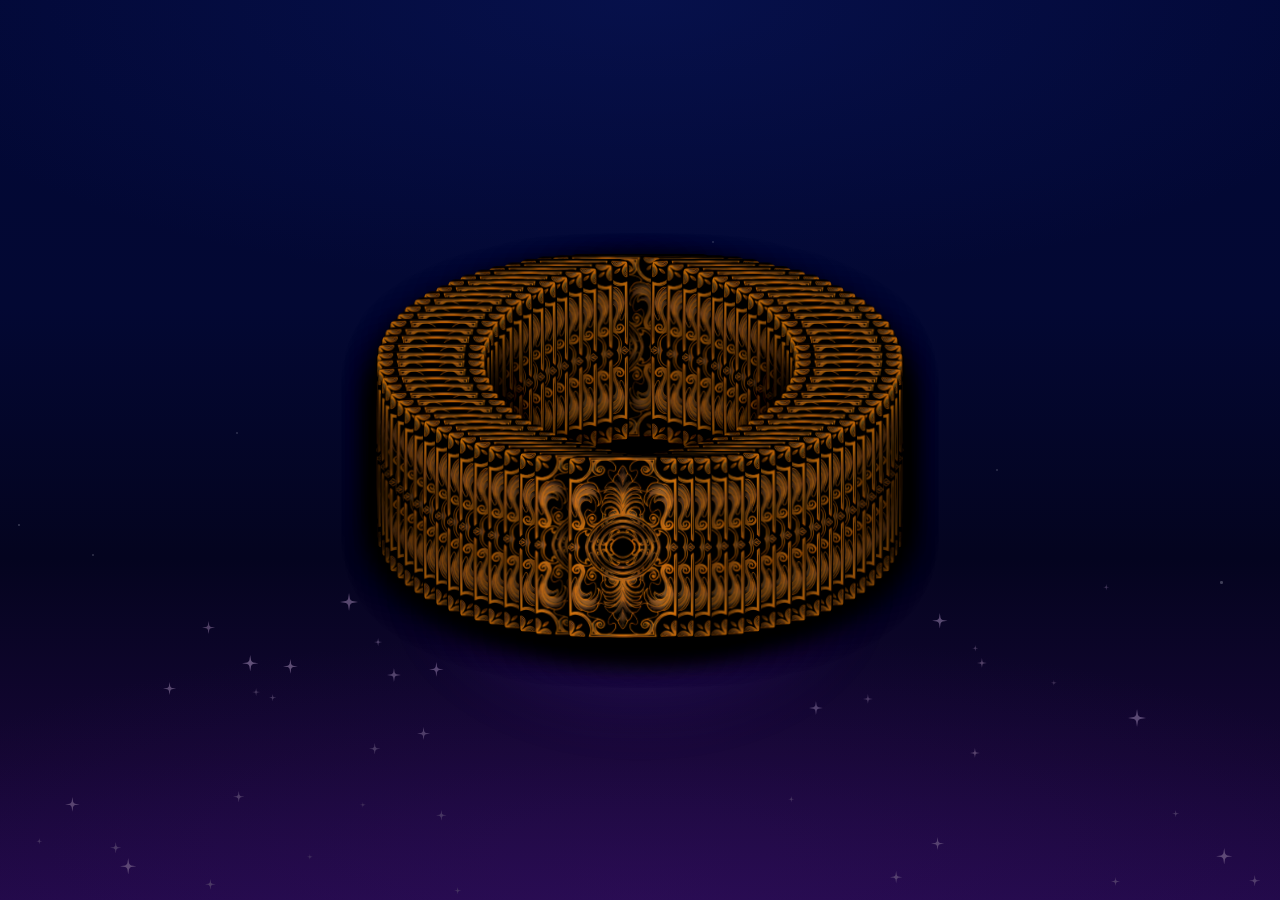
<file: static/templates/one_card.html>
<!doctype html>
<html lang="en">
<head>
  <meta charset="UTF-8" />
  <meta name="viewport" content="width=device-width, initial-scale=1.0" />
  <title>One Card Pull · DivinAItion</title>
  <link rel="preconnect" href="https://fonts.googleapis.com" />
  <link rel="preconnect" href="https://fonts.gstatic.com" crossorigin />
  <link href="https://fonts.googleapis.com/css2?family=Cormorant+Garamond:ital,wght@0,600;1,600&family=Plus+Jakarta+Sans:wght@400;500;600&display=swap" rel="stylesheet" />
  <link rel="stylesheet" href="../css/style.css" />
</head>
<body>
  <div id="starfieldMount"><!--__BACKGROUND_ANIMATION__--></div>

  <div class="tarot-app">
    <main class="tarot-stage is-click-to-shuffle" id="tarotStage">
      <div class="vfx-altar" id="altarGlow"><div></div></div>
      <div class="vfx-ring" id="mandalaRing"><div class="ring-outer"></div><div class="ring-mid"></div><div class="ring-inner"></div></div>
      <div class="vfx-core" id="coreGlow"><div></div></div>
      <div class="vfx-shockwave" id="shockwaveOuter"></div>
      <div class="vfx-shockwave-inner" id="shockwaveInner"></div>
      <div class="vfx-flash" id="fusionFlash"></div>

      <div class="reading-layer">
        <div class="reading-grid">
          <div class="left-anchor" id="leftAnchor" aria-hidden="true"></div>
          <div class="explanation-col" id="explanationCol">
            <h1 class="script-title">One Card Pull</h1>
            <div class="explain-box">
              <div class="explain-scroll">
                <p class="explain-eyebrow">Solitary Draw · Card Interpretation</p>
                <div class="explain-header">
                  <h2 class="explain-card-name" id="cardTitle"></h2>
                  <span class="explain-orientation" id="cardOrientation"></span>
                </div>
                <div class="explain-celestial-rule" aria-hidden="true">
                  <svg width="12" height="12" viewBox="0 0 16 16" fill="currentColor"><path d="M8 0l1.8 6.2L16 8l-6.2 1.8L8 16l-1.8-6.2L0 8l6.2-1.8L8 0z"/></svg>
                </div>
                <div class="explain-body" id="cardMeaning"></div>
              </div>
            </div>
          </div>
        </div>
      </div>

      <div class="tarot-cards-origin" id="cardsOrigin">
        <div class="tarot-card tarot-card--singularity" id="singularityCard" aria-hidden="true"></div>
      </div>
    </main>
  </div>

  <script>
    (function () {
      const CARD_COUNT = 78;

      // Static PNG folders correlated to Supabase primary key (0.png .. 77.png) & card back
      const CARD_IMAGE_BASE_PATH = '/app/static/images/card/';
      const CARD_BACK_REL_PATH = 'images/miscellaneous/TarotCard_Back.png';

      // Python injects either:
      // 1) { "cards": [one_card()], "llm_response": "...", "card_back_url": "data:image/png;base64,..." }
      // 2) one_card() directly with "llm_interpretation" (or "interpretation" / "meaning")
      const RAW_INJECTED_DATA = /*__TAROT_DATA__*/ null;

      function loadBackgroundAnimation() {
        const mount = document.getElementById('starfieldMount');
        if (!mount || mount.querySelector('.starfield-bg')) return;
        const paths = [
          'background_animation.html',
          '/app/static/templates/background_animation.html',
          '/static/templates/background_animation.html',
          'static/templates/background_animation.html',
        ];
        (function tryNext(idx) {
          if (idx >= paths.length) return;
          fetch(paths[idx])
            .then((res) => (res.ok ? res.text() : Promise.reject(new Error('HTTP ' + res.status))))
            .then((html) => { mount.innerHTML = html; })
            .catch(() => tryNext(idx + 1));
        })(0);
      }

      function splitLlmParagraphs(raw) {
        if (!raw) return [];
        if (Array.isArray(raw)) {
          return raw.map((p) => String(p || '').trim()).filter(Boolean);
        }
        const text = String(raw).replace(/\r\n/g, '\n').trim();
        if (!text) return [];
        const byBlank = text.split(/\n\s*\n+/).map((p) => p.trim()).filter(Boolean);
        return byBlank.length ? byBlank : text.split(/\n+/).map((p) => p.trim()).filter(Boolean);
      }

      function formatInlineText(str) {
        return escapeHtml(str)
          .replace(/\*\*(.+?)\*\*/g, '<strong>$1</strong>')
          .replace(/\*(.+?)\*/g, '<em>$1</em>');
      }

      function renderParagraphsHtml(text) {
        const paras = splitLlmParagraphs(text);
        if (!paras.length) return '';
        return paras.map((p) => '<p>' + formatInlineText(p) + '</p>').join('');
      }

      function stripLeadingHeading(paras, cardName) {
        if (paras.length <= 1) return paras;
        const first = paras[0].trim();
        const nameLower = String(cardName || '').toLowerCase();
        const firstHasCard = nameLower && first.toLowerCase().includes(nameLower);
        const secondHasCard = nameLower && paras[1] && paras[1].toLowerCase().includes(nameLower);
        const looksLikeHeading =
          first.length <= 90 &&
          (/^#+\s*/.test(first) || /:$/.test(first) || !/[.!?]$/.test(first) || /\b(reading|spread|pull|one card)\b/i.test(first));
        if (!firstHasCard && (secondHasCard || looksLikeHeading)) {
          return paras.slice(1);
        }
        return paras;
      }

      function normalizeCard(raw, llmFallback) {
        const isRev = Boolean(raw && raw.is_reverse);
        const dbMeaning = raw && (raw.meaning || (isRev ? (raw.reversed_meaning || raw.reversed_additional) : (raw.upright_meaning || raw.upright_additional))) || '';
        const cardName = (raw && raw.card_name) || ('Card #' + (raw && raw.id != null ? raw.id : 0));
        const rawLlm = (raw && (raw.llm_interpretation || raw.interpretation || raw.llm_explanation || raw.explanation)) || llmFallback || '';
        const cleanedParas = stripLeadingHeading(splitLlmParagraphs(rawLlm), cardName);
        const llmText = cleanedParas.length ? cleanedParas.join('\n\n') : dbMeaning;
        return {
          id: raw && raw.id != null ? raw.id : 0,
          card_name: cardName,
          is_reverse: isRev,
          arcana: (raw && raw.arcana) || '',
          suit: (raw && raw.suit) || '',
          meaning: llmText,
          image_url: raw && raw.image_url,
        };
      }

      function getDrawnCard() {
        if (RAW_INJECTED_DATA && typeof RAW_INJECTED_DATA === 'object') {
          const llmRaw = !Array.isArray(RAW_INJECTED_DATA)
            ? (RAW_INJECTED_DATA.llm_response || RAW_INJECTED_DATA.llm_interpretation || RAW_INJECTED_DATA.interpretation || RAW_INJECTED_DATA.explanation || RAW_INJECTED_DATA.paragraphs)
            : null;
          if (Array.isArray(RAW_INJECTED_DATA) && RAW_INJECTED_DATA.length > 0) {
            return normalizeCard(RAW_INJECTED_DATA[0], llmRaw);
          }
          if (Array.isArray(RAW_INJECTED_DATA.cards) && RAW_INJECTED_DATA.cards.length > 0) {
            return normalizeCard(RAW_INJECTED_DATA.cards[0], llmRaw);
          }
          if (RAW_INJECTED_DATA.card && typeof RAW_INJECTED_DATA.card === 'object') {
            return normalizeCard(RAW_INJECTED_DATA.card, llmRaw);
          }
          if (RAW_INJECTED_DATA.id != null || RAW_INJECTED_DATA.card_name) {
            return normalizeCard(RAW_INJECTED_DATA, llmRaw);
          }
        }
        const fallbackId = Math.floor(Math.random() * 78);
        return {
          id: fallbackId,
          card_name: 'Card #' + fallbackId,
          is_reverse: Math.random() < 0.5,
          meaning: 'Connect your Supabase one_card() and LLM interpretation output to display the reading for card ID ' + fallbackId + '.',
        };
      }

      function escapeHtml(str) {
        return String(str == null ? '' : str)
          .replace(/&/g, '&amp;')
          .replace(/</g, '&lt;')
          .replace(/>/g, '&gt;')
          .replace(/"/g, '&quot;')
          .replace(/'/g, '&#39;');
      }

      function getCardImageCandidates(card) {
        if (card && card.image_url) return [card.image_url];
        const file = card.id + '.png';
        return [
          '../images/card/' + file,
          CARD_IMAGE_BASE_PATH + file,
          '/static/images/card/' + file,
          'static/images/card/' + file,
        ];
      }

      function getCardBackCandidates() {
        if (RAW_INJECTED_DATA && typeof RAW_INJECTED_DATA === 'object' && !Array.isArray(RAW_INJECTED_DATA) && RAW_INJECTED_DATA.card_back_url) {
          return [RAW_INJECTED_DATA.card_back_url];
        }
        return [
          '../' + CARD_BACK_REL_PATH,
          '/app/static/' + CARD_BACK_REL_PATH,
          '/static/' + CARD_BACK_REL_PATH,
          'static/' + CARD_BACK_REL_PATH,
        ];
      }

      function setCardBackContent(backEl, uid) {
        const candidates = getCardBackCandidates();
        let idx = 0;
        backEl.innerHTML =
          '<img class="tarot-face-img" src="' + escapeHtml(candidates[0]) + '" alt="Tarot card back" draggable="false" />';
        const img = backEl.querySelector('img');
        if (img) {
          img.addEventListener('error', function () {
            idx += 1;
            if (idx < candidates.length) {
              img.src = candidates[idx];
            } else {
              backEl.innerHTML = createCardBackSvg(uid);
            }
          });
        }
      }

      function createFallbackFaceSvg(card) {
        return '<svg viewBox="0 0 200 320" preserveAspectRatio="none" xmlns="http://www.w3.org/2000/svg">' +
          '<rect width="200" height="320" rx="10" fill="#f7f4ec" />' +
          '<rect x="12" y="12" width="176" height="258" fill="#1e1b4b" stroke="#18181b" stroke-width="2.4" />' +
          '<circle cx="100" cy="140" r="42" fill="none" stroke="#fde047" stroke-width="2" />' +
          '<text x="100" y="146" text-anchor="middle" fill="#fef3c7" font-size="22" font-weight="700" font-family="Georgia, serif">#' + escapeHtml(card.id) + '</text>' +
          '<rect x="12" y="274" width="176" height="34" fill="#f7f4ec" stroke="#18181b" stroke-width="2.4" />' +
          '<text x="100" y="297" text-anchor="middle" fill="#18181b" font-size="13" font-weight="700" font-family="Georgia, serif">' + escapeHtml(card.card_name) + '</text>' +
        '</svg>';
      }

      function setCardFrontContent(frontEl, card) {
        const candidates = getCardImageCandidates(card);
        let idx = 0;
        const revClass = card.is_reverse ? ' is-reversed' : '';
        frontEl.innerHTML =
          '<img class="tarot-face-img' + revClass + '" src="' + escapeHtml(candidates[0]) + '" alt="' + escapeHtml(card.card_name) + '" draggable="false" />';
        const img = frontEl.querySelector('img');
        if (img) {
          img.addEventListener('error', function () {
            idx += 1;
            if (idx < candidates.length) {
              img.src = candidates[idx];
            } else {
              frontEl.innerHTML = createFallbackFaceSvg(card);
            }
          });
        }
      }

      function createCardBackSvg(uid) {
        return '<svg viewBox="0 0 200 320" preserveAspectRatio="none" fill="none" xmlns="http://www.w3.org/2000/svg" aria-hidden="true">' +
          '<defs>' +
            '<linearGradient id="bg-' + uid + '" x1="0" y1="0" x2="200" y2="320" gradientUnits="userSpaceOnUse"><stop offset="0%" stop-color="#0a070b" /><stop offset="50%" stop-color="#040306" /><stop offset="100%" stop-color="#09060b" /></linearGradient>' +
            '<linearGradient id="gd-' + uid + '" x1="20" y1="10" x2="180" y2="310" gradientUnits="userSpaceOnUse"><stop offset="0%" stop-color="#f2c47d" /><stop offset="35%" stop-color="#d48c3e" /><stop offset="68%" stop-color="#f4cb88" /><stop offset="100%" stop-color="#b8722c" /></linearGradient>' +
          '</defs>' +
          '<rect width="200" height="320" rx="10" fill="url(#bg-' + uid + ')" />' +
          '<rect x="5.5" y="5.5" width="189" height="309" rx="7.5" stroke="url(#gd-' + uid + ')" stroke-width="2.2" />' +
          '<rect x="10.5" y="10.5" width="179" height="299" rx="5" stroke="url(#gd-' + uid + ')" stroke-width="1.1" opacity="0.82" />' +
          '<g stroke="url(#gd-' + uid + ')" stroke-linecap="round" stroke-linejoin="round">' +
            '<g><path d="M16 56 C16 28,32 17,56 17 C42 22,34 31,35 44 C36 53,45 55,49 48 C52 43,47 37,42 40" stroke-width="1.5" /><path d="M184 56 C184 28,168 17,144 17 C158 22,166 31,165 44 C164 53,155 55,151 48 C148 43,153 37,158 40" stroke-width="1.5" /><path d="M100 18 C88 32,86 50,100 66 C114 50,112 32,100 18 Z" fill="#070509" stroke-width="1.6" /><path d="M100 58 C82 40,62 34,50 48 C65 49,77 59,86 78" stroke-width="1.6" /><path d="M100 58 C118 40,138 34,150 48 C135 49,123 59,114 78" stroke-width="1.6" /><path d="M100 74 C76 58,54 62,46 78 C64 74,78 82,88 100" stroke-width="1.5" /><path d="M100 74 C124 58,146 62,154 78 C136 74,122 82,112 100" stroke-width="1.5" /><path d="M100 22 L100 124" stroke-width="1.4" opacity="0.9" /></g>' +
            '<g transform="translate(0, 320) scale(1, -1)"><path d="M16 56 C16 28,32 17,56 17 C42 22,34 31,35 44 C36 53,45 55,49 48 C52 43,47 37,42 40" stroke-width="1.5" /><path d="M184 56 C184 28,168 17,144 17 C158 22,166 31,165 44 C164 53,155 55,151 48 C148 43,153 37,158 40" stroke-width="1.5" /><path d="M100 18 C88 32,86 50,100 66 C114 50,112 32,100 18 Z" fill="#070509" stroke-width="1.6" /><path d="M100 58 C82 40,62 34,50 48 C65 49,77 59,86 78" stroke-width="1.6" /><path d="M100 58 C118 40,138 34,150 48 C135 49,123 59,114 78" stroke-width="1.6" /><path d="M100 74 C76 58,54 62,46 78 C64 74,78 82,88 100" stroke-width="1.5" /><path d="M100 74 C124 58,146 62,154 78 C136 74,122 82,112 100" stroke-width="1.5" /><path d="M100 22 L100 124" stroke-width="1.4" opacity="0.9" /></g>' +
            '<ellipse cx="100" cy="160" rx="54" ry="31" fill="#060408" stroke-width="1.7" /><ellipse cx="100" cy="160" rx="34" ry="18.5" stroke-width="1.6" /><ellipse cx="100" cy="160" rx="22" ry="12.5" fill="#030204" stroke-width="1.9" /><path d="M46 160 L66 160 M134 160 L154 160 M100 129 L100 142 M100 178 L100 191" stroke-width="1.5" />' +
          '</g>' +
        '</svg>';
      }

      function buildCardSlots(count) {
        const arr = [];
        for (let i = 0; i < count; i++) {
          const angle = (i / count) * Math.PI * 2 - Math.PI / 2;
          arr.push({ dx: Math.round(Math.cos(angle) * 174), dy: Math.round(Math.sin(angle) * 84), z: Math.round(((Math.sin(angle) + 1) / 2) * count) + 1 });
        }
        return arr;
      }

      function getStackedPose(i, count, scale) {
        const mid = (count - 1) / 2;
        const stepX = Math.min(1.15, 13 / count);
        const stepY = Math.min(1.8, 20 / count);
        return { x: (i - mid) * stepX * scale, y: (mid - i) * stepY * scale, rot: i === count - 1 ? 0 : ((i % 3) - 1) * 0.55, scale: 1.06, z: i + 2 };
      }

      const clamp01 = (v) => (v < 0 ? 0 : v > 1 ? 1 : v);
      const easeOutCubic = (t) => 1 - Math.pow(1 - clamp01(t), 3);
      const easeInOutCubic = (t) => { const x = clamp01(t); return x < 0.5 ? 4 * x * x * x : 1 - Math.pow(-2 * x + 2, 3) / 2; };
      const easeInQuad = (t) => { const x = clamp01(t); return x * x; };
      const easeInQuart = (t) => { const x = clamp01(t); return x * x * x * x; };
      const easeOutQuint = (t) => 1 - Math.pow(1 - clamp01(t), 5);

      const SLOTS = buildCardSlots(CARD_COUNT);
      const MID = (CARD_COUNT - 1) / 2;
      const STAGGER_DELAY = Math.min(0.032, 0.38 / CARD_COUNT);

      const T_SHUFFLE_END = 2.25;
      const T_CIRCLE_END = 5.15;
      const T_CONVERGE_END = 6.75;
      const T_SINGULARITY_END = 8.15;

      const stage = document.getElementById('tarotStage');
      const origin = document.getElementById('cardsOrigin');
      const leftAnchor = document.getElementById('leftAnchor');
      const explanationCol = document.getElementById('explanationCol');
      const altarGlow = document.getElementById('altarGlow');
      const mandalaRing = document.getElementById('mandalaRing');
      const coreGlow = document.getElementById('coreGlow');
      const shockwaveOuter = document.getElementById('shockwaveOuter');
      const shockwaveInner = document.getElementById('shockwaveInner');
      const fusionFlash = document.getElementById('fusionFlash');
      const singularityCard = document.getElementById('singularityCard');

      const cardTitle = document.getElementById('cardTitle');
      const cardOrientation = document.getElementById('cardOrientation');
      const cardMeaning = document.getElementById('cardMeaning');

      loadBackgroundAnimation();
      setCardBackContent(singularityCard, 'sing');

      function preloadImageCandidates(candidates) {
        return new Promise((resolve) => {
          if (!candidates || !candidates.length) { resolve(); return; }
          let idx = 0;
          const img = new Image();
          const done = () => {
            if (typeof img.decode === 'function') {
              img.decode().catch(() => {}).finally(resolve);
            } else {
              resolve();
            }
          };
          img.onload = done;
          img.onerror = () => {
            idx += 1;
            if (idx < candidates.length) {
              img.src = candidates[idx];
            } else {
              resolve();
            }
          };
          img.src = candidates[0];
        });
      }

      function waitForDomImages() {
        const imgs = Array.from(document.querySelectorAll('img')).slice(0, 6);
        return Promise.all(imgs.map((img) => {
          if (img.complete) {
            return typeof img.decode === 'function' ? img.decode().catch(() => {}) : Promise.resolve();
          }
          return new Promise((resolve) => {
            img.addEventListener('load', () => {
              if (typeof img.decode === 'function') img.decode().catch(() => {}).finally(resolve);
              else resolve();
            }, { once: true });
            img.addEventListener('error', () => resolve(), { once: true });
          });
        }));
      }

      const cardEls = SLOTS.map((_, i) => {
        const cardEl = document.createElement('div');
        cardEl.className = 'tarot-card';
        cardEl.setAttribute('role', 'button');
        cardEl.setAttribute('tabindex', '-1');
        cardEl.innerHTML =
          '<div class="tarot-card-inner">' +
            '<div class="tarot-face tarot-face--back"></div>' +
            '<div class="tarot-face tarot-face--front" data-front="' + i + '"></div>' +
          '</div>';
        setCardBackContent(cardEl.querySelector('.tarot-face--back'), i);
        cardEl.addEventListener('click', (e) => {
          if (phase === 'deck' && !hasFlipped) {
            e.stopPropagation();
            openOneCardReading();
          }
        });
        origin.insertBefore(cardEl, singularityCard);
        return cardEl;
      });

      let layoutScale = 1, cardW = 92, cardH = 153, circleRadius = 220;
      let isMobile = false;
      let leftOffset = { x: -240, y: 0 };
      let phase = 'idle';
      let hasShuffled = false;
      let hasFlipped = false;
      let rafId = 0;
      let currentCard = getDrawnCard();
      let timers = [];

      function clearTimers() { timers.forEach((id) => clearTimeout(id)); timers = []; }

      function measure() {
        const rect = stage.getBoundingClientRect();
        layoutScale = Math.max(0.54, Math.min(rect.width / 540, rect.height / 470, 1.2));
        cardW = Math.round(92 * layoutScale);
        cardH = Math.round(cardW * (1810 / 1086));
        isMobile = rect.width < 768;
        circleRadius = Math.max(96, Math.min(rect.width * 0.30, rect.height * 0.29, 232));

        const oRect = origin.getBoundingClientRect();
        const ox = rect.width ? oRect.left + oRect.width / 2 : rect.left + rect.width / 2;
        const oy = rect.height ? oRect.top + oRect.height / 2 : rect.top + 24 + (rect.height - 56) / 2;
        const aRect = leftAnchor.getBoundingClientRect();
        leftOffset = { x: (aRect.left + aRect.width / 2) - ox, y: (aRect.top + aRect.height / 2) - oy };

        cardEls.forEach((el) => { el.style.width = cardW + 'px'; el.style.height = cardH + 'px'; });
        singularityCard.style.width = cardW + 'px';
        singularityCard.style.height = cardH + 'px';
        altarGlow.style.width = Math.round(380 * layoutScale) + 'px';
        altarGlow.style.height = Math.round(240 * layoutScale) + 'px';
        mandalaRing.style.width = Math.round(circleRadius * 2.18) + 'px';
        mandalaRing.style.height = Math.round(circleRadius * 2.18) + 'px';
        coreGlow.style.width = Math.round(280 * layoutScale) + 'px';
        coreGlow.style.height = Math.round(280 * layoutScale) + 'px';
        shockwaveOuter.style.width = Math.round(210 * layoutScale) + 'px';
        shockwaveOuter.style.height = Math.round(210 * layoutScale) + 'px';
        shockwaveInner.style.width = Math.round(180 * layoutScale) + 'px';
        shockwaveInner.style.height = Math.round(180 * layoutScale) + 'px';
        if (phase === 'idle') applyIdle();
        if (phase === 'reading') positionReadingCards();
      }

      function populateExplanation(card) {
        cardTitle.textContent = card.card_name;
        const metaParts = [card.is_reverse ? 'Reversed' : 'Upright'];
        if (card.arcana) metaParts.push(card.arcana);
        else if (card.suit) metaParts.push(card.suit);
        cardOrientation.textContent = metaParts.join(' · ');
        cardOrientation.className = 'explain-orientation' + (card.is_reverse ? ' is-reversed' : '');
        cardMeaning.innerHTML = renderParagraphsHtml(card.meaning);
        const topFront = cardEls[CARD_COUNT - 1].querySelector('[data-front]');
        setCardFrontContent(topFront, card);
      }

      function positionReadingCards() {
        const deckZoom = isMobile ? 1.48 : 1.56;
        const topZoom = isMobile ? 1.58 : 1.66;
        cardEls.forEach((el, i) => {
          el.classList.add('tarot-glide');
          if (i < CARD_COUNT - 1) {
            const depth = CARD_COUNT - 1 - i;
            const tx = leftOffset.x + depth * 0.9;
            const ty = leftOffset.y + depth * 3.4 * layoutScale;
            el.style.transform = 'translate3d(' + tx.toFixed(1) + 'px, ' + ty.toFixed(1) + 'px, 0) rotate(0deg) scale(' + deckZoom + ')';
            el.style.opacity = i >= CARD_COUNT - 7 ? '1' : '0';
            el.style.zIndex = String(i + 2);
          } else {
            const ty = leftOffset.y - 10 * layoutScale;
            el.style.transform = 'translate3d(' + leftOffset.x.toFixed(1) + 'px, ' + ty.toFixed(1) + 'px, 0) rotate(0deg) scale(' + topZoom + ')';
            el.style.opacity = '1';
            el.style.zIndex = String(CARD_COUNT + 20);
          }
        });
      }

      function openOneCardReading() {
        if (hasFlipped || phase !== 'deck') return;
        hasFlipped = true;
        clearTimers();
        cancelAnimationFrame(rafId);
        phase = 'reading';

        altarGlow.style.opacity = '0';
        mandalaRing.style.opacity = '0';
        coreGlow.style.opacity = '0';
        shockwaveOuter.style.opacity = '0';
        shockwaveInner.style.opacity = '0';
        fusionFlash.style.opacity = '0';
        singularityCard.style.opacity = '0';
        singularityCard.style.visibility = 'hidden';
        singularityCard.style.transform = 'translate3d(0, 0, 0) scale(0.8)';

        currentCard = getDrawnCard();
        populateExplanation(currentCard);
        cardEls.forEach((el) => {
          el.classList.add('tarot-glide');
          el.classList.remove('is-next-glow', 'is-interactive');
          el.setAttribute('tabindex', '-1');
        });

        requestAnimationFrame(() => {
          measure();
          requestAnimationFrame(() => {
            positionReadingCards();
            timers.push(setTimeout(() => { cardEls[CARD_COUNT - 1].classList.add('is-flipped'); }, 140));
            timers.push(setTimeout(() => { explanationCol.classList.add('is-visible'); }, 420));
          });
        });
      }

      function applyIdle() {
        clearTimers();
        cancelAnimationFrame(rafId);
        phase = 'idle';
        stage.classList.add('is-click-to-shuffle');
        explanationCol.classList.remove('is-visible');
        SLOTS.forEach((slot, i) => {
          const el = cardEls[i];
          el.classList.remove('tarot-glide', 'is-flipped', 'is-next-glow', 'is-interactive');
          el.style.transform = 'translate3d(' + (slot.dx * layoutScale) + 'px, ' + (slot.dy * layoutScale) + 'px, 0) rotate(0deg) scale(1)';
          el.style.opacity = '1';
          el.style.zIndex = String(slot.z);
        });
        altarGlow.style.opacity = '1';
        altarGlow.style.transform = 'translateY(' + Math.round(118 * layoutScale) + 'px)';
        mandalaRing.style.opacity = '0';
        coreGlow.style.opacity = '0';
        shockwaveOuter.style.opacity = '0';
        shockwaveInner.style.opacity = '0';
        fusionFlash.style.opacity = '0';
        singularityCard.style.opacity = '0';
      }

      function startRitual() {
        if (hasShuffled || phase !== 'idle') return;
        hasShuffled = true;
        clearTimers();
        cancelAnimationFrame(rafId);
        phase = 'shuffling';
        stage.classList.remove('is-click-to-shuffle');
        explanationCol.classList.remove('is-visible');
        singularityCard.style.opacity = '0';
        singularityCard.style.visibility = 'visible';
        cardEls.forEach((el) => el.classList.remove('tarot-glide', 'is-flipped', 'is-next-glow', 'is-interactive'));

        let lastTs = performance.now();
        let elapsed = 0;

        function tick(now) {
          const dt = Math.min((now - lastTs) / 1000, 0.05);
          lastTs = now;
          elapsed += dt;

          if (elapsed < T_SHUFFLE_END) {
            const t = elapsed;
            const halfRank = Math.max(1, Math.floor(CARD_COUNT / 4));
            SLOTS.forEach((slot, i) => {
              const el = cardEls[i];
              const sx = slot.dx * layoutScale, sy = slot.dy * layoutScale;
              const side = i % 2 === 0 ? -1 : 1, rank = Math.floor(i / 2);
              let x = 0, y = 0, rot = 0, sc = 1, z = slot.z;
              if (t < 0.42) {
                const u = easeOutCubic(t / 0.42);
                x = sx + (side * (95 + (rank % 6) * 18) * layoutScale - sx) * u;
                y = sy + ((rank - halfRank) * Math.min(14, 70 / CARD_COUNT) * layoutScale - sy) * u;
                rot = side * (11 + (rank % 6) * 3.2) * u; sc = 1 + 0.04 * u; z = i + 2;
              } else if (t < 1.8) {
                const p = (t - 0.42) / 1.38;
                const env = Math.sin(Math.min(1, p * 1.15) * Math.PI * 0.5) * (1 - 0.25 * p);
                const wp = p * Math.PI * 3 + i * (3.12 / CARD_COUNT), sweep = Math.cos(wp);
                x = side * sweep * (128 + (i % 3) * 24) * layoutScale * (0.45 + 0.55 * env);
                y = Math.sin(wp * 2) * 28 * layoutScale + (rank - halfRank) * 4 * layoutScale * (1 - p);
                rot = side * sweep * 17; sc = 1.04 + 0.04 * Math.abs(Math.sin(wp));
                z = Math.round(CARD_COUNT * 0.6 + Math.sin(wp) * (CARD_COUNT * 0.5));
              } else {
                const u = easeInOutCubic((t - 1.8) / 0.45);
                const we = Math.PI * 3 + i * (3.12 / CARD_COUNT), se = Math.cos(we);
                const fx = side * se * (128 + (i % 3) * 24) * layoutScale * 0.86;
                const fy = Math.sin(we * 2) * 28 * layoutScale;
                x = fx * (1 - u) + (1 - u) * Math.sin(t * 48 + i * 1.7) * 2.5 * layoutScale;
                y = fy * (1 - u) + (i - MID) * 0.35 * (1 - u);
                rot = side * se * 17 * (1 - u) + (i - MID) * 0.7 * (1 - u);
                sc = 1.04 - 0.04 * u; z = i + 1;
              }
              el.style.transform = 'translate3d(' + x.toFixed(2) + 'px, ' + y.toFixed(2) + 'px, 0) rotate(' + rot.toFixed(2) + 'deg) scale(' + sc.toFixed(3) + ')';
              el.style.opacity = '1'; el.style.zIndex = String(z);
            });
            altarGlow.style.opacity = clamp01(1 - elapsed / 1.4).toFixed(3);
            const g = elapsed > 1.7 ? clamp01((elapsed - 1.7) / 0.55) : 0;
            coreGlow.style.opacity = (g * 0.55).toFixed(3);
            coreGlow.style.transform = 'scale(' + (0.35 + g * 0.35).toFixed(3) + ')';
          } else if (elapsed < T_CIRCLE_END) {
            if (phase !== 'circle') { phase = 'circle'; }
            const tau = elapsed - T_SHUFFLE_END;
            const bloomU = clamp01(tau / 0.85), r = circleRadius * easeOutQuint(bloomU);
            const theta = 0.35 * tau + 0.38 * tau * tau, rb = easeOutCubic(clamp01(tau / 0.5));
            SLOTS.forEach((_, i) => {
              const ang = (i / CARD_COUNT) * Math.PI * 2 - Math.PI / 2 + theta;
              const deg = ((ang * 180) / Math.PI + 90) * rb;
              cardEls[i].style.transform = 'translate3d(' + (r * Math.cos(ang)).toFixed(2) + 'px, ' + (r * Math.sin(ang)).toFixed(2) + 'px, 0) rotate(' + deg.toFixed(2) + 'deg) scale(1)';
              cardEls[i].style.opacity = '1'; cardEls[i].style.zIndex = String(i + 2);
            });
            mandalaRing.style.opacity = (easeOutCubic(clamp01(tau / 0.75)) * 0.85).toFixed(3);
            mandalaRing.style.transform = 'scale(' + (0.35 + 0.65 * easeOutQuint(bloomU)).toFixed(3) + ') rotate(' + (-(theta * 180) / Math.PI * 0.55).toFixed(2) + 'deg)';
            coreGlow.style.opacity = (0.42 + 0.14 * Math.sin(tau * 4)).toFixed(3);
          } else if (elapsed < T_CONVERGE_END) {
            if (phase !== 'converging') { phase = 'converging'; }
            const dur = T_CONVERGE_END - T_CIRCLE_END, s = clamp01((elapsed - T_CIRCLE_END) / dur);
            const cd = T_CIRCLE_END - T_SHUFFLE_END, t0 = 0.35 * cd + 0.38 * cd * cd, w0 = 0.35 + 0.76 * cd;
            const theta = t0 + dur * (w0 * s + 6.2 * Math.pow(s, 2.35));
            const r = circleRadius * (1 - easeInQuart(s)), sc = 1 - 0.16 * easeInQuad(s);
            const op = s > 0.9 ? clamp01(1 - (s - 0.9) / 0.1) : 1;
            SLOTS.forEach((_, i) => {
              const ang = (i / CARD_COUNT) * Math.PI * 2 - Math.PI / 2 + theta;
              const deg = (ang * 180) / Math.PI + 90;
              cardEls[i].style.transform = 'translate3d(' + (r * Math.cos(ang)).toFixed(2) + 'px, ' + (r * Math.sin(ang)).toFixed(2) + 'px, 0) rotate(' + deg.toFixed(2) + 'deg) scale(' + sc.toFixed(3) + ')';
              cardEls[i].style.opacity = op.toFixed(3);
            });
            mandalaRing.style.opacity = (0.85 * (1 - easeInQuad(s))).toFixed(3);
            mandalaRing.style.transform = 'scale(' + Math.max(0.05, 1 - 0.88 * easeInQuart(s)).toFixed(3) + ')';
            coreGlow.style.opacity = (0.5 + 0.5 * easeInQuad(s)).toFixed(3);
            coreGlow.style.transform = 'scale(' + (0.7 + 0.85 * easeInQuart(s)).toFixed(3) + ')';
          } else if (elapsed < T_SINGULARITY_END) {
            if (phase !== 'singularity') { phase = 'singularity'; }
            const post = elapsed - T_CONVERGE_END;
            if (post < 0.1) cardEls.forEach((el) => { el.style.opacity = '0'; });
            mandalaRing.style.opacity = '0';
            const sw = clamp01(post / 1.05);
            shockwaveOuter.style.opacity = (sw < 1 ? (1 - sw) * 0.92 : 0).toFixed(3);
            shockwaveOuter.style.transform = 'scale(' + (0.15 + 3.1 * easeOutQuint(sw)).toFixed(3) + ')';
            const sw2 = clamp01((post - 0.08) / 0.85);
            shockwaveInner.style.opacity = (post > 0.08 && sw2 < 1 ? (1 - sw2) * 0.75 : 0).toFixed(3);
            shockwaveInner.style.transform = 'scale(' + (0.12 + 2.2 * easeOutCubic(sw2)).toFixed(3) + ')';
            const fl = clamp01(post / 0.55);
            fusionFlash.style.opacity = (fl < 1 ? Math.pow(1 - fl, 2) * 0.85 : 0).toFixed(3);
            const em = easeOutQuint(clamp01(post / 0.45));
            singularityCard.style.opacity = em.toFixed(3);
            singularityCard.style.transform = 'translate3d(0, ' + (Math.sin(post * 2.2) * 5 * layoutScale).toFixed(2) + 'px, 0) scale(' + (0.72 + 0.50 * em).toFixed(3) + ')';
          } else {
            if (phase !== 'deck') {
              phase = 'deck';
              cardEls.forEach((el, i) => {
                el.classList.add('is-interactive');
                el.setAttribute('tabindex', i === CARD_COUNT - 1 ? '0' : '-1');
                if (i === CARD_COUNT - 1) el.classList.add('is-next-glow');
              });
            }
            const pd = elapsed - T_SINGULARITY_END;
            shockwaveOuter.style.opacity = '0';
            shockwaveInner.style.opacity = '0';
            fusionFlash.style.opacity = '0';
            singularityCard.style.opacity = clamp01(1 - pd / 0.32).toFixed(3);
            const cf = easeOutCubic(clamp01(pd / 0.85));
            coreGlow.style.opacity = (0.75 * (1 - cf) + 0.24 * cf).toFixed(3);
            coreGlow.style.transform = 'scale(' + (1.15 - 0.25 * cf).toFixed(3) + ')';

            SLOTS.forEach((_, i) => {
              const d = i * STAGGER_DELAY;
              const u = easeOutQuint(clamp01((pd - d) / 0.56));
              const ap = clamp01((pd - d * 0.5) / 0.18);
              const pose = getStackedPose(i, CARD_COUNT, layoutScale);
              const x = pose.x * u;
              const y = (-18 * layoutScale) * (1 - u) + pose.y * u;
              const rot = pose.rot * u;
              cardEls[i].style.transform = 'translate3d(' + x.toFixed(2) + 'px, ' + y.toFixed(2) + 'px, 0) rotate(' + rot.toFixed(2) + 'deg) scale(' + (1.22 - 0.16 * u).toFixed(3) + ')';
              cardEls[i].style.opacity = ap.toFixed(3);
              cardEls[i].style.zIndex = String(pose.z);
            });

            if (pd > 1.15) return;
          }

          rafId = requestAnimationFrame(tick);
        }

        rafId = requestAnimationFrame(tick);
      }

      document.addEventListener('click', () => {
        if (phase === 'idle' && !hasShuffled) startRitual();
      });

      window.__startTarotShuffle = startRitual;
      window.__tarotAssetsReady = Promise.race([
        Promise.all([
          preloadImageCandidates(getCardBackCandidates()),
          preloadImageCandidates(getCardImageCandidates(currentCard)),
          waitForDomImages(),
          (document.fonts && document.fonts.ready) ? document.fonts.ready.catch(() => {}) : Promise.resolve()
        ]),
        new Promise((resolve) => setTimeout(resolve, 2200))
      ]);

      window.addEventListener('resize', measure);
      if (window.ResizeObserver) new ResizeObserver(measure).observe(stage);
      measure();
    })();
  </script>
</body>
</html>
</file>
<file: static/css/style.css>
/* ==========================================================================
   DivinAItion · Unified Tarot Stylesheet
   Shared across one_card.html, three_card.html, celtic_card.html, and Streamlit
   ========================================================================== */

:root {
  --star-speed: 1;
  --star-trail-opacity: 1;
  --star-twinkle-intensity: 1;
}

/* --- Base & Streamlit Host Overrides --- */
*, *::before, *::after {
  box-sizing: border-box;
}

html, body {
  width: 100%;
  height: 100%;
  margin: 0;
  padding: 0;
  overflow: hidden;
  background: #020524;
  color: #f1f5f9;
  font-family: "Plus Jakarta Sans", system-ui, -apple-system, BlinkMacSystemFont, "Segoe UI", sans-serif;
}

[data-testid="stAppViewContainer"],
.stApp {
  background: #020524 !important;
  color: #f1f5f9;
}

[data-testid="stHeader"] {
  background: transparent !important;
}

[data-testid="stMainBlockContainer"] {
  position: relative;
  z-index: 5;
}

/* ==========================================================================
   1. Nocturne Starfield Background
   ========================================================================== */
.starfield-bg {
  position: fixed;
  inset: 0;
  z-index: 0;
  overflow: hidden;
  pointer-events: none;
  background:
    radial-gradient(ellipse 85% 45% at 50% 0%, rgba(16, 34, 118, 0.32) 0%, transparent 72%),
    radial-gradient(ellipse 90% 40% at 50% 100%, rgba(56, 18, 102, 0.38) 0%, transparent 75%),
    linear-gradient(
      180deg,
      #020836 0%,
      #030833 34%,
      #04041f 62%,
      #140632 84%,
      #210948 100%
    );
}

.starfield-layer {
  position: absolute;
  inset: 0;
}

/* Top Falling Stars */
.falling-star {
  position: absolute;
  top: 0;
  left: var(--x, 50%);
  width: var(--trail-w, 1.5px);
  height: var(--tail, 36vh);
  transform: translate3d(0, calc(-100% - 2vh), 0);
  opacity: 0;
  will-change: transform, opacity;
  animation: star-fall calc(var(--dur, 9.5s) / var(--star-speed)) linear infinite;
  animation-delay: calc(var(--delay, 0s) / var(--star-speed));
}

.falling-star__trail {
  position: absolute;
  inset: 0;
  border-radius: 999px;
  opacity: var(--star-trail-opacity);
  background: linear-gradient(
    to bottom,
    rgba(215, 224, 255, 0) 0%,
    rgba(215, 224, 255, 0.08) 38%,
    rgba(232, 236, 250, 0.34) 76%,
    var(--trail-tip, rgba(255, 252, 244, 0.78)) 100%
  );
}

.falling-star__head {
  position: absolute;
  bottom: 0;
  left: 50%;
  width: var(--head, 6px);
  height: var(--head, 6px);
  transform: translate(-50%, 50%);
  border-radius: 50%;
  background: radial-gradient(
    circle,
    #ffffff 0%,
    var(--tint, #eef2ff) 48%,
    transparent 76%
  );
  box-shadow:
    0 0 calc(var(--head, 6px) * 1.5) calc(var(--head, 6px) * 0.35) var(--glow, rgba(226, 232, 255, 0.72)),
    0 0 calc(var(--head, 6px) * 3.6) calc(var(--head, 6px) * 0.9) var(--halo, rgba(180, 198, 255, 0.28));
}

.falling-star__head::before,
.falling-star__head::after {
  content: "";
  position: absolute;
  top: 50%;
  left: 50%;
  width: calc(var(--head, 6px) * 2.1);
  height: 1.5px;
  border-radius: 999px;
  background: radial-gradient(circle, rgba(255, 255, 255, 0.92) 0%, transparent 72%);
  transform: translate(-50%, -50%);
  opacity: 0.75;
}

.falling-star__head::after {
  transform: translate(-50%, -50%) rotate(90deg);
}

.falling-star--silver {
  --tint: #eef2ff;
  --trail-tip: rgba(235, 240, 255, 0.74);
  --glow: rgba(226, 233, 255, 0.72);
  --halo: rgba(176, 196, 255, 0.28);
}

.falling-star--ivory {
  --tint: #fff9ec;
  --trail-tip: rgba(255, 248, 232, 0.72);
  --glow: rgba(255, 244, 218, 0.68);
  --halo: rgba(242, 224, 185, 0.25);
}

.falling-star--champagne {
  --tint: #f8e9cc;
  --trail-tip: rgba(247, 230, 198, 0.72);
  --glow: rgba(245, 222, 178, 0.7);
  --halo: rgba(232, 198, 138, 0.26);
}

@keyframes star-fall {
  0% {
    transform: translate3d(0, calc(-100% - 2vh), 0);
    opacity: 0;
  }
  10% {
    opacity: var(--peak, 0.88);
  }
  42% {
    opacity: var(--peak, 0.88);
  }
  74% {
    opacity: calc(var(--peak, 0.88) * 0.42);
  }
  100% {
    transform: translate3d(0, calc(var(--fall, 58vh) - 100%), 0);
    opacity: 0;
  }
}

/* Mid-Sky Faint Micro-Stars */
.micro-star {
  position: absolute;
  left: var(--x);
  top: var(--y);
  width: var(--size, 2px);
  height: var(--size, 2px);
  border-radius: 50%;
  background: rgba(232, 234, 248, 0.85);
  opacity: var(--base-op, 0.25);
  will-change: opacity, transform;
  animation: micro-shimmer var(--dur, 6s) ease-in-out infinite;
  animation-delay: var(--delay, 0s);
}

@keyframes micro-shimmer {
  0%, 100% {
    opacity: calc(var(--base-op, 0.25) * 0.5);
    transform: scale(0.85);
  }
  50% {
    opacity: calc(var(--base-op, 0.25) * 1.25);
    transform: scale(1.1);
  }
}

/* Bottom Subtle Twinkling 4-Point Astroid Stars */
.twinkle-star {
  position: absolute;
  left: var(--x);
  bottom: var(--bottom);
  width: clamp(4px, calc(var(--size, 14px) * 0.82), var(--size, 14px));
  height: clamp(4px, calc(var(--size, 14px) * 0.82), var(--size, 14px));
  background: var(--color, #65547c);
  clip-path: polygon(
    50% 0%, 55% 32%, 60% 40%, 68% 45%,
    100% 50%, 68% 55%, 60% 60%, 55% 68%,
    50% 100%, 45% 68%, 40% 60%, 32% 55%,
    0% 50%, 32% 45%, 40% 40%, 45% 32%
  );
  opacity: var(--base-op, 0.72);
  will-change: opacity, transform;
  animation: star-twinkle var(--dur, 6s) ease-in-out infinite;
  animation-delay: var(--delay, 0s);
}

@keyframes star-twinkle {
  0%, 100% {
    opacity: max(0.08, calc(var(--base-op, 0.72) * (1 - 0.55 * var(--star-twinkle-intensity))));
    transform: scale(0.86);
  }
  50% {
    opacity: min(1, calc(var(--base-op, 0.72) * (1 + 0.28 * var(--star-twinkle-intensity))));
    transform: scale(calc(1 + 0.12 * var(--star-twinkle-intensity)));
  }
}

/* ==========================================================================
   2. Velvet Stage Backdrop (Curtains & Table)
   ========================================================================== */
.stage-backdrop {
  position: fixed;
  inset: 0;
  z-index: 2;
  pointer-events: none;
  overflow: hidden;
}

.curtain {
  position: absolute;
  top: 0;
  bottom: 0;
  width: 18vw;
  max-width: 230px;
  min-width: 68px;
}

.curtain--left { left: 0; }
.curtain--right { right: 0; }

.curtain svg,
.velvet-table svg {
  display: block;
  width: 100%;
  height: 100%;
}

.velvet-table-wrap {
  position: absolute;
  left: 0;
  right: 0;
  bottom: 0;
  display: flex;
  justify-content: center;
}

.velvet-table {
  width: 92vw;
  max-width: 820px;
  height: 23vh;
  max-height: 210px;
  min-height: 120px;
}

/* ==========================================================================
   3. Tarot Stage, 3D Cards & VFX Layers
   ========================================================================== */
.tarot-app {
  position: relative;
  z-index: 10;
  display: flex;
  flex-direction: column;
  width: 100%;
  height: 100dvh;
}

.tarot-stage {
  position: relative;
  flex: 1;
  display: flex;
  align-items: center;
  justify-content: center;
  overflow: hidden;
  padding: 24px 16px 32px;
}

.tarot-stage.is-click-to-shuffle {
  cursor: pointer;
}

.tarot-cards-origin {
  position: relative;
  width: 0;
  height: 0;
  z-index: 20;
  display: flex;
  align-items: center;
  justify-content: center;
}

.tarot-card {
  position: absolute;
  border: 0;
  padding: 0;
  background: transparent;
  border-radius: 9px;
  will-change: transform, opacity;
  user-select: none;
  perspective: 1100px;
  pointer-events: none;
}

.tarot-card.is-interactive {
  pointer-events: auto;
  cursor: pointer;
}

.tarot-card.is-interactive:hover {
  filter: brightness(1.12);
}

.tarot-card.tarot-glide {
  transition:
    transform 760ms cubic-bezier(0.22, 1, 0.36, 1),
    opacity 520ms ease,
    filter 200ms ease,
    box-shadow 260ms ease;
}

.tarot-card-inner {
  position: relative;
  width: 100%;
  height: 100%;
  transform-style: preserve-3d;
  -webkit-transform-style: preserve-3d;
  transition: transform 720ms cubic-bezier(0.22, 1, 0.36, 1);
  border-radius: 9px;
  box-shadow: 0 14px 30px rgba(0, 0, 0, 0.82);
}

.tarot-card.is-flipped .tarot-card-inner {
  transform: rotateY(180deg);
}

.tarot-face {
  position: absolute;
  inset: 0;
  width: 100%;
  height: 100%;
  backface-visibility: hidden;
  -webkit-backface-visibility: hidden;
  border-radius: 9px;
  overflow: hidden;
}

.tarot-face--back {
  transform: rotateY(0deg) translateZ(1px);
}

.tarot-face--front {
  transform: rotateY(180deg) translateZ(1px);
}

.tarot-face svg,
.tarot-face-img {
  display: block;
  width: 100%;
  height: 100%;
  object-fit: cover;
  object-position: center;
}

.tarot-face-img.is-reversed {
  transform: rotate(180deg);
}

.tarot-card--singularity {
  pointer-events: none;
  opacity: 0;
  z-index: 30;
  box-shadow: 0 0 48px rgba(240, 192, 110, 0.45), 0 0 96px rgba(139, 92, 246, 0.35);
}

.tarot-card--singularity svg,
.tarot-card--singularity img {
  display: block;
  width: 100%;
  height: 100%;
  object-fit: cover;
  border-radius: 9px;
}

@keyframes subtleGlow {
  0%, 100% {
    box-shadow: 0 0 18px rgba(251, 191, 36, 0.45), 0 0 38px rgba(167, 139, 250, 0.25);
  }
  50% {
    box-shadow: 0 0 30px rgba(253, 224, 104, 0.78), 0 0 58px rgba(167, 139, 250, 0.45);
  }
}

.is-next-glow .tarot-card-inner {
  animation: subtleGlow 2.2s ease-in-out infinite;
  outline: 2px solid rgba(252, 211, 77, 0.8);
}

.is-active-card .tarot-card-inner {
  outline: 2px solid #fcd34d;
  box-shadow: 0 0 28px rgba(251, 191, 36, 0.5);
}

.tarot-card.is-rainbow-card .tarot-card-inner {
  transition: transform 220ms cubic-bezier(0.22, 1, 0.36, 1), box-shadow 220ms ease;
}

.is-arc-hover .tarot-card-inner {
  outline: 2px solid rgba(252, 211, 77, 0.8);
  box-shadow: 0 0 26px rgba(251, 191, 36, 0.65);
}

.tarot-card.is-rainbow-card.is-arc-hover .tarot-card-inner {
  transform: translate3d(0, -24px, 0) scale(1.12);
}

/* VFX Layers */
.vfx-altar,
.vfx-ring,
.vfx-core,
.vfx-shockwave,
.vfx-shockwave-inner {
  position: absolute;
  pointer-events: none;
  z-index: 5;
}

.vfx-altar > div {
  width: 100%;
  height: 100%;
  border-radius: 999px;
  background: radial-gradient(
    ellipse at center,
    rgba(167, 139, 250, 0.24) 0%,
    rgba(109, 40, 217, 0.12) 45%,
    transparent 72%
  );
  filter: blur(22px);
}

.vfx-ring { opacity: 0; }
.vfx-ring .ring-outer {
  position: absolute;
  inset: 0;
  border-radius: 999px;
  border: 1px solid rgba(252, 211, 77, 0.26);
  box-shadow: 0 0 50px rgba(245, 196, 118, 0.12);
}
.vfx-ring .ring-mid {
  position: absolute;
  inset: 7%;
  border-radius: 999px;
  border: 1px dashed rgba(196, 181, 253, 0.3);
}
.vfx-ring .ring-inner {
  position: absolute;
  inset: 16%;
  border-radius: 999px;
  border: 1px solid rgba(253, 230, 138, 0.15);
}

.vfx-core { opacity: 0; }
.vfx-core > div {
  width: 100%;
  height: 100%;
  border-radius: 999px;
  background: radial-gradient(
    circle,
    rgba(255, 245, 214, 0.9) 0%,
    rgba(232, 175, 92, 0.45) 28%,
    rgba(124, 58, 237, 0.28) 58%,
    transparent 76%
  );
  filter: blur(24px);
}

.vfx-shockwave {
  opacity: 0;
  border-radius: 999px;
  border: 2px solid rgba(253, 230, 138, 0.85);
  box-shadow: 0 0 40px rgba(251, 191, 36, 0.65);
}

.vfx-shockwave-inner {
  opacity: 0;
  border-radius: 999px;
  border: 1px solid rgba(221, 214, 254, 0.72);
}

.vfx-flash {
  position: fixed;
  inset: 0;
  z-index: 25;
  pointer-events: none;
  opacity: 0;
  background: radial-gradient(
    circle at center,
    rgba(255, 244, 214, 0.75) 0%,
    rgba(167, 139, 250, 0.25) 32%,
    transparent 68%
  );
}

/* ==========================================================================
   4. Reading Layer, Explanation Box & Buttons
   ========================================================================== */
.reading-layer {
  position: absolute;
  inset: 0;
  z-index: 15;
  display: flex;
  align-items: center;
  justify-content: center;
  padding: 24px 16px 32px;
  pointer-events: none;
}

.reading-grid {
  display: grid;
  width: 100%;
  max-width: 1024px;
  align-items: center;
  gap: 20px;
  grid-template-columns: 1fr;
}

@media (min-width: 768px) {
  .reading-grid {
    grid-template-columns: minmax(250px, 340px) 1fr;
    gap: 44px;
  }
}

.left-anchor {
  margin: 0 auto;
  width: 100%;
  max-width: 260px;
  height: 175px;
}

@media (min-width: 768px) {
  .left-anchor {
    max-width: 340px;
    height: 310px;
  }
}

.explanation-col {
  display: flex;
  flex-direction: column;
  align-items: center;
  opacity: 0;
  transform: translateY(16px);
  pointer-events: none;
  transition: opacity 700ms ease, transform 700ms cubic-bezier(0.22, 1, 0.36, 1);
}

@media (min-width: 768px) {
  .explanation-col {
    align-items: flex-start;
  }
}

.explanation-col.is-visible {
  opacity: 1;
  transform: translateY(0);
  pointer-events: auto;
}

.script-title {
  font-family: "Cormorant Garamond", Georgia, serif;
  font-style: italic;
  font-weight: 600;
  font-size: clamp(2rem, 4.5vw, 3.1rem);
  letter-spacing: 0.03em;
  color: #eee6a8;
  text-shadow: 0 2px 14px rgba(2, 4, 18, 0.72), 0 0 16px rgba(232, 248, 132, 0.22);
  text-align: center;
  margin: 0;
}

@media (min-width: 768px) {
  .script-title {
    text-align: left;
  }
}

.explain-box {
  margin-top: 14px;
  width: 100%;
  max-height: 48dvh;
  display: flex;
  flex-direction: column;
  overflow: hidden;
  border-radius: 10px;
  border: 1px solid rgba(212, 168, 83, 0.44);
  background: linear-gradient(180deg, #0b0e28 0%, #07091b 100%);
  padding: 18px 18px;
  box-shadow:
    0 24px 54px rgba(1, 3, 14, 0.88),
    inset 0 0 0 1px rgba(212, 168, 83, 0.1);
  text-align: left;
}

.explain-scroll {
  flex: 1 1 auto;
  min-height: 0;
  overflow-y: auto;
  padding-right: 6px;
  scrollbar-width: thin;
  scrollbar-color: rgba(212, 168, 83, 0.34) transparent;
}

.explain-nav-dock + .explain-scroll {
  padding-top: 14px;
}

.explain-scroll::-webkit-scrollbar,
.summary-box::-webkit-scrollbar {
  width: 6px;
}

.explain-scroll::-webkit-scrollbar-track,
.summary-box::-webkit-scrollbar-track {
  background: transparent;
}

.explain-scroll::-webkit-scrollbar-thumb,
.summary-box::-webkit-scrollbar-thumb {
  background: rgba(212, 168, 83, 0.32);
  border-radius: 4px;
}

.explain-scroll::-webkit-scrollbar-thumb:hover,
.summary-box::-webkit-scrollbar-thumb:hover {
  background: rgba(212, 168, 83, 0.52);
}

@media (min-width: 768px) {
  .explain-box {
    max-height: 64dvh;
    padding: 20px 24px;
  }
}

.explain-nav-dock {
  flex: none;
  display: flex;
  flex-direction: column;
  gap: 8px;
  padding-bottom: 12px;
  border-bottom: 1px solid rgba(212, 168, 83, 0.2);
}

.explain-footer {
  flex: none;
  margin-top: 12px;
  padding-top: 12px;
  border-top: 1px solid rgba(212, 168, 83, 0.2);
  display: flex;
  flex-wrap: wrap;
  align-items: center;
  justify-content: space-between;
  gap: 10px;
}

.explain-footer:empty,
.explain-footer.is-hidden {
  display: none;
}

.explain-footer .tarot-btn--summary {
  margin-left: auto;
}

.explain-footer.is-centered {
  justify-content: center;
}

.explain-footer.is-centered .tarot-btn--summary {
  margin-left: 0;
  padding: 8px 22px;
}

@keyframes summaryStarPulse {
  0%, 100% {
    transform: scale(0.86);
    opacity: 0.7;
    filter: drop-shadow(0 0 2px rgba(246, 226, 179, 0.35));
  }
  50% {
    transform: scale(1.26);
    opacity: 1;
    filter: drop-shadow(0 0 8px rgba(252, 211, 77, 0.95));
  }
}

.tarot-btn--summary svg {
  color: #f6d57a;
  transform-origin: center;
  animation: summaryStarPulse 1.8s ease-in-out infinite;
}

@media (max-width: 479px) {
  .explain-footer .tarot-btn--summary {
    width: 100%;
    margin-left: 0;
  }
}

.explain-external-cta {
  width: 100%;
  display: none;
  justify-content: center;
  margin-top: 14px;
}

.explain-external-cta.is-visible {
  display: flex;
  animation: ctaFadeUp 280ms cubic-bezier(0.22, 1, 0.36, 1);
}

@keyframes ctaFadeUp {
  from {
    opacity: 0;
    transform: translateY(6px);
  }
  to {
    opacity: 1;
    transform: translateY(0);
  }
}

.explain-external-cta .tarot-btn--summary {
  min-height: 42px;
  min-width: 210px;
  padding: 9px 26px;
  font-size: 13px;
  letter-spacing: 0.04em;
  border-radius: 8px;
  box-shadow: 0 12px 26px rgba(1, 3, 14, 0.72);
}

@media (max-width: 479px) {
  .explain-external-cta .tarot-btn--summary {
    width: 100%;
  }
}

.explain-eyebrow {
  margin: 0 0 6px;
  font-size: 11px;
  font-weight: 600;
  letter-spacing: 0.16em;
  text-transform: uppercase;
  color: rgba(218, 179, 98, 0.84);
}

.explain-header {
  display: flex;
  flex-direction: column;
  align-items: flex-start;
  gap: 6px;
  padding-bottom: 12px;
}

.explain-header--row {
  flex-direction: row;
  flex-wrap: wrap;
  align-items: center;
  justify-content: space-between;
  gap: 12px;
  border-bottom: 1px solid rgba(212, 168, 83, 0.2);
}

.explain-card-name {
  font-family: "Cormorant Garamond", Georgia, serif;
  font-size: clamp(1.55rem, 2.7vw, 2.05rem);
  font-weight: 600;
  line-height: 1.15;
  color: #f6ead0;
  margin: 0;
}

.explain-orientation {
  font-size: 11px;
  font-weight: 600;
  letter-spacing: 0.14em;
  text-transform: uppercase;
  color: #d9b366;
}

.explain-orientation.is-reversed {
  color: #f0a3af;
}

.explain-archetype {
  font-size: 11px;
  font-weight: 600;
  letter-spacing: 0.13em;
  text-transform: uppercase;
  color: #d9b366;
}

.explain-archetype.is-reversed {
  color: #f0a3af;
}

.explain-celestial-rule {
  display: flex;
  align-items: center;
  gap: 10px;
  margin: 2px 0 0;
}

.explain-celestial-rule::before,
.explain-celestial-rule::after {
  content: "";
  height: 1px;
  flex: 1;
}

.explain-celestial-rule::before {
  background: linear-gradient(90deg, rgba(212, 168, 83, 0.42), rgba(212, 168, 83, 0.18));
}

.explain-celestial-rule::after {
  background: linear-gradient(90deg, rgba(212, 168, 83, 0.18), transparent);
}

.explain-celestial-rule svg {
  flex: none;
  color: rgba(212, 168, 83, 0.78);
}

.explain-body {
  margin-top: 14px;
  max-width: 65ch;
  font-size: 15px;
  line-height: 1.74;
  color: #ece8dc;
}

.explain-body p {
  margin: 0;
}

.explain-body p + p {
  margin-top: 12px;
}

.explain-body strong {
  color: #fffbeb;
  font-weight: 600;
}

.explain-body em {
  color: #e6be6c;
  font-style: italic;
}

.explain-hint {
  display: flex;
  align-items: flex-start;
  gap: 8px;
  flex: 1 1 200px;
  margin: 0;
  padding: 0;
  border: 0;
  font-size: 12px;
  line-height: 1.45;
  font-weight: 500;
  color: rgba(226, 198, 134, 0.9);
}

.explain-hint--complete {
  color: rgba(203, 213, 225, 0.84);
}

.tarot-btn {
  display: inline-flex;
  align-items: center;
  justify-content: center;
  gap: 6px;
  min-height: 38px;
  padding: 7px 14px;
  border: 1px solid transparent;
  border-radius: 7px;
  font-family: "Plus Jakarta Sans", -apple-system, BlinkMacSystemFont, sans-serif;
  font-size: 12.5px;
  font-weight: 600;
  cursor: pointer;
  white-space: nowrap;
  transition: background-color 180ms ease, border-color 180ms ease, color 180ms ease, transform 180ms ease, opacity 180ms ease;
}

.tarot-btn:focus-visible,
.summary-mini-btn:focus-visible,
.summary-10-btn:focus-visible {
  outline: 2px solid #e6be6c;
  outline-offset: 2px;
}

.tarot-btn--primary {
  background: #231c44;
  color: #fef3c7;
  border-color: #d4a853;
}

.tarot-btn--primary:hover:not(:disabled) {
  background: #2b2354;
  border-color: #e6be6c;
}

.tarot-btn--indigo,
.tarot-btn--summary {
  background: #221b46;
  color: #fef3c7;
  border-color: rgba(212, 168, 83, 0.68);
  letter-spacing: 0.02em;
}

.tarot-btn--indigo:hover:not(:disabled),
.tarot-btn--summary:hover:not(:disabled) {
  background: #2d245b;
  border-color: #e6be6c;
  transform: translateY(-1px);
}

.tarot-btn--summary.is-active,
.tarot-btn--summary.tarot-btn--primary {
  background: #30255c;
  border-color: #f0c975;
  color: #fffbeb;
}

.tarot-btn--secondary {
  background: #101432;
  color: #cbd5e1;
  border-color: rgba(148, 163, 184, 0.2);
}

.tarot-btn--secondary:hover:not(:disabled) {
  background: #181d46;
  border-color: rgba(212, 168, 83, 0.45);
  color: #fef3c7;
}

.tarot-btn--ghost {
  background: #101432;
  color: #e2e8f0;
  border-color: rgba(212, 168, 83, 0.34);
}

.tarot-btn--ghost:hover:not(:disabled) {
  background: #1b204b;
  border-color: #d4a853;
  color: #fef3c7;
}

.tarot-btn:disabled {
  opacity: 0.34;
  cursor: not-allowed;
  transform: none;
}

/* ==========================================================================
   5. Three Card Spread Specific Layout
   ========================================================================== */
.picking-layer {
  position: absolute;
  inset: 0;
  z-index: 14;
  display: flex;
  align-items: center;
  justify-content: center;
  padding: 24px 16px 40px;
  opacity: 0;
  pointer-events: none;
  transition: opacity 480ms ease;
}

.picking-layer.is-visible {
  opacity: 1;
  pointer-events: auto;
}

.picking-inner {
  display: flex;
  flex-direction: column;
  align-items: center;
  justify-content: space-between;
  width: 100%;
  max-width: 960px;
}

.picking-header { text-align: center; }
.picking-subtitle {
  margin-top: 6px;
  font-size: 13px;
  color: rgba(226, 232, 240, 0.88);
}

.middle-slots {
  display: flex;
  align-items: center;
  justify-content: center;
  gap: 18px;
  margin-bottom: 4px;
}

@media (min-width: 640px) {
  .middle-slots { gap: 30px; }
}

.slot-wrap {
  display: flex;
  flex-direction: column;
  align-items: center;
  gap: 8px;
}

.slot-target {
  border-radius: 9px;
  border: 1px dashed rgba(255, 255, 255, 0.26);
  background: rgba(255, 255, 255, 0.03);
  transition: border-color 350ms ease, box-shadow 350ms ease;
}

.slot-target.is-filled {
  border-style: solid;
  border-color: rgba(252, 211, 77, 0.38);
  box-shadow: 0 0 24px rgba(251, 191, 36, 0.2);
}

.slot-label {
  font-size: 11px;
  font-weight: 500;
  color: rgba(203, 213, 225, 0.86);
}

.pos-tabs {
  width: 100%;
  display: grid;
  grid-template-columns: repeat(3, minmax(0, 1fr));
  gap: 6px;
  padding: 4px;
  border-radius: 9px;
  background: #050717;
  border: 1px solid rgba(212, 168, 83, 0.22);
}

.pos-tab-btn {
  padding: 6px 10px;
  gap: 6px;
}

.pos-tabs.is-summary-header {
  gap: 8px;
  padding: 6px;
}

@media (max-width: 519px) {
  .pos-tabs.is-summary-header {
    grid-template-columns: 1fr;
  }
}

.pos-tabs.is-summary-header .pos-tab-btn {
  flex-direction: column;
  align-items: flex-start;
  justify-content: space-between;
  text-align: left;
  min-height: 72px;
  padding: 9px 11px;
  gap: 3px;
  white-space: normal;
  background: #0d102c;
  border-color: rgba(212, 168, 83, 0.26);
}

.pos-tabs.is-summary-header .pos-tab-btn:hover:not(:disabled) {
  background: #161b44;
  border-color: rgba(226, 184, 96, 0.65);
  transform: translateY(-1px);
}

.pos-tab-meta {
  font-size: 10px;
  font-weight: 600;
  letter-spacing: 0.11em;
  text-transform: uppercase;
  color: #d9b366;
}

.pos-tab-card-name {
  font-family: "Cormorant Garamond", Georgia, serif;
  font-size: 16.5px;
  font-weight: 600;
  line-height: 1.18;
  color: #f6ead0;
}

.pos-tab-orient {
  font-size: 10px;
  font-weight: 600;
  letter-spacing: 0.08em;
  text-transform: uppercase;
  color: rgba(203, 213, 225, 0.78);
}

.pos-tab-orient.is-reversed {
  color: #f0a3af;
}

.pos-tab-roman {
  font-family: "Cormorant Garamond", Georgia, serif;
  font-size: 15px;
  font-weight: 600;
  color: #d9b366;
}

.tarot-btn--primary .pos-tab-roman {
  color: #f6e2b3;
}

.summary-cards-grid {
  margin-top: 18px;
  padding-top: 16px;
  border-top: 1px solid rgba(212, 168, 83, 0.2);
  display: grid;
  gap: 10px;
  grid-template-columns: 1fr;
}

@media (min-width: 640px) {
  .summary-cards-grid { grid-template-columns: repeat(3, 1fr); }
}

.summary-mini-btn {
  position: relative;
  border: 1px solid rgba(212, 168, 83, 0.26);
  background: #0d102c;
  border-radius: 8px;
  padding: 12px 14px;
  text-align: left;
  color: #f4f1ea;
  cursor: pointer;
  transition: background-color 180ms ease, border-color 180ms ease, transform 180ms ease, box-shadow 180ms ease;
}

.summary-mini-btn:hover {
  background: #161b44;
  border-color: rgba(226, 184, 96, 0.62);
  transform: translateY(-2px);
  box-shadow: 0 8px 18px rgba(1, 3, 14, 0.55);
}

.summary-mini-pos {
  font-size: 10.5px;
  letter-spacing: 0.1em;
  text-transform: uppercase;
  color: #d9b366;
  font-weight: 600;
}

.summary-mini-name {
  margin-top: 4px;
  font-family: "Cormorant Garamond", Georgia, serif;
  font-size: 18px;
  font-weight: 600;
  line-height: 1.2;
  color: #f6ead0;
}

.summary-mini-kw {
  margin-top: 4px;
  font-size: 11px;
  letter-spacing: 0.08em;
  text-transform: uppercase;
  color: rgba(203, 213, 225, 0.8);
}

.summary-mini-kw.is-reversed {
  color: #f0a3af;
}

/* ==========================================================================
   6. Celtic Cross Specific Layout
   ========================================================================== */
.celtic-prompt {
  position: absolute;
  top: 16px;
  left: 50%;
  transform: translateX(-50%) translateY(-8px);
  z-index: 25;
  pointer-events: none;
  opacity: 0;
  transition: opacity 420ms ease, transform 420ms ease;
}

.celtic-prompt.is-visible {
  opacity: 1;
  transform: translateX(-50%) translateY(0);
}

.celtic-prompt p {
  white-space: nowrap;
  border-radius: 8px;
  border: 1px solid rgba(212, 168, 83, 0.4);
  background: #080b22;
  padding: 7px 18px;
  font-size: 12px;
  color: #ece8dc;
  box-shadow: 0 12px 28px rgba(1, 3, 14, 0.72);
  margin: 0;
}

.celtic-prompt strong { color: #f6e2b3; }

.celtic-grid {
  display: grid;
  width: 100%;
  max-width: 1152px;
  align-items: center;
  gap: 16px;
  grid-template-columns: 1fr;
}

@media (min-width: 768px) {
  .celtic-grid {
    grid-template-columns: minmax(300px, 460px) 1fr;
    gap: 32px;
  }
}

.celtic-left-anchor {
  margin: 0 auto;
  width: 100%;
  max-width: 340px;
  height: 215px;
}

@media (min-width: 768px) {
  .celtic-left-anchor {
    max-width: 460px;
    height: 510px;
  }
}

.celtic-nav-groups {
  display: grid;
  grid-template-columns: 1fr;
  gap: 10px;
  padding: 8px 10px;
  border-radius: 9px;
  background: #050717;
  border: 1px solid rgba(212, 168, 83, 0.22);
}

@media (min-width: 640px) {
  .celtic-nav-groups {
    grid-template-columns: 6fr 4fr;
    gap: 12px;
  }
}

.celtic-nav-group {
  display: flex;
  flex-direction: column;
  gap: 6px;
}

@media (min-width: 640px) {
  .celtic-nav-group + .celtic-nav-group {
    padding-left: 12px;
    border-left: 1px solid rgba(212, 168, 83, 0.18);
  }
}

.celtic-group-label {
  font-size: 10px;
  font-weight: 600;
  letter-spacing: 0.14em;
  text-transform: uppercase;
  color: rgba(218, 179, 98, 0.78);
}

.pos-num-tabs {
  display: grid;
  gap: 5px;
}

.pos-num-tabs--cross {
  grid-template-columns: repeat(6, minmax(0, 1fr));
}

.pos-num-tabs--staff {
  grid-template-columns: repeat(4, minmax(0, 1fr));
}

.tarot-btn--num {
  min-height: 36px;
  min-width: 0;
  width: 100%;
  padding: 0 4px;
  font-family: "Cormorant Garamond", Georgia, serif;
  font-size: 15px;
  font-weight: 600;
  letter-spacing: 0.04em;
  border-radius: 6px;
}

.tarot-btn--next {
  background: #191632;
  color: #f6e2b3;
  border: 1px dashed rgba(212, 168, 83, 0.62);
}

.summary-layer {
  position: absolute;
  inset: 0;
  z-index: 30;
  display: flex;
  align-items: center;
  justify-content: center;
  padding: 16px 16px 32px;
  pointer-events: none;
}

.summary-wrap {
  width: 100%;
  max-width: 680px;
  display: flex;
  flex-direction: column;
  align-items: center;
  opacity: 0;
  transform: translateY(16px);
  pointer-events: none;
  transition: opacity 700ms ease, transform 700ms cubic-bezier(0.22, 1, 0.36, 1);
}

.summary-wrap.is-visible {
  opacity: 1;
  transform: translateY(0);
  pointer-events: auto;
}

.summary-box {
  margin-top: 14px;
  width: 100%;
  max-height: 68dvh;
  overflow-y: auto;
  border-radius: 10px;
  border: 1px solid rgba(212, 168, 83, 0.44);
  background: linear-gradient(180deg, #0b0e28 0%, #07091b 100%);
  padding: 20px 24px 24px;
  box-shadow:
    0 26px 60px rgba(1, 3, 14, 0.9),
    inset 0 0 0 1px rgba(212, 168, 83, 0.1);
  text-align: left;
  scrollbar-width: thin;
  scrollbar-color: rgba(212, 168, 83, 0.34) transparent;
}

.summary-10-grid {
  margin-top: 18px;
  padding-top: 16px;
  border-top: 1px solid rgba(212, 168, 83, 0.2);
  display: grid;
  gap: 8px;
  grid-template-columns: repeat(2, 1fr);
}

@media (min-width: 640px) {
  .summary-10-grid { grid-template-columns: repeat(5, 1fr); }
}

.summary-10-btn {
  display: flex;
  flex-direction: column;
  justify-content: space-between;
  min-height: 74px;
  border: 1px solid rgba(212, 168, 83, 0.26);
  background: #0d102c;
  border-radius: 8px;
  padding: 9px 10px;
  text-align: left;
  color: #f4f1ea;
  cursor: pointer;
  transition: background-color 180ms ease, border-color 180ms ease, transform 180ms ease, box-shadow 180ms ease;
}

.summary-10-btn:hover {
  background: #161b44;
  border-color: rgba(226, 184, 96, 0.62);
  transform: translateY(-2px);
  box-shadow: 0 8px 18px rgba(1, 3, 14, 0.55);
}

.summary-10-pos {
  font-size: 10px;
  font-weight: 600;
  letter-spacing: 0.08em;
  text-transform: uppercase;
  color: #d9b366;
}

.summary-10-name {
  margin-top: 4px;
  font-family: "Cormorant Garamond", Georgia, serif;
  font-size: 14.5px;
  font-weight: 600;
  line-height: 1.2;
  color: #f6ead0;
}

.summary-10-orient {
  margin-top: 4px;
  font-size: 10px;
  letter-spacing: 0.08em;
  text-transform: uppercase;
  color: rgba(203, 213, 225, 0.8);
}

.summary-10-orient.is-reversed { color: #f0a3af; }

/* ==========================================================================
   7. Velvet Curtain Overlay & Accessibility
   ========================================================================== */
.stage {
  position: relative;
  z-index: 1;
  width: 100%;
  min-height: 100dvh;
  background: radial-gradient(circle at center, #ffffff 0%, #f3f4f6 68%, #dce0e6 100%);
  display: flex;
  flex-direction: column;
  align-items: center;
  justify-content: center;
  text-align: center;
  padding: 2rem;
}

.stage--transparent { background: transparent; }

.stage-content {
  opacity: 0;
  transform: scale(0.95) translateY(14px);
  transition: opacity 1.1s ease 0.35s, transform 1.2s cubic-bezier(0.22, 1, 0.36, 1) 0.35s;
}

body.curtain-open .stage-content,
.curtain-open .stage-content {
  opacity: 1;
  transform: scale(1) translateY(0);
}

.curtain-stage {
  position: fixed;
  inset: 0;
  z-index: 50;
  pointer-events: auto;
}

body.curtain-open .curtain-stage,
.curtain-open .curtain-stage,
.curtain-stage.curtain-open {
  pointer-events: none;
}

#curtainCanvas {
  display: block;
  width: 100%;
  height: 100%;
}

.tieback {
  position: absolute;
  top: 54%;
  height: 28px;
  z-index: 55;
  pointer-events: none;
  transform: translateY(-50%);
  filter: drop-shadow(0 4px 6px rgba(0, 0, 0, 0.55));
  will-change: width, opacity;
  opacity: 0;
}

.tieback--left { left: -6px; }
.tieback--right { right: -6px; transform: translateY(-50%) scaleX(-1); }

.toggle-btn {
  position: fixed;
  bottom: 32px;
  left: 50%;
  transform: translateX(-50%);
  z-index: 60;
  padding: 14px 34px;
  font-size: 0.95rem;
  font-weight: 600;
  letter-spacing: 0.06em;
  text-transform: uppercase;
  color: #fff;
  background: linear-gradient(135deg, #b80014, #70000b);
  border: 1px solid rgba(255, 215, 130, 0.35);
  border-radius: 999px;
  box-shadow: 0 10px 28px rgba(0, 0, 0, 0.5);
  cursor: pointer;
  transition: transform 0.25s ease, box-shadow 0.25s ease, background 0.25s ease;
}

.toggle-btn:hover {
  transform: translateX(-50%) translateY(-2px);
  box-shadow: 0 14px 32px rgba(0, 0, 0, 0.6);
  background: linear-gradient(135deg, #d60018, #8c000e);
}

.toggle-btn:active {
  transform: translateX(-50%) translateY(0);
}

@media (max-width: 640px) {
  .star--desktop-only { display: none; }
  .falling-star__head {
    width: calc(var(--head, 6px) * 0.88);
    height: calc(var(--head, 6px) * 0.88);
  }
  .twinkle-star {
    width: calc(var(--size, 14px) * 0.72);
    height: calc(var(--size, 14px) * 0.72);
  }
}

@media (prefers-reduced-motion: reduce) {
  .falling-star {
    animation: none;
    transform: translate3d(0, calc(var(--fall, 50vh) * 0.72 - 100%), 0);
    opacity: calc(var(--peak, 0.85) * 0.8);
  }
  .twinkle-star,
  .micro-star {
    animation: none;
  }
  .spread-card,
  .index-screen {
    transition-duration: 1ms !important;
  }
}

/* ==========================================================================
   8. Index Entry, Zodiac Constellation Stage & Spread Selection
   ========================================================================== */
html:has(body.index-page),
body.index-page {
  height: auto;
  min-height: 100dvh;
  overflow-x: hidden;
  overflow-y: auto;
}

.index-shell {
  position: relative;
  z-index: 10;
  min-height: 100dvh;
  width: 100%;
  display: flex;
  flex-direction: column;
  align-items: center;
  justify-content: center;
  padding: clamp(20px, 4vh, 44px) 20px;
}

.index-screen {
  width: 100%;
  max-width: 1040px;
  display: flex;
  flex-direction: column;
  align-items: center;
  opacity: 1;
  transform: translateY(0);
  transition: opacity 420ms cubic-bezier(0.22, 1, 0.36, 1), transform 420ms cubic-bezier(0.22, 1, 0.36, 1);
}

.index-screen.is-leaving {
  opacity: 0;
  transform: translateY(-12px);
  pointer-events: none;
}

.index-screen.is-entering {
  opacity: 0;
  transform: translateY(14px);
}

.index-screen.hidden,
.constellation-stage.hidden {
  display: none !important;
}

/* --- Screen 1: Birthdate Panel --- */
.birth-panel {
  position: relative;
  width: 100%;
  max-width: 520px;
  padding: clamp(30px, 4.5vw, 46px) clamp(24px, 4vw, 42px);
  border-radius: 12px;
  border: 1px solid rgba(212, 168, 83, 0.36);
  background: linear-gradient(180deg, #0b0e28 0%, #07091b 100%);
  box-shadow: 0 24px 56px rgba(1, 3, 14, 0.86), inset 0 0 0 1px rgba(212, 168, 83, 0.08);
  text-align: center;
}

.index-hero-title {
  font-family: "Cormorant Garamond", Georgia, serif;
  font-style: italic;
  font-weight: 600;
  font-size: clamp(2.6rem, 5.4vw, 3.6rem);
  line-height: 1.04;
  letter-spacing: 0.03em;
  color: #eee6a8;
  text-shadow: 0 2px 14px rgba(2, 4, 18, 0.72), 0 0 18px rgba(232, 248, 132, 0.22);
  text-wrap: balance;
  margin: 0;
}

.index-lead {
  margin: 10px auto 0;
  max-width: 44ch;
  font-size: 15px;
  font-weight: 400;
  line-height: 1.55;
  color: rgba(226, 232, 240, 0.86);
}

.birthdate-form {
  margin-top: 28px;
  display: flex;
  flex-direction: column;
  gap: 18px;
  text-align: left;
}

.date-triad {
  display: grid;
  grid-template-columns: 1.45fr 0.85fr 1fr;
  gap: 12px;
}

@media (max-width: 520px) {
  .date-triad { grid-template-columns: 1fr 1fr; }
  .date-field--month { grid-column: 1 / -1; }
}

.date-field {
  display: flex;
  flex-direction: column;
  gap: 7px;
}

.date-field-label {
  font-size: 12px;
  font-weight: 600;
  letter-spacing: 0.04em;
  color: rgba(254, 243, 199, 0.88);
}

.date-control-wrap {
  position: relative;
  display: flex;
  align-items: center;
}

.date-select,
.date-input {
  width: 100%;
  min-height: 46px;
  padding: 10px 14px;
  border-radius: 12px;
  border: 1px solid rgba(255, 255, 255, 0.16);
  background: rgba(6, 9, 34, 0.78);
  color: #f8fafc;
  font-family: "Plus Jakarta Sans", system-ui, sans-serif;
  font-size: 15px;
  font-weight: 500;
  font-variant-numeric: tabular-nums;
  outline: none;
  transition: border-color 180ms ease, box-shadow 180ms ease, background-color 180ms ease;
}

.date-select {
  appearance: none;
  -webkit-appearance: none;
  padding-right: 34px;
  cursor: pointer;
}

.date-select option {
  background: #080c2c;
  color: #f8fafc;
}

.date-input { padding-right: 36px; }
.date-input::placeholder { color: rgba(148, 163, 184, 0.65); }

.date-select:hover,
.date-input:hover {
  border-color: rgba(255, 255, 255, 0.28);
}

.date-select:focus-visible,
.date-input:focus-visible {
  border-color: #fbbf24;
  box-shadow: 0 0 0 3px rgba(251, 191, 36, 0.2);
}

.date-chevron {
  position: absolute;
  right: 12px;
  pointer-events: none;
  color: rgba(253, 230, 138, 0.72);
  display: flex;
  align-items: center;
}

.year-picker-overlay {
  position: absolute;
  right: 2px;
  top: 2px;
  bottom: 2px;
  width: 34px;
  opacity: 0;
  cursor: pointer;
}

/* --- Modern Zodiac Typography & Vector Emblem --- */
.zodiac-icon {
  display: inline-flex;
  align-items: center;
  justify-content: center;
  flex-shrink: 0;
  color: #fde68a;
}

.zodiac-icon svg {
  display: block;
}

.zodiac-whisper {
  min-height: 26px;
  display: flex;
  align-items: center;
  justify-content: center;
  flex-wrap: wrap;
  gap: 8px;
  font-size: 13px;
  color: rgba(203, 213, 225, 0.88);
  opacity: 0;
  transform: translateY(4px);
  transition: opacity 240ms ease, transform 240ms ease;
}

.zodiac-whisper.is-visible {
  opacity: 1;
  transform: translateY(0);
}

.zodiac-whisper-sign {
  display: inline-flex;
  align-items: center;
  gap: 6px;
  font-family: "Plus Jakarta Sans", system-ui, sans-serif;
  font-size: 13px;
  font-weight: 700;
  letter-spacing: 0.14em;
  text-transform: uppercase;
  color: #fef3c7;
}

.zodiac-whisper-sep {
  color: rgba(253, 230, 138, 0.45);
}

.date-error {
  min-height: 18px;
  font-size: 12px;
  color: #fca5a5;
  text-align: center;
  margin: -6px 0 -4px;
}

.index-submit-btn {
  width: 100%;
  min-height: 48px;
  padding: 12px 24px;
  border-radius: 12px;
  font-size: 15px;
  font-weight: 600;
  letter-spacing: 0.02em;
}

.index-submit-btn:focus-visible,
.tarot-btn:focus-visible,
.spread-card:focus-visible,
.readings-back-btn:focus-visible,
.constellation-skip:focus-visible {
  outline: 2px solid #fcd34d;
  outline-offset: 3px;
}

/* --- Screen 1.5: Dynamic Zodiac Constellation Stage --- */
.constellation-stage {
  position: fixed;
  inset: 0;
  z-index: 25;
  display: flex;
  flex-direction: column;
  align-items: center;
  justify-content: center;
  padding: 24px;
  opacity: 0;
  pointer-events: none;
  transition: opacity 550ms ease;
}

.constellation-stage.is-active {
  opacity: 1;
  pointer-events: auto;
}

.constellation-stage.is-fading-out {
  opacity: 0;
  transform: scale(1.03);
  transition: opacity 650ms ease, transform 650ms ease;
}

.constellation-canvas-wrap {
  position: relative;
  width: min(560px, 90vw);
  height: min(390px, 54dvh);
  display: flex;
  align-items: center;
  justify-content: center;
}

#zodiacCanvas {
  width: 100%;
  height: 100%;
  display: block;
}

.constellation-caption {
  margin-top: 8px;
  text-align: center;
  display: flex;
  flex-direction: column;
  align-items: center;
  opacity: 0;
  transform: translateY(10px);
  transition: opacity 650ms cubic-bezier(0.22, 1, 0.36, 1), transform 650ms cubic-bezier(0.22, 1, 0.36, 1);
}

.constellation-caption.is-visible {
  opacity: 1;
  transform: translateY(0);
}

.constellation-glyph {
  width: 34px;
  height: 34px;
  display: flex;
  align-items: center;
  justify-content: center;
  color: #fde68a;
  filter: drop-shadow(0 0 10px rgba(251, 191, 36, 0.45));
  margin-bottom: 10px;
}

.constellation-name {
  font-family: "Plus Jakarta Sans", system-ui, sans-serif;
  font-style: normal;
  font-weight: 700;
  font-size: clamp(1.7rem, 3.8vw, 2.4rem);
  letter-spacing: 0.26em;
  text-transform: uppercase;
  text-indent: 0.26em;
  color: #fef9c3;
  text-shadow: 0 0 22px rgba(253, 230, 138, 0.42);
  margin: 0;
}

.constellation-meta {
  margin: 8px 0 0;
  font-size: 13px;
  font-weight: 500;
  color: rgba(226, 232, 240, 0.88);
  letter-spacing: 0.06em;
}

.constellation-traits {
  margin: 5px 0 0;
  font-size: 12.5px;
  font-weight: 400;
  color: rgba(196, 181, 253, 0.86);
  letter-spacing: 0.05em;
}

.constellation-skip {
  margin-top: 22px;
  min-height: 40px;
  padding: 8px 18px;
  font-family: inherit;
  font-size: 12px;
  font-weight: 500;
  color: rgba(203, 213, 225, 0.78);
  background: rgba(14, 17, 48, 0.36);
  border: 1px solid rgba(255, 255, 255, 0.14);
  border-radius: 10px;
  cursor: pointer;
  transition: color 160ms ease, border-color 160ms ease;
}

.constellation-skip:hover {
  color: #fde68a;
  border-color: rgba(252, 211, 77, 0.45);
}

/* --- Screen 2: Reading / Spread Selection --- */
.readings-shell {
  width: 100%;
  max-width: 1020px;
  display: flex;
  flex-direction: column;
  align-items: center;
}

.readings-topbar {
  width: 100%;
  display: flex;
  flex-wrap: wrap;
  align-items: center;
  justify-content: space-between;
  gap: 12px;
  margin-bottom: 18px;
}

.readings-back-btn {
  display: inline-flex;
  align-items: center;
  gap: 6px;
  min-height: 40px;
  padding: 8px 16px;
  border: 1px solid rgba(212, 168, 83, 0.28);
  border-radius: 8px;
  background: #0d102c;
  color: #e2e8f0;
  font-family: inherit;
  font-size: 13px;
  font-weight: 500;
  cursor: pointer;
  white-space: nowrap;
  transition: border-color 180ms ease, color 180ms ease, background-color 180ms ease;
}

.readings-back-btn:hover {
  border-color: #d4a853;
  color: #fef3c7;
  background: #161b44;
}

.readings-identity {
  display: inline-flex;
  align-items: center;
  gap: 8px;
  font-size: 13px;
  color: rgba(226, 232, 240, 0.84);
  font-variant-numeric: tabular-nums;
}

.readings-identity-sign {
  display: inline-flex;
  align-items: center;
  gap: 6px;
  font-weight: 700;
  letter-spacing: 0.08em;
  text-transform: uppercase;
  color: #fde68a;
}

.readings-header {
  text-align: center;
  margin-bottom: 26px;
}

.readings-header .script-title {
  text-align: center;
}

.readings-header .index-lead { margin-top: 8px; }

.spread-grid {
  width: 100%;
  display: grid;
  grid-template-columns: repeat(3, minmax(0, 1fr));
  gap: 20px;
}

@media (max-width: 820px) {
  .spread-grid {
    grid-template-columns: 1fr;
    max-width: 440px;
  }
}

.spread-card {
  position: relative;
  display: flex;
  flex-direction: column;
  align-items: center;
  text-align: center;
  padding: 28px 22px 24px;
  border-radius: 10px;
  border: 1px solid rgba(212, 168, 83, 0.3);
  background: linear-gradient(180deg, #0d1130 0%, #080a20 100%);
  box-shadow: 0 20px 44px rgba(1, 3, 14, 0.78), inset 0 0 0 1px rgba(212, 168, 83, 0.08);
  cursor: pointer;
  font-family: inherit;
  color: #f4f1ea;
  transition: transform 200ms cubic-bezier(0.16, 1, 0.3, 1), border-color 200ms ease, background 200ms ease, box-shadow 200ms ease;
}

.spread-card:hover {
  transform: translateY(-5px);
  border-color: rgba(218, 174, 88, 0.65);
  background: linear-gradient(180deg, #131842 0%, #0b0e29 100%);
  box-shadow: 0 24px 50px rgba(1, 3, 14, 0.85), inset 0 0 0 1px rgba(212, 168, 83, 0.14);
}

.spread-card.is-selected {
  transform: translateY(-5px);
  border-color: #d4a853;
  background: linear-gradient(180deg, #1a1746 0%, #0e0e2d 100%);
  box-shadow: 0 24px 50px rgba(1, 3, 14, 0.88), inset 0 0 0 1px rgba(240, 201, 117, 0.24);
}

.spread-preview {
  position: relative;
  width: 100%;
  height: 112px;
  display: flex;
  align-items: center;
  justify-content: center;
  margin-bottom: 18px;
}

.mini-card {
  width: 48px;
  height: 80px;
  border-radius: 6px;
  overflow: hidden;
  border: 1px solid rgba(253, 230, 138, 0.48);
  background: #07050a;
  box-shadow: 0 10px 22px rgba(0, 0, 0, 0.65);
  transition: transform 220ms cubic-bezier(0.16, 1, 0.3, 1), border-color 220ms ease;
}

.mini-card img,
.mini-card svg {
  display: block;
  width: 100%;
  height: 100%;
  object-fit: cover;
}

.spread-card:hover .mini-card,
.spread-card.is-selected .mini-card {
  border-color: rgba(252, 211, 77, 0.9);
}

.mini-fan {
  position: relative;
  width: 132px;
  height: 92px;
  display: flex;
  align-items: center;
  justify-content: center;
}

.mini-fan .mini-card {
  position: absolute;
  width: 44px;
  height: 73px;
}

.mini-fan .mini-card:nth-child(1) { transform: translateX(-28px) translateY(5px) rotate(-14deg); }
.mini-fan .mini-card:nth-child(2) { transform: translateY(-3px); z-index: 2; }
.mini-fan .mini-card:nth-child(3) { transform: translateX(28px) translateY(5px) rotate(14deg); }

.spread-card:hover .mini-fan .mini-card:nth-child(1),
.spread-card.is-selected .mini-fan .mini-card:nth-child(1) {
  transform: translateX(-34px) translateY(4px) rotate(-18deg);
}

.spread-card:hover .mini-fan .mini-card:nth-child(3),
.spread-card.is-selected .mini-fan .mini-card:nth-child(3) {
  transform: translateX(34px) translateY(4px) rotate(18deg);
}

.mini-celtic {
  position: relative;
  width: 118px;
  height: 94px;
}

.mini-celtic .mini-card {
  position: absolute;
  width: 15px;
  height: 25px;
  border-radius: 3px;
}

.mini-celtic .mc-0 { left: 32px; top: 34px; }
.mini-celtic .mc-1 { left: 32px; top: 34px; transform: rotate(-90deg); z-index: 2; }
.mini-celtic .mc-2 { left: 32px; top: 62px; }
.mini-celtic .mc-3 { left: 10px; top: 34px; }
.mini-celtic .mc-4 { left: 32px; top: 6px; }
.mini-celtic .mc-5 { left: 54px; top: 34px; }
.mini-celtic .mc-6 { left: 86px; top: 69px; }
.mini-celtic .mc-7 { left: 86px; top: 47px; }
.mini-celtic .mc-8 { left: 86px; top: 25px; }
.mini-celtic .mc-9 { left: 86px; top: 3px; }

.spread-title {
  font-family: "Cormorant Garamond", Georgia, serif;
  font-size: 1.5rem;
  font-weight: 600;
  color: #fef3c7;
  margin: 0;
}

.spread-meta {
  margin-top: 5px;
  font-size: 12px;
  font-weight: 500;
  letter-spacing: 0.04em;
  color: rgba(253, 230, 138, 0.88);
}

.spread-desc {
  margin: 12px 0 0;
  font-size: 13.5px;
  line-height: 1.55;
  color: rgba(226, 232, 240, 0.84);
}

.readings-footer {
  margin-top: 24px;
  width: 100%;
  max-width: 640px;
  display: flex;
  flex-direction: column;
  align-items: center;
  gap: 16px;
}

.reading-note {
  width: 110%;
  padding: 13px 18px;
  border-radius: 8px;
  border: 1px solid rgba(212, 168, 83, 0.24);
  background: #0a0d26;
  text-align: center;
  font-size: 14px;
  line-height: 1.5;
  color: #ece8dc;
}

.readings-cta {
  min-width: 220px;
  min-height: 46px;
  padding: 11px 28px;
  border-radius: 12px;
  font-size: 14px;
  font-weight: 600;
}

.reading-confirm {
  font-size: 13px;
  color: #fde68a;
  text-align: center;
  line-height: 1.5;
  margin: 0;
}

.reading-confirm.hidden { display: none; }
</file>
